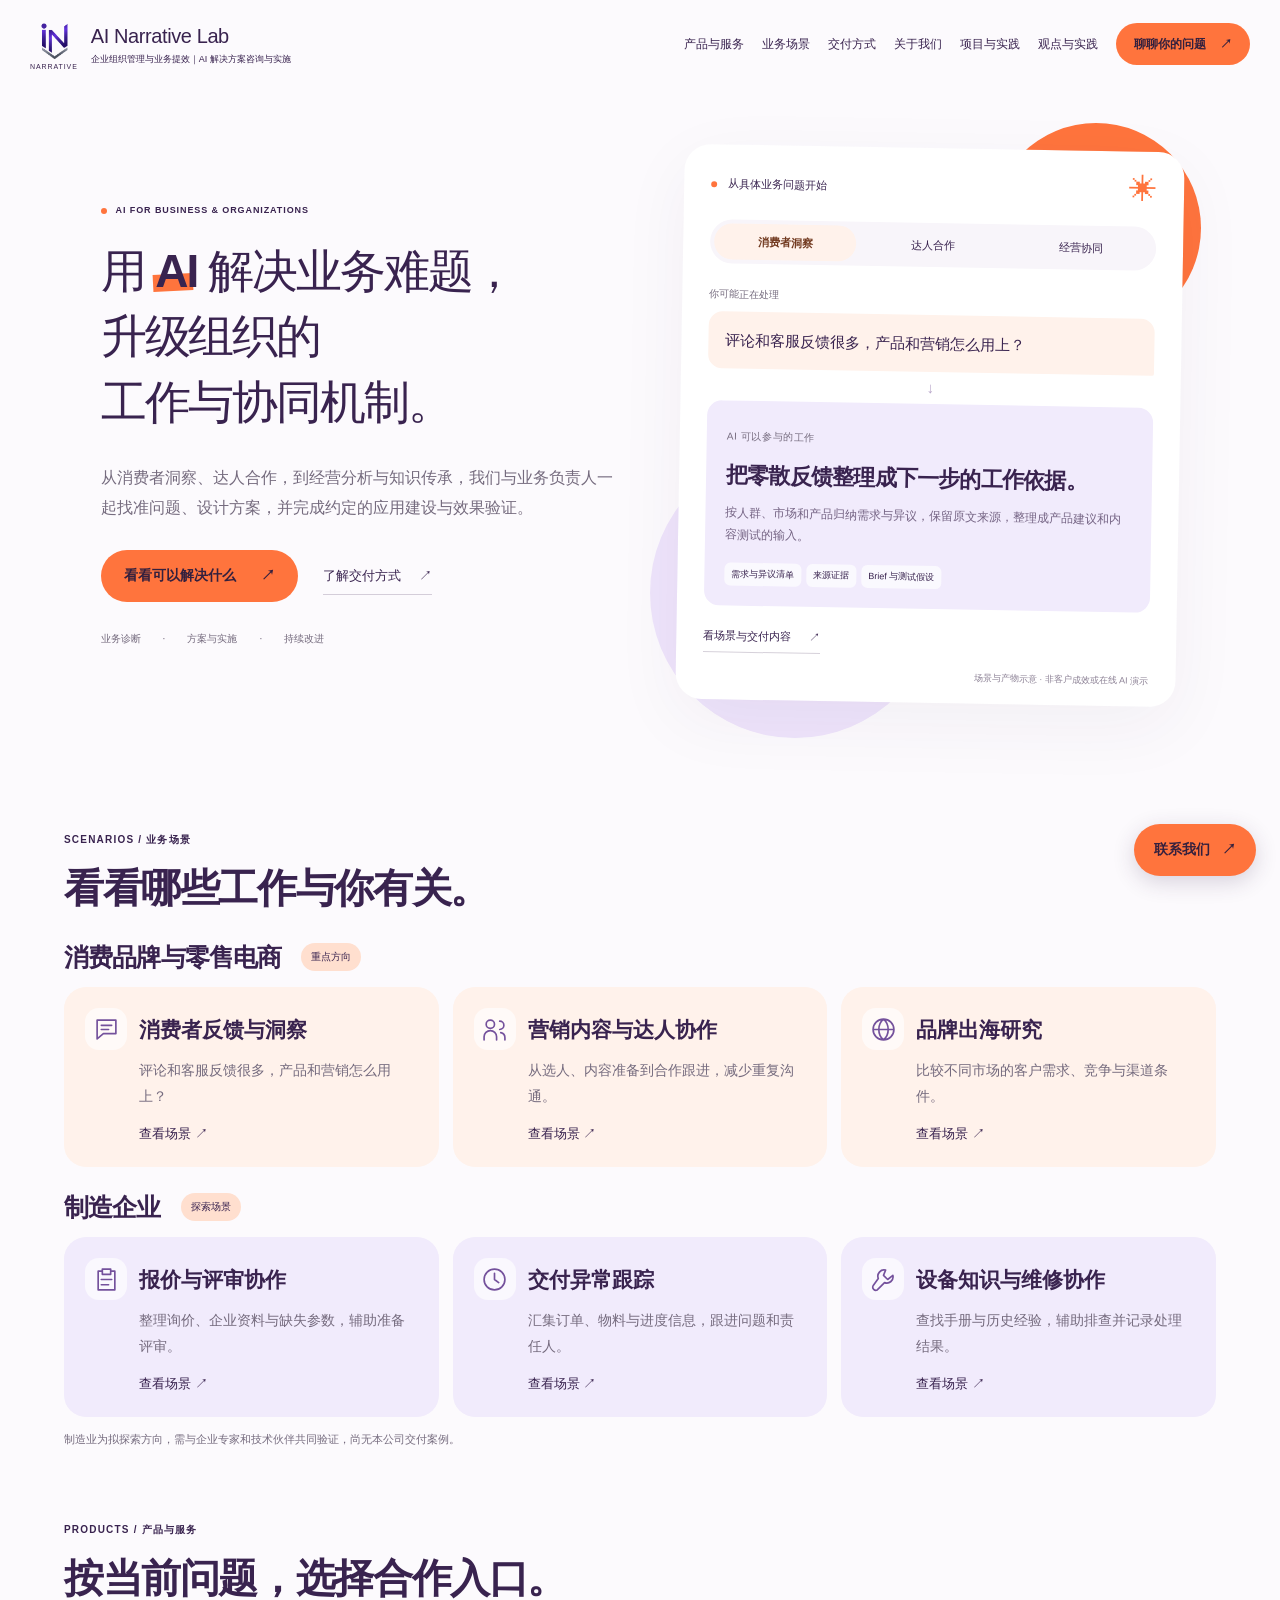
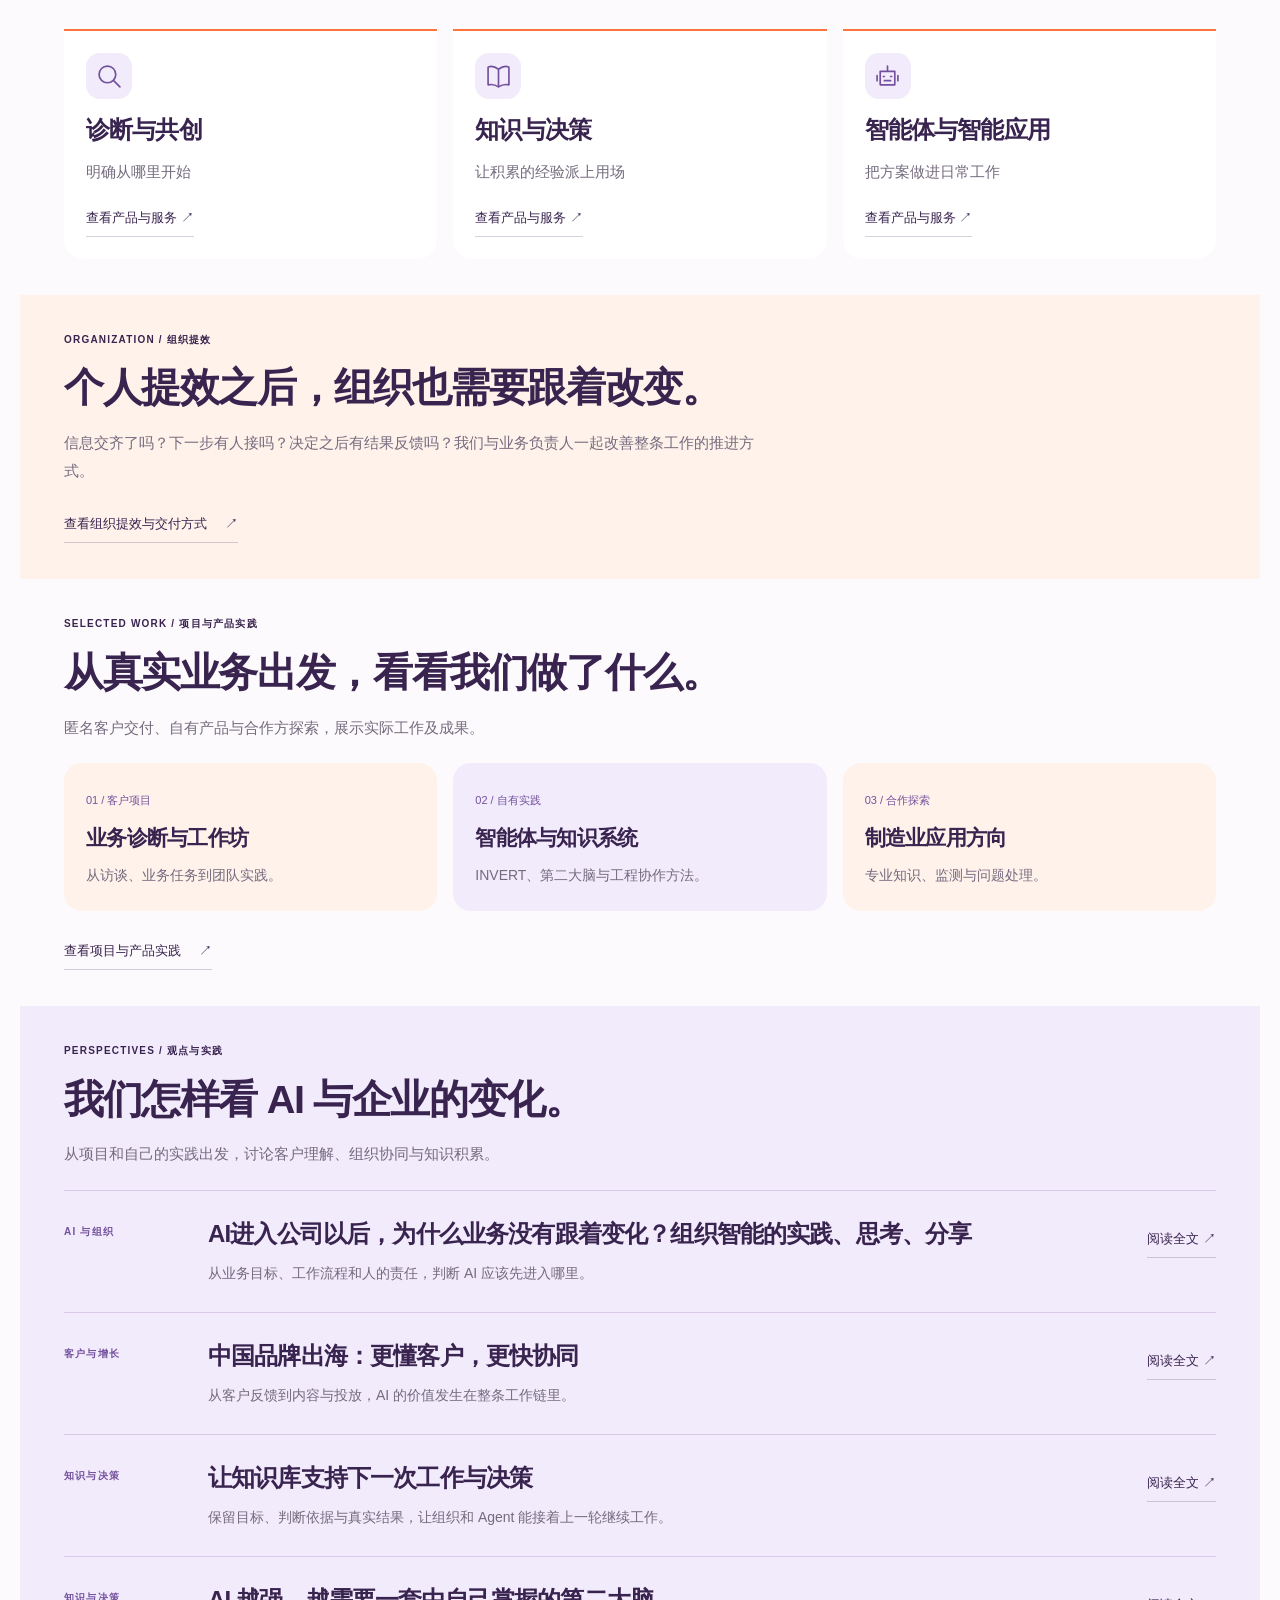
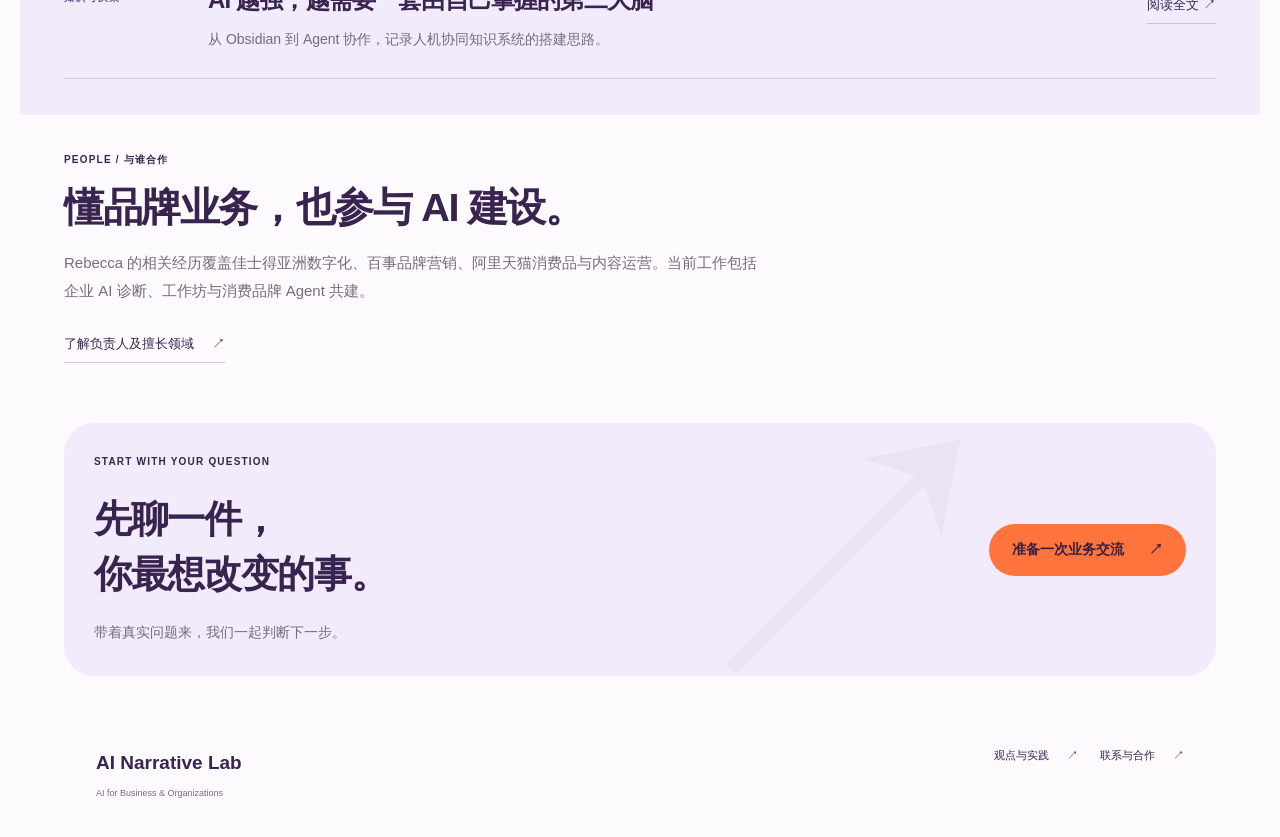
<file: index.html>
<!doctype html><html lang="zh-CN"><head><meta charset="utf-8"><meta name="viewport" content="width=device-width,initial-scale=1"><meta name="description" content="AI Narrative Lab 提供企业 AI 解决方案咨询与实施。我们深入实际工作，把专家怎样判断、团队如何协作弄清楚，再一起做出应用。项目留下的规则、知识和工作方法，可以继续由团队使用和改进。"><meta name="theme-color" content="#FCFAFD"><title>让 AI 进入真实业务 · AI Narrative Lab</title><link rel="stylesheet" href="mockup.css"><script src="site.js" defer></script></head><body data-page="index"><a href="#main" class="skip">跳到正文</a><header class="site-header"><div class="nav-inner"><a class="brand" href="index.html" aria-label="AI Narrative Lab 首页"><span class="logo-lockup"><img src="assets/narrative-symbol-preview.png" alt="" width="44" height="44"><span>NARRATIVE</span></span><span class="brand-name">AI Narrative Lab<small>企业组织管理与业务提效｜AI 解决方案咨询与实施</small></span></a><button class="menu-toggle" aria-label="打开导航" aria-expanded="false" aria-controls="site-nav"><span></span><span></span></button><nav id="site-nav" aria-label="主导航"><a href="services.html">产品与服务</a><a href="practice.html">业务场景</a><a href="approach.html">交付方式</a><a href="about.html">关于我们</a><a href="projects.html">项目与实践</a><a href="insights.html">观点与实践</a><a class="button nav-cta" href="about.html#contact">聊聊你的问题<span aria-hidden="true">↗</span></a></nav></div></header><main id="main"><section class="home-hero"><div class="hero-copy"><p class="eyebrow"><span class="status-dot"></span> AI FOR BUSINESS & ORGANIZATIONS</p><h1>用 <span class="accent-word">AI</span> 解决业务难题，<br>升级组织的<br>工作与协同机制。</h1><p class="lead">从消费者洞察、达人合作，到经营分析与知识传承，我们与业务负责人一起找准问题、设计方案，并完成约定的应用建设与效果验证。</p><div class="hero-actions"><a class="button" href="practice.html">看看可以解决什么<span aria-hidden="true">↗</span></a><a class="text-link" href="approach.html">了解交付方式<span aria-hidden="true">↗</span></a></div><div class="hero-principles"><span>业务诊断</span><span>方案与实施</span><span>持续改进</span></div></div><div class="demo-wrap"><div class="orbit orange" aria-hidden="true"></div><div class="orbit purple" aria-hidden="true"></div><div class="work-demo"><div class="demo-top"><span><i class="status-dot"></i> 从具体业务问题开始</span><span class="demo-icon" aria-hidden="true">✳</span></div><div class="tab-system" data-tabs id="scenarios"><div class="tab-list" role="tablist" aria-label="选择业务场景"><button type="button" role="tab" id="scenarios-tab-0" aria-controls="scenarios-panel-0" aria-selected="true" tabindex="0"><span class="tab-index">01</span>消费者洞察</button><button type="button" role="tab" id="scenarios-tab-1" aria-controls="scenarios-panel-1" aria-selected="false" tabindex="-1"><span class="tab-index">02</span>达人合作</button><button type="button" role="tab" id="scenarios-tab-2" aria-controls="scenarios-panel-2" aria-selected="false" tabindex="-1"><span class="tab-index">03</span>经营协同</button></div><div class="tab-panel" role="tabpanel" id="scenarios-panel-0" aria-labelledby="scenarios-tab-0" tabindex="0"><div class="example-content"><p class="question-label">你可能正在处理</p><p class="question-bubble">评论和客服反馈很多，产品和营销怎么用上？</p><div class="thread-line" aria-hidden="true">↓</div><div class="thinking-card"><span class="tiny-label">AI 可以参与的工作</span><h3>把零散反馈整理成下一步的工作依据。</h3><p>按人群、市场和产品归纳需求与异议，保留原文来源，整理成产品建议和内容测试的输入。</p><div class="chips"><span>需求与异议清单</span><span>来源证据</span><span>Brief 与测试假设</span></div></div><a class="text-link" href="practice.html#research-judgement">看场景与交付内容<span aria-hidden="true">↗</span></a></div></div><div class="tab-panel" role="tabpanel" id="scenarios-panel-1" aria-labelledby="scenarios-tab-1" tabindex="0"><div class="example-content"><p class="question-label">你可能正在处理</p><p class="question-bubble">达人名单很多，谁值得合作，后续怎么跟？</p><div class="thread-line" aria-hidden="true">↓</div><div class="thinking-card"><span class="tiny-label">AI 可以参与的工作</span><h3>把选人、沟通、跟进和复盘接起来。</h3><p>结合产品目标与达人信息解释推荐理由，准备沟通草稿，记录合作进展，用结果校准下一轮筛选。</p><div class="chips"><span>有理由的候选名单</span><span>合作跟进记录</span><span>筛选与复盘规则</span></div></div><a class="text-link" href="practice.html#product-judgement">看场景与交付内容<span aria-hidden="true">↗</span></a></div></div><div class="tab-panel" role="tabpanel" id="scenarios-panel-2" aria-labelledby="scenarios-tab-2" tabindex="0"><div class="example-content"><p class="question-label">你可能正在处理</p><p class="question-bubble">每次复盘，都要重新找数据、问老员工？</p><div class="thread-line" aria-hidden="true">↓</div><div class="thinking-card"><span class="tiny-label">AI 可以参与的工作</span><h3>把经营数据和业务经验放到同一份工作材料里。</h3><p>先对齐商品、客户和时间口径，再整理变化与异常、相关依据和待办，保留决定与后续反馈。</p><div class="chips"><span>经营复盘材料</span><span>异常与行动清单</span><span>规则与决策记录</span></div></div><a class="text-link" href="practice.html#business-judgement">看场景与交付内容<span aria-hidden="true">↗</span></a></div></div></div><p class="demo-caption">场景与产物示意 · 非客户成效或在线 AI 演示</p></div></div></section><section class="section" id="focus"><div class="section-head"><p class="eyebrow">SCENARIOS / 业务场景</p><h2>看看哪些工作与你有关。</h2></div><div class="industry-groups"><div class="industry-group"><div class="industry-title"><h3>消费品牌与零售电商</h3><span class="pill">重点方向</span></div><div class="scenario-tiles"><a class="scenario-tile" href="practice.html#research-judgement"><span class="line-icon" aria-hidden="true"><svg viewBox="0 0 24 24" fill="none" stroke="currentColor" stroke-width="1.6" stroke-linecap="round" stroke-linejoin="round"><path d="M3 3h18v13H9l-6 5V3Zm4 5h10M7 12h7"/></svg></span><h4>消费者反馈与洞察</h4><p>评论和客服反馈很多，产品和营销怎么用上？</p><span class="tile-action">查看场景 ↗</span></a><a class="scenario-tile" href="practice.html#product-judgement"><span class="line-icon" aria-hidden="true"><svg viewBox="0 0 24 24" fill="none" stroke="currentColor" stroke-width="1.6" stroke-linecap="round" stroke-linejoin="round"><path d="M8 11a4 4 0 1 0 0-8 4 4 0 0 0 0 8Zm-6 11v-3a6 6 0 0 1 12 0v3m3-18a4 4 0 0 1 0 8m1 3a5 5 0 0 1 4 5v2"/></svg></span><h4>营销内容与达人协作</h4><p>从选人、内容准备到合作跟进，减少重复沟通。</p><span class="tile-action">查看场景 ↗</span></a><a class="scenario-tile" href="practice.html#overseas"><span class="line-icon" aria-hidden="true"><svg viewBox="0 0 24 24" fill="none" stroke="currentColor" stroke-width="1.6" stroke-linecap="round" stroke-linejoin="round"><path d="M12 22a10 10 0 1 0 0-20 10 10 0 0 0 0 20ZM2 12h20M12 2c-6 5-6 15 0 20 6-5 6-15 0-20Z"/></svg></span><h4>品牌出海研究</h4><p>比较不同市场的客户需求、竞争与渠道条件。</p><span class="tile-action">查看场景 ↗</span></a></div></div><div class="industry-group"><div class="industry-title"><h3>制造企业</h3><span class="pill">探索场景</span></div><div class="scenario-tiles"><a class="scenario-tile" href="practice.html#factory-quote"><span class="line-icon" aria-hidden="true"><svg viewBox="0 0 24 24" fill="none" stroke="currentColor" stroke-width="1.6" stroke-linecap="round" stroke-linejoin="round"><path d="M8 4H4v18h16V4h-4M8 2h8v5H8V2Zm-1 10h10M7 17h7"/></svg></span><h4>报价与评审协作</h4><p>整理询价、企业资料与缺失参数，辅助准备评审。</p><span class="tile-action">查看场景 ↗</span></a><a class="scenario-tile" href="practice.html#factory-delivery"><span class="line-icon" aria-hidden="true"><svg viewBox="0 0 24 24" fill="none" stroke="currentColor" stroke-width="1.6" stroke-linecap="round" stroke-linejoin="round"><path d="M12 22a10 10 0 1 0 0-20 10 10 0 0 0 0 20Zm0-16v6l4 3"/></svg></span><h4>交付异常跟踪</h4><p>汇集订单、物料与进度信息，跟进问题和责任人。</p><span class="tile-action">查看场景 ↗</span></a><a class="scenario-tile" href="practice.html#factory-knowledge"><span class="line-icon" aria-hidden="true"><svg viewBox="0 0 24 24" fill="none" stroke="currentColor" stroke-width="1.6" stroke-linecap="round" stroke-linejoin="round"><path d="M14 3a6 6 0 0 0-7 8L2 18a3 3 0 0 0 4 4l7-7a6 6 0 0 0 8-7l-5 4-4-4 2-5Z"/></svg></span><h4>设备知识与维修协作</h4><p>查找手册与历史经验，辅助排查并记录处理结果。</p><span class="tile-action">查看场景 ↗</span></a></div><p class="section-caption">制造业为拟探索方向，需与企业专家和技术伙伴共同验证，尚无本公司交付案例。</p></div></div></section><section class="section home-products" id="entry"><div class="section-head"><p class="eyebrow">PRODUCTS / 产品与服务</p><h2>按当前问题，选择合作入口。</h2></div><div class="home-product-grid"><a href="services.html#products"><span class="line-icon" aria-hidden="true"><svg viewBox="0 0 24 24" fill="none" stroke="currentColor" stroke-width="1.6" stroke-linecap="round" stroke-linejoin="round"><path d="M10 18a8 8 0 1 0 0-16 8 8 0 0 0 0 16Zm6-2 6 6"/></svg></span><h3>诊断与共创</h3><p>明确从哪里开始</p><span class="text-link">查看产品与服务 ↗</span></a><a href="services.html#products"><span class="line-icon" aria-hidden="true"><svg viewBox="0 0 24 24" fill="none" stroke="currentColor" stroke-width="1.6" stroke-linecap="round" stroke-linejoin="round"><path d="M12 5C8 2 4 2 2 3v17c4-1 7 0 10 2m0-17c4-3 8-3 10-2v17c-4-1-7 0-10 2V5Z"/></svg></span><h3>知识与决策</h3><p>让积累的经验派上用场</p><span class="text-link">查看产品与服务 ↗</span></a><a href="services.html#products"><span class="line-icon" aria-hidden="true"><svg viewBox="0 0 24 24" fill="none" stroke="currentColor" stroke-width="1.6" stroke-linecap="round" stroke-linejoin="round"><path d="M5 7h14v13H5V7Zm7-5v5M2 11v5m20-5v5M8 12h1m6 0h1m-7 4h6"/></svg></span><h3>智能体与智能应用</h3><p>把方案做进日常工作</p><span class="text-link">查看产品与服务 ↗</span></a></div></section><section class="section organization-intro"><div class="section-head"><p class="eyebrow">ORGANIZATION / 组织提效</p><h2>个人提效之后，组织也需要跟着改变。</h2><p>信息交齐了吗？下一步有人接吗？决定之后有结果反馈吗？我们与业务负责人一起改善整条工作的推进方式。</p></div><a class="text-link" href="approach.html">查看组织提效与交付方式<span aria-hidden="true">↗</span></a></section><section class="section project-preview"><div class="section-head"><p class="eyebrow">SELECTED WORK / 项目与产品实践</p><h2>从真实业务出发，看看我们做了什么。</h2><p>匿名客户交付、自有产品与合作方探索，展示实际工作及成果。</p></div><div class="project-entries"><a href="projects.html"><span>01 / 客户项目</span><h3>业务诊断与工作坊</h3><p>从访谈、业务任务到团队实践。</p></a><a href="projects.html"><span>02 / 自有实践</span><h3>智能体与知识系统</h3><p>INVERT、第二大脑与工程协作方法。</p></a><a href="projects.html"><span>03 / 合作探索</span><h3>制造业应用方向</h3><p>专业知识、监测与问题处理。</p></a></div><a class="text-link" href="projects.html">查看项目与产品实践<span aria-hidden="true">↗</span></a></section><section class="section knowledge-preview"><div class="section-head"><p class="eyebrow">PERSPECTIVES / 观点与实践</p><h2>我们怎样看 AI 与企业的变化。</h2><p>从项目和自己的实践出发，讨论客户理解、组织协同与知识积累。</p></div><div class="insight-grid"><a class="insight-card" href="insight-ai-organization.html"><span class="eyebrow">AI 与组织</span><div class="insight-copy"><h3>AI进入公司以后，为什么业务没有跟着变化？组织智能的实践、思考、分享</h3><p>从业务目标、工作流程和人的责任，判断 AI 应该先进入哪里。</p></div><span class="text-link">阅读全文 ↗</span></a><a class="insight-card" href="insight-customer-and-growth.html"><span class="eyebrow">客户与增长</span><div class="insight-copy"><h3>中国品牌出海：更懂客户，更快协同</h3><p>从客户反馈到内容与投放，AI 的价值发生在整条工作链里。</p></div><span class="text-link">阅读全文 ↗</span></a><a class="insight-card" href="insight-organizational-memory.html"><span class="eyebrow">知识与决策</span><div class="insight-copy"><h3>让知识库支持下一次工作与决策</h3><p>保留目标、判断依据与真实结果，让组织和 Agent 能接着上一轮继续工作。</p></div><span class="text-link">阅读全文 ↗</span></a><a class="insight-card" href="insight-second-brain.html"><span class="eyebrow">知识与决策</span><div class="insight-copy"><h3>AI 越强，越需要一套由自己掌握的第二大脑</h3><p>从 Obsidian 到 Agent 协作，记录人机协同知识系统的搭建思路。</p></div><span class="text-link">阅读全文 ↗</span></a></div></section><section class="section founder-short"><div><div class="section-head"><p class="eyebrow">PEOPLE / 与谁合作</p><h2>懂品牌业务，也参与 AI 建设。</h2><p>Rebecca 的相关经历覆盖佳士得亚洲数字化、百事品牌营销、阿里天猫消费品与内容运营。当前工作包括企业 AI 诊断、工作坊与消费品牌 Agent 共建。</p></div><a class="text-link" href="about.html">了解负责人及擅长领域<span aria-hidden="true">↗</span></a></div></section><section class="closing"><div><p class="eyebrow">START WITH YOUR QUESTION</p><h2>先聊一件，<br>你最想改变的事。</h2><p>带着真实问题来，我们一起判断下一步。</p></div><a class="button" href="about.html#contact">准备一次业务交流<span aria-hidden="true">↗</span></a><span class="closing-mark" aria-hidden="true">↗</span></section></main><footer><div><a class="footer-brand" href="index.html">AI Narrative Lab</a><p>AI for Business & Organizations</p></div><div class="footer-links"><a class="text-link" href="insights.html">观点与实践<span aria-hidden="true">↗</span></a><a class="text-link" href="about.html#contact">联系与合作<span aria-hidden="true">↗</span></a></div></footer><a class="floating-contact" href="about.html#contact">联系我们 <span aria-hidden="true">↗</span></a><button class="to-top" aria-label="回到顶部" hidden>↑</button></body></html>
</file>
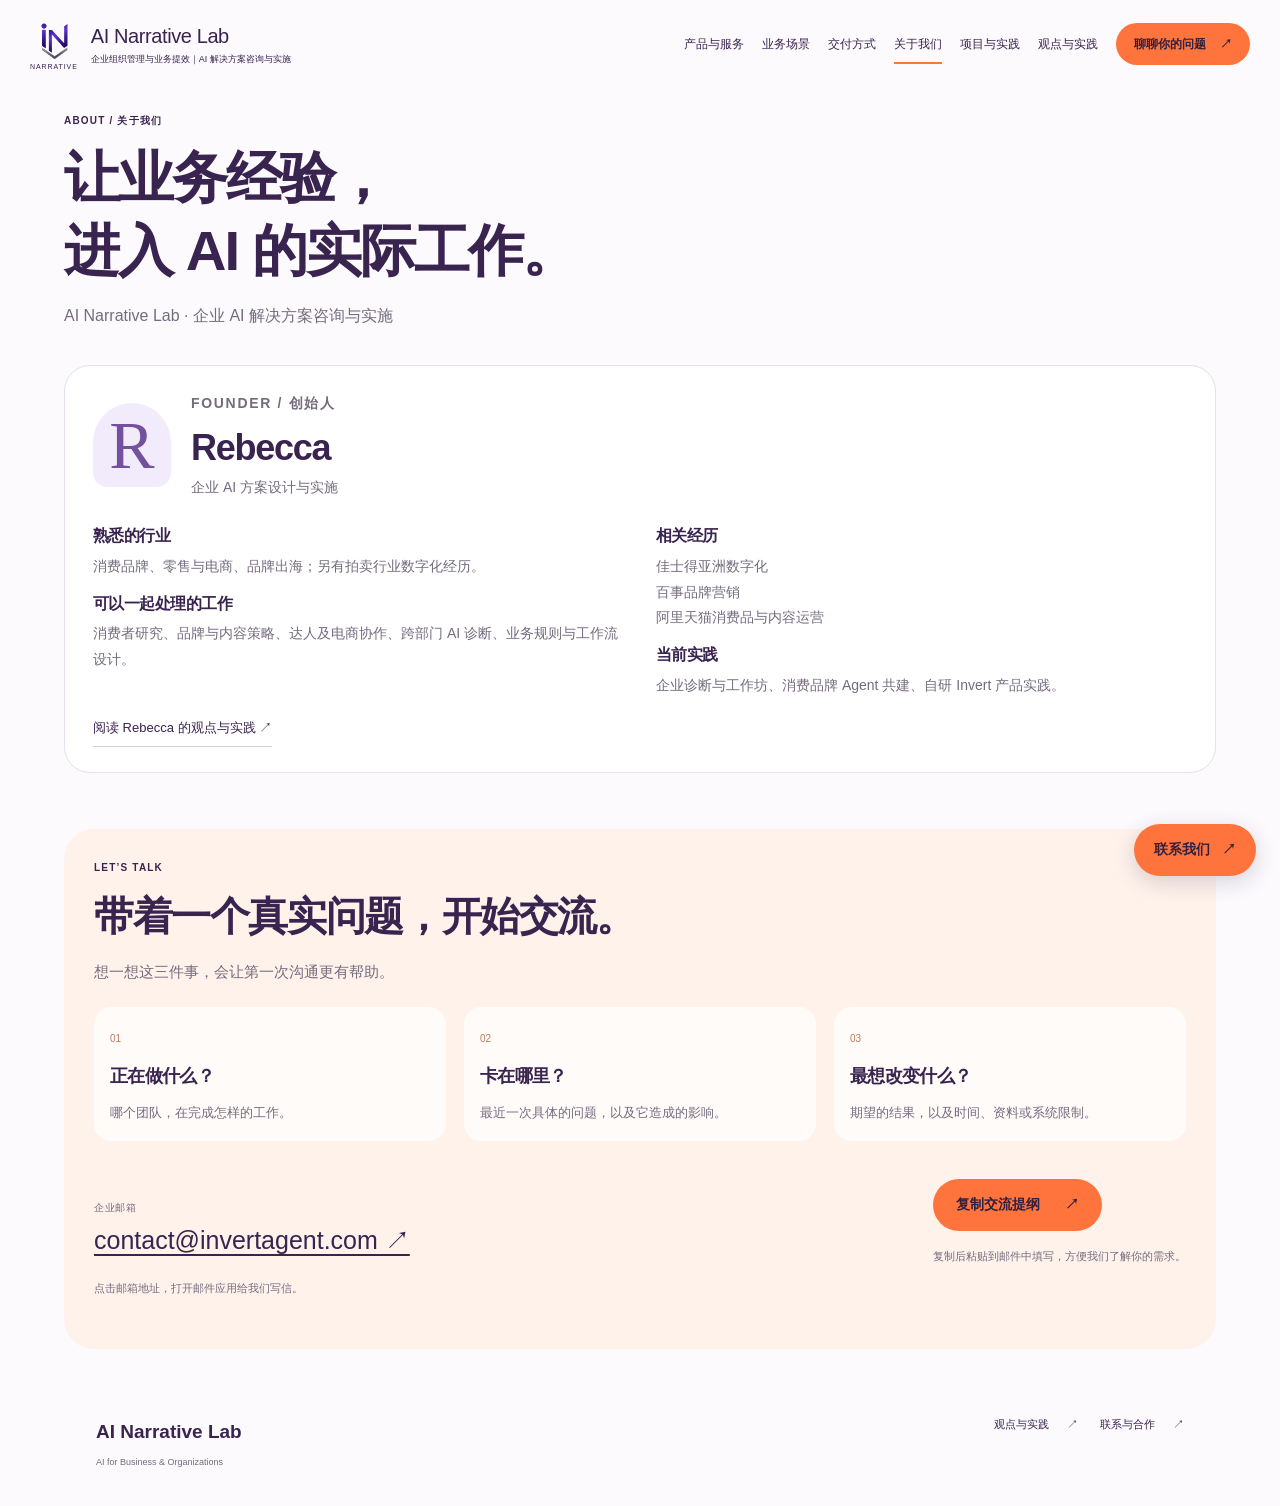
<file: about.html>
<!doctype html><html lang="zh-CN"><head><meta charset="utf-8"><meta name="viewport" content="width=device-width,initial-scale=1"><meta name="description" content="AI Narrative Lab 关注企业如何把 AI 用到真实业务中。我们提供咨询与实施，从问题判断、团队能力和知识资产出发，推进适合当前条件的应用建设。"><meta name="theme-color" content="#FCFAFD"><title>关于 AI Narrative Lab · AI Narrative Lab</title><link rel="stylesheet" href="mockup.css"><script src="site.js" defer></script></head><body data-page="about"><a href="#main" class="skip">跳到正文</a><header class="site-header"><div class="nav-inner"><a class="brand" href="index.html" aria-label="AI Narrative Lab 首页"><span class="logo-lockup"><img src="assets/narrative-symbol-preview.png" alt="" width="44" height="44"><span>NARRATIVE</span></span><span class="brand-name">AI Narrative Lab<small>企业组织管理与业务提效｜AI 解决方案咨询与实施</small></span></a><button class="menu-toggle" aria-label="打开导航" aria-expanded="false" aria-controls="site-nav"><span></span><span></span></button><nav id="site-nav" aria-label="主导航"><a href="services.html">产品与服务</a><a href="practice.html">业务场景</a><a href="approach.html">交付方式</a><a href="about.html" aria-current="page">关于我们</a><a href="projects.html">项目与实践</a><a href="insights.html">观点与实践</a><a class="button nav-cta" href="about.html#contact">聊聊你的问题<span aria-hidden="true">↗</span></a></nav></div></header><main id="main"><section class="inner-hero"><p class="eyebrow">ABOUT / 关于我们</p><h1>让业务经验，<br>进入 AI 的实际工作。</h1><p>AI Narrative Lab · 企业 AI 解决方案咨询与实施</p></section><section class="section people-section"><article class="person-card"><div class="person-heading"><div class="person-initial" aria-hidden="true">R</div><div><p class="eyebrow">FOUNDER / 创始人</p><h2>Rebecca</h2><p>企业 AI 方案设计与实施</p></div></div><div class="person-columns"><div><h3>熟悉的行业</h3><p>消费品牌、零售与电商、品牌出海；另有拍卖行业数字化经历。</p><h3>可以一起处理的工作</h3><p>消费者研究、品牌与内容策略、达人及电商协作、跨部门 AI 诊断、业务规则与工作流设计。</p></div><div><h3>相关经历</h3><p>佳士得亚洲数字化<br>百事品牌营销<br>阿里天猫消费品与内容运营</p><h3>当前实践</h3><p>企业诊断与工作坊、消费品牌 Agent 共建、自研 Invert 产品实践。</p></div></div><a class="text-link" href="insights.html">阅读 Rebecca 的观点与实践 ↗</a></article></section><section class="section contact" id="contact"><div class="section-head"><p class="eyebrow">LET’S TALK</p><h2>带着一个真实问题，开始交流。</h2><p>想一想这三件事，会让第一次沟通更有帮助。</p></div><div class="contact-prompts"><div><span>01</span><h3>正在做什么？</h3><p>哪个团队，在完成怎样的工作。</p></div><div><span>02</span><h3>卡在哪里？</h3><p>最近一次具体的问题，以及它造成的影响。</p></div><div><span>03</span><h3>最想改变什么？</h3><p>期望的结果，以及时间、资料或系统限制。</p></div></div><div class="contact-bottom"><div><p class="tiny-label">企业邮箱</p><a class="contact-email" href="mailto:contact@invertagent.com">contact@invertagent.com ↗</a><p class="footnote">点击邮箱地址，打开邮件应用给我们写信。</p></div><div><button type="button" class="button" data-copy-brief>复制交流提纲 <span aria-hidden="true">↗</span></button><p class="footnote">复制后粘贴到邮件中填写，方便我们了解你的需求。</p><p class="copy-status" role="status" aria-live="polite"></p></div></div></section></main><footer><div><a class="footer-brand" href="index.html">AI Narrative Lab</a><p>AI for Business & Organizations</p></div><div class="footer-links"><a class="text-link" href="insights.html">观点与实践<span aria-hidden="true">↗</span></a><a class="text-link" href="about.html#contact">联系与合作<span aria-hidden="true">↗</span></a></div></footer><a class="floating-contact" href="about.html#contact">联系我们 <span aria-hidden="true">↗</span></a><button class="to-top" aria-label="回到顶部" hidden>↑</button></body></html>
</file>
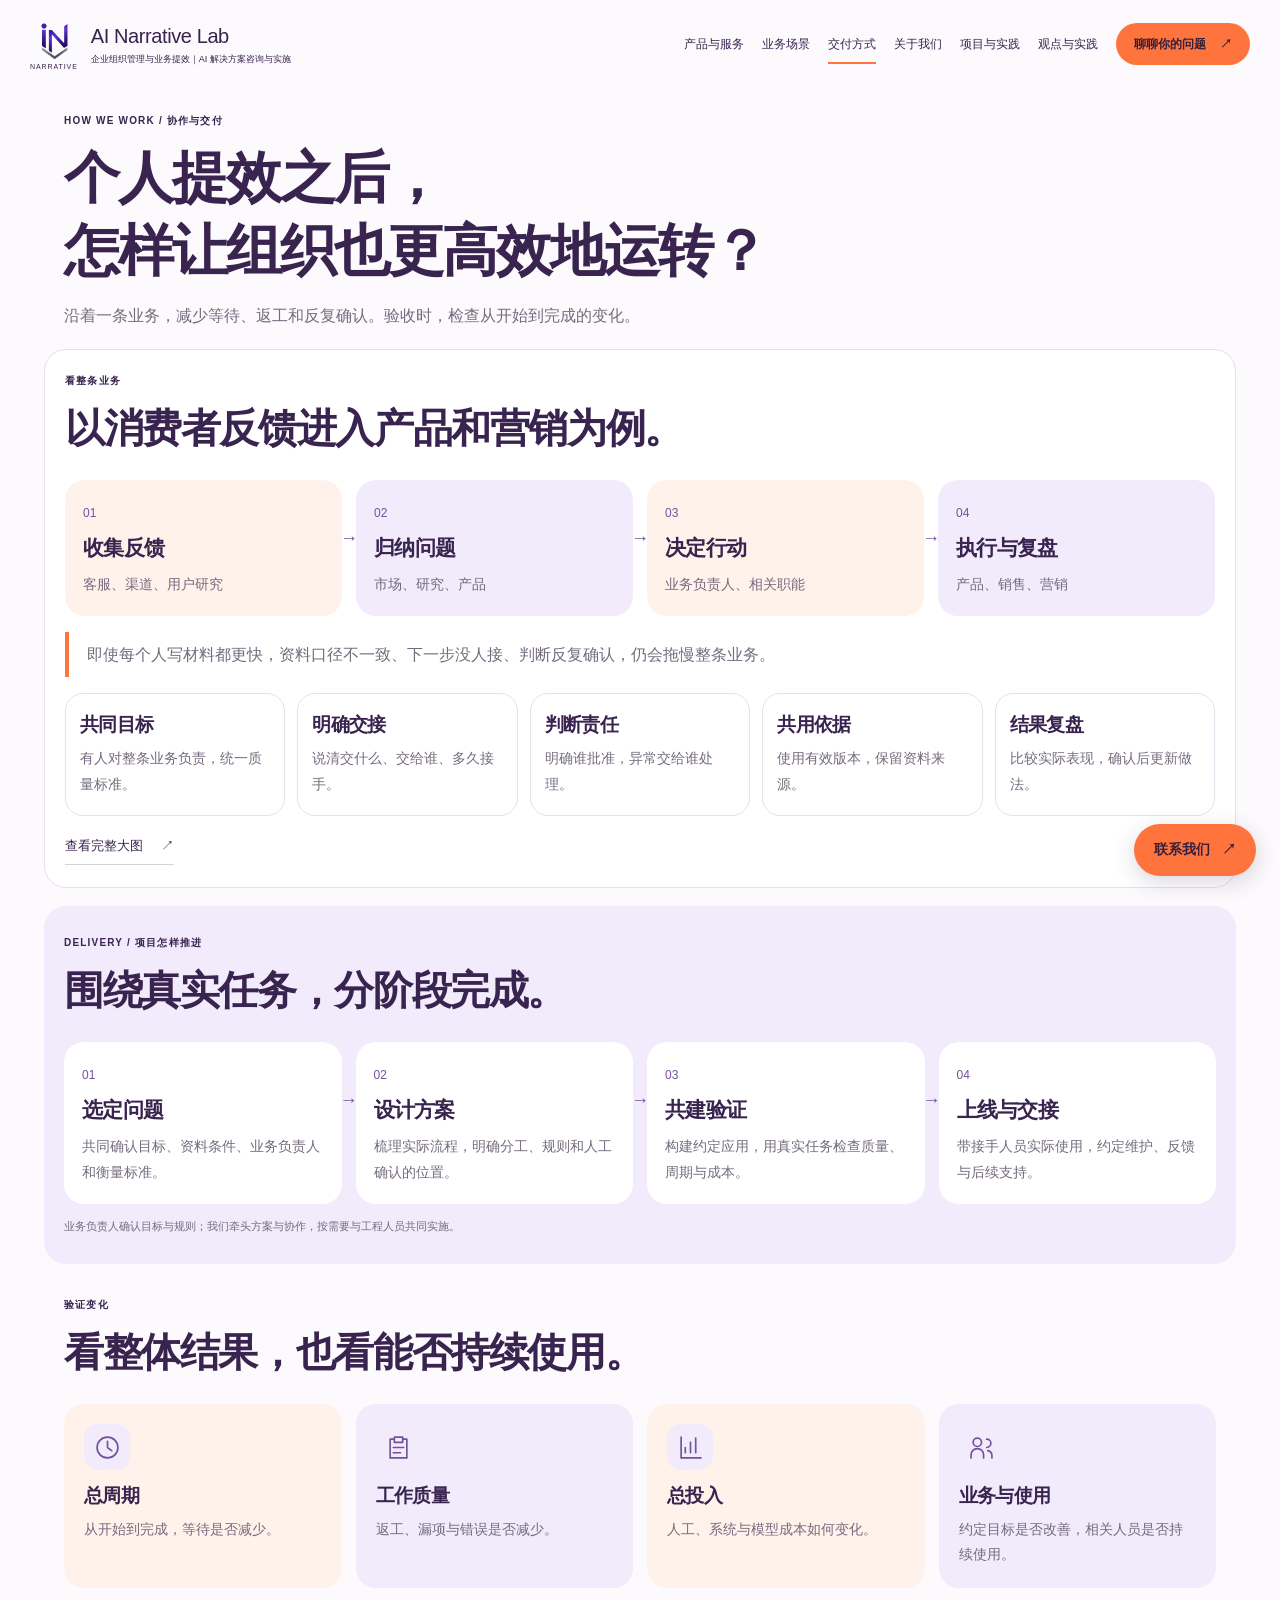
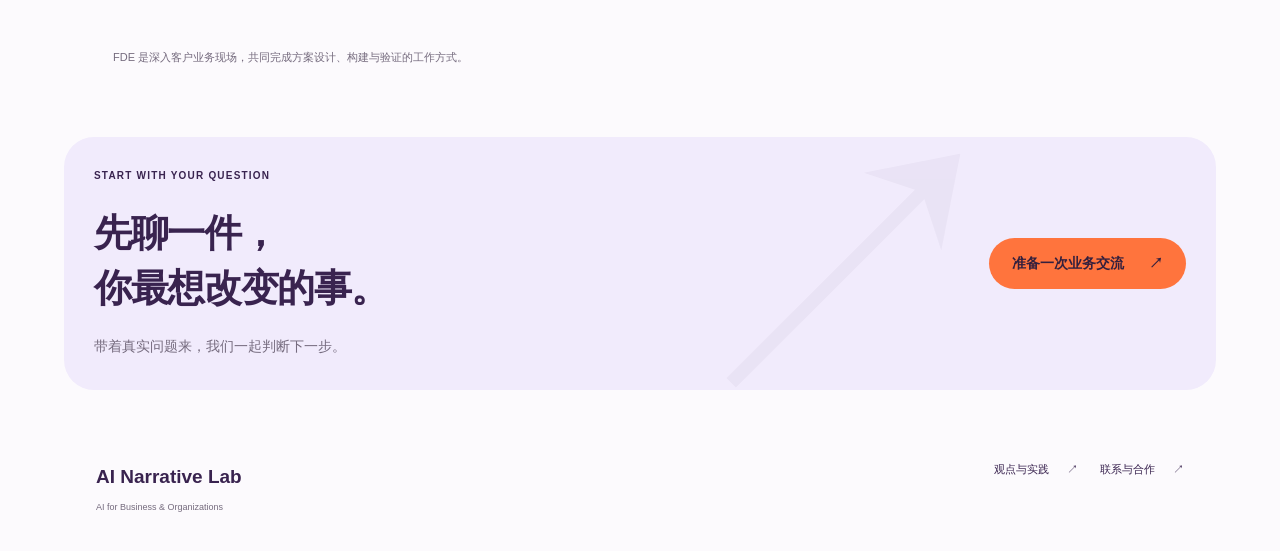
<file: approach.html>
<!doctype html><html lang="zh-CN"><head><meta charset="utf-8"><meta name="viewport" content="width=device-width,initial-scale=1"><meta name="description" content="客户带来真实业务知识，我们主动追问、整理并参与构建。工程工作按任务组织，业务判断、访问授权、验收和长期接手都落实到人。"><meta name="theme-color" content="#FCFAFD"><title>交付方法与责任 · AI Narrative Lab</title><link rel="stylesheet" href="mockup.css"><script src="site.js" defer></script></head><body data-page="approach"><a href="#main" class="skip">跳到正文</a><header class="site-header"><div class="nav-inner"><a class="brand" href="index.html" aria-label="AI Narrative Lab 首页"><span class="logo-lockup"><img src="assets/narrative-symbol-preview.png" alt="" width="44" height="44"><span>NARRATIVE</span></span><span class="brand-name">AI Narrative Lab<small>企业组织管理与业务提效｜AI 解决方案咨询与实施</small></span></a><button class="menu-toggle" aria-label="打开导航" aria-expanded="false" aria-controls="site-nav"><span></span><span></span></button><nav id="site-nav" aria-label="主导航"><a href="services.html">产品与服务</a><a href="practice.html">业务场景</a><a href="approach.html" aria-current="page">交付方式</a><a href="about.html">关于我们</a><a href="projects.html">项目与实践</a><a href="insights.html">观点与实践</a><a class="button nav-cta" href="about.html#contact">聊聊你的问题<span aria-hidden="true">↗</span></a></nav></div></header><main id="main"><section class="inner-hero"><p class="eyebrow">HOW WE WORK / 协作与交付</p><h1>个人提效之后，<br>怎样让组织也更高效地运转？</h1><p>沿着一条业务，减少等待、返工和反复确认。验收时，检查从开始到完成的变化。</p></section><section class="section compact-top structure-panel" id="organization-effectiveness"><div class="section-head"><p class="eyebrow">看整条业务</p><h2>以消费者反馈进入产品和营销为例。</h2></div><ol class="visible-steps "><li><span class="step-no">01</span><h3>收集反馈</h3><p>客服、渠道、用户研究</p></li><li><span class="step-no">02</span><h3>归纳问题</h3><p>市场、研究、产品</p></li><li><span class="step-no">03</span><h3>决定行动</h3><p>业务负责人、相关职能</p></li><li><span class="step-no">04</span><h3>执行与复盘</h3><p>产品、销售、营销</p></li></ol><div class="bottleneck-note">即使每个人写材料都更快，资料口径不一致、下一步没人接、判断反复确认，仍会拖慢整条业务。</div><div class="mechanism-grid"><article><h3>共同目标</h3><p>有人对整条业务负责，统一质量标准。</p></article><article><h3>明确交接</h3><p>说清交什么、交给谁、多久接手。</p></article><article><h3>判断责任</h3><p>明确谁批准，异常交给谁处理。</p></article><article><h3>共用依据</h3><p>使用有效版本，保留资料来源。</p></article><article><h3>结果复盘</h3><p>比较实际表现，确认后更新做法。</p></article></div><div class="map-actions"><a class="text-link" href="assets/organization-map.svg">查看完整大图<span aria-hidden="true">↗</span></a></div></section><section class="section delivery-section" id="delivery-map"><div class="section-head"><p class="eyebrow">DELIVERY / 项目怎样推进</p><h2>围绕真实任务，分阶段完成。</h2></div><ol class="visible-steps "><li><span class="step-no">01</span><h3>选定问题</h3><p>共同确认目标、资料条件、业务负责人和衡量标准。</p></li><li><span class="step-no">02</span><h3>设计方案</h3><p>梳理实际流程，明确分工、规则和人工确认的位置。</p></li><li><span class="step-no">03</span><h3>共建验证</h3><p>构建约定应用，用真实任务检查质量、周期与成本。</p></li><li><span class="step-no">04</span><h3>上线与交接</h3><p>带接手人员实际使用，约定维护、反馈与后续支持。</p></li></ol><p class="section-caption">业务负责人确认目标与规则；我们牵头方案与协作，按需要与工程人员共同实施。</p></section><section class="section compact-top"><div class="section-head"><p class="eyebrow">验证变化</p><h2>看整体结果，也看能否持续使用。</h2></div><div class="support-grid"><article><span class="line-icon" aria-hidden="true"><svg viewBox="0 0 24 24" fill="none" stroke="currentColor" stroke-width="1.6" stroke-linecap="round" stroke-linejoin="round"><path d="M12 22a10 10 0 1 0 0-20 10 10 0 0 0 0 20Zm0-16v6l4 3"/></svg></span><h3>总周期</h3><p>从开始到完成，等待是否减少。</p></article><article><span class="line-icon" aria-hidden="true"><svg viewBox="0 0 24 24" fill="none" stroke="currentColor" stroke-width="1.6" stroke-linecap="round" stroke-linejoin="round"><path d="M8 4H4v18h16V4h-4M8 2h8v5H8V2Zm-1 10h10M7 17h7"/></svg></span><h3>工作质量</h3><p>返工、漏项与错误是否减少。</p></article><article><span class="line-icon" aria-hidden="true"><svg viewBox="0 0 24 24" fill="none" stroke="currentColor" stroke-width="1.6" stroke-linecap="round" stroke-linejoin="round"><path d="M3 2v20h19M7 17v-5m5 5V7m5 10V3"/></svg></span><h3>总投入</h3><p>人工、系统与模型成本如何变化。</p></article><article><span class="line-icon" aria-hidden="true"><svg viewBox="0 0 24 24" fill="none" stroke="currentColor" stroke-width="1.6" stroke-linecap="round" stroke-linejoin="round"><path d="M8 11a4 4 0 1 0 0-8 4 4 0 0 0 0 8Zm-6 11v-3a6 6 0 0 1 12 0v3m3-18a4 4 0 0 1 0 8m1 3a5 5 0 0 1 4 5v2"/></svg></span><h3>业务与使用</h3><p>约定目标是否改善，相关人员是否持续使用。</p></article></div></section><aside class="fde-note">FDE 是深入客户业务现场，共同完成方案设计、构建与验证的工作方式。</aside><section class="closing"><div><p class="eyebrow">START WITH YOUR QUESTION</p><h2>先聊一件，<br>你最想改变的事。</h2><p>带着真实问题来，我们一起判断下一步。</p></div><a class="button" href="about.html#contact">准备一次业务交流<span aria-hidden="true">↗</span></a><span class="closing-mark" aria-hidden="true">↗</span></section></main><footer><div><a class="footer-brand" href="index.html">AI Narrative Lab</a><p>AI for Business & Organizations</p></div><div class="footer-links"><a class="text-link" href="insights.html">观点与实践<span aria-hidden="true">↗</span></a><a class="text-link" href="about.html#contact">联系与合作<span aria-hidden="true">↗</span></a></div></footer><a class="floating-contact" href="about.html#contact">联系我们 <span aria-hidden="true">↗</span></a><button class="to-top" aria-label="回到顶部" hidden>↑</button></body></html>
</file>
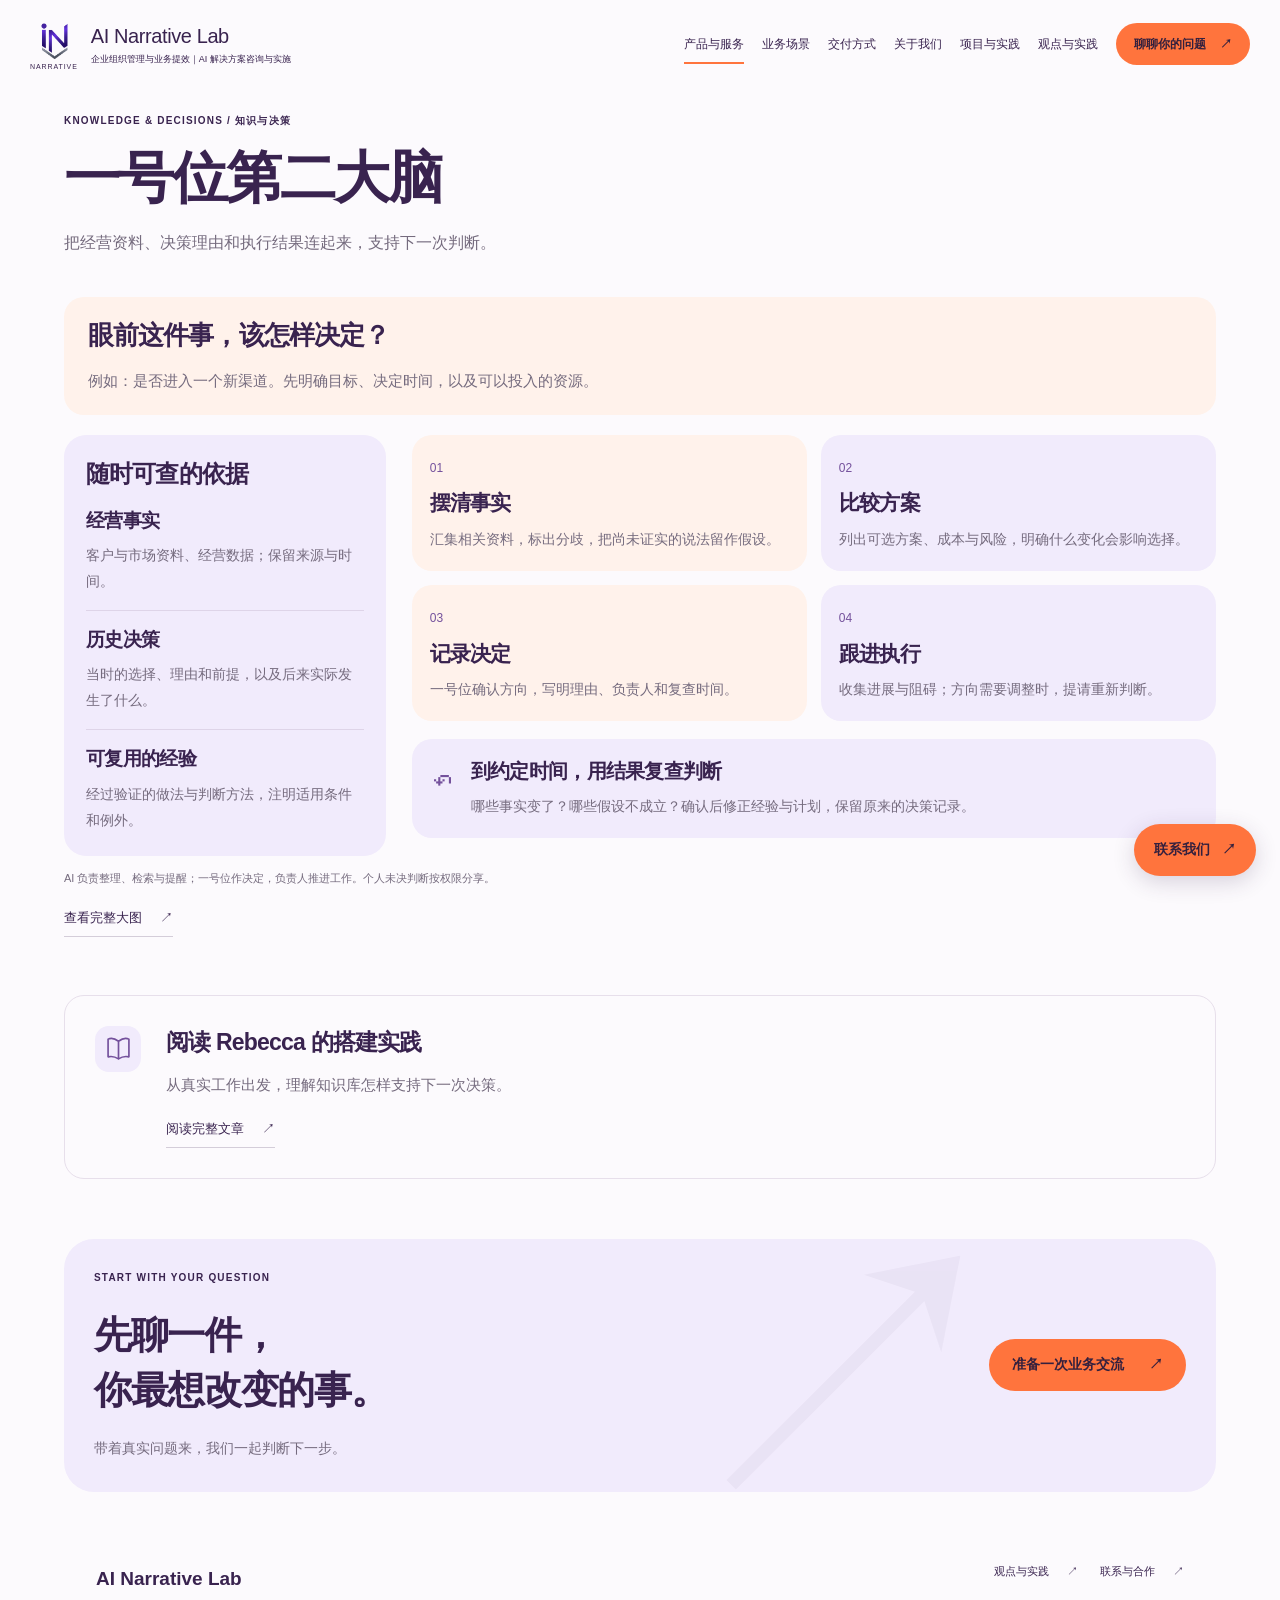
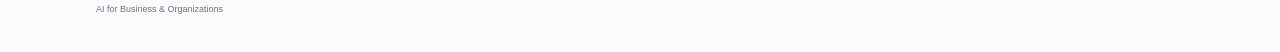
<file: executive.html>
<!doctype html><html lang="zh-CN"><head><meta charset="utf-8"><meta name="viewport" content="width=device-width,initial-scale=1"><title>一号位第二大脑 · AI Narrative Lab</title><link rel="stylesheet" href="mockup.css"><script src="site.js" defer></script></head><body><a href="#main" class="skip">跳到正文</a><header class="site-header"><div class="nav-inner"><a class="brand" href="index.html" aria-label="AI Narrative Lab 首页"><span class="logo-lockup"><img src="assets/narrative-symbol-preview.png" alt="" width="44" height="44"><span>NARRATIVE</span></span><span class="brand-name">AI Narrative Lab<small>企业组织管理与业务提效｜AI 解决方案咨询与实施</small></span></a><button class="menu-toggle" aria-label="打开导航" aria-expanded="false" aria-controls="site-nav"><span></span><span></span></button><nav id="site-nav" aria-label="主导航"><a href="services.html" aria-current="page">产品与服务</a><a href="practice.html">业务场景</a><a href="approach.html">交付方式</a><a href="about.html">关于我们</a><a href="projects.html">项目与实践</a><a href="insights.html">观点与实践</a><a class="button nav-cta" href="about.html#contact">聊聊你的问题<span aria-hidden="true">↗</span></a></nav></div></header><main id="main"><section class="inner-hero"><p class="eyebrow">KNOWLEDGE &amp; DECISIONS / 知识与决策</p><h1>一号位第二大脑</h1><p>把经营资料、决策理由和执行结果连起来，支持下一次判断。</p></section><section class="section compact-top"><div class="question-banner"><h2>眼前这件事，该怎样决定？</h2><p>例如：是否进入一个新渠道。先明确目标、决定时间，以及可以投入的资源。</p></div><div class="decision-layout"><aside class="memory-bank"><h2>随时可查的依据</h2><div><h3>经营事实</h3><p>客户与市场资料、经营数据；保留来源与时间。</p></div><div><h3>历史决策</h3><p>当时的选择、理由和前提，以及后来实际发生了什么。</p></div><div><h3>可复用的经验</h3><p>经过验证的做法与判断方法，注明适用条件和例外。</p></div></aside><div><ol class="visible-steps decision-steps"><li><span class="step-no">01</span><h3>摆清事实</h3><p>汇集相关资料，标出分歧，把尚未证实的说法留作假设。</p></li><li><span class="step-no">02</span><h3>比较方案</h3><p>列出可选方案、成本与风险，明确什么变化会影响选择。</p></li><li><span class="step-no">03</span><h3>记录决定</h3><p>一号位确认方向，写明理由、负责人和复查时间。</p></li><li><span class="step-no">04</span><h3>跟进执行</h3><p>收集进展与阻碍；方向需要调整时，提请重新判断。</p></li></ol><div class="feedback-loop"><span aria-hidden="true">↶</span><div><h3>到约定时间，用结果复查判断</h3><p>哪些事实变了？哪些假设不成立？确认后修正经验与计划，保留原来的决策记录。</p></div></div></div></div><p class="section-caption">AI 负责整理、检索与提醒；一号位作决定，负责人推进工作。个人未决判断按权限分享。</p><div class="map-actions"><a class="text-link" href="assets/executive-map.svg">查看完整大图<span aria-hidden="true">↗</span></a></div></section><section class="section compact-top"><div class="related-reading"><span class="line-icon" aria-hidden="true"><svg viewBox="0 0 24 24" fill="none" stroke="currentColor" stroke-width="1.6" stroke-linecap="round" stroke-linejoin="round"><path d="M12 5C8 2 4 2 2 3v17c4-1 7 0 10 2m0-17c4-3 8-3 10-2v17c-4-1-7 0-10 2V5Z"/></svg></span><div><h2>阅读 Rebecca 的搭建实践</h2><p>从真实工作出发，理解知识库怎样支持下一次决策。</p><a class="text-link" href="insight-organizational-memory.html">阅读完整文章<span aria-hidden="true">↗</span></a></div></div></section><section class="closing"><div><p class="eyebrow">START WITH YOUR QUESTION</p><h2>先聊一件，<br>你最想改变的事。</h2><p>带着真实问题来，我们一起判断下一步。</p></div><a class="button" href="about.html#contact">准备一次业务交流<span aria-hidden="true">↗</span></a><span class="closing-mark" aria-hidden="true">↗</span></section></main><footer><div><a class="footer-brand" href="index.html">AI Narrative Lab</a><p>AI for Business & Organizations</p></div><div class="footer-links"><a class="text-link" href="insights.html">观点与实践<span aria-hidden="true">↗</span></a><a class="text-link" href="about.html#contact">联系与合作<span aria-hidden="true">↗</span></a></div></footer><a class="floating-contact" href="about.html#contact">联系我们 <span aria-hidden="true">↗</span></a><button class="to-top" aria-label="回到顶部" hidden>↑</button></body></html>
</file>
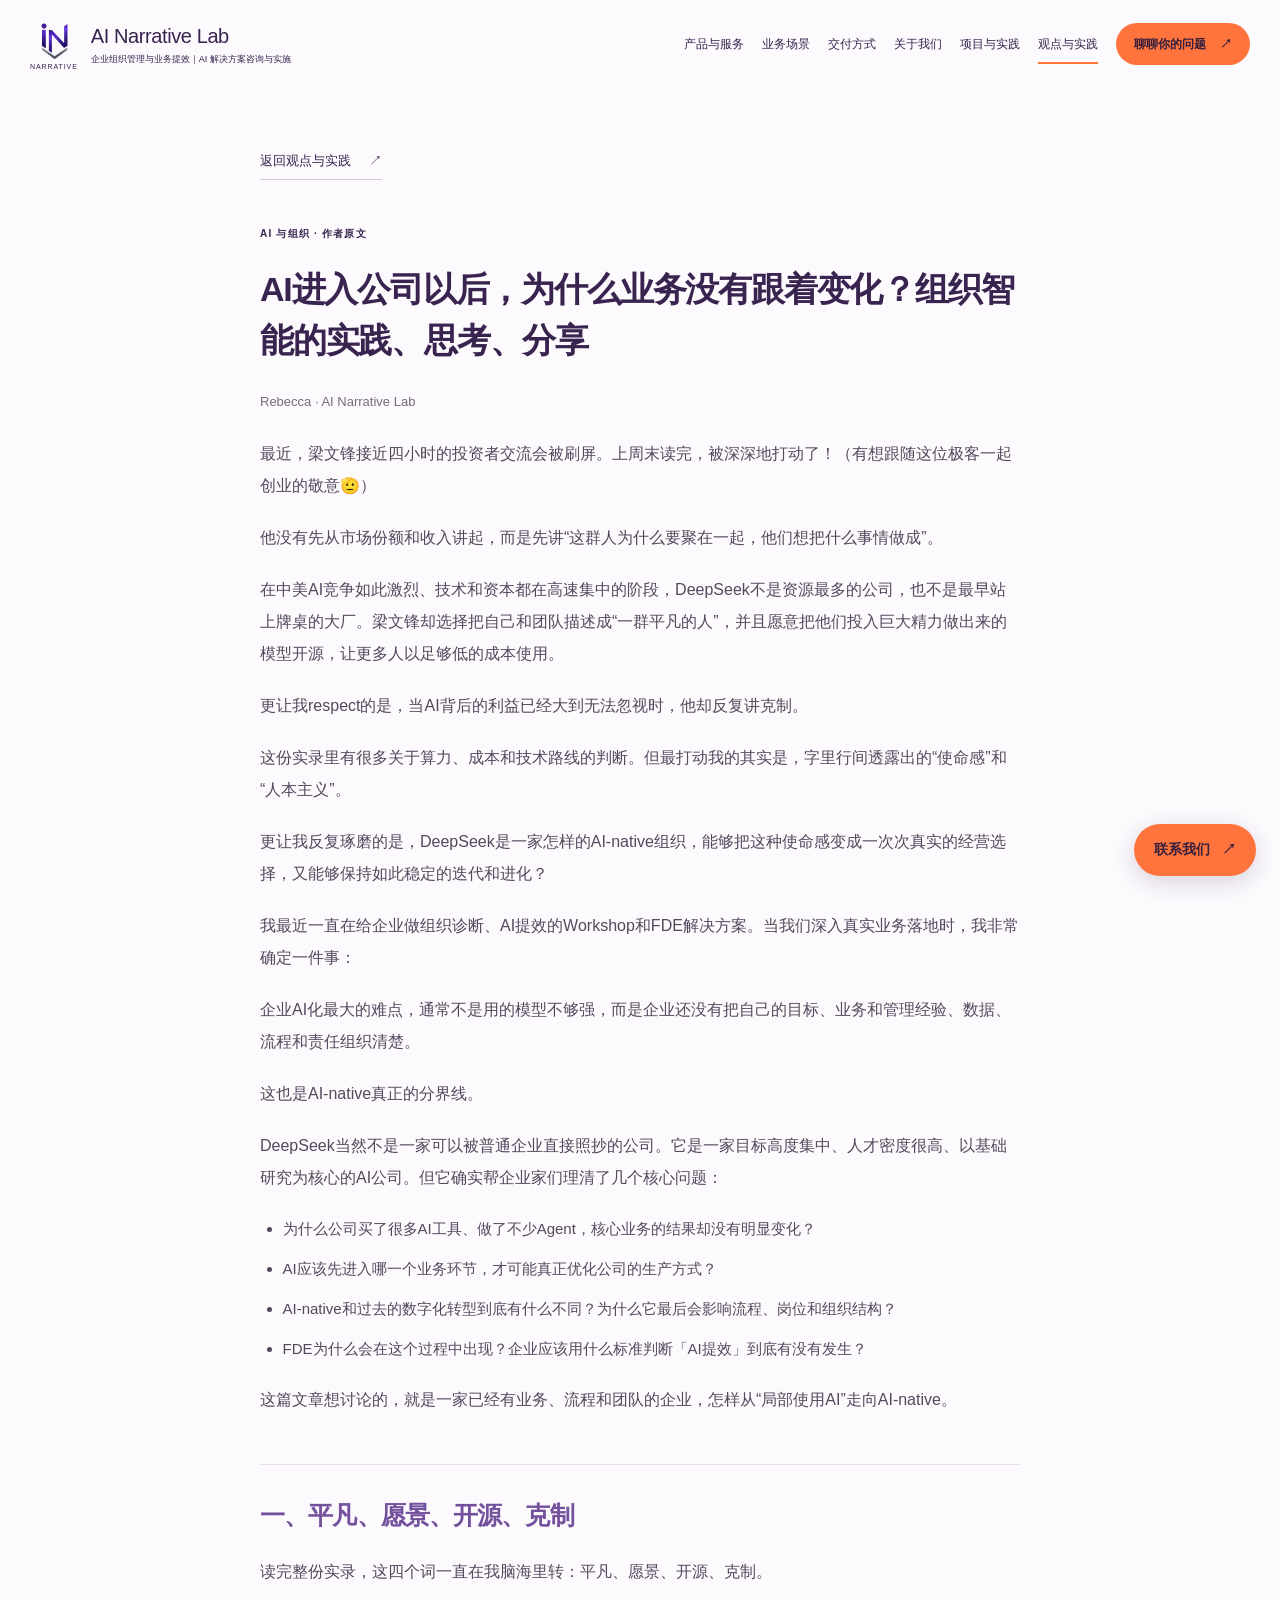
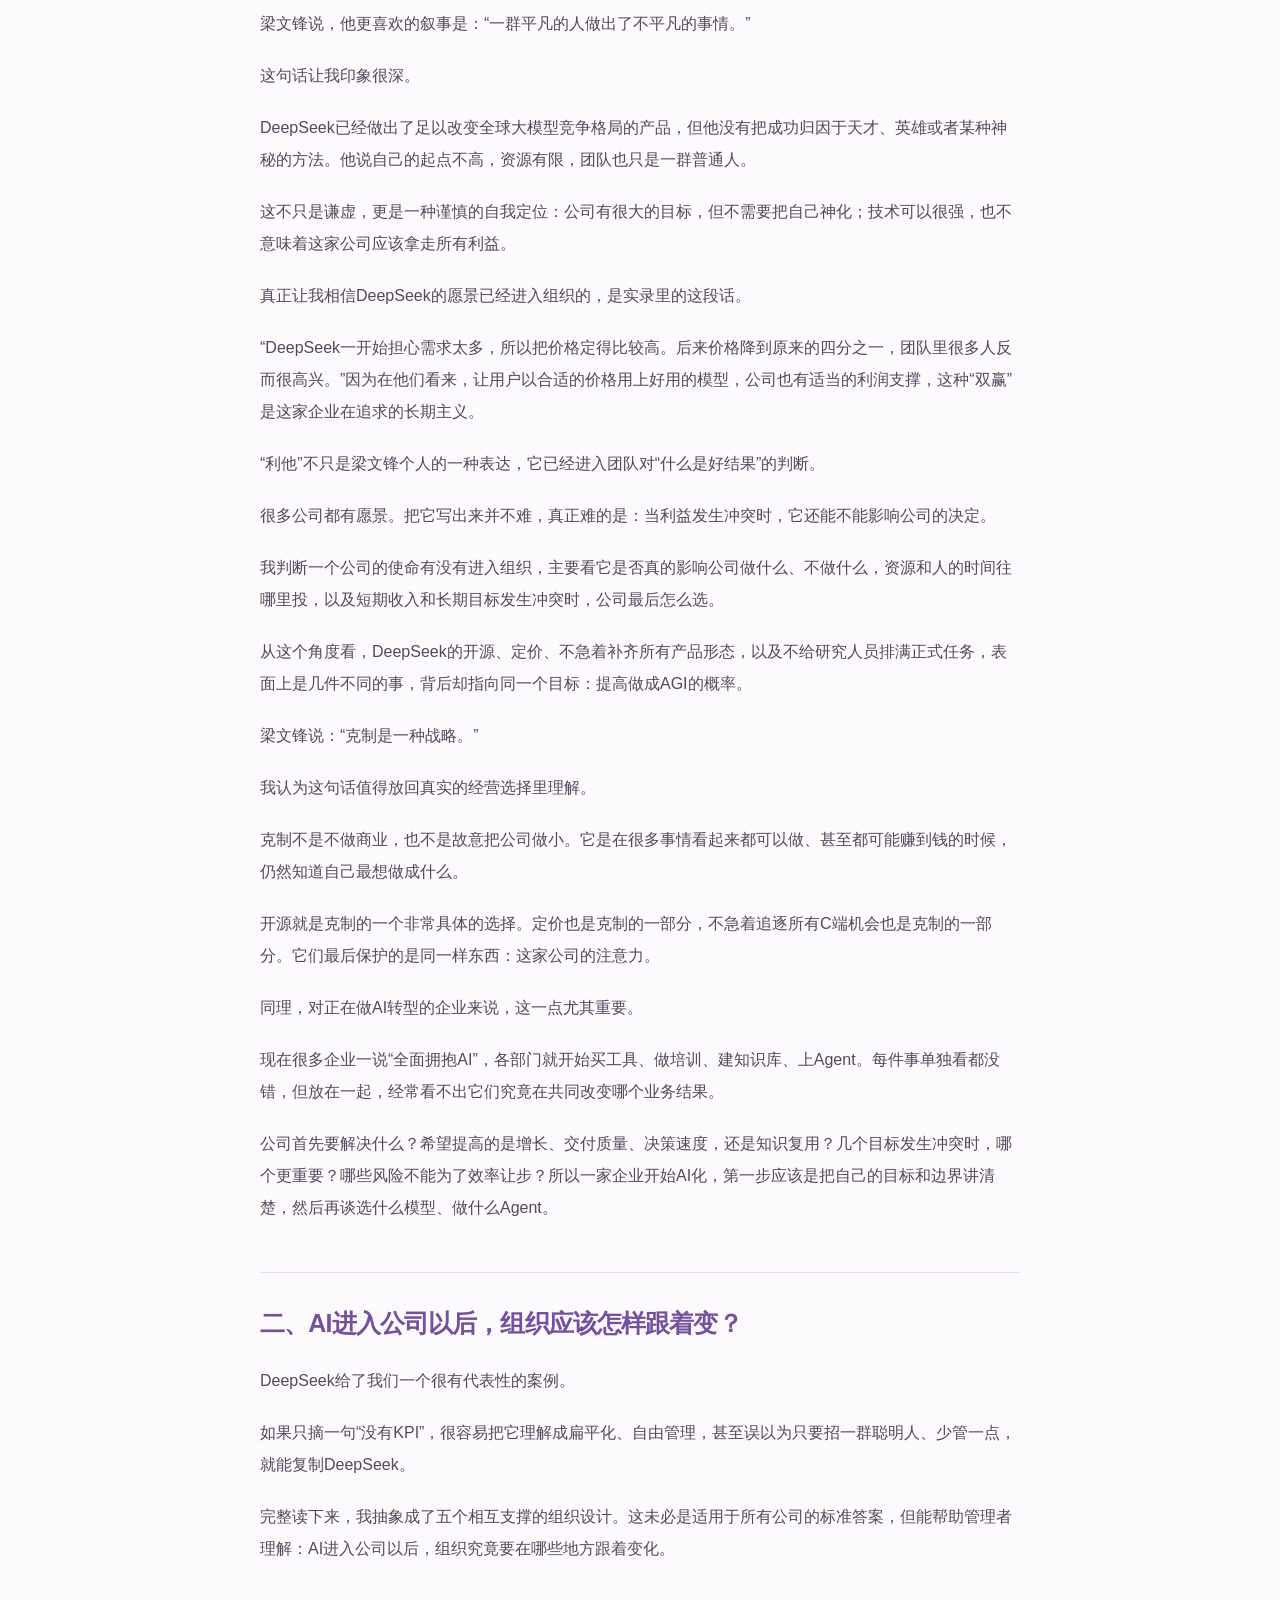
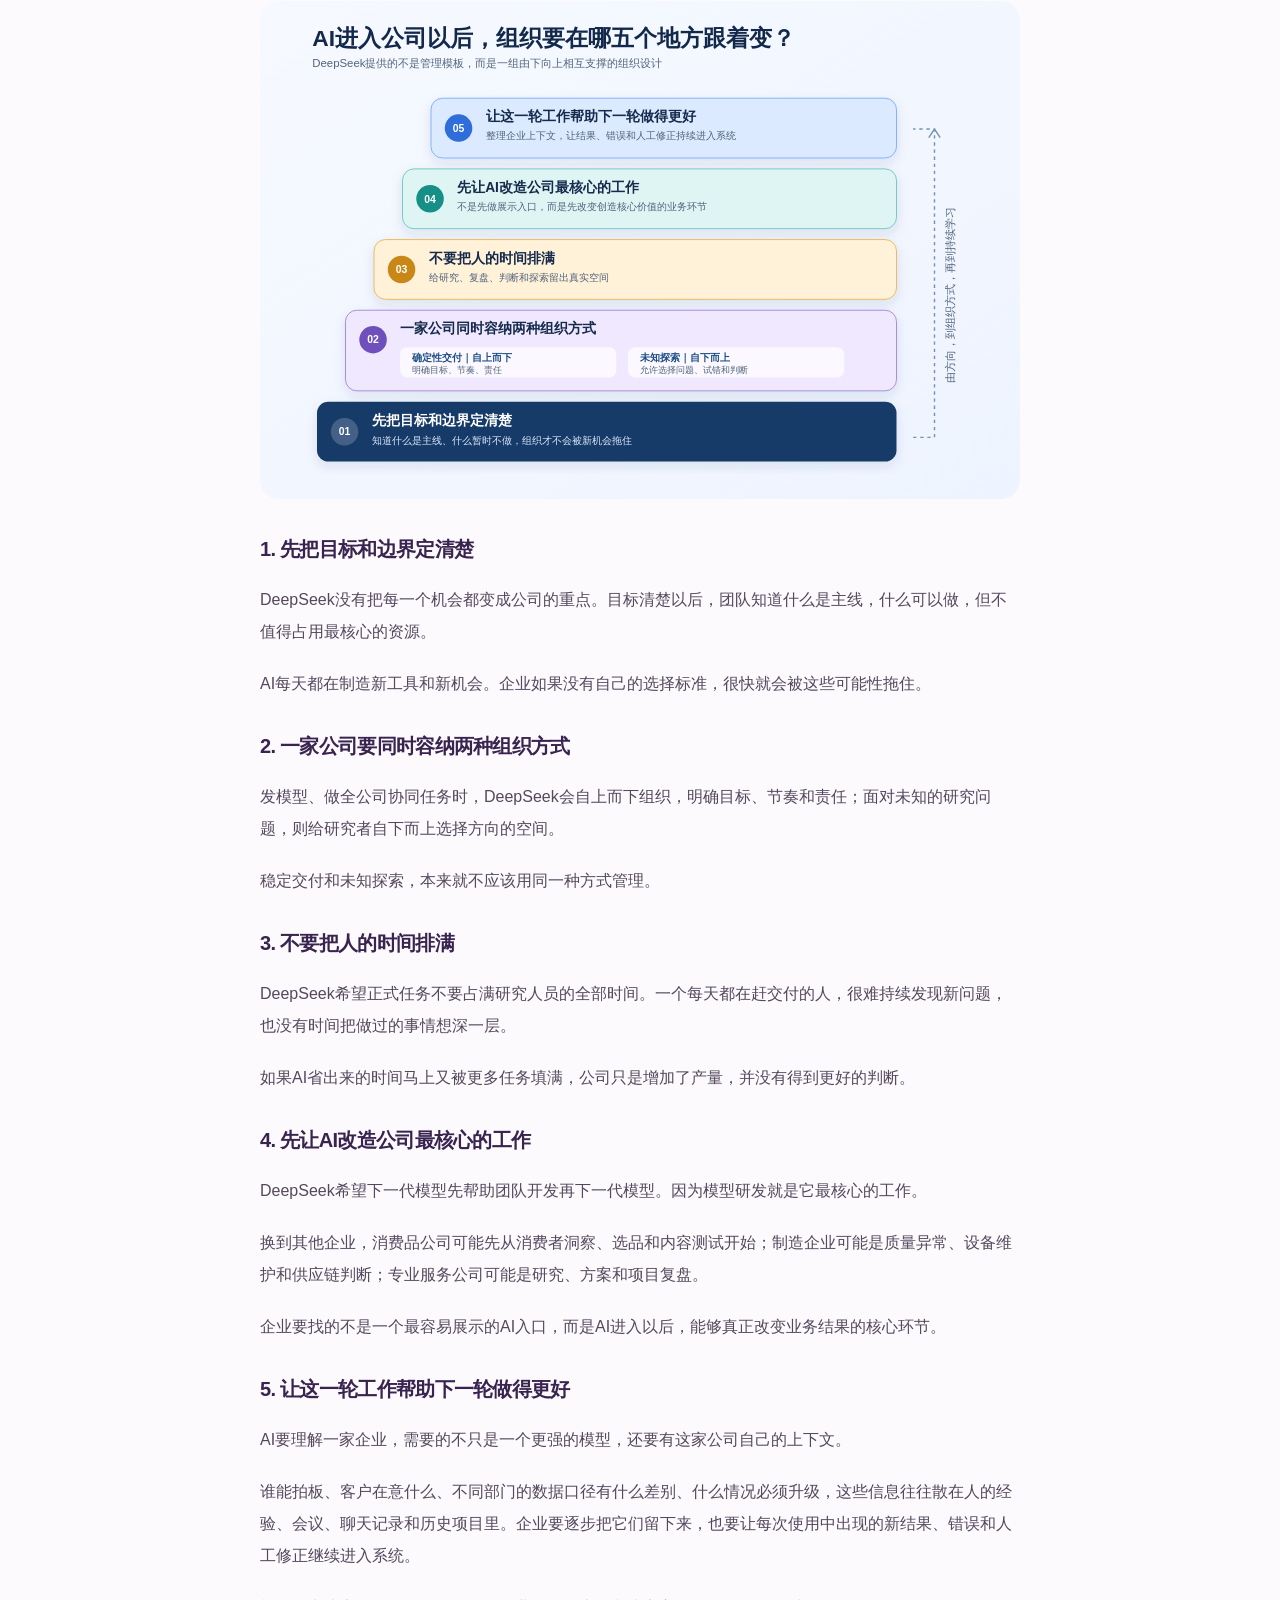
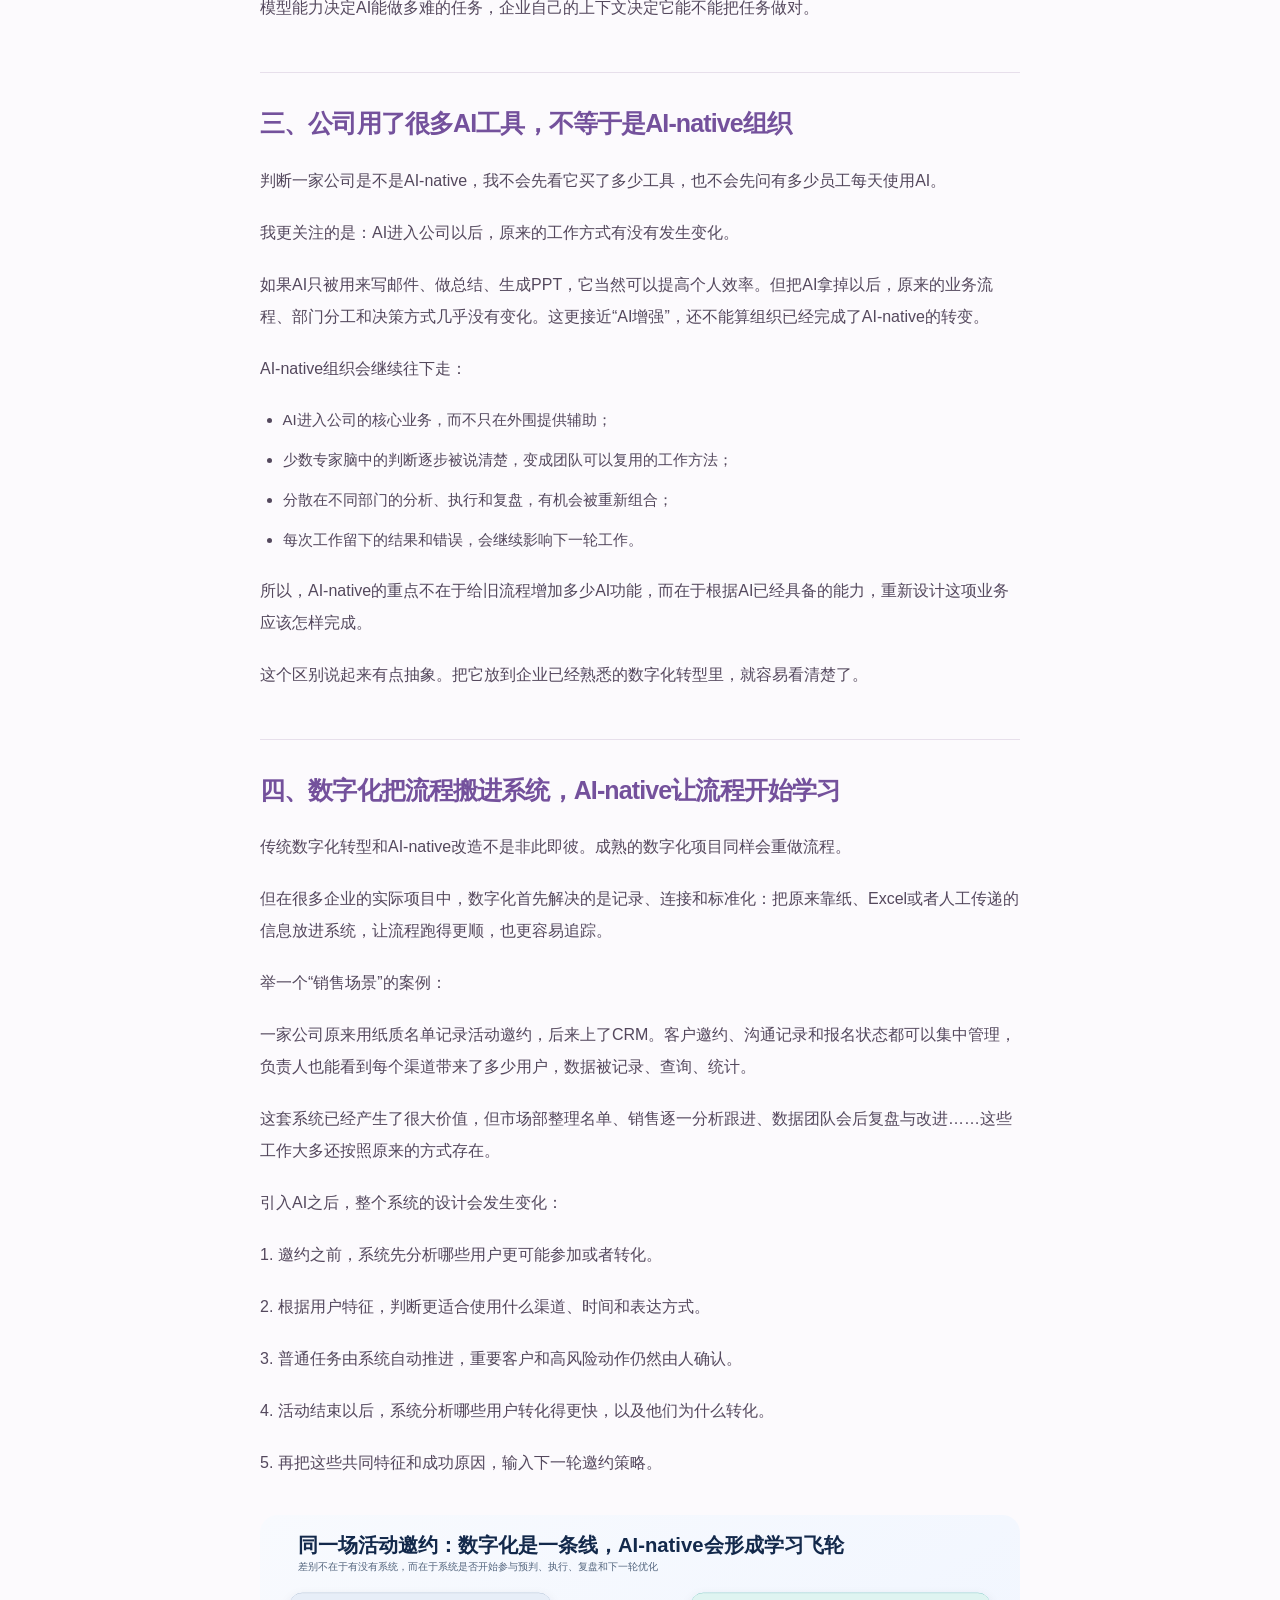
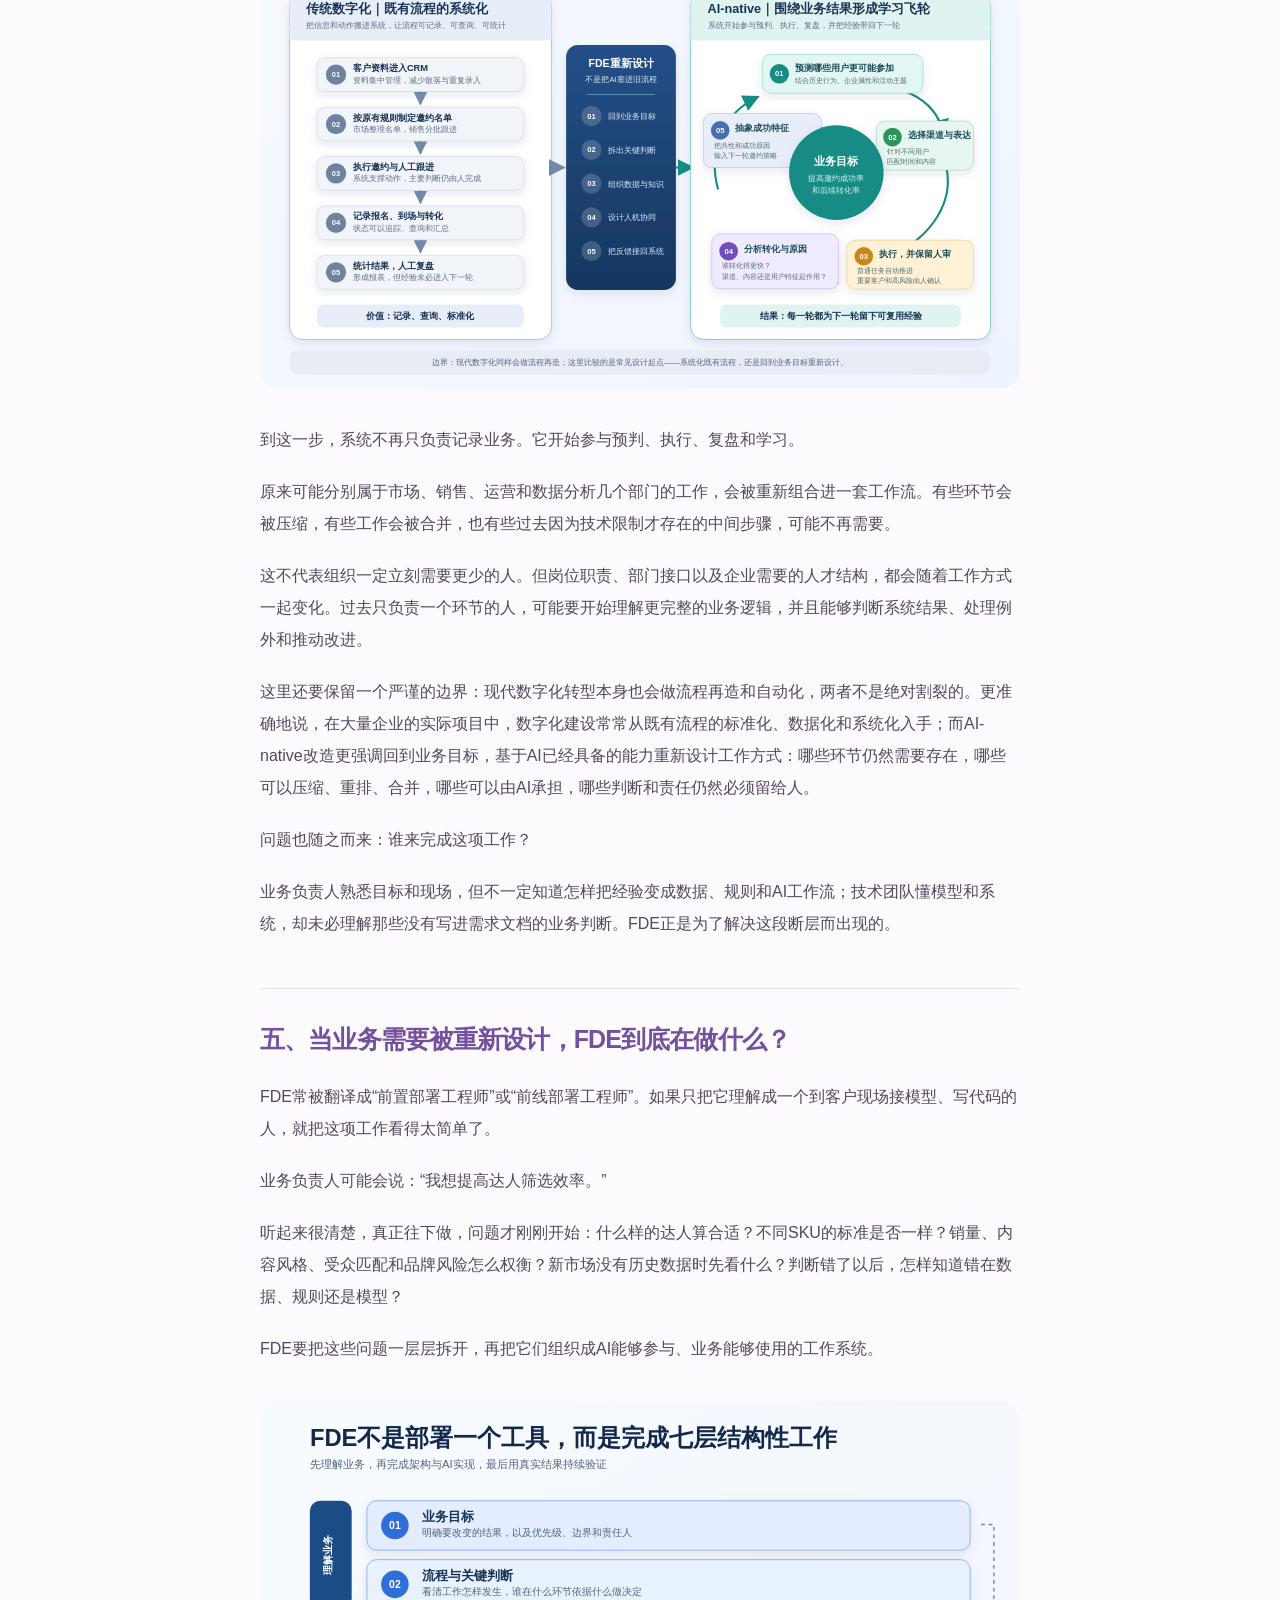
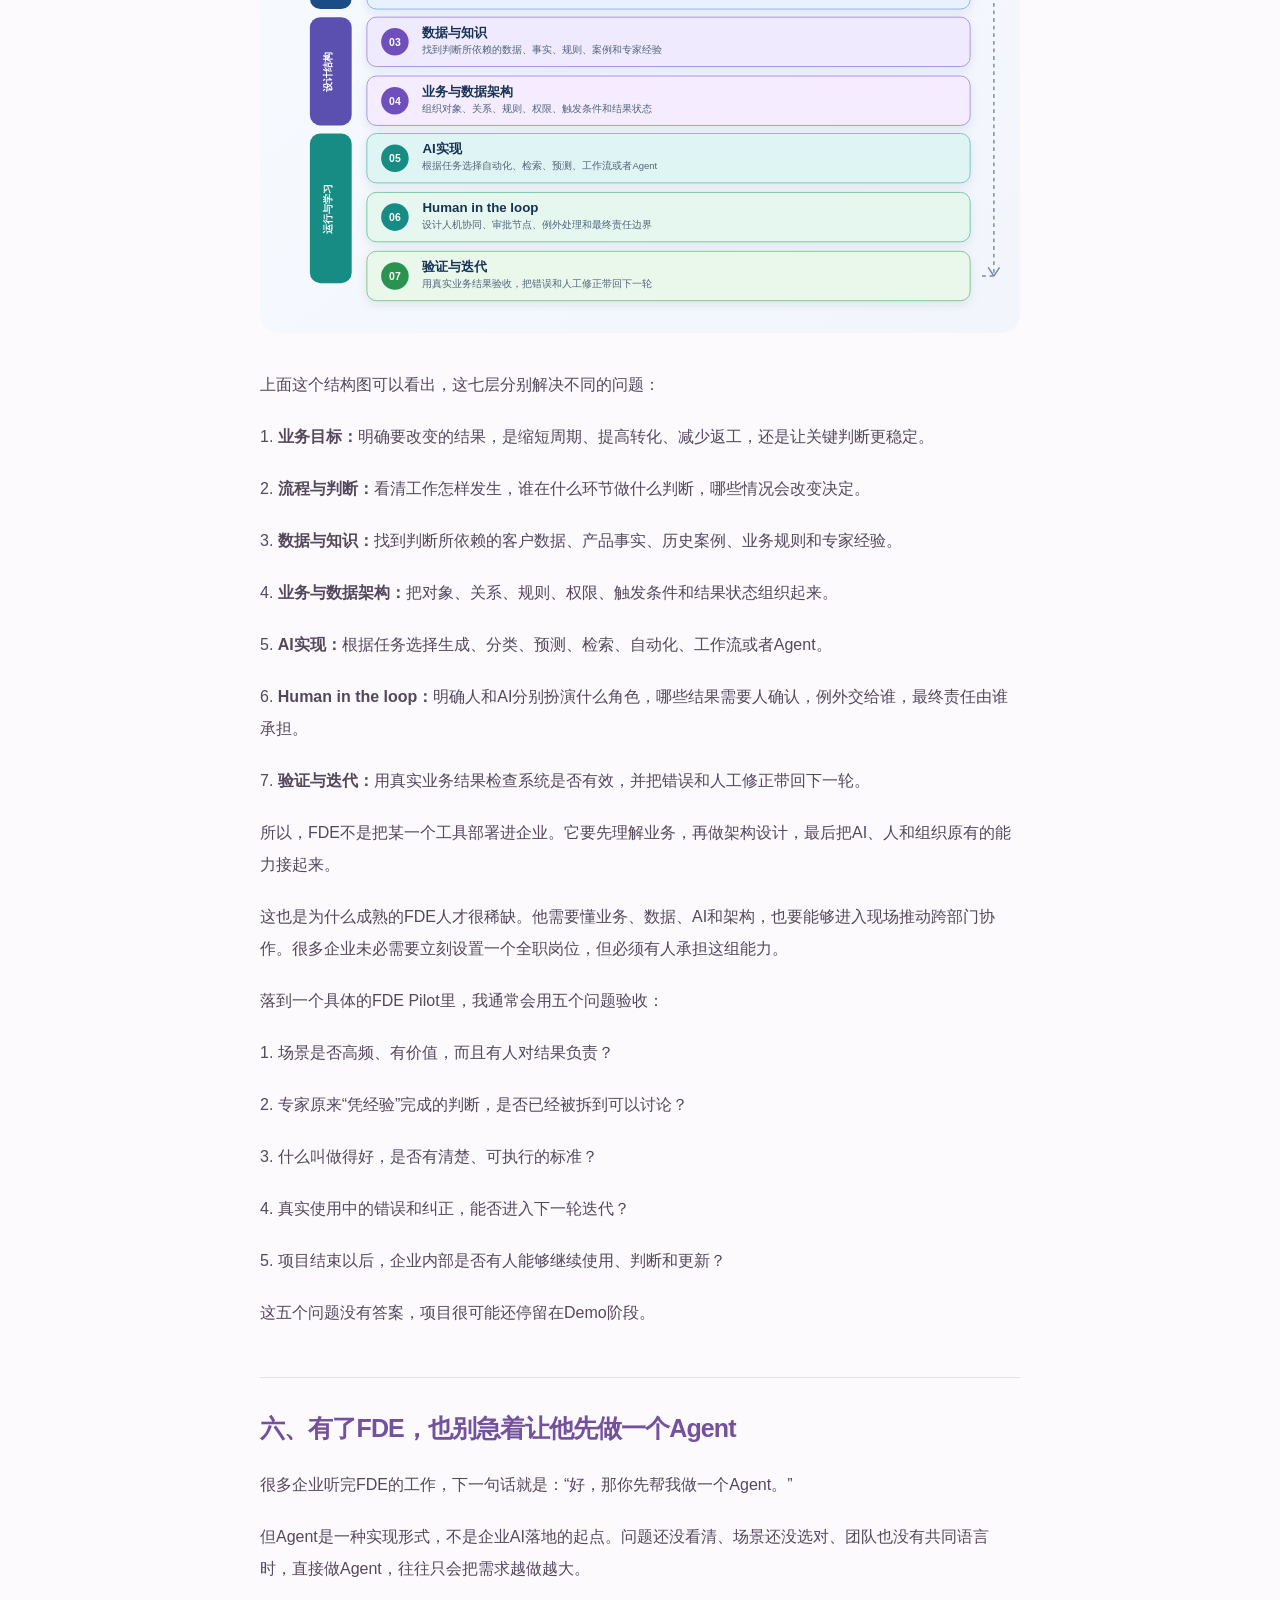
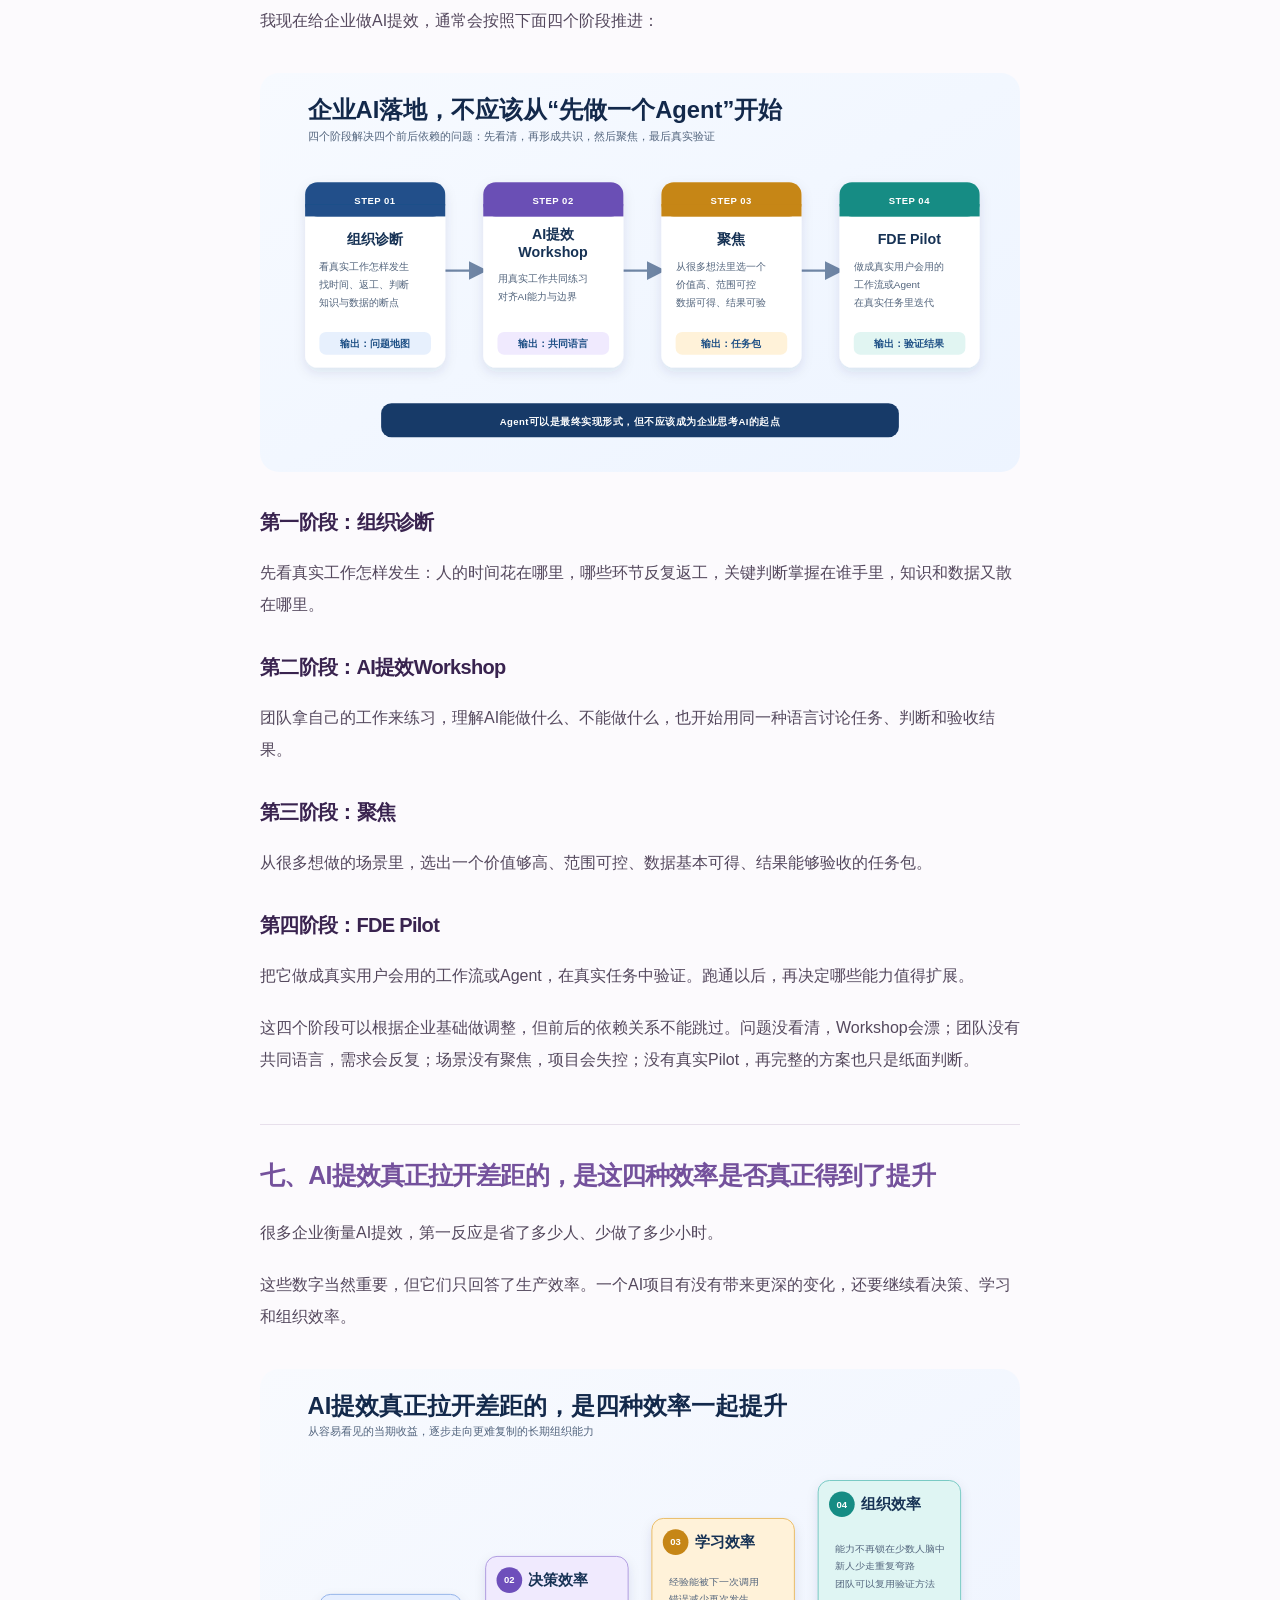
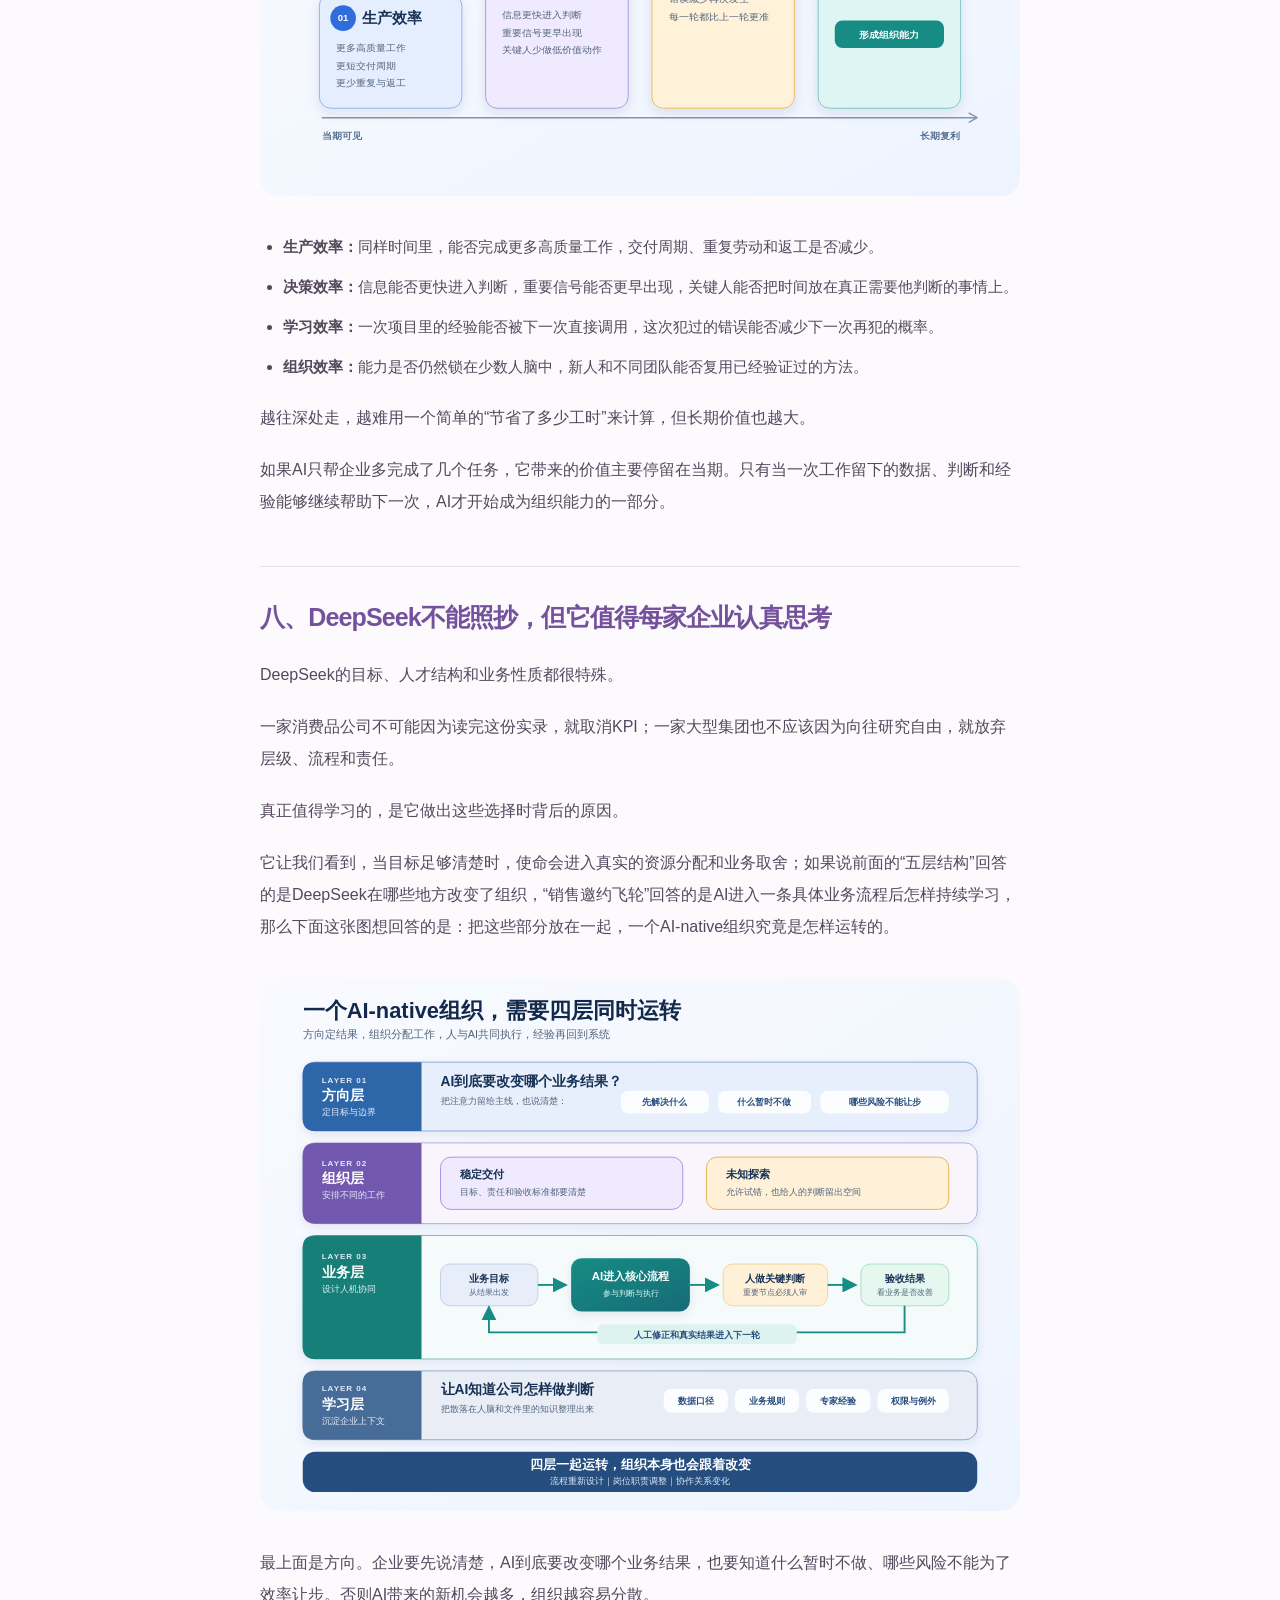
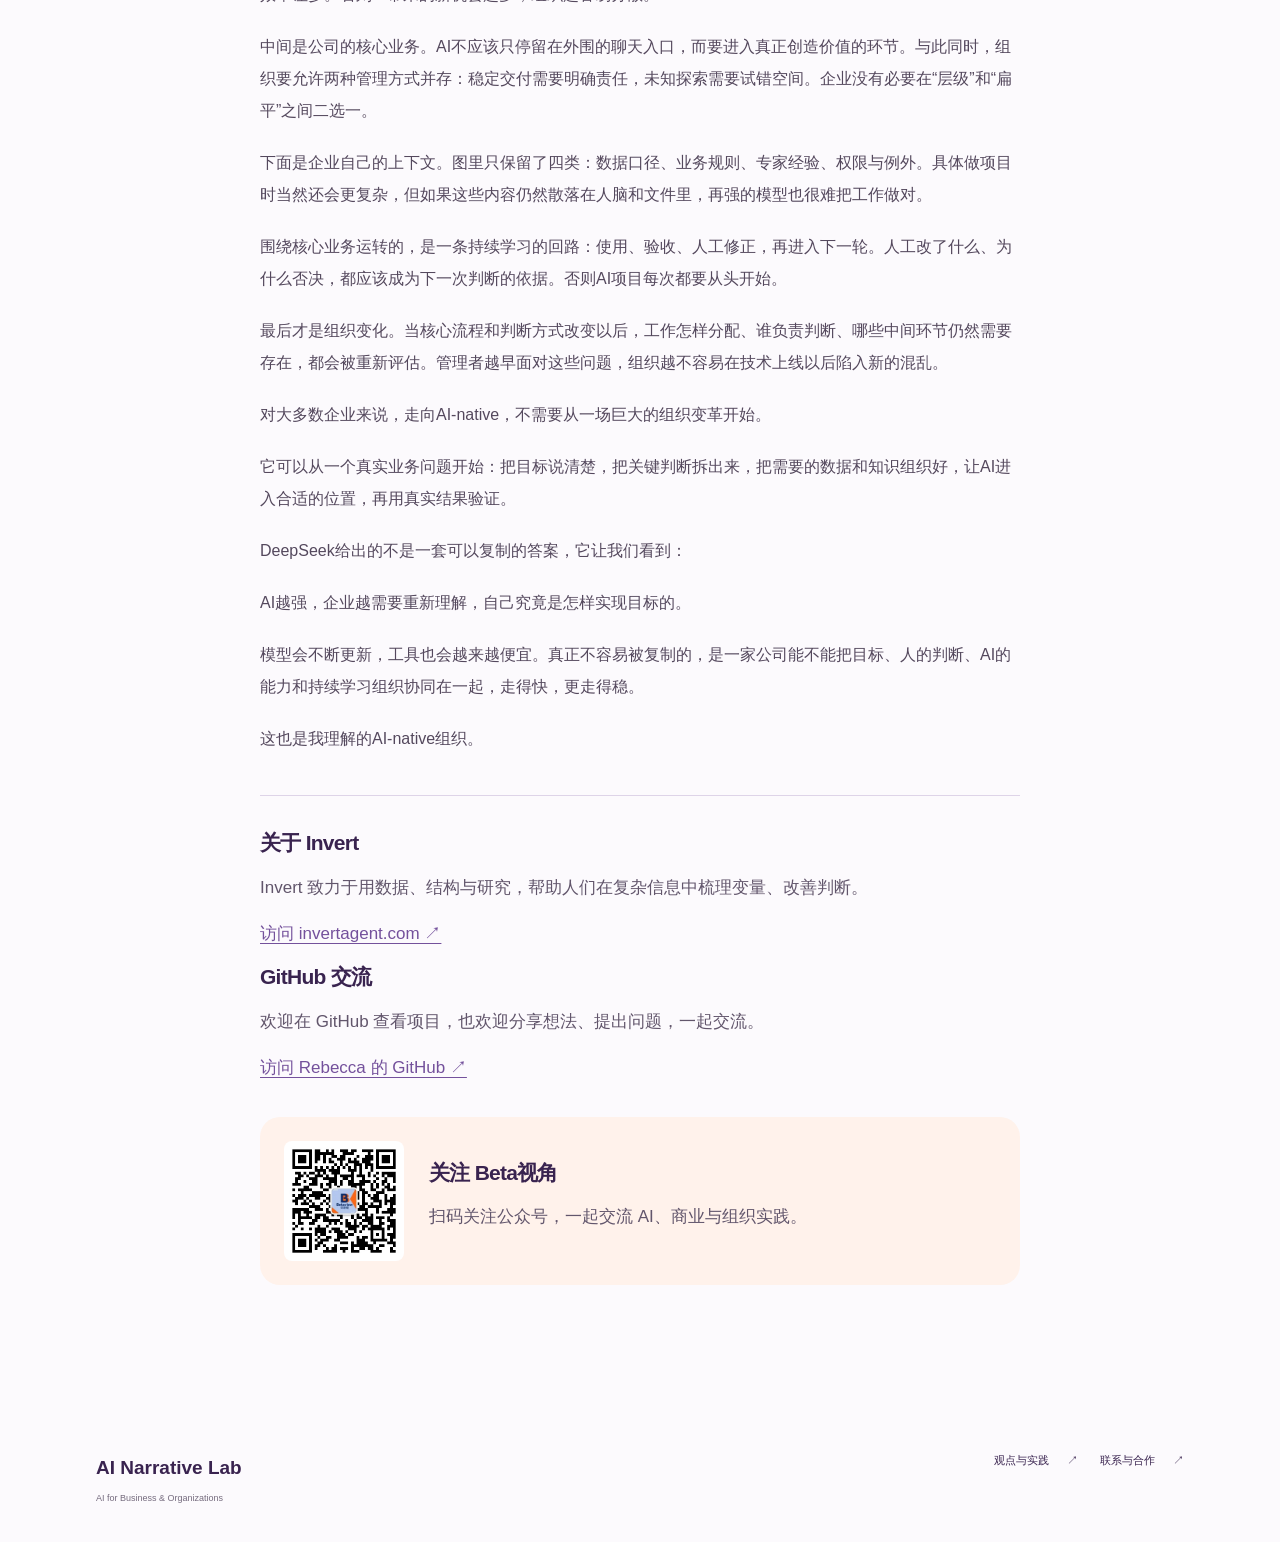
<file: insight-ai-organization.html>
<!doctype html><html lang="zh-CN"><head><meta charset="utf-8"><meta name="viewport" content="width=device-width,initial-scale=1"><title>AI进入公司以后，为什么业务没有跟着变化？组织智能的实践、思考、分享 · AI Narrative Lab</title><link rel="stylesheet" href="mockup.css"><script src="site.js" defer></script></head><body><a href="#main" class="skip">跳到正文</a><header class="site-header"><div class="nav-inner"><a class="brand" href="index.html" aria-label="AI Narrative Lab 首页"><span class="logo-lockup"><img src="assets/narrative-symbol-preview.png" alt="" width="44" height="44"><span>NARRATIVE</span></span><span class="brand-name">AI Narrative Lab<small>企业组织管理与业务提效｜AI 解决方案咨询与实施</small></span></a><button class="menu-toggle" aria-label="打开导航" aria-expanded="false" aria-controls="site-nav"><span></span><span></span></button><nav id="site-nav" aria-label="主导航"><a href="services.html">产品与服务</a><a href="practice.html">业务场景</a><a href="approach.html">交付方式</a><a href="about.html">关于我们</a><a href="projects.html">项目与实践</a><a href="insights.html" aria-current="page">观点与实践</a><a class="button nav-cta" href="about.html#contact">聊聊你的问题<span aria-hidden="true">↗</span></a></nav></div></header><main id="main"><article class="reading full-article"><a class="text-link" href="insights.html">返回观点与实践<span aria-hidden="true">↗</span></a><p class="eyebrow">AI 与组织 · 作者原文</p><h1>AI进入公司以后，为什么业务没有跟着变化？组织智能的实践、思考、分享</h1><p class="byline">Rebecca · AI Narrative Lab</p><div class="article-prose"><p>最近，梁文锋接近四小时的投资者交流会被刷屏。上周末读完，被深深地打动了！（有想跟随这位极客一起创业的敬意🫡）</p><p>他没有先从市场份额和收入讲起，而是先讲“这群人为什么要聚在一起，他们想把什么事情做成”。</p><p>在中美AI竞争如此激烈、技术和资本都在高速集中的阶段，DeepSeek不是资源最多的公司，也不是最早站上牌桌的大厂。梁文锋却选择把自己和团队描述成“一群平凡的人”，并且愿意把他们投入巨大精力做出来的模型开源，让更多人以足够低的成本使用。</p><p>更让我respect的是，当AI背后的利益已经大到无法忽视时，他却反复讲克制。</p><p>这份实录里有很多关于算力、成本和技术路线的判断。但最打动我的其实是，字里行间透露出的“使命感”和“人本主义”。</p><p>更让我反复琢磨的是，DeepSeek是一家怎样的AI-native组织，能够把这种使命感变成一次次真实的经营选择，又能够保持如此稳定的迭代和进化？</p><p>我最近一直在给企业做组织诊断、AI提效的Workshop和FDE解决方案。当我们深入真实业务落地时，我非常确定一件事：</p><p>企业AI化最大的难点，通常不是用的模型不够强，而是企业还没有把自己的目标、业务和管理经验、数据、流程和责任组织清楚。</p><p>这也是AI-native真正的分界线。</p><p>DeepSeek当然不是一家可以被普通企业直接照抄的公司。它是一家目标高度集中、人才密度很高、以基础研究为核心的AI公司。但它确实帮企业家们理清了几个核心问题：</p><ul><li>为什么公司买了很多AI工具、做了不少Agent，核心业务的结果却没有明显变化？</li><li>AI应该先进入哪一个业务环节，才可能真正优化公司的生产方式？</li><li>AI-native和过去的数字化转型到底有什么不同？为什么它最后会影响流程、岗位和组织结构？</li><li>FDE为什么会在这个过程中出现？企业应该用什么标准判断「AI提效」到底有没有发生？</li></ul><p>这篇文章想讨论的，就是一家已经有业务、流程和团队的企业，怎样从“局部使用AI”走向AI-native。</p><h2>一、平凡、愿景、开源、克制</h2><p>读完整份实录，这四个词一直在我脑海里转：平凡、愿景、开源、克制。</p><p>梁文锋说，他更喜欢的叙事是：“一群平凡的人做出了不平凡的事情。”</p><p>这句话让我印象很深。</p><p>DeepSeek已经做出了足以改变全球大模型竞争格局的产品，但他没有把成功归因于天才、英雄或者某种神秘的方法。他说自己的起点不高，资源有限，团队也只是一群普通人。</p><p>这不只是谦虚，更是一种谨慎的自我定位：公司有很大的目标，但不需要把自己神化；技术可以很强，也不意味着这家公司应该拿走所有利益。</p><p>真正让我相信DeepSeek的愿景已经进入组织的，是实录里的这段话。</p><p>“DeepSeek一开始担心需求太多，所以把价格定得比较高。后来价格降到原来的四分之一，团队里很多人反而很高兴。”因为在他们看来，让用户以合适的价格用上好用的模型，公司也有适当的利润支撑，这种“双赢”是这家企业在追求的长期主义。</p><p>“利他”不只是梁文锋个人的一种表达，它已经进入团队对“什么是好结果”的判断。</p><p>很多公司都有愿景。把它写出来并不难，真正难的是：当利益发生冲突时，它还能不能影响公司的决定。</p><p>我判断一个公司的使命有没有进入组织，主要看它是否真的影响公司做什么、不做什么，资源和人的时间往哪里投，以及短期收入和长期目标发生冲突时，公司最后怎么选。</p><p>从这个角度看，DeepSeek的开源、定价、不急着补齐所有产品形态，以及不给研究人员排满正式任务，表面上是几件不同的事，背后却指向同一个目标：提高做成AGI的概率。</p><p>梁文锋说：“克制是一种战略。”</p><p>我认为这句话值得放回真实的经营选择里理解。</p><p>克制不是不做商业，也不是故意把公司做小。它是在很多事情看起来都可以做、甚至都可能赚到钱的时候，仍然知道自己最想做成什么。</p><p>开源就是克制的一个非常具体的选择。定价也是克制的一部分，不急着追逐所有C端机会也是克制的一部分。它们最后保护的是同一样东西：这家公司的注意力。</p><p>同理，对正在做AI转型的企业来说，这一点尤其重要。</p><p>现在很多企业一说“全面拥抱AI”，各部门就开始买工具、做培训、建知识库、上Agent。每件事单独看都没错，但放在一起，经常看不出它们究竟在共同改变哪个业务结果。</p><p>公司首先要解决什么？希望提高的是增长、交付质量、决策速度，还是知识复用？几个目标发生冲突时，哪个更重要？哪些风险不能为了效率让步？所以一家企业开始AI化，第一步应该是把自己的目标和边界讲清楚，然后再谈选什么模型、做什么Agent。</p><h2>二、AI进入公司以后，组织应该怎样跟着变？</h2><p>DeepSeek给了我们一个很有代表性的案例。</p><p>如果只摘一句“没有KPI”，很容易把它理解成扁平化、自由管理，甚至误以为只要招一群聪明人、少管一点，就能复制DeepSeek。</p><p>完整读下来，我抽象成了五个相互支撑的组织设计。这未必是适用于所有公司的标准答案，但能帮助管理者理解：AI进入公司以后，组织究竟要在哪些地方跟着变化。</p><figure><img loading="lazy" src="assets/articles/ai-organization-01-DeepSeek%E7%BB%84%E7%BB%87%E8%BF%9B%E5%8C%96%E4%BA%94%E5%B1%82%E7%BB%93%E6%9E%84.svg" alt="01-DeepSeek组织进化五层结构"></figure><h3>1. 先把目标和边界定清楚</h3><p>DeepSeek没有把每一个机会都变成公司的重点。目标清楚以后，团队知道什么是主线，什么可以做，但不值得占用最核心的资源。</p><p>AI每天都在制造新工具和新机会。企业如果没有自己的选择标准，很快就会被这些可能性拖住。</p><h3>2. 一家公司要同时容纳两种组织方式</h3><p>发模型、做全公司协同任务时，DeepSeek会自上而下组织，明确目标、节奏和责任；面对未知的研究问题，则给研究者自下而上选择方向的空间。</p><p>稳定交付和未知探索，本来就不应该用同一种方式管理。</p><h3>3. 不要把人的时间排满</h3><p>DeepSeek希望正式任务不要占满研究人员的全部时间。一个每天都在赶交付的人，很难持续发现新问题，也没有时间把做过的事情想深一层。</p><p>如果AI省出来的时间马上又被更多任务填满，公司只是增加了产量，并没有得到更好的判断。</p><h3>4. 先让AI改造公司最核心的工作</h3><p>DeepSeek希望下一代模型先帮助团队开发再下一代模型。因为模型研发就是它最核心的工作。</p><p>换到其他企业，消费品公司可能先从消费者洞察、选品和内容测试开始；制造企业可能是质量异常、设备维护和供应链判断；专业服务公司可能是研究、方案和项目复盘。</p><p>企业要找的不是一个最容易展示的AI入口，而是AI进入以后，能够真正改变业务结果的核心环节。</p><h3>5. 让这一轮工作帮助下一轮做得更好</h3><p>AI要理解一家企业，需要的不只是一个更强的模型，还要有这家公司自己的上下文。</p><p>谁能拍板、客户在意什么、不同部门的数据口径有什么差别、什么情况必须升级，这些信息往往散在人的经验、会议、聊天记录和历史项目里。企业要逐步把它们留下来，也要让每次使用中出现的新结果、错误和人工修正继续进入系统。</p><p>模型能力决定AI能做多难的任务，企业自己的上下文决定它能不能把任务做对。</p><h2>三、公司用了很多AI工具，不等于是AI-native组织</h2><p>判断一家公司是不是AI-native，我不会先看它买了多少工具，也不会先问有多少员工每天使用AI。</p><p>我更关注的是：AI进入公司以后，原来的工作方式有没有发生变化。</p><p>如果AI只被用来写邮件、做总结、生成PPT，它当然可以提高个人效率。但把AI拿掉以后，原来的业务流程、部门分工和决策方式几乎没有变化。这更接近“AI增强”，还不能算组织已经完成了AI-native的转变。</p><p>AI-native组织会继续往下走：</p><ul><li>AI进入公司的核心业务，而不只在外围提供辅助；</li><li>少数专家脑中的判断逐步被说清楚，变成团队可以复用的工作方法；</li><li>分散在不同部门的分析、执行和复盘，有机会被重新组合；</li><li>每次工作留下的结果和错误，会继续影响下一轮工作。</li></ul><p>所以，AI-native的重点不在于给旧流程增加多少AI功能，而在于根据AI已经具备的能力，重新设计这项业务应该怎样完成。</p><p>这个区别说起来有点抽象。把它放到企业已经熟悉的数字化转型里，就容易看清楚了。</p><h2>四、数字化把流程搬进系统，AI-native让流程开始学习</h2><p>传统数字化转型和AI-native改造不是非此即彼。成熟的数字化项目同样会重做流程。</p><p>但在很多企业的实际项目中，数字化首先解决的是记录、连接和标准化：把原来靠纸、Excel或者人工传递的信息放进系统，让流程跑得更顺，也更容易追踪。</p><p>举一个“销售场景”的案例：</p><p>一家公司原来用纸质名单记录活动邀约，后来上了CRM。客户邀约、沟通记录和报名状态都可以集中管理，负责人也能看到每个渠道带来了多少用户，数据被记录、查询、统计。</p><p>这套系统已经产生了很大价值，但市场部整理名单、销售逐一分析跟进、数据团队会后复盘与改进……这些工作大多还按照原来的方式存在。</p><p>引入AI之后，整个系统的设计会发生变化：</p><p>1. 邀约之前，系统先分析哪些用户更可能参加或者转化。</p><p>2. 根据用户特征，判断更适合使用什么渠道、时间和表达方式。</p><p>3. 普通任务由系统自动推进，重要客户和高风险动作仍然由人确认。</p><p>4. 活动结束以后，系统分析哪些用户转化得更快，以及他们为什么转化。</p><p>5. 再把这些共同特征和成功原因，输入下一轮邀约策略。</p><figure><img loading="lazy" src="assets/articles/ai-organization-05-%E4%BB%8E%E6%95%B0%E5%AD%97%E5%8C%96%E6%B5%81%E7%A8%8B%E5%88%B0AI%E5%AD%A6%E4%B9%A0%E9%A3%9E%E8%BD%AE.svg" alt="05-从数字化流程到AI学习飞轮"></figure><p>到这一步，系统不再只负责记录业务。它开始参与预判、执行、复盘和学习。</p><p>原来可能分别属于市场、销售、运营和数据分析几个部门的工作，会被重新组合进一套工作流。有些环节会被压缩，有些工作会被合并，也有些过去因为技术限制才存在的中间步骤，可能不再需要。</p><p>这不代表组织一定立刻需要更少的人。但岗位职责、部门接口以及企业需要的人才结构，都会随着工作方式一起变化。过去只负责一个环节的人，可能要开始理解更完整的业务逻辑，并且能够判断系统结果、处理例外和推动改进。</p><p>这里还要保留一个严谨的边界：现代数字化转型本身也会做流程再造和自动化，两者不是绝对割裂的。更准确地说，在大量企业的实际项目中，数字化建设常常从既有流程的标准化、数据化和系统化入手；而AI-native改造更强调回到业务目标，基于AI已经具备的能力重新设计工作方式：哪些环节仍然需要存在，哪些可以压缩、重排、合并，哪些可以由AI承担，哪些判断和责任仍然必须留给人。</p><p>问题也随之而来：谁来完成这项工作？</p><p>业务负责人熟悉目标和现场，但不一定知道怎样把经验变成数据、规则和AI工作流；技术团队懂模型和系统，却未必理解那些没有写进需求文档的业务判断。FDE正是为了解决这段断层而出现的。</p><h2>五、当业务需要被重新设计，FDE到底在做什么？</h2><p>FDE常被翻译成“前置部署工程师”或“前线部署工程师”。如果只把它理解成一个到客户现场接模型、写代码的人，就把这项工作看得太简单了。</p><p>业务负责人可能会说：“我想提高达人筛选效率。”</p><p>听起来很清楚，真正往下做，问题才刚刚开始：什么样的达人算合适？不同SKU的标准是否一样？销量、内容风格、受众匹配和品牌风险怎么权衡？新市场没有历史数据时先看什么？判断错了以后，怎样知道错在数据、规则还是模型？</p><p>FDE要把这些问题一层层拆开，再把它们组织成AI能够参与、业务能够使用的工作系统。</p><figure><img loading="lazy" src="assets/articles/ai-organization-02-FDE%E4%B8%83%E5%B1%82%E5%B7%A5%E4%BD%9C%E7%BB%93%E6%9E%84.svg" alt="02-FDE七层工作结构"></figure><p>上面这个结构图可以看出，这七层分别解决不同的问题：</p><p>1. <strong>业务目标：</strong>明确要改变的结果，是缩短周期、提高转化、减少返工，还是让关键判断更稳定。</p><p>2. <strong>流程与判断：</strong>看清工作怎样发生，谁在什么环节做什么判断，哪些情况会改变决定。</p><p>3. <strong>数据与知识：</strong>找到判断所依赖的客户数据、产品事实、历史案例、业务规则和专家经验。</p><p>4. <strong>业务与数据架构：</strong>把对象、关系、规则、权限、触发条件和结果状态组织起来。</p><p>5. <strong>AI实现：</strong>根据任务选择生成、分类、预测、检索、自动化、工作流或者Agent。</p><p>6. <strong>Human in the loop：</strong>明确人和AI分别扮演什么角色，哪些结果需要人确认，例外交给谁，最终责任由谁承担。</p><p>7. <strong>验证与迭代：</strong>用真实业务结果检查系统是否有效，并把错误和人工修正带回下一轮。</p><p>所以，FDE不是把某一个工具部署进企业。它要先理解业务，再做架构设计，最后把AI、人和组织原有的能力接起来。</p><p>这也是为什么成熟的FDE人才很稀缺。他需要懂业务、数据、AI和架构，也要能够进入现场推动跨部门协作。很多企业未必需要立刻设置一个全职岗位，但必须有人承担这组能力。</p><p>落到一个具体的FDE Pilot里，我通常会用五个问题验收：</p><p>1. 场景是否高频、有价值，而且有人对结果负责？</p><p>2. 专家原来“凭经验”完成的判断，是否已经被拆到可以讨论？</p><p>3. 什么叫做得好，是否有清楚、可执行的标准？</p><p>4. 真实使用中的错误和纠正，能否进入下一轮迭代？</p><p>5. 项目结束以后，企业内部是否有人能够继续使用、判断和更新？</p><p>这五个问题没有答案，项目很可能还停留在Demo阶段。</p><h2>六、有了FDE，也别急着让他先做一个Agent</h2><p>很多企业听完FDE的工作，下一句话就是：“好，那你先帮我做一个Agent。”</p><p>但Agent是一种实现形式，不是企业AI落地的起点。问题还没看清、场景还没选对、团队也没有共同语言时，直接做Agent，往往只会把需求越做越大。</p><p>我现在给企业做AI提效，通常会按照下面四个阶段推进：</p><figure><img loading="lazy" src="assets/articles/ai-organization-03-%E4%BC%81%E4%B8%9AAI%E8%90%BD%E5%9C%B0%E5%9B%9B%E9%98%B6%E6%AE%B5.svg" alt="03-企业AI落地四阶段"></figure><h3>第一阶段：组织诊断</h3><p>先看真实工作怎样发生：人的时间花在哪里，哪些环节反复返工，关键判断掌握在谁手里，知识和数据又散在哪里。</p><h3>第二阶段：AI提效Workshop</h3><p>团队拿自己的工作来练习，理解AI能做什么、不能做什么，也开始用同一种语言讨论任务、判断和验收结果。</p><h3>第三阶段：聚焦</h3><p>从很多想做的场景里，选出一个价值够高、范围可控、数据基本可得、结果能够验收的任务包。</p><h3>第四阶段：FDE Pilot</h3><p>把它做成真实用户会用的工作流或Agent，在真实任务中验证。跑通以后，再决定哪些能力值得扩展。</p><p>这四个阶段可以根据企业基础做调整，但前后的依赖关系不能跳过。问题没看清，Workshop会漂；团队没有共同语言，需求会反复；场景没有聚焦，项目会失控；没有真实Pilot，再完整的方案也只是纸面判断。</p><h2>七、AI提效真正拉开差距的，是这四种效率是否真正得到了提升</h2><p>很多企业衡量AI提效，第一反应是省了多少人、少做了多少小时。</p><p>这些数字当然重要，但它们只回答了生产效率。一个AI项目有没有带来更深的变化，还要继续看决策、学习和组织效率。</p><figure><img loading="lazy" src="assets/articles/ai-organization-04-AI%E6%8F%90%E6%95%88%E5%9B%9B%E7%A7%8D%E6%95%88%E7%8E%87.svg" alt="04-AI提效四种效率"></figure><ul><li><strong>生产效率：</strong>同样时间里，能否完成更多高质量工作，交付周期、重复劳动和返工是否减少。</li><li><strong>决策效率：</strong>信息能否更快进入判断，重要信号能否更早出现，关键人能否把时间放在真正需要他判断的事情上。</li><li><strong>学习效率：</strong>一次项目里的经验能否被下一次直接调用，这次犯过的错误能否减少下一次再犯的概率。</li><li><strong>组织效率：</strong>能力是否仍然锁在少数人脑中，新人和不同团队能否复用已经验证过的方法。</li></ul><p>越往深处走，越难用一个简单的“节省了多少工时”来计算，但长期价值也越大。</p><p>如果AI只帮企业多完成了几个任务，它带来的价值主要停留在当期。只有当一次工作留下的数据、判断和经验能够继续帮助下一次，AI才开始成为组织能力的一部分。</p><h2>八、DeepSeek不能照抄，但它值得每家企业认真思考</h2><p>DeepSeek的目标、人才结构和业务性质都很特殊。</p><p>一家消费品公司不可能因为读完这份实录，就取消KPI；一家大型集团也不应该因为向往研究自由，就放弃层级、流程和责任。</p><p>真正值得学习的，是它做出这些选择时背后的原因。</p><p>它让我们看到，当目标足够清楚时，使命会进入真实的资源分配和业务取舍；如果说前面的“五层结构”回答的是DeepSeek在哪些地方改变了组织，“销售邀约飞轮”回答的是AI进入一条具体业务流程后怎样持续学习，那么下面这张图想回答的是：把这些部分放在一起，一个AI-native组织究竟是怎样运转的。</p><figure><img loading="lazy" src="assets/articles/ai-organization-06-DeepSeek%E7%BB%99%E4%BC%81%E4%B8%9A%E7%9A%84AI-native%E7%BB%84%E7%BB%87%E7%B3%BB%E7%BB%9F%E5%9B%BE.svg" alt="06-DeepSeek给企业的AI-native组织系统图"></figure><p>最上面是方向。企业要先说清楚，AI到底要改变哪个业务结果，也要知道什么暂时不做、哪些风险不能为了效率让步。否则AI带来的新机会越多，组织越容易分散。</p><p>中间是公司的核心业务。AI不应该只停留在外围的聊天入口，而要进入真正创造价值的环节。与此同时，组织要允许两种管理方式并存：稳定交付需要明确责任，未知探索需要试错空间。企业没有必要在“层级”和“扁平”之间二选一。</p><p>下面是企业自己的上下文。图里只保留了四类：数据口径、业务规则、专家经验、权限与例外。具体做项目时当然还会更复杂，但如果这些内容仍然散落在人脑和文件里，再强的模型也很难把工作做对。</p><p>围绕核心业务运转的，是一条持续学习的回路：使用、验收、人工修正，再进入下一轮。人工改了什么、为什么否决，都应该成为下一次判断的依据。否则AI项目每次都要从头开始。</p><p>最后才是组织变化。当核心流程和判断方式改变以后，工作怎样分配、谁负责判断、哪些中间环节仍然需要存在，都会被重新评估。管理者越早面对这些问题，组织越不容易在技术上线以后陷入新的混乱。</p><p>对大多数企业来说，走向AI-native，不需要从一场巨大的组织变革开始。</p><p>它可以从一个真实业务问题开始：把目标说清楚，把关键判断拆出来，把需要的数据和知识组织好，让AI进入合适的位置，再用真实结果验证。</p><p>DeepSeek给出的不是一套可以复制的答案，它让我们看到：</p><p>AI越强，企业越需要重新理解，自己究竟是怎样实现目标的。</p><p>模型会不断更新，工具也会越来越便宜。真正不容易被复制的，是一家公司能不能把目标、人的判断、AI的能力和持续学习组织协同在一起，走得快，更走得稳。</p><p>这也是我理解的AI-native组织。</p></div><section class="article-end"><h2>关于 Invert</h2><p>Invert 致力于用数据、结构与研究，帮助人们在复杂信息中梳理变量、改善判断。</p><p><a href="https://invertagent.com" target="_blank" rel="noopener noreferrer">访问 invertagent.com ↗</a></p><h2>GitHub 交流</h2><p>欢迎在 GitHub 查看项目，也欢迎分享想法、提出问题，一起交流。</p><p><a href="https://github.com/dreamybecca-coder" target="_blank" rel="noopener noreferrer">访问 Rebecca 的 GitHub ↗</a></p><div class="wechat-follow"><img src="assets/wechat-qrcode.jpg" alt="Beta视角公众号二维码"><div><h2>关注 Beta视角</h2><p>扫码关注公众号，一起交流 AI、商业与组织实践。</p></div></div></section></article></main><footer><div><a class="footer-brand" href="index.html">AI Narrative Lab</a><p>AI for Business & Organizations</p></div><div class="footer-links"><a class="text-link" href="insights.html">观点与实践<span aria-hidden="true">↗</span></a><a class="text-link" href="about.html#contact">联系与合作<span aria-hidden="true">↗</span></a></div></footer><a class="floating-contact" href="about.html#contact">联系我们 <span aria-hidden="true">↗</span></a><button class="to-top" aria-label="回到顶部" hidden>↑</button></body></html>
</file>
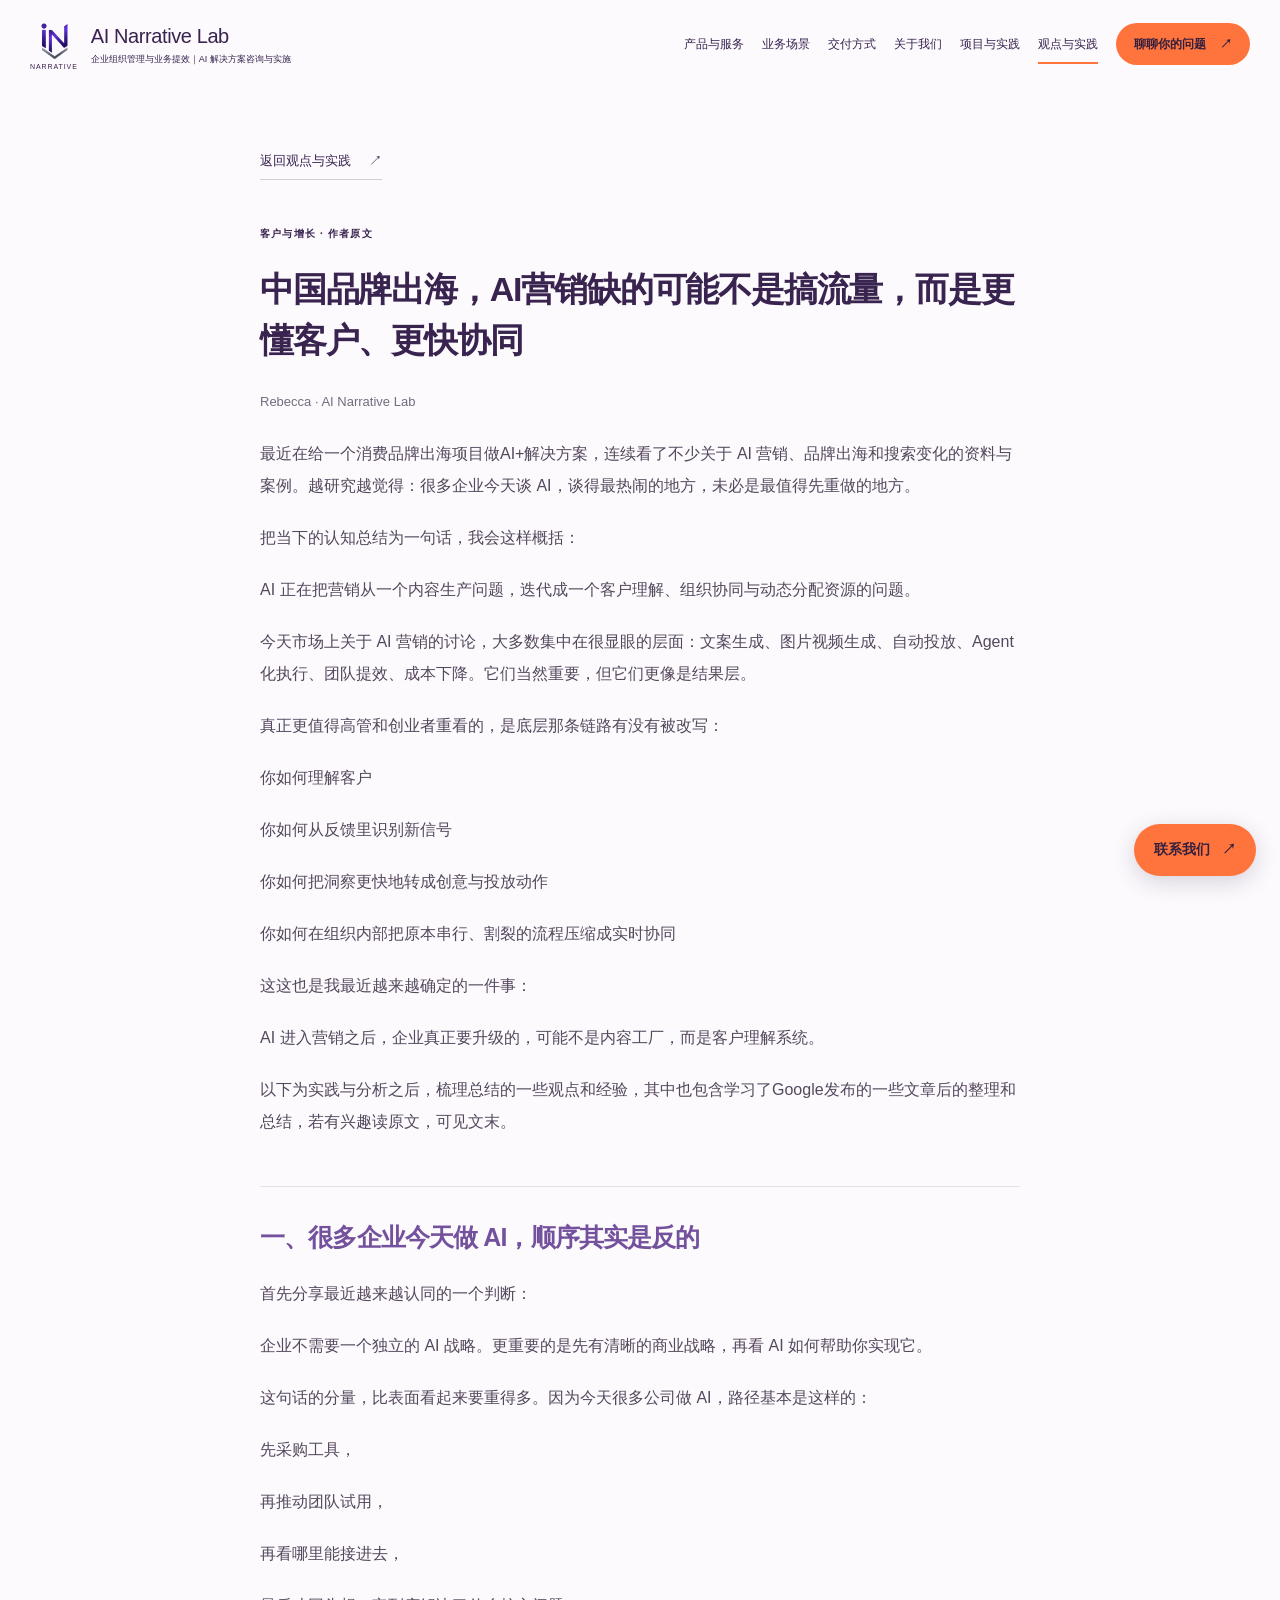
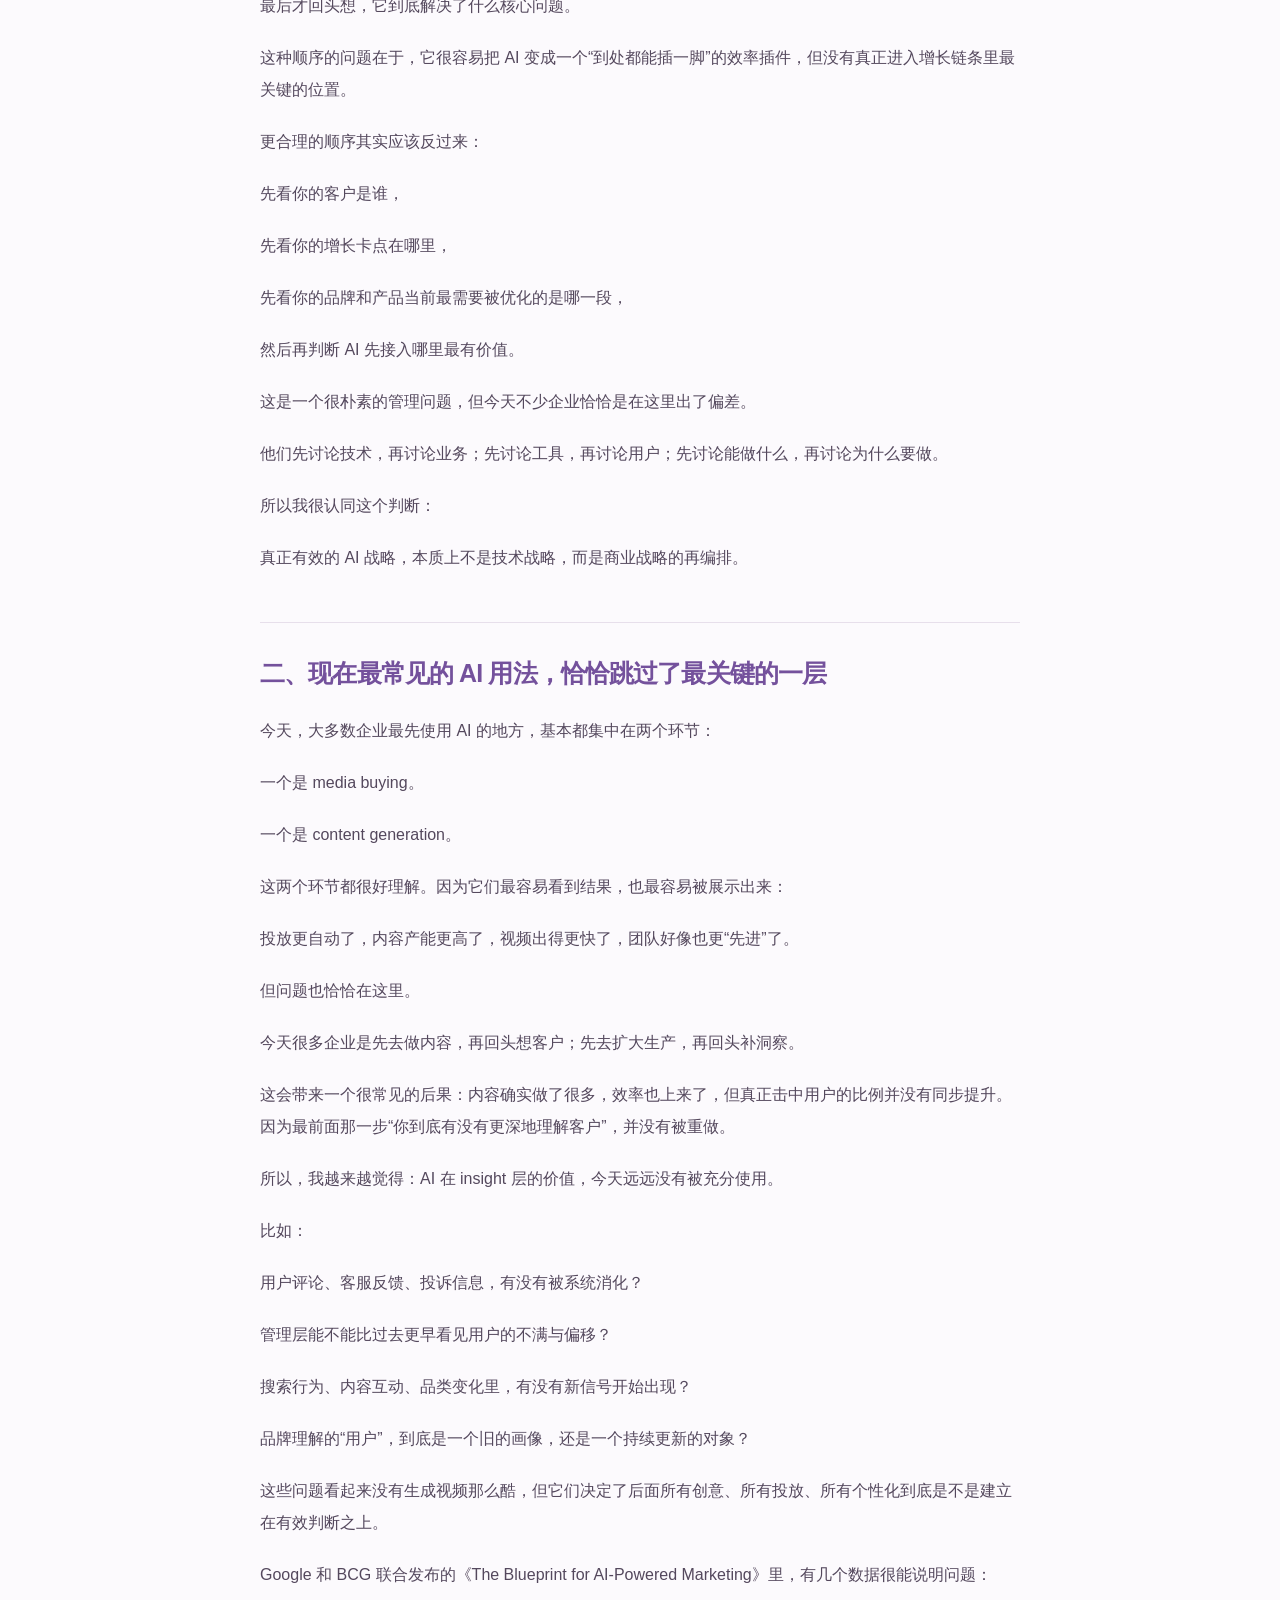
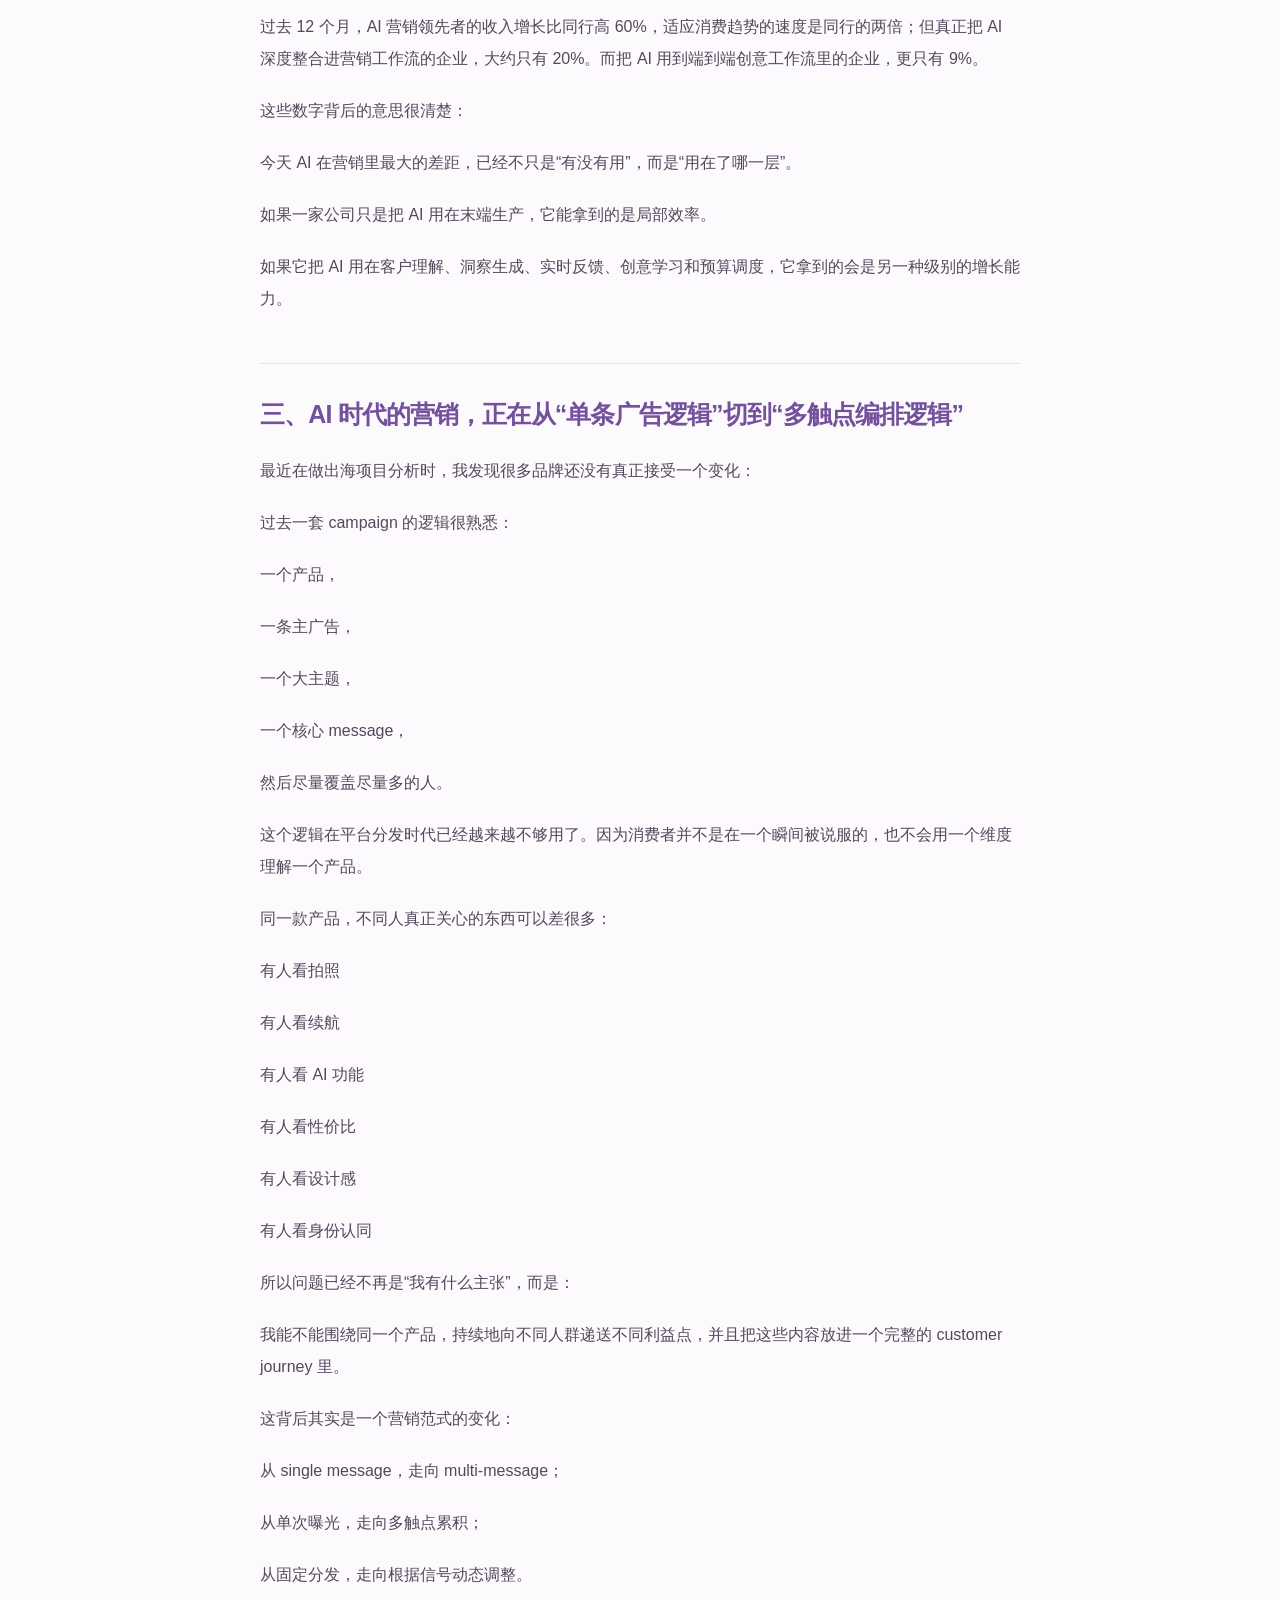
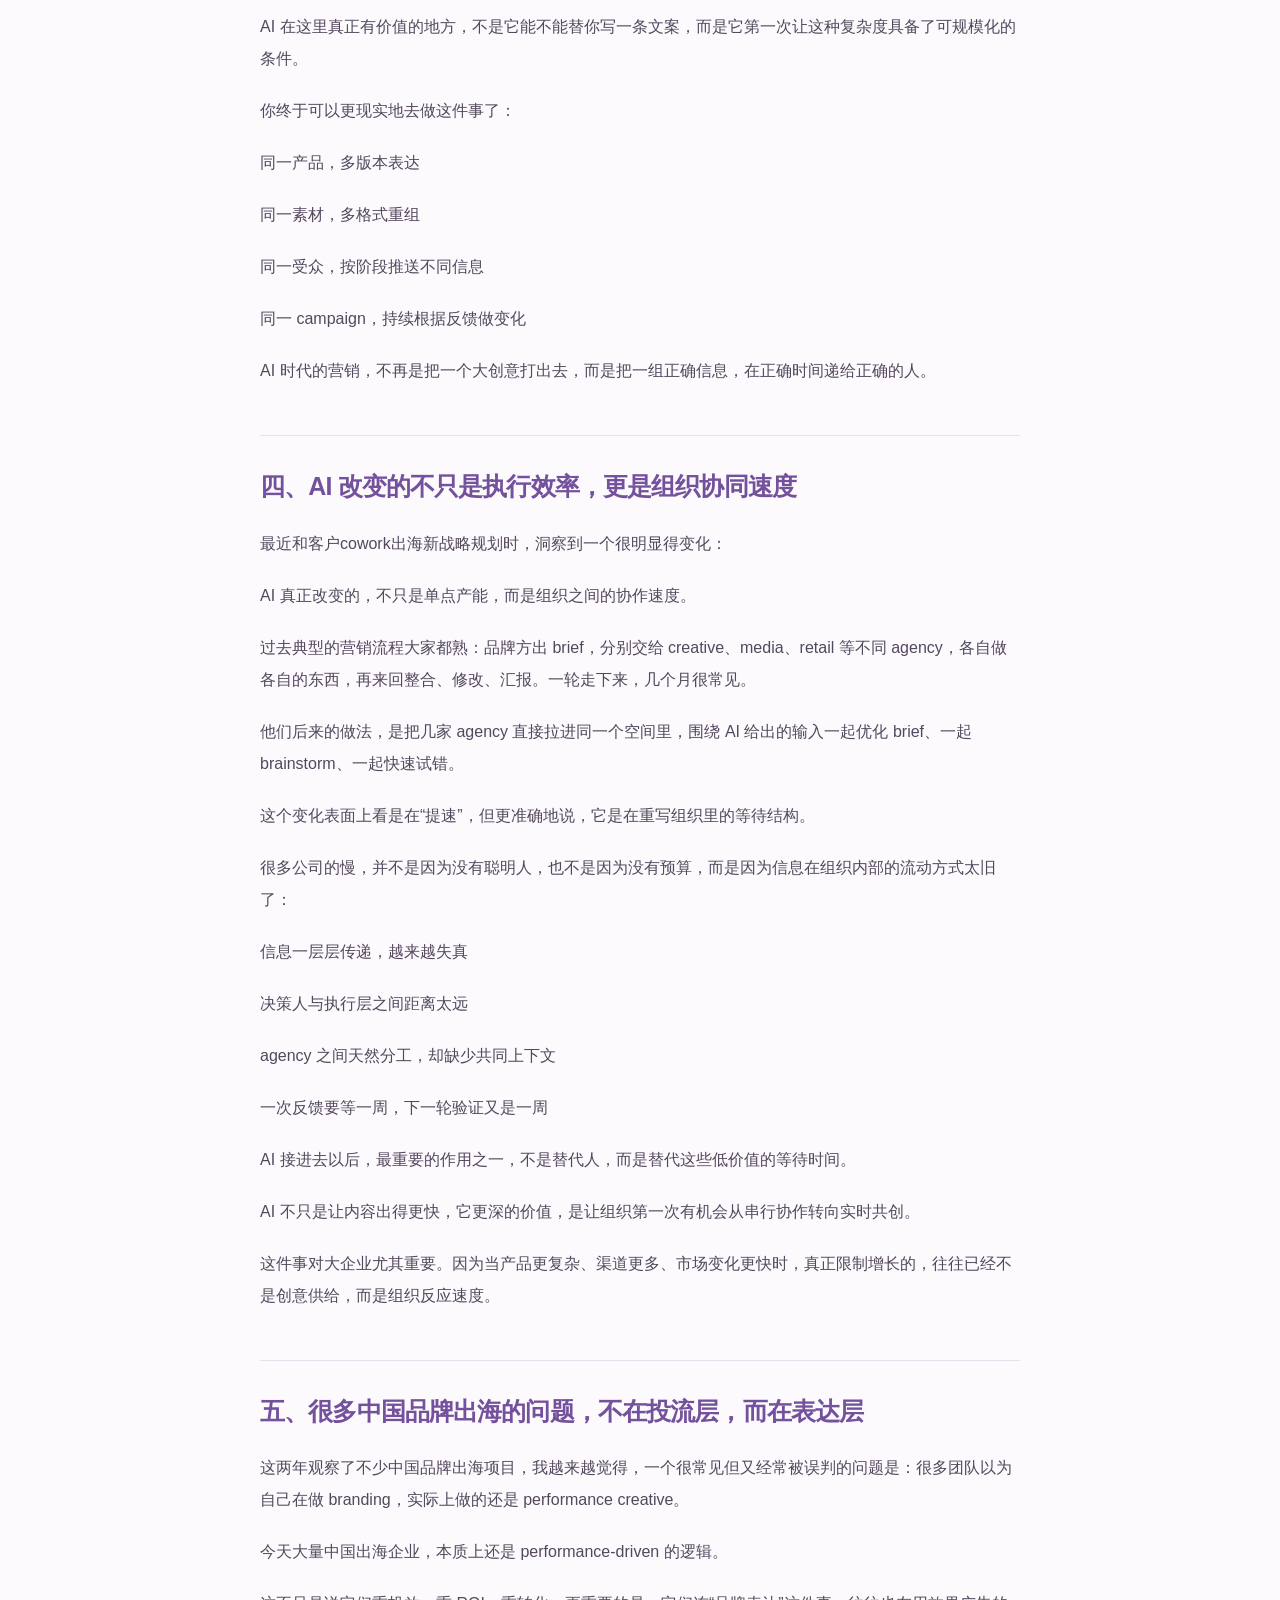
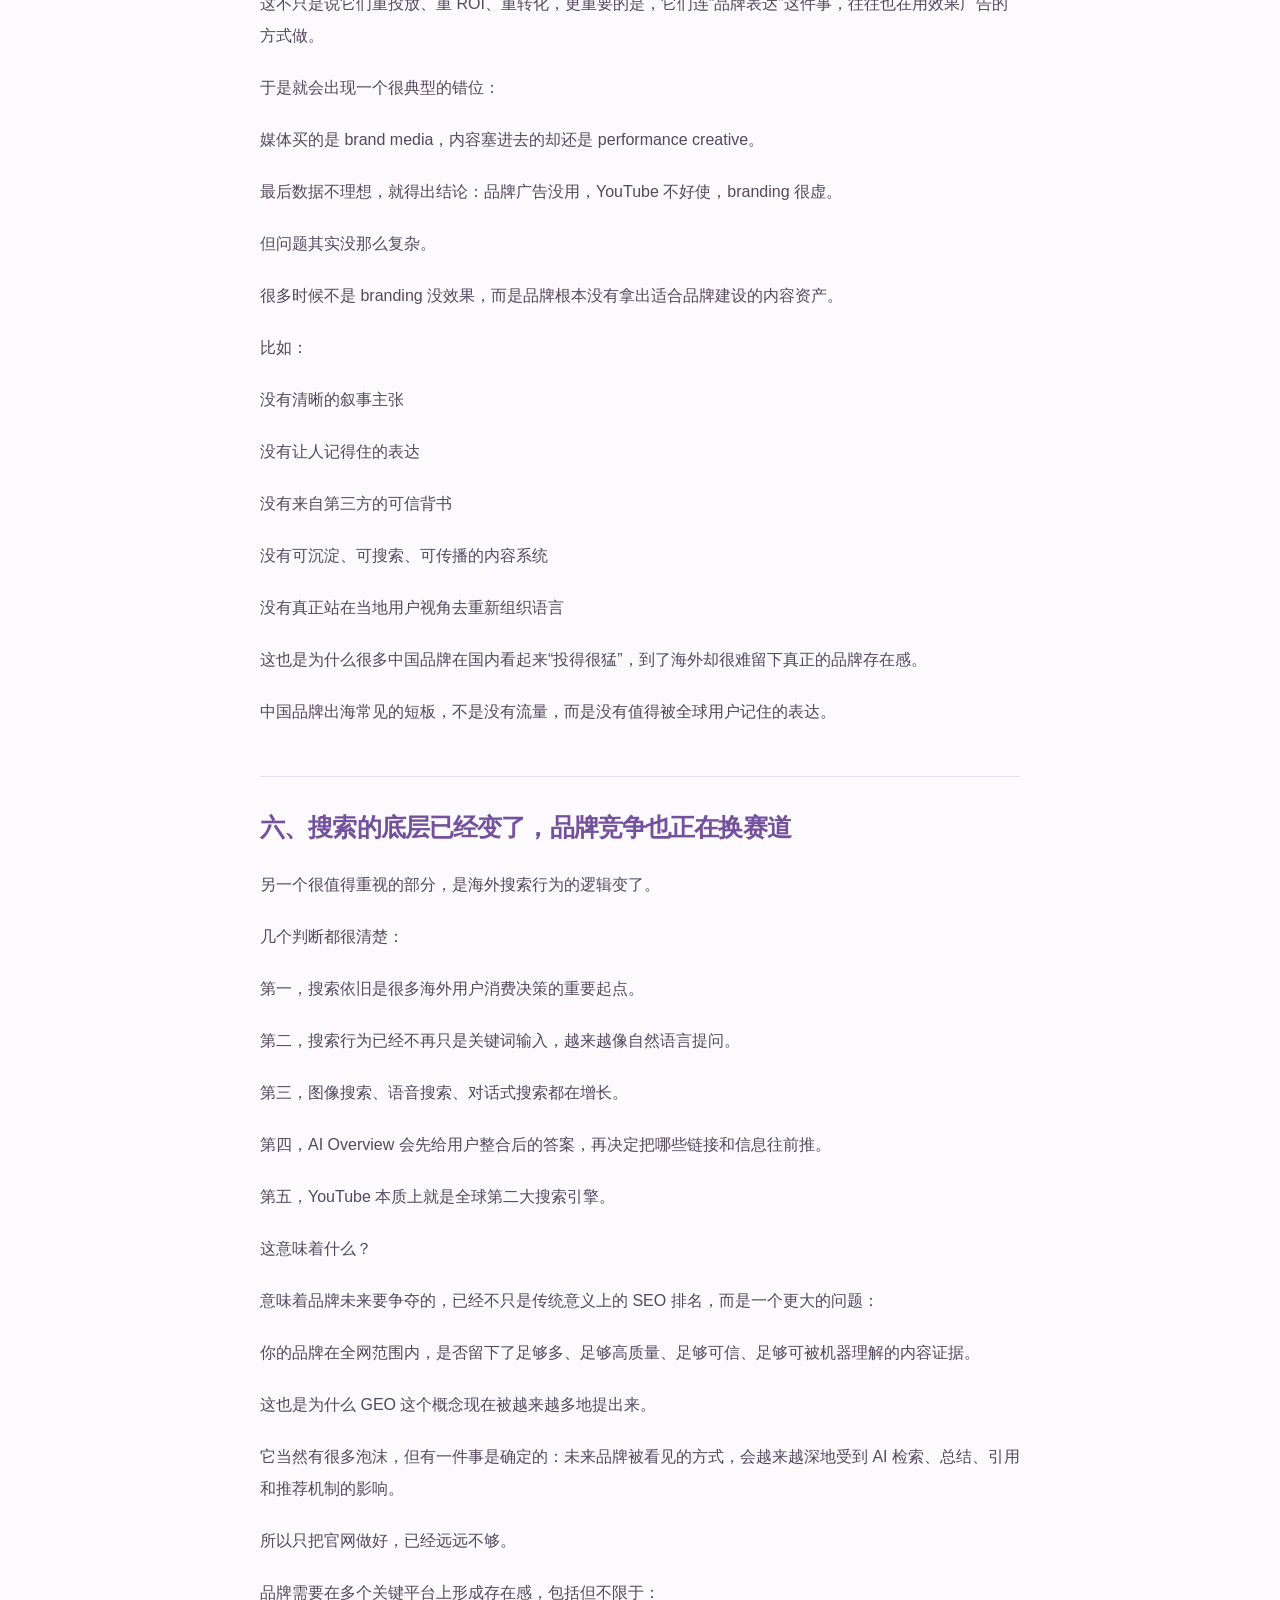
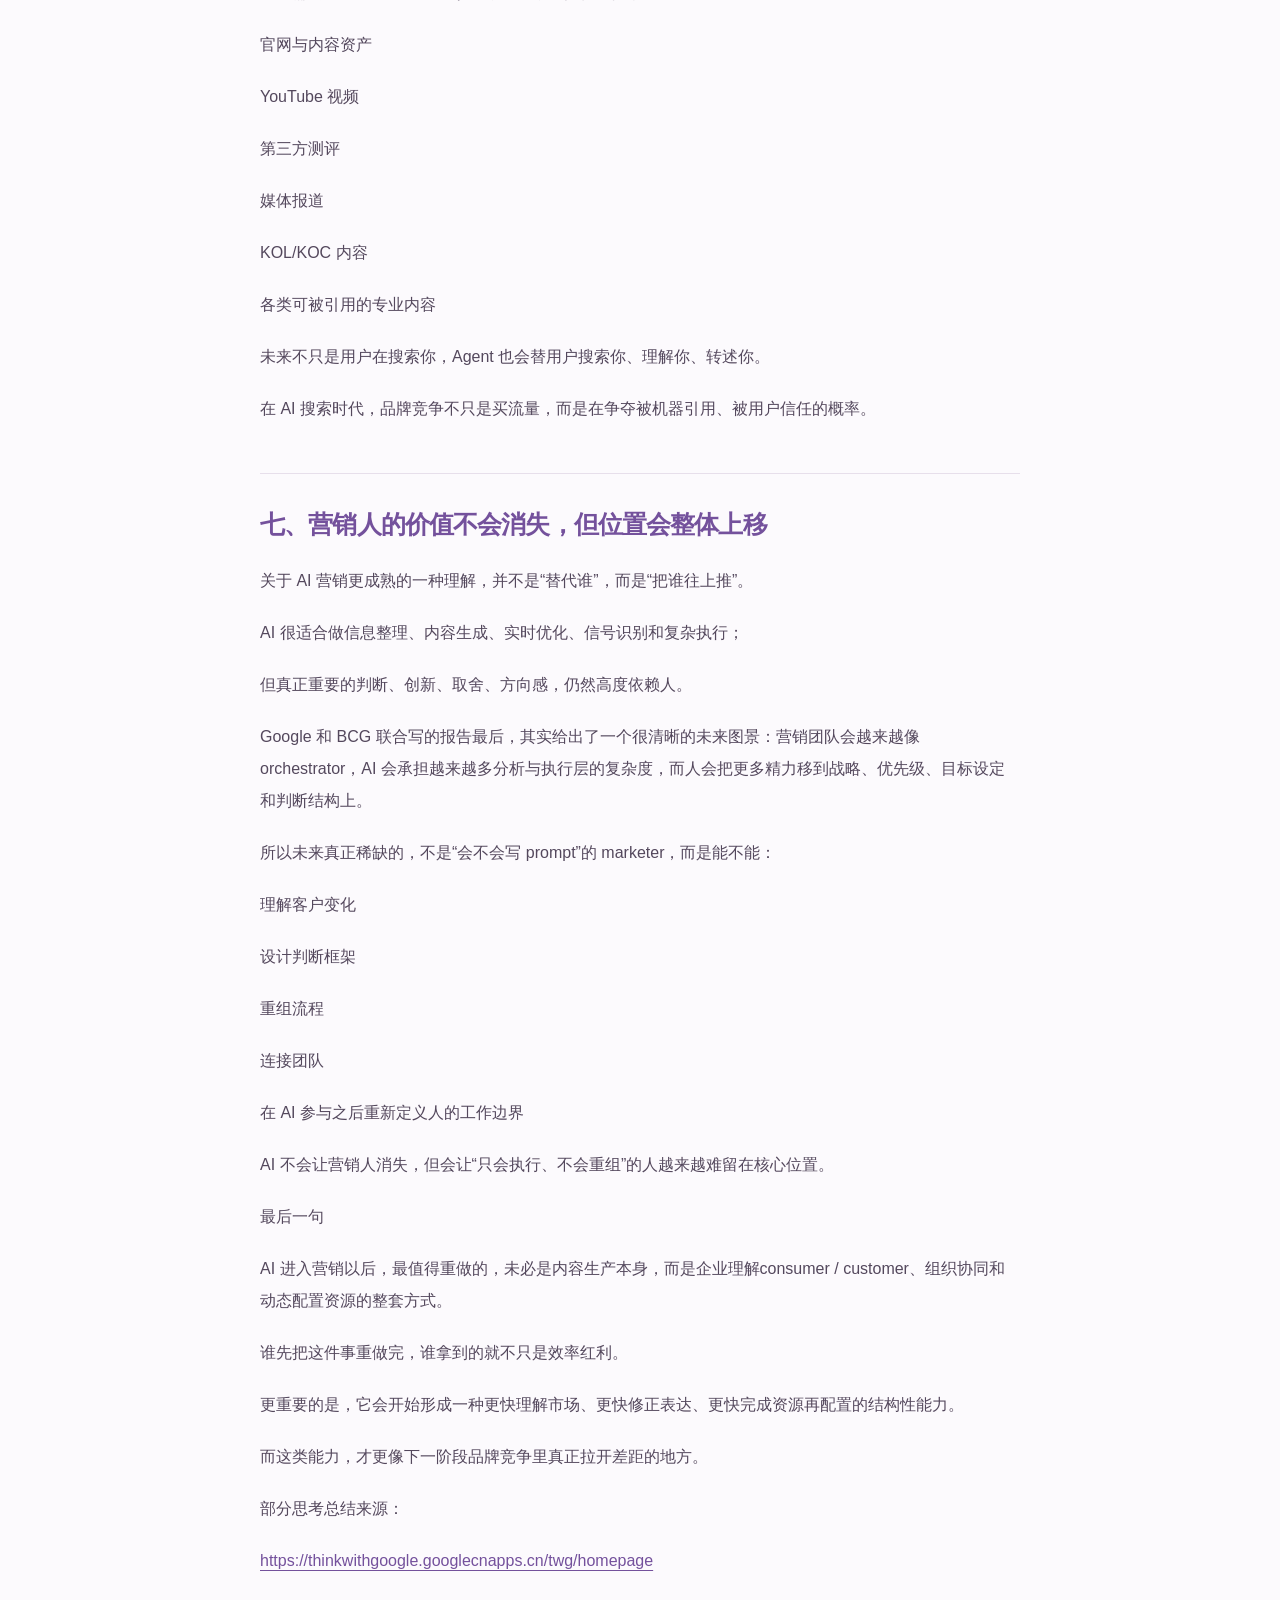
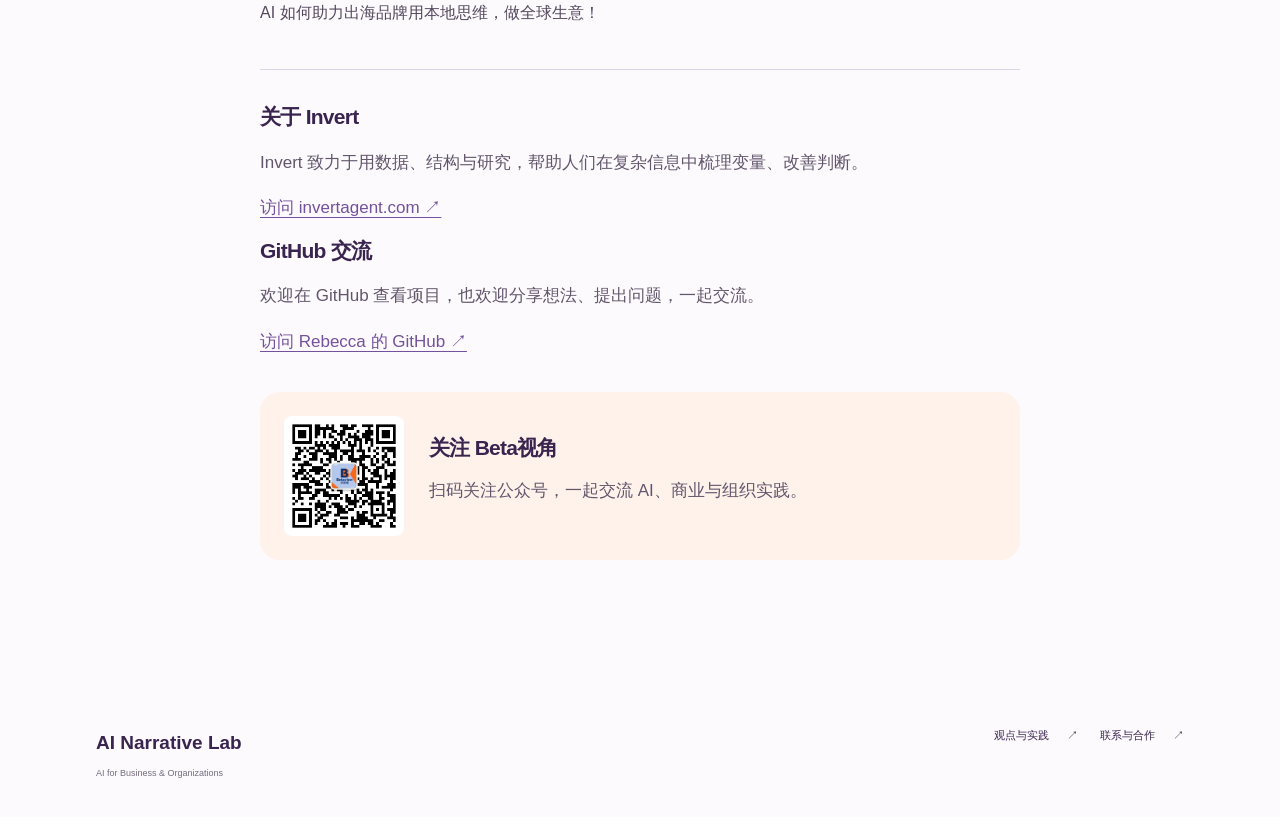
<file: insight-customer-and-growth.html>
<!doctype html><html lang="zh-CN"><head><meta charset="utf-8"><meta name="viewport" content="width=device-width,initial-scale=1"><title>中国品牌出海，AI营销缺的可能不是搞流量，而是更懂客户、更快协同 · AI Narrative Lab</title><link rel="stylesheet" href="mockup.css"><script src="site.js" defer></script></head><body><a href="#main" class="skip">跳到正文</a><header class="site-header"><div class="nav-inner"><a class="brand" href="index.html" aria-label="AI Narrative Lab 首页"><span class="logo-lockup"><img src="assets/narrative-symbol-preview.png" alt="" width="44" height="44"><span>NARRATIVE</span></span><span class="brand-name">AI Narrative Lab<small>企业组织管理与业务提效｜AI 解决方案咨询与实施</small></span></a><button class="menu-toggle" aria-label="打开导航" aria-expanded="false" aria-controls="site-nav"><span></span><span></span></button><nav id="site-nav" aria-label="主导航"><a href="services.html">产品与服务</a><a href="practice.html">业务场景</a><a href="approach.html">交付方式</a><a href="about.html">关于我们</a><a href="projects.html">项目与实践</a><a href="insights.html" aria-current="page">观点与实践</a><a class="button nav-cta" href="about.html#contact">聊聊你的问题<span aria-hidden="true">↗</span></a></nav></div></header><main id="main"><article class="reading full-article"><a class="text-link" href="insights.html">返回观点与实践<span aria-hidden="true">↗</span></a><p class="eyebrow">客户与增长 · 作者原文</p><h1>中国品牌出海，AI营销缺的可能不是搞流量，而是更懂客户、更快协同</h1><p class="byline">Rebecca · AI Narrative Lab</p><div class="article-prose"><p>最近在给一个消费品牌出海项目做AI+解决方案，连续看了不少关于 AI 营销、品牌出海和搜索变化的资料与案例。越研究越觉得：很多企业今天谈 AI，谈得最热闹的地方，未必是最值得先重做的地方。</p><p>把当下的认知总结为一句话，我会这样概括：</p><p>AI 正在把营销从一个内容生产问题，迭代成一个客户理解、组织协同与动态分配资源的问题。</p><p>今天市场上关于 AI 营销的讨论，大多数集中在很显眼的层面：文案生成、图片视频生成、自动投放、Agent 化执行、团队提效、成本下降。它们当然重要，但它们更像是结果层。</p><p>真正更值得高管和创业者重看的，是底层那条链路有没有被改写：</p><p>你如何理解客户</p><p>你如何从反馈里识别新信号</p><p>你如何把洞察更快地转成创意与投放动作</p><p>你如何在组织内部把原本串行、割裂的流程压缩成实时协同</p><p>这这也是我最近越来越确定的一件事：</p><p>AI 进入营销之后，企业真正要升级的，可能不是内容工厂，而是客户理解系统。</p><p>以下为实践与分析之后，梳理总结的一些观点和经验，其中也包含学习了Google发布的一些文章后的整理和总结，若有兴趣读原文，可见文末。</p><h2>一、很多企业今天做 AI，顺序其实是反的</h2><p>首先分享最近越来越认同的一个判断：</p><p>企业不需要一个独立的 AI 战略。更重要的是先有清晰的商业战略，再看 AI 如何帮助你实现它。</p><p>这句话的分量，比表面看起来要重得多。因为今天很多公司做 AI，路径基本是这样的：</p><p>先采购工具，</p><p>再推动团队试用，</p><p>再看哪里能接进去，</p><p>最后才回头想，它到底解决了什么核心问题。</p><p>这种顺序的问题在于，它很容易把 AI 变成一个“到处都能插一脚”的效率插件，但没有真正进入增长链条里最关键的位置。</p><p>更合理的顺序其实应该反过来：</p><p>先看你的客户是谁，</p><p>先看你的增长卡点在哪里，</p><p>先看你的品牌和产品当前最需要被优化的是哪一段，</p><p>然后再判断 AI 先接入哪里最有价值。</p><p>这是一个很朴素的管理问题，但今天不少企业恰恰是在这里出了偏差。</p><p>他们先讨论技术，再讨论业务；先讨论工具，再讨论用户；先讨论能做什么，再讨论为什么要做。</p><p>所以我很认同这个判断：</p><p>真正有效的 AI 战略，本质上不是技术战略，而是商业战略的再编排。</p><h2>二、现在最常见的 AI 用法，恰恰跳过了最关键的一层</h2><p>今天，大多数企业最先使用 AI 的地方，基本都集中在两个环节：</p><p>一个是 media buying。</p><p>一个是 content generation。</p><p>这两个环节都很好理解。因为它们最容易看到结果，也最容易被展示出来：</p><p>投放更自动了，内容产能更高了，视频出得更快了，团队好像也更“先进”了。</p><p>但问题也恰恰在这里。</p><p>今天很多企业是先去做内容，再回头想客户；先去扩大生产，再回头补洞察。</p><p>这会带来一个很常见的后果：内容确实做了很多，效率也上来了，但真正击中用户的比例并没有同步提升。因为最前面那一步“你到底有没有更深地理解客户”，并没有被重做。</p><p>所以，我越来越觉得：AI 在 insight 层的价值，今天远远没有被充分使用。</p><p>比如：</p><p>用户评论、客服反馈、投诉信息，有没有被系统消化？</p><p>管理层能不能比过去更早看见用户的不满与偏移？</p><p>搜索行为、内容互动、品类变化里，有没有新信号开始出现？</p><p>品牌理解的“用户”，到底是一个旧的画像，还是一个持续更新的对象？</p><p>这些问题看起来没有生成视频那么酷，但它们决定了后面所有创意、所有投放、所有个性化到底是不是建立在有效判断之上。</p><p>Google 和 BCG 联合发布的《The Blueprint for AI-Powered Marketing》里，有几个数据很能说明问题：</p><p>过去 12 个月，AI 营销领先者的收入增长比同行高 60%，适应消费趋势的速度是同行的两倍；但真正把 AI 深度整合进营销工作流的企业，大约只有 20%。而把 AI 用到端到端创意工作流里的企业，更只有 9%。</p><p>这些数字背后的意思很清楚：</p><p>今天 AI 在营销里最大的差距，已经不只是“有没有用”，而是“用在了哪一层”。</p><p>如果一家公司只是把 AI 用在末端生产，它能拿到的是局部效率。</p><p>如果它把 AI 用在客户理解、洞察生成、实时反馈、创意学习和预算调度，它拿到的会是另一种级别的增长能力。</p><h2>三、AI 时代的营销，正在从“单条广告逻辑”切到“多触点编排逻辑”</h2><p>最近在做出海项目分析时，我发现很多品牌还没有真正接受一个变化：</p><p>过去一套 campaign 的逻辑很熟悉：</p><p>一个产品，</p><p>一条主广告，</p><p>一个大主题，</p><p>一个核心 message，</p><p>然后尽量覆盖尽量多的人。</p><p>这个逻辑在平台分发时代已经越来越不够用了。因为消费者并不是在一个瞬间被说服的，也不会用一个维度理解一个产品。</p><p>同一款产品，不同人真正关心的东西可以差很多：</p><p>有人看拍照</p><p>有人看续航</p><p>有人看 AI 功能</p><p>有人看性价比</p><p>有人看设计感</p><p>有人看身份认同</p><p>所以问题已经不再是“我有什么主张”，而是：</p><p>我能不能围绕同一个产品，持续地向不同人群递送不同利益点，并且把这些内容放进一个完整的 customer journey 里。</p><p>这背后其实是一个营销范式的变化：</p><p>从 single message，走向 multi-message；</p><p>从单次曝光，走向多触点累积；</p><p>从固定分发，走向根据信号动态调整。</p><p>AI 在这里真正有价值的地方，不是它能不能替你写一条文案，而是它第一次让这种复杂度具备了可规模化的条件。</p><p>你终于可以更现实地去做这件事了：</p><p>同一产品，多版本表达</p><p>同一素材，多格式重组</p><p>同一受众，按阶段推送不同信息</p><p>同一 campaign，持续根据反馈做变化</p><p>AI 时代的营销，不再是把一个大创意打出去，而是把一组正确信息，在正确时间递给正确的人。</p><h2>四、AI 改变的不只是执行效率，更是组织协同速度</h2><p>最近和客户cowork出海新战略规划时，洞察到一个很明显得变化：</p><p>AI 真正改变的，不只是单点产能，而是组织之间的协作速度。</p><p>过去典型的营销流程大家都熟：品牌方出 brief，分别交给 creative、media、retail 等不同 agency，各自做各自的东西，再来回整合、修改、汇报。一轮走下来，几个月很常见。</p><p>他们后来的做法，是把几家 agency 直接拉进同一个空间里，围绕 AI 给出的输入一起优化 brief、一起 brainstorm、一起快速试错。</p><p>这个变化表面上看是在“提速”，但更准确地说，它是在重写组织里的等待结构。</p><p>很多公司的慢，并不是因为没有聪明人，也不是因为没有预算，而是因为信息在组织内部的流动方式太旧了：</p><p>信息一层层传递，越来越失真</p><p>决策人与执行层之间距离太远</p><p>agency 之间天然分工，却缺少共同上下文</p><p>一次反馈要等一周，下一轮验证又是一周</p><p>AI 接进去以后，最重要的作用之一，不是替代人，而是替代这些低价值的等待时间。</p><p>AI 不只是让内容出得更快，它更深的价值，是让组织第一次有机会从串行协作转向实时共创。</p><p>这件事对大企业尤其重要。因为当产品更复杂、渠道更多、市场变化更快时，真正限制增长的，往往已经不是创意供给，而是组织反应速度。</p><h2>五、很多中国品牌出海的问题，不在投流层，而在表达层</h2><p>这两年观察了不少中国品牌出海项目，我越来越觉得，一个很常见但又经常被误判的问题是：很多团队以为自己在做 branding，实际上做的还是 performance creative。</p><p>今天大量中国出海企业，本质上还是 performance-driven 的逻辑。</p><p>这不只是说它们重投放、重 ROI、重转化，更重要的是，它们连“品牌表达”这件事，往往也在用效果广告的方式做。</p><p>于是就会出现一个很典型的错位：</p><p>媒体买的是 brand media，内容塞进去的却还是 performance creative。</p><p>最后数据不理想，就得出结论：品牌广告没用，YouTube 不好使，branding 很虚。</p><p>但问题其实没那么复杂。</p><p>很多时候不是 branding 没效果，而是品牌根本没有拿出适合品牌建设的内容资产。</p><p>比如：</p><p>没有清晰的叙事主张</p><p>没有让人记得住的表达</p><p>没有来自第三方的可信背书</p><p>没有可沉淀、可搜索、可传播的内容系统</p><p>没有真正站在当地用户视角去重新组织语言</p><p>这也是为什么很多中国品牌在国内看起来“投得很猛”，到了海外却很难留下真正的品牌存在感。</p><p>中国品牌出海常见的短板，不是没有流量，而是没有值得被全球用户记住的表达。</p><h2>六、搜索的底层已经变了，品牌竞争也正在换赛道</h2><p>另一个很值得重视的部分，是海外搜索行为的逻辑变了。</p><p>几个判断都很清楚：</p><p>第一，搜索依旧是很多海外用户消费决策的重要起点。</p><p>第二，搜索行为已经不再只是关键词输入，越来越像自然语言提问。</p><p>第三，图像搜索、语音搜索、对话式搜索都在增长。</p><p>第四，AI Overview 会先给用户整合后的答案，再决定把哪些链接和信息往前推。</p><p>第五，YouTube 本质上就是全球第二大搜索引擎。</p><p>这意味着什么？</p><p>意味着品牌未来要争夺的，已经不只是传统意义上的 SEO 排名，而是一个更大的问题：</p><p>你的品牌在全网范围内，是否留下了足够多、足够高质量、足够可信、足够可被机器理解的内容证据。</p><p>这也是为什么 GEO 这个概念现在被越来越多地提出来。</p><p>它当然有很多泡沫，但有一件事是确定的：未来品牌被看见的方式，会越来越深地受到 AI 检索、总结、引用和推荐机制的影响。</p><p>所以只把官网做好，已经远远不够。</p><p>品牌需要在多个关键平台上形成存在感，包括但不限于：</p><p>官网与内容资产</p><p>YouTube 视频</p><p>第三方测评</p><p>媒体报道</p><p>KOL/KOC 内容</p><p>各类可被引用的专业内容</p><p>未来不只是用户在搜索你，Agent 也会替用户搜索你、理解你、转述你。</p><p>在 AI 搜索时代，品牌竞争不只是买流量，而是在争夺被机器引用、被用户信任的概率。</p><h2>七、营销人的价值不会消失，但位置会整体上移</h2><p>关于 AI 营销更成熟的一种理解，并不是“替代谁”，而是“把谁往上推”。</p><p>AI 很适合做信息整理、内容生成、实时优化、信号识别和复杂执行；</p><p>但真正重要的判断、创新、取舍、方向感，仍然高度依赖人。</p><p>Google 和 BCG 联合写的报告最后，其实给出了一个很清晰的未来图景：营销团队会越来越像 orchestrator，AI 会承担越来越多分析与执行层的复杂度，而人会把更多精力移到战略、优先级、目标设定和判断结构上。</p><p>所以未来真正稀缺的，不是“会不会写 prompt”的 marketer，而是能不能：</p><p>理解客户变化</p><p>设计判断框架</p><p>重组流程</p><p>连接团队</p><p>在 AI 参与之后重新定义人的工作边界</p><p>AI 不会让营销人消失，但会让“只会执行、不会重组”的人越来越难留在核心位置。</p><p>最后一句</p><p>AI 进入营销以后，最值得重做的，未必是内容生产本身，而是企业理解consumer / customer、组织协同和动态配置资源的整套方式。</p><p>谁先把这件事重做完，谁拿到的就不只是效率红利。</p><p>更重要的是，它会开始形成一种更快理解市场、更快修正表达、更快完成资源再配置的结构性能力。</p><p>而这类能力，才更像下一阶段品牌竞争里真正拉开差距的地方。</p><p>部分思考总结来源：</p><p><a href="https://thinkwithgoogle.googlecnapps.cn/twg/homepage" target="_blank" rel="noopener noreferrer">https://thinkwithgoogle.googlecnapps.cn/twg/homepage</a></p><p>AI 如何助力出海品牌用本地思维，做全球生意！</p></div><section class="article-end"><h2>关于 Invert</h2><p>Invert 致力于用数据、结构与研究，帮助人们在复杂信息中梳理变量、改善判断。</p><p><a href="https://invertagent.com" target="_blank" rel="noopener noreferrer">访问 invertagent.com ↗</a></p><h2>GitHub 交流</h2><p>欢迎在 GitHub 查看项目，也欢迎分享想法、提出问题，一起交流。</p><p><a href="https://github.com/dreamybecca-coder" target="_blank" rel="noopener noreferrer">访问 Rebecca 的 GitHub ↗</a></p><div class="wechat-follow"><img src="assets/wechat-qrcode.jpg" alt="Beta视角公众号二维码"><div><h2>关注 Beta视角</h2><p>扫码关注公众号，一起交流 AI、商业与组织实践。</p></div></div></section></article></main><footer><div><a class="footer-brand" href="index.html">AI Narrative Lab</a><p>AI for Business & Organizations</p></div><div class="footer-links"><a class="text-link" href="insights.html">观点与实践<span aria-hidden="true">↗</span></a><a class="text-link" href="about.html#contact">联系与合作<span aria-hidden="true">↗</span></a></div></footer><a class="floating-contact" href="about.html#contact">联系我们 <span aria-hidden="true">↗</span></a><button class="to-top" aria-label="回到顶部" hidden>↑</button></body></html>
</file>
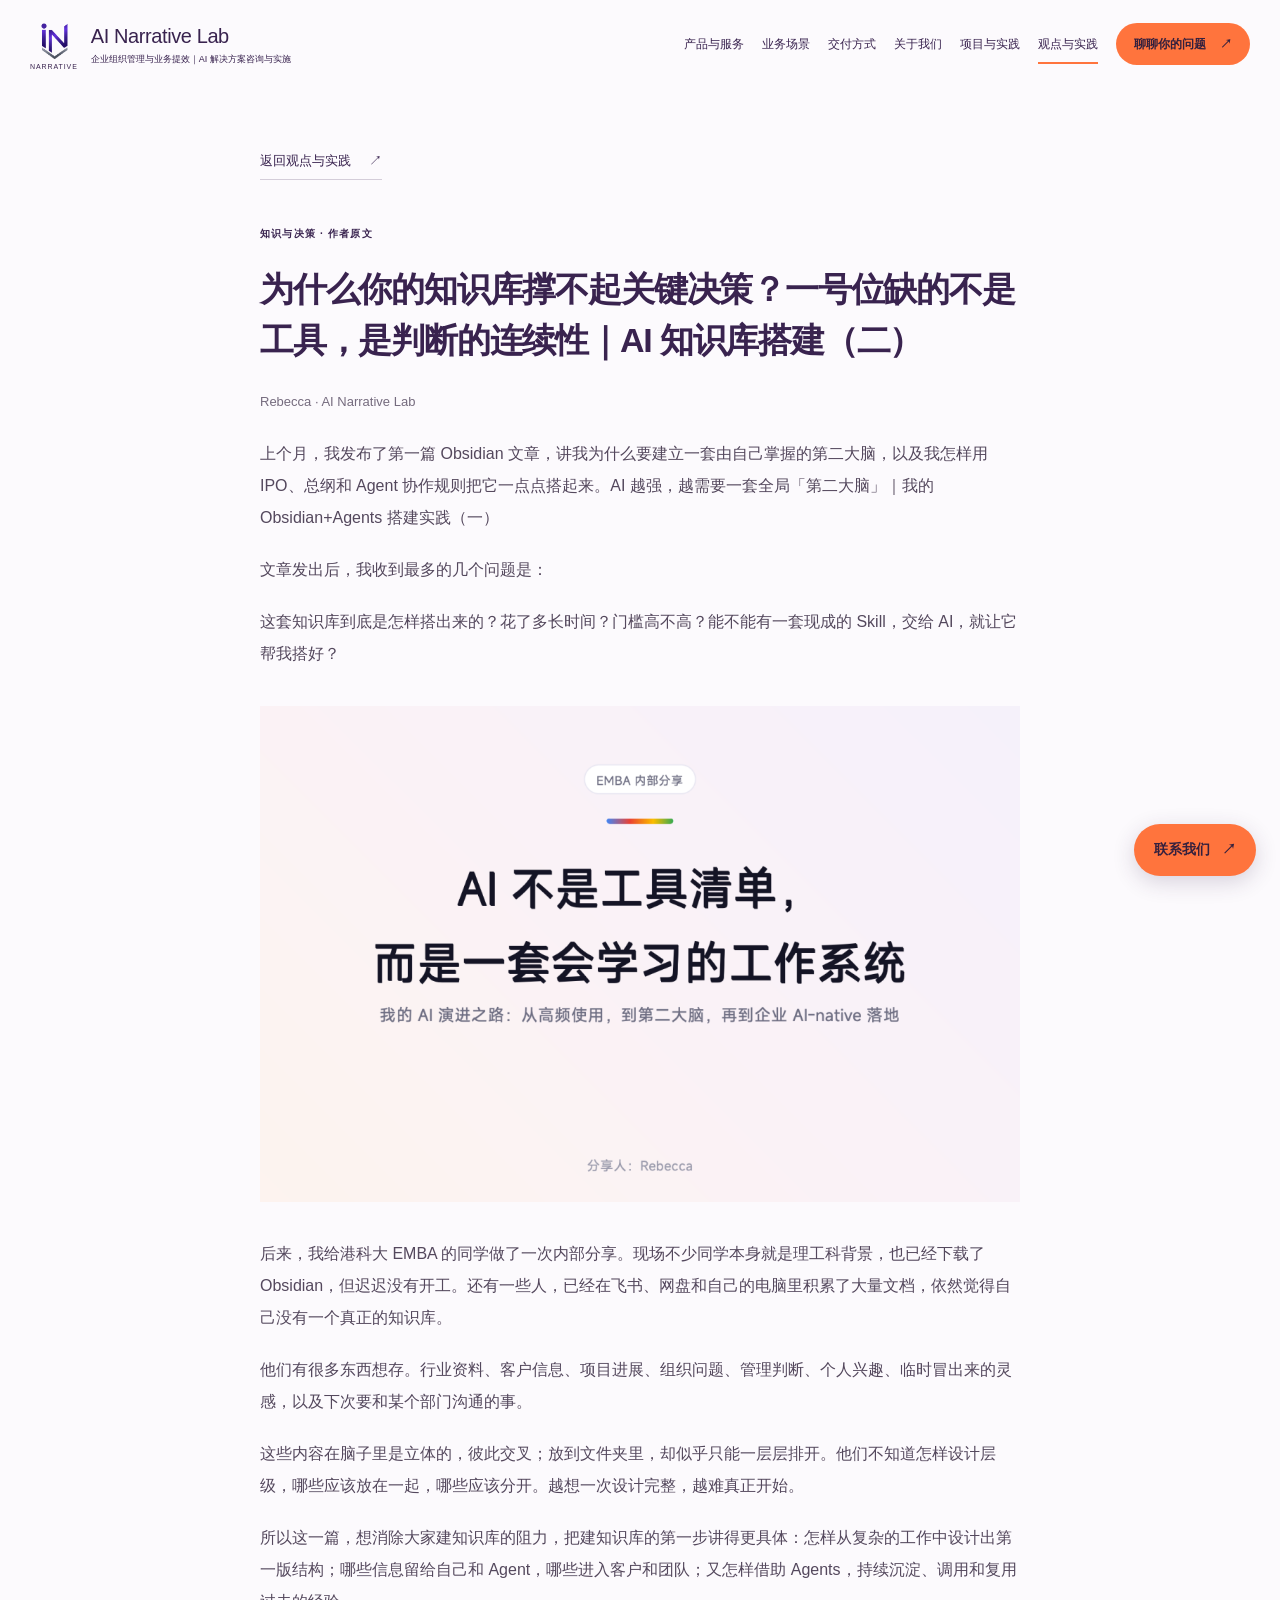
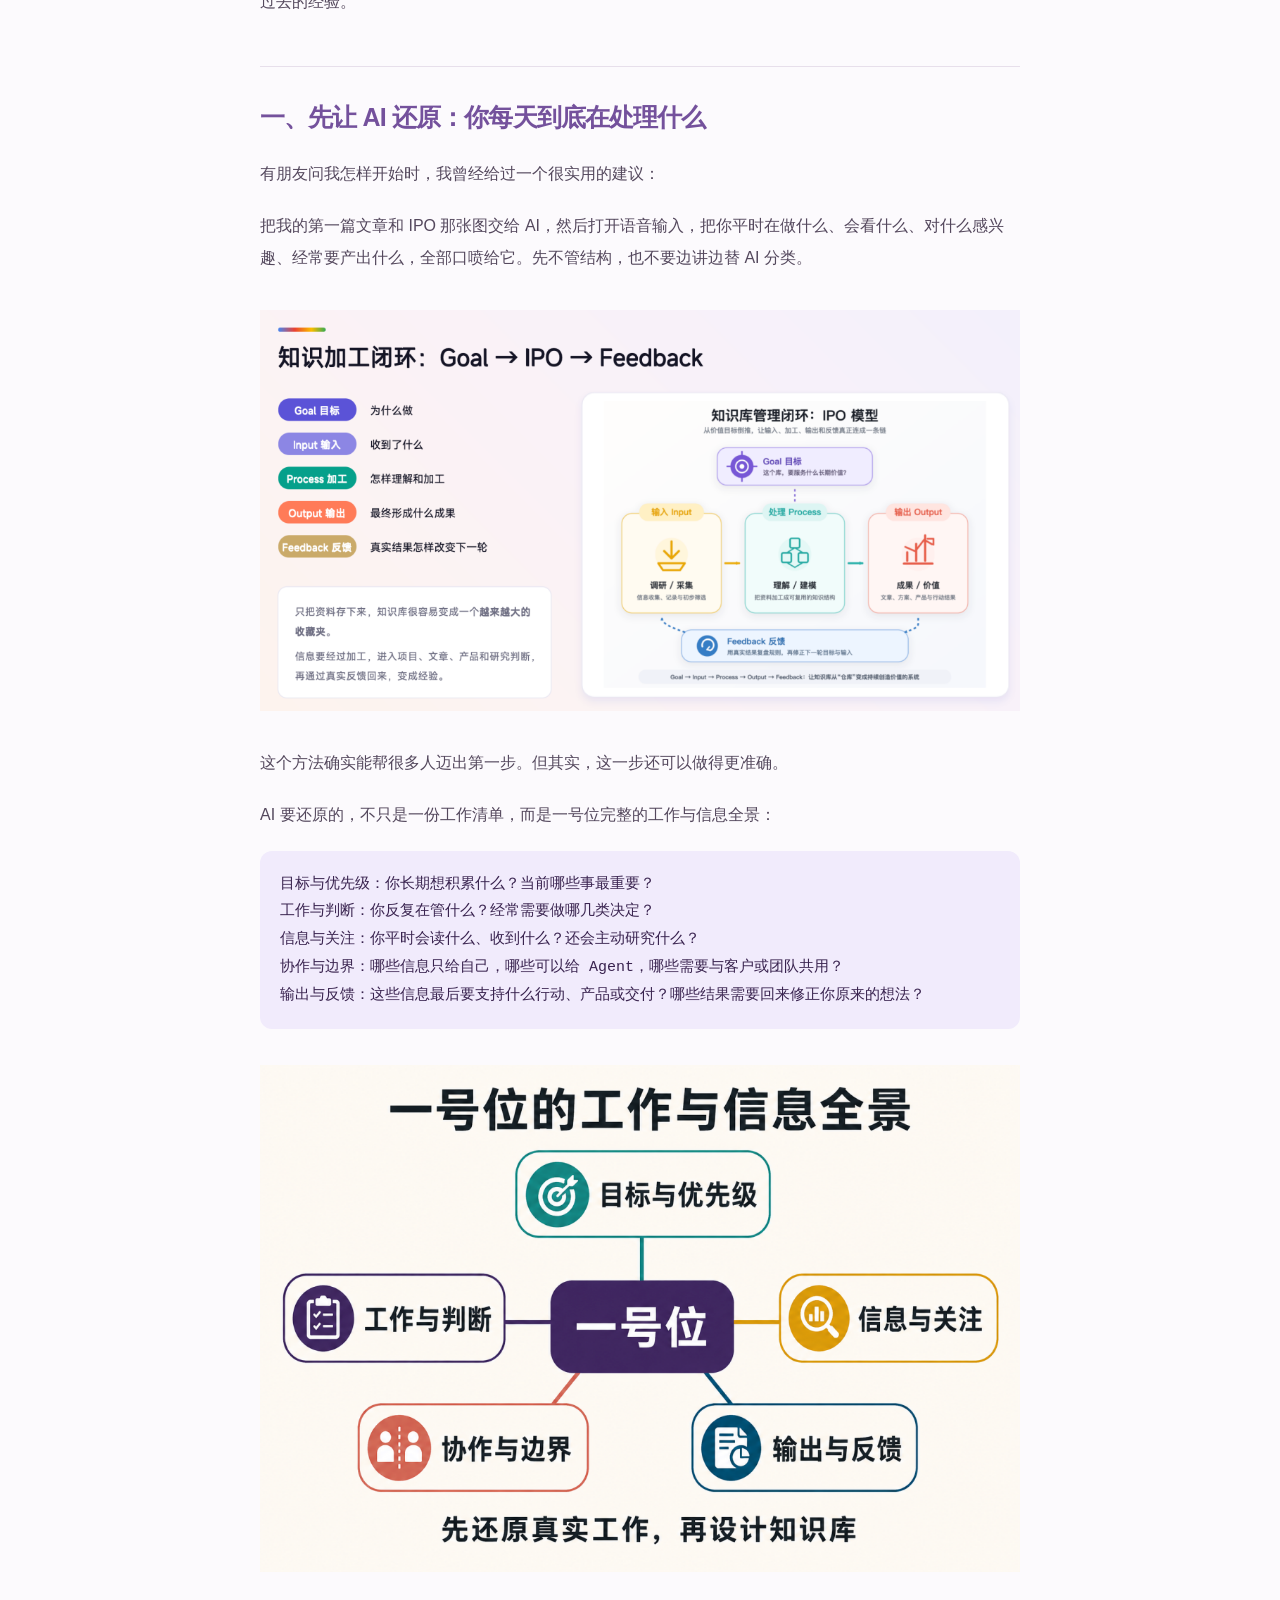
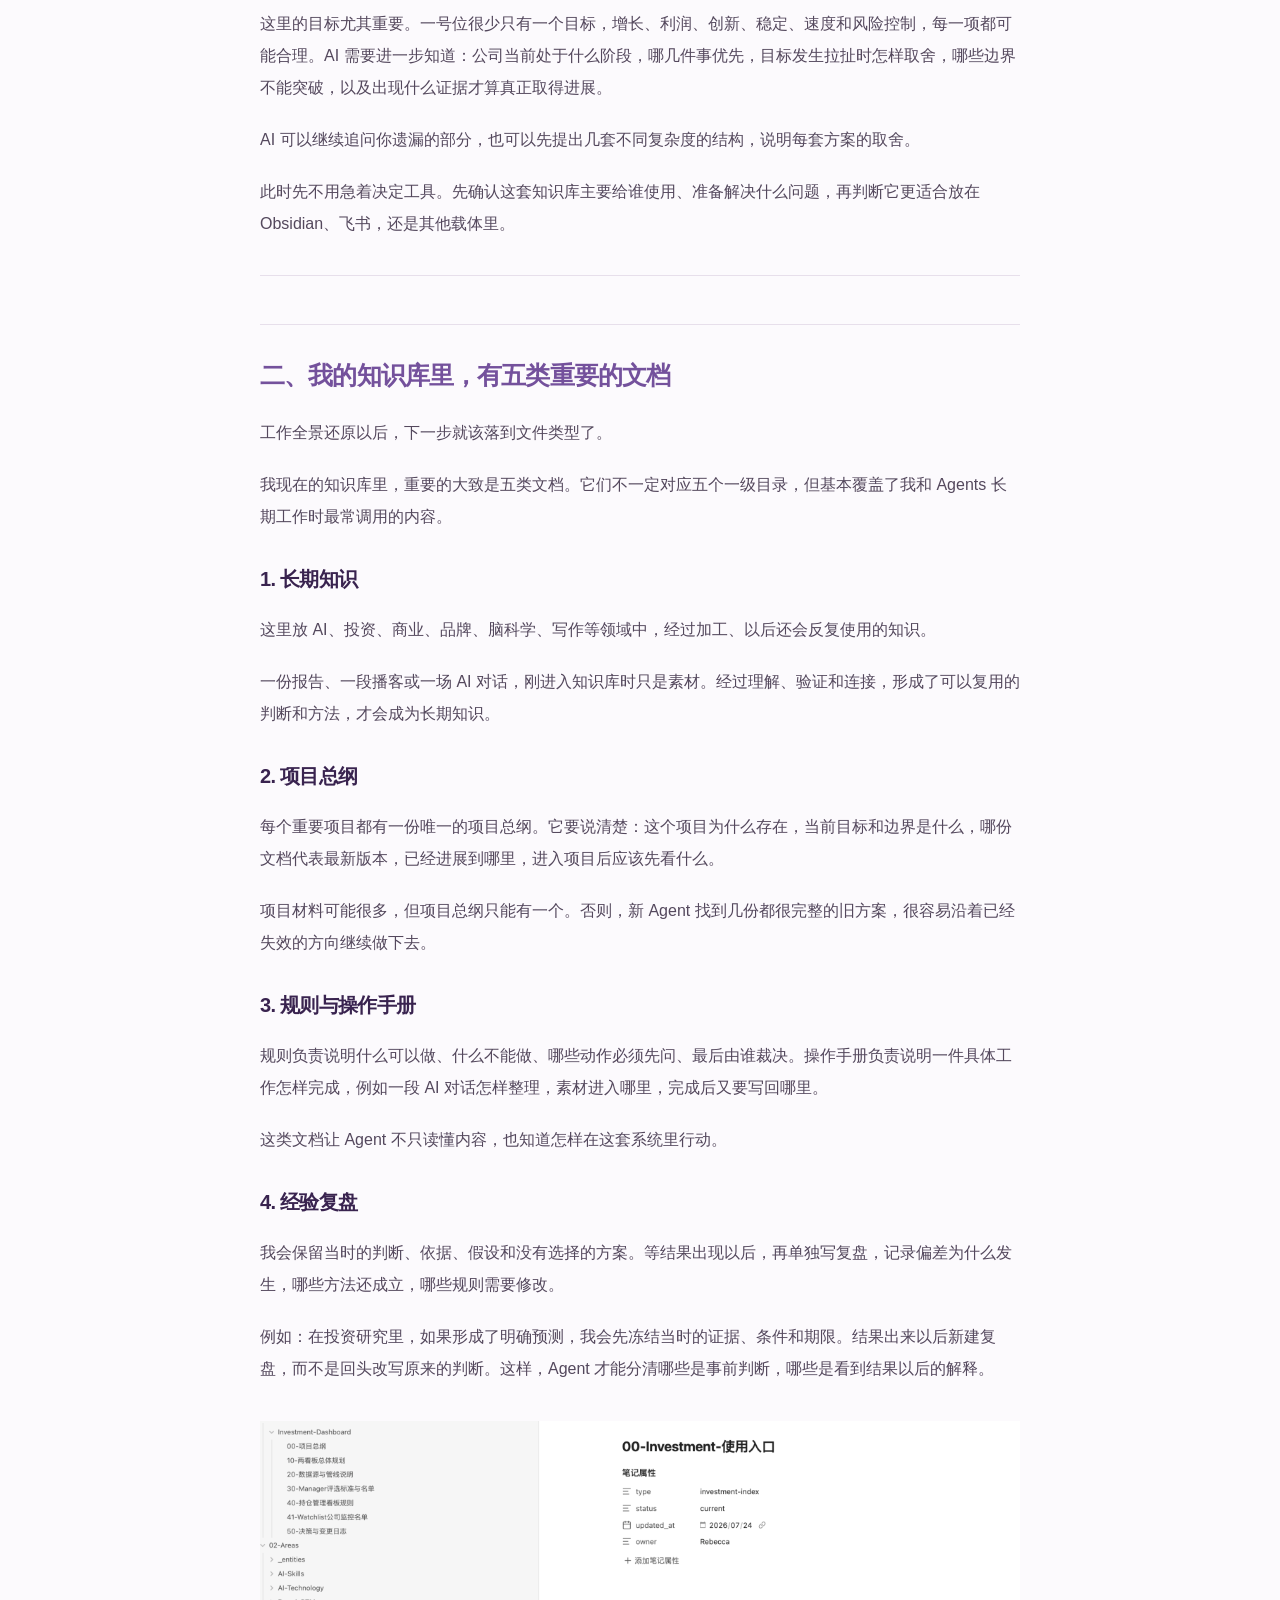
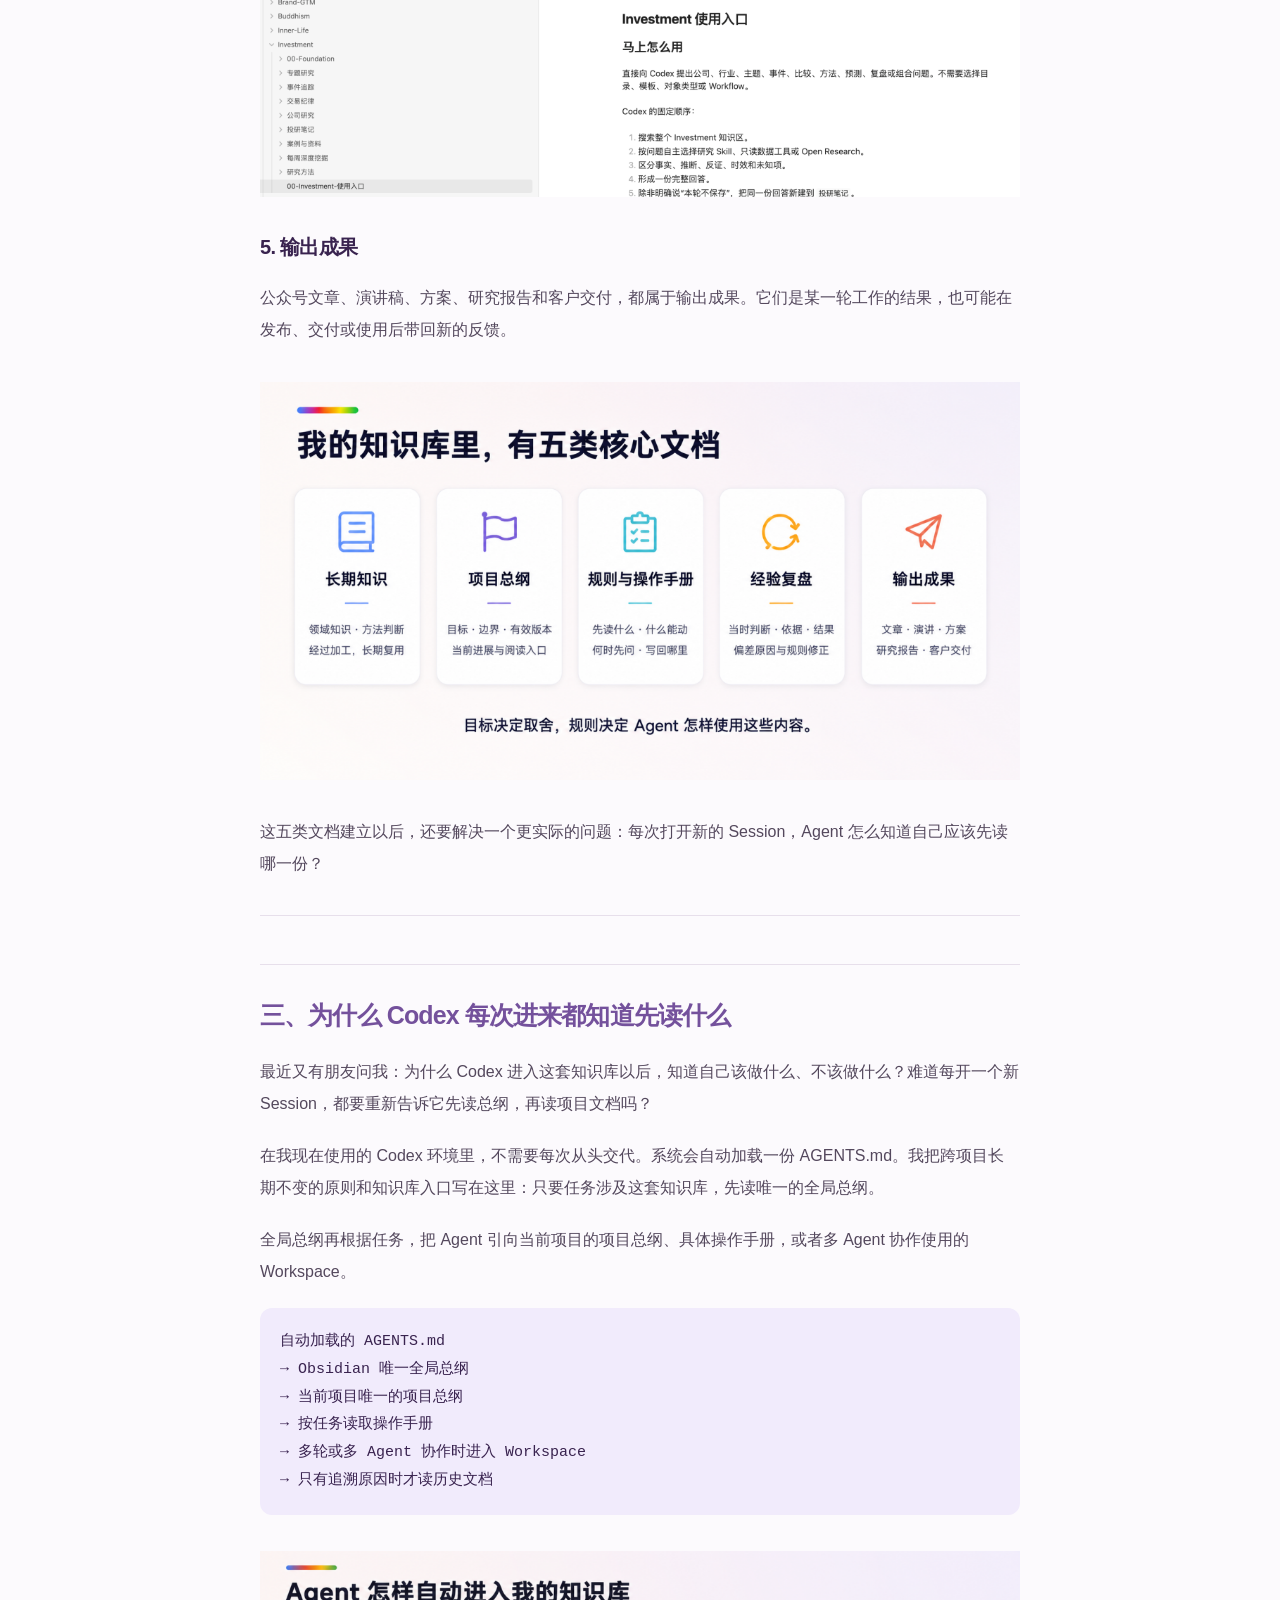
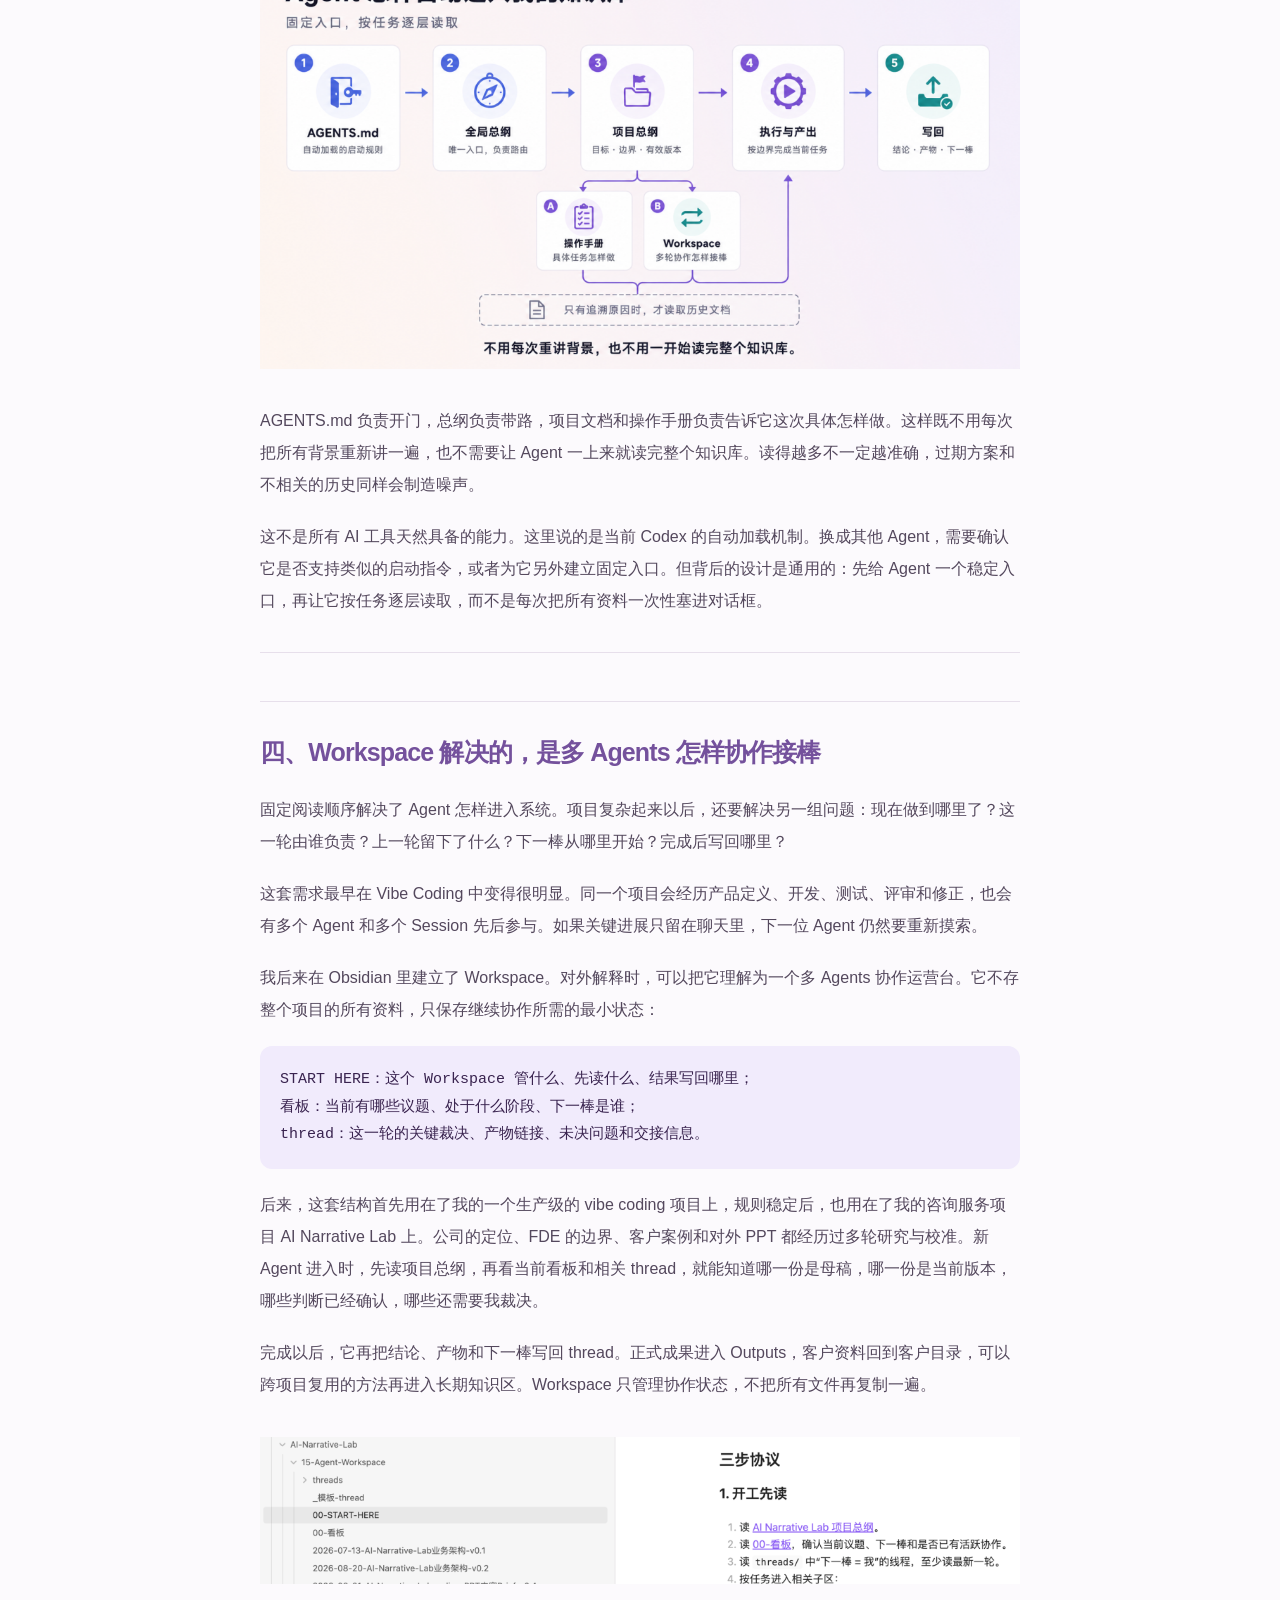
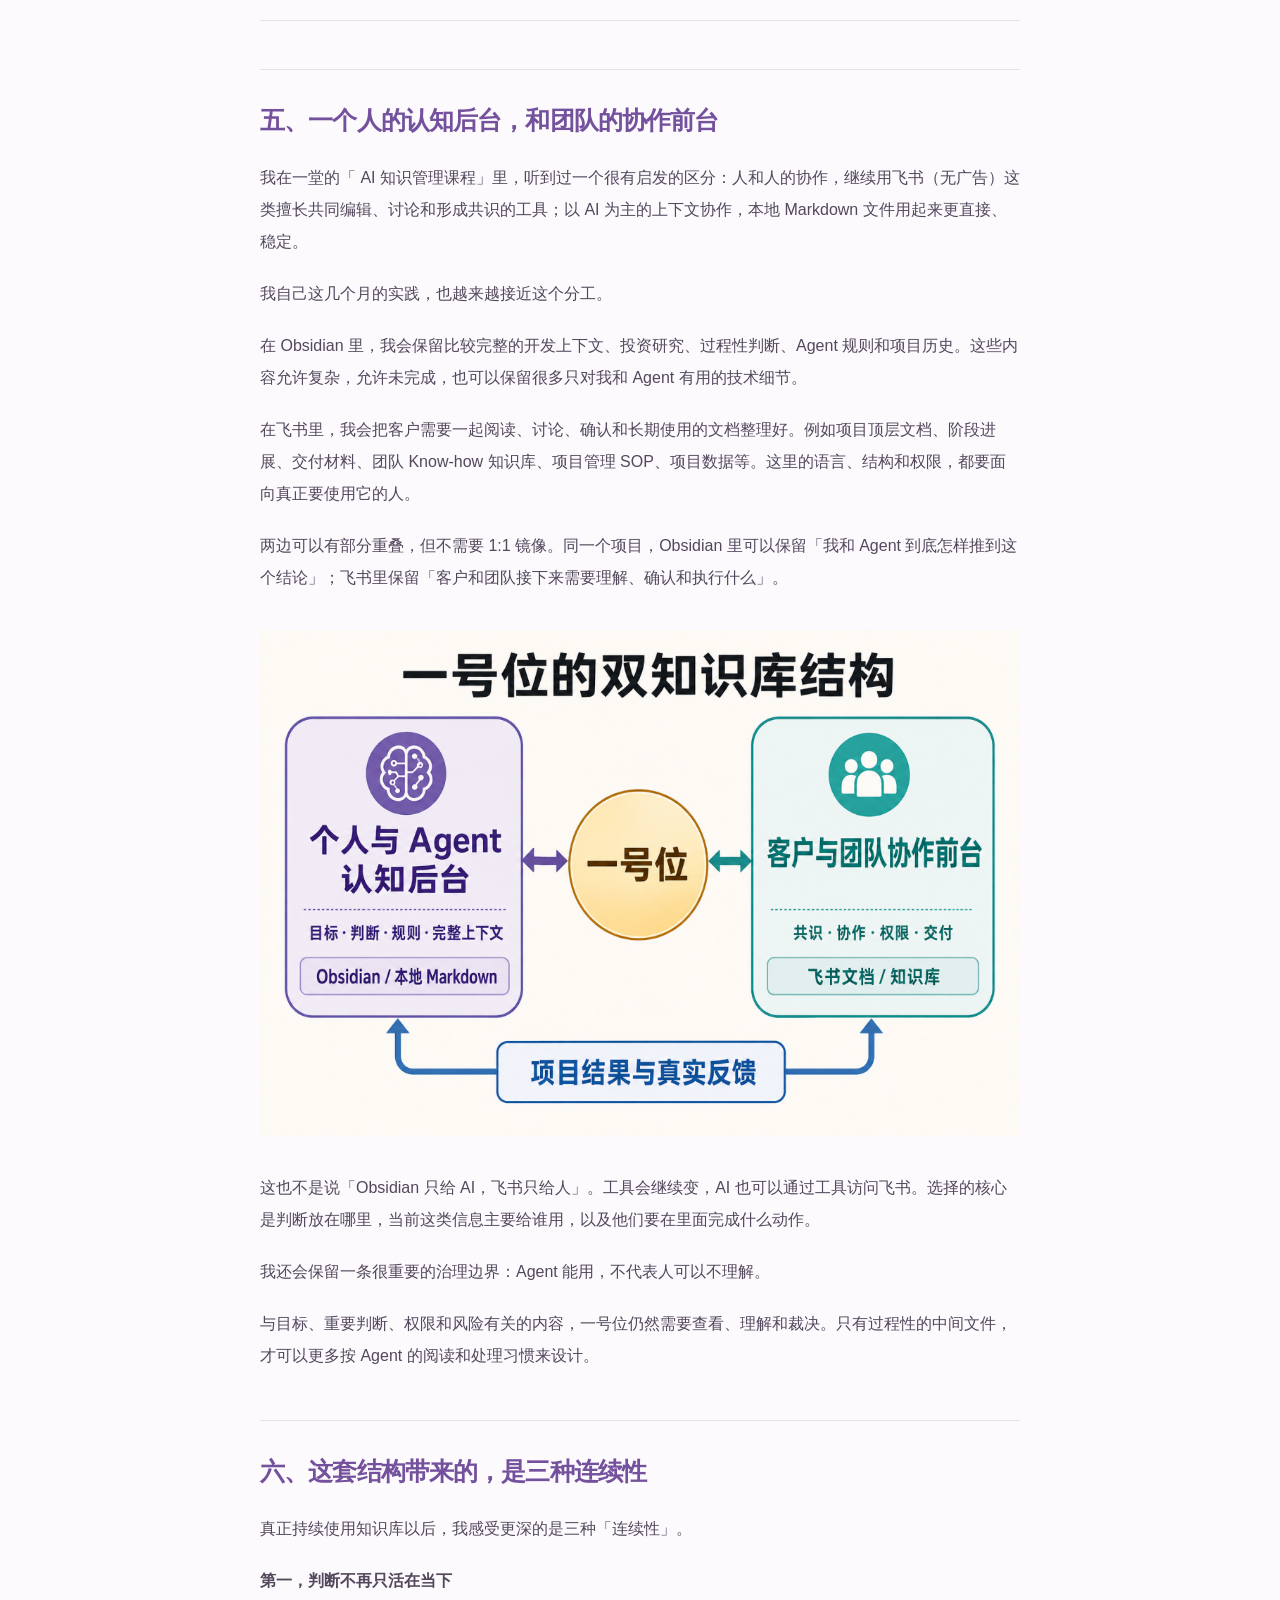
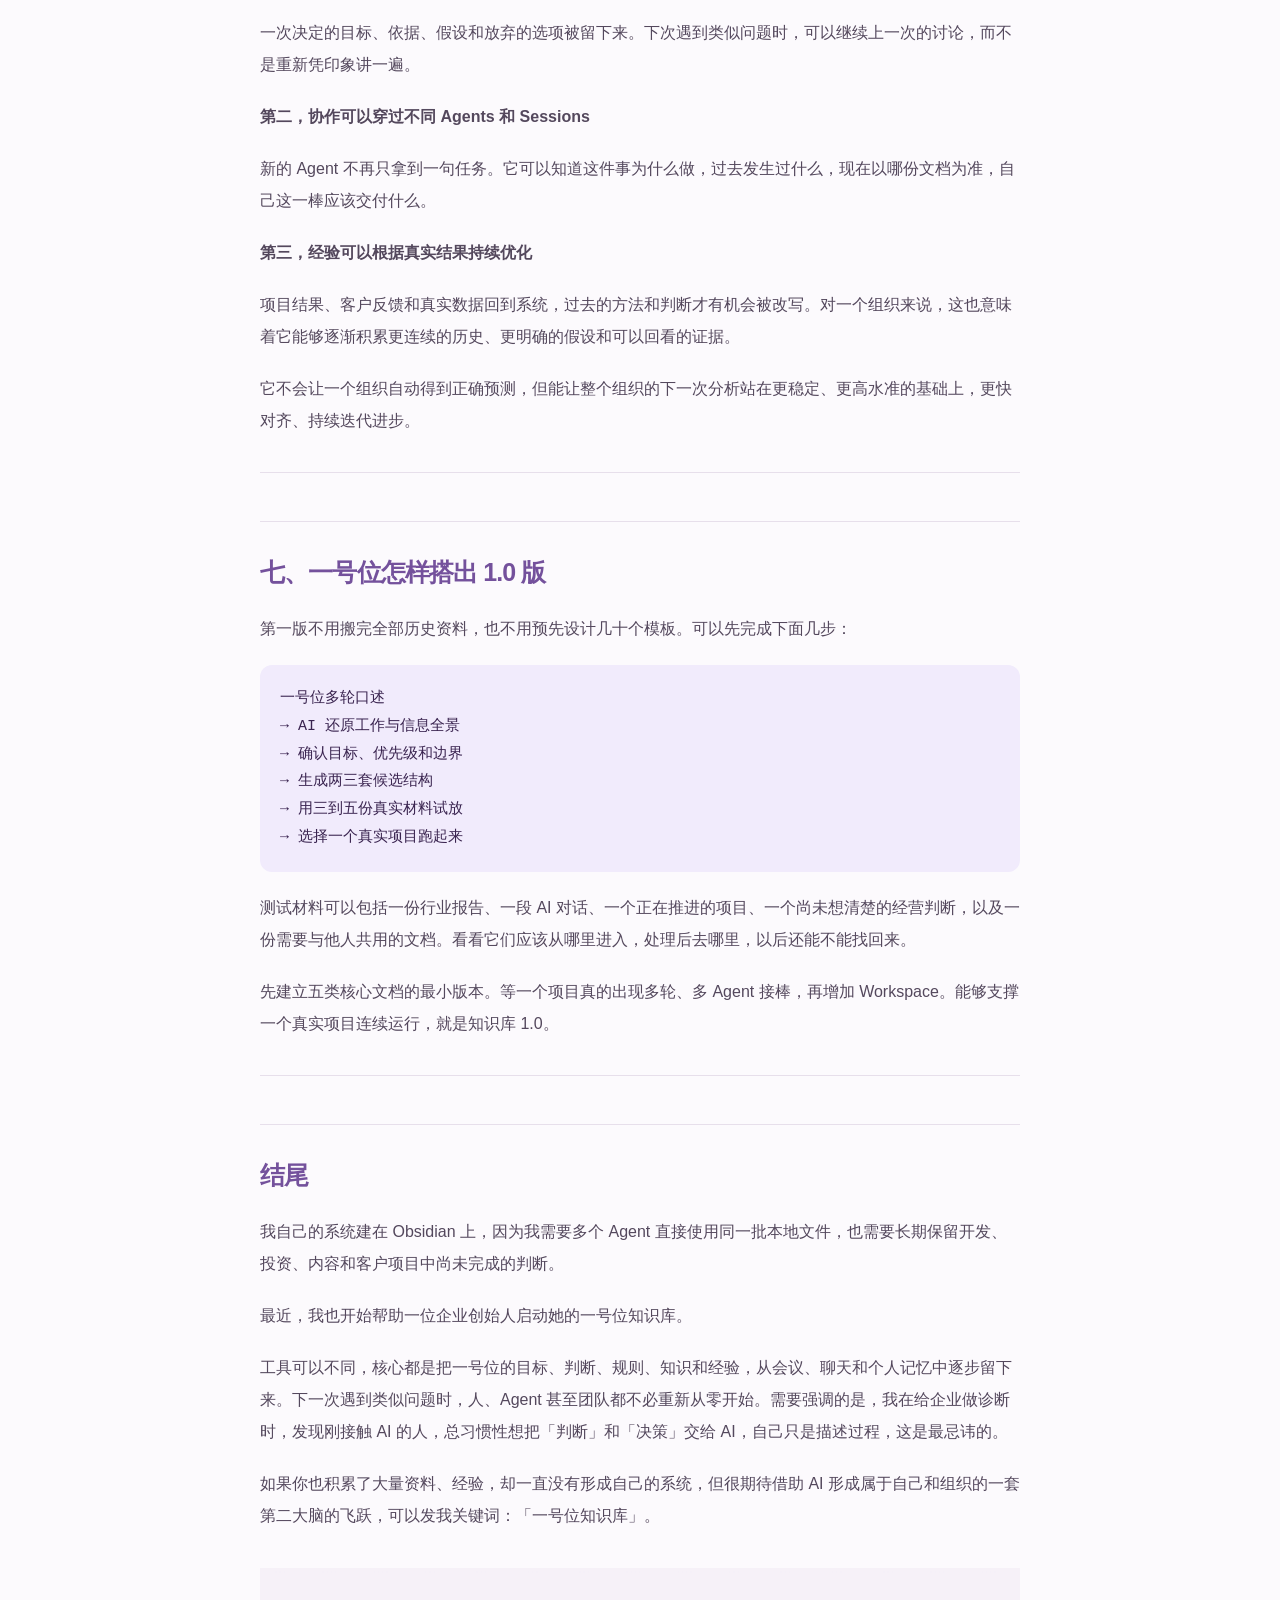
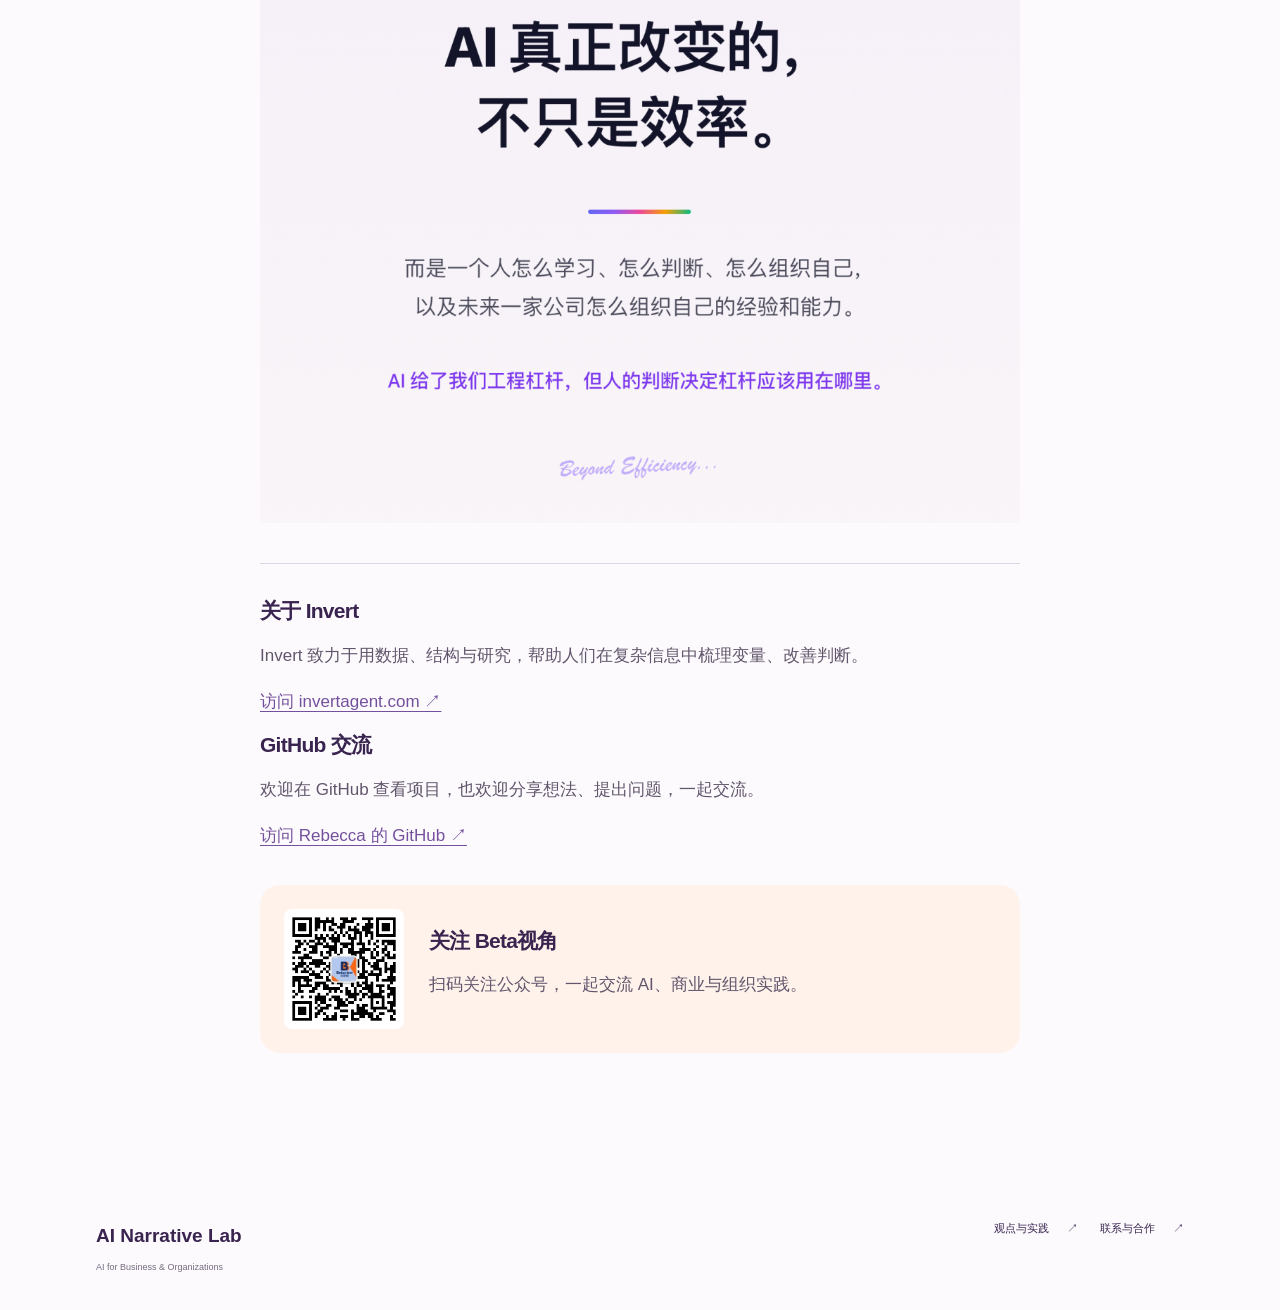
<file: insight-organizational-memory.html>
<!doctype html><html lang="zh-CN"><head><meta charset="utf-8"><meta name="viewport" content="width=device-width,initial-scale=1"><title>为什么你的知识库撑不起关键决策？一号位缺的不是工具，是判断的连续性｜AI 知识库搭建（二） · AI Narrative Lab</title><link rel="stylesheet" href="mockup.css"><script src="site.js" defer></script></head><body><a href="#main" class="skip">跳到正文</a><header class="site-header"><div class="nav-inner"><a class="brand" href="index.html" aria-label="AI Narrative Lab 首页"><span class="logo-lockup"><img src="assets/narrative-symbol-preview.png" alt="" width="44" height="44"><span>NARRATIVE</span></span><span class="brand-name">AI Narrative Lab<small>企业组织管理与业务提效｜AI 解决方案咨询与实施</small></span></a><button class="menu-toggle" aria-label="打开导航" aria-expanded="false" aria-controls="site-nav"><span></span><span></span></button><nav id="site-nav" aria-label="主导航"><a href="services.html">产品与服务</a><a href="practice.html">业务场景</a><a href="approach.html">交付方式</a><a href="about.html">关于我们</a><a href="projects.html">项目与实践</a><a href="insights.html" aria-current="page">观点与实践</a><a class="button nav-cta" href="about.html#contact">聊聊你的问题<span aria-hidden="true">↗</span></a></nav></div></header><main id="main"><article class="reading full-article"><a class="text-link" href="insights.html">返回观点与实践<span aria-hidden="true">↗</span></a><p class="eyebrow">知识与决策 · 作者原文</p><h1>为什么你的知识库撑不起关键决策？一号位缺的不是工具，是判断的连续性｜AI 知识库搭建（二）</h1><p class="byline">Rebecca · AI Narrative Lab</p><div class="article-prose"><p>上个月，我发布了第一篇 Obsidian 文章，讲我为什么要建立一套由自己掌握的第二大脑，以及我怎样用 IPO、总纲和 Agent 协作规则把它一点点搭起来。AI 越强，越需要一套全局「第二大脑」｜我的 Obsidian+Agents 搭建实践（一）</p><p>文章发出后，我收到最多的几个问题是：</p><p>这套知识库到底是怎样搭出来的？花了多长时间？门槛高不高？能不能有一套现成的 Skill，交给 AI，就让它帮我搭好？</p><figure><img loading="lazy" src="assets/articles/organizational-memory-01-EMBA%E5%88%86%E4%BA%AB%E5%B0%81%E9%9D%A2-AI%E6%98%AF%E4%B8%80%E5%A5%97%E4%BC%9A%E5%AD%A6%E4%B9%A0%E7%9A%84%E5%B7%A5%E4%BD%9C%E7%B3%BB%E7%BB%9F.png" alt="01-EMBA分享封面-AI是一套会学习的工作系统"></figure><p>后来，我给港科大 EMBA 的同学做了一次内部分享。现场不少同学本身就是理工科背景，也已经下载了 Obsidian，但迟迟没有开工。还有一些人，已经在飞书、网盘和自己的电脑里积累了大量文档，依然觉得自己没有一个真正的知识库。</p><p>他们有很多东西想存。行业资料、客户信息、项目进展、组织问题、管理判断、个人兴趣、临时冒出来的灵感，以及下次要和某个部门沟通的事。</p><p>这些内容在脑子里是立体的，彼此交叉；放到文件夹里，却似乎只能一层层排开。他们不知道怎样设计层级，哪些应该放在一起，哪些应该分开。越想一次设计完整，越难真正开始。</p><p>所以这一篇，想消除大家建知识库的阻力，把建知识库的第一步讲得更具体：怎样从复杂的工作中设计出第一版结构；哪些信息留给自己和 Agent，哪些进入客户和团队；又怎样借助 Agents，持续沉淀、调用和复用过去的经验。</p><h2>一、先让 AI 还原：你每天到底在处理什么</h2><p>有朋友问我怎样开始时，我曾经给过一个很实用的建议：</p><p>把我的第一篇文章和 IPO 那张图交给 AI，然后打开语音输入，把你平时在做什么、会看什么、对什么感兴趣、经常要产出什么，全部口喷给它。先不管结构，也不要边讲边替 AI 分类。</p><figure><img loading="lazy" src="assets/articles/organizational-memory-02-%E7%9F%A5%E8%AF%86%E5%8A%A0%E5%B7%A5%E9%97%AD%E7%8E%AF-Goal-IPO-Feedback.png" alt="02-知识加工闭环-Goal-IPO-Feedback"></figure><p>这个方法确实能帮很多人迈出第一步。但其实，这一步还可以做得更准确。</p><p>AI 要还原的，不只是一份工作清单，而是一号位完整的工作与信息全景：</p><pre><code>目标与优先级：你长期想积累什么？当前哪些事最重要？
工作与判断：你反复在管什么？经常需要做哪几类决定？
信息与关注：你平时会读什么、收到什么？还会主动研究什么？
协作与边界：哪些信息只给自己，哪些可以给 Agent，哪些需要与客户或团队共用？
输出与反馈：这些信息最后要支持什么行动、产品或交付？哪些结果需要回来修正你原来的想法？</code></pre><figure><img loading="lazy" src="assets/articles/organizational-memory-03-%E4%B8%80%E5%8F%B7%E4%BD%8D%E7%9A%84%E5%B7%A5%E4%BD%9C%E4%B8%8E%E4%BF%A1%E6%81%AF%E5%85%A8%E6%99%AF.png" alt="03-一号位的工作与信息全景"></figure><p>这里的目标尤其重要。一号位很少只有一个目标，增长、利润、创新、稳定、速度和风险控制，每一项都可能合理。AI 需要进一步知道：公司当前处于什么阶段，哪几件事优先，目标发生拉扯时怎样取舍，哪些边界不能突破，以及出现什么证据才算真正取得进展。</p><p>AI 可以继续追问你遗漏的部分，也可以先提出几套不同复杂度的结构，说明每套方案的取舍。</p><p>此时先不用急着决定工具。先确认这套知识库主要给谁使用、准备解决什么问题，再判断它更适合放在 Obsidian、飞书，还是其他载体里。</p><hr><h2>二、我的知识库里，有五类重要的文档</h2><p>工作全景还原以后，下一步就该落到文件类型了。</p><p>我现在的知识库里，重要的大致是五类文档。它们不一定对应五个一级目录，但基本覆盖了我和 Agents 长期工作时最常调用的内容。</p><h3>1. 长期知识</h3><p>这里放 AI、投资、商业、品牌、脑科学、写作等领域中，经过加工、以后还会反复使用的知识。</p><p>一份报告、一段播客或一场 AI 对话，刚进入知识库时只是素材。经过理解、验证和连接，形成了可以复用的判断和方法，才会成为长期知识。</p><h3>2. 项目总纲</h3><p>每个重要项目都有一份唯一的项目总纲。它要说清楚：这个项目为什么存在，当前目标和边界是什么，哪份文档代表最新版本，已经进展到哪里，进入项目后应该先看什么。</p><p>项目材料可能很多，但项目总纲只能有一个。否则，新 Agent 找到几份都很完整的旧方案，很容易沿着已经失效的方向继续做下去。</p><h3>3. 规则与操作手册</h3><p>规则负责说明什么可以做、什么不能做、哪些动作必须先问、最后由谁裁决。操作手册负责说明一件具体工作怎样完成，例如一段 AI 对话怎样整理，素材进入哪里，完成后又要写回哪里。</p><p>这类文档让 Agent 不只读懂内容，也知道怎样在这套系统里行动。</p><h3>4. 经验复盘</h3><p>我会保留当时的判断、依据、假设和没有选择的方案。等结果出现以后，再单独写复盘，记录偏差为什么发生，哪些方法还成立，哪些规则需要修改。</p><p>例如：在投资研究里，如果形成了明确预测，我会先冻结当时的证据、条件和期限。结果出来以后新建复盘，而不是回头改写原来的判断。这样，Agent 才能分清哪些是事前判断，哪些是看到结果以后的解释。</p><figure><img loading="lazy" src="assets/articles/organizational-memory-04-Investment%E7%9F%A5%E8%AF%86%E5%8C%BA%E4%BD%BF%E7%94%A8%E5%85%A5%E5%8F%A3.png" alt="04-Investment知识区使用入口"></figure><h3>5. 输出成果</h3><p>公众号文章、演讲稿、方案、研究报告和客户交付，都属于输出成果。它们是某一轮工作的结果，也可能在发布、交付或使用后带回新的反馈。</p><figure><img loading="lazy" src="assets/articles/organizational-memory-05-%E4%BA%94%E7%B1%BB%E6%A0%B8%E5%BF%83%E6%96%87%E6%A1%A3.png" alt="05-五类核心文档"></figure><p>这五类文档建立以后，还要解决一个更实际的问题：每次打开新的 Session，Agent 怎么知道自己应该先读哪一份？</p><hr><h2>三、为什么 Codex 每次进来都知道先读什么</h2><p>最近又有朋友问我：为什么 Codex 进入这套知识库以后，知道自己该做什么、不该做什么？难道每开一个新 Session，都要重新告诉它先读总纲，再读项目文档吗？</p><p>在我现在使用的 Codex 环境里，不需要每次从头交代。系统会自动加载一份 AGENTS.md。我把跨项目长期不变的原则和知识库入口写在这里：只要任务涉及这套知识库，先读唯一的全局总纲。</p><p>全局总纲再根据任务，把 Agent 引向当前项目的项目总纲、具体操作手册，或者多 Agent 协作使用的 Workspace。</p><pre><code>自动加载的 AGENTS.md
→ Obsidian 唯一全局总纲
→ 当前项目唯一的项目总纲
→ 按任务读取操作手册
→ 多轮或多 Agent 协作时进入 Workspace
→ 只有追溯原因时才读历史文档</code></pre><figure><img loading="lazy" src="assets/articles/organizational-memory-06-Agent%E8%87%AA%E5%8A%A8%E8%BF%9B%E5%85%A5%E7%9F%A5%E8%AF%86%E5%BA%93%E4%BA%94%E6%AD%A5%E9%98%85%E8%AF%BB%E9%A1%BA%E5%BA%8F.png" alt="06-Agent自动进入知识库五步阅读顺序"></figure><p>AGENTS.md 负责开门，总纲负责带路，项目文档和操作手册负责告诉它这次具体怎样做。这样既不用每次把所有背景重新讲一遍，也不需要让 Agent 一上来就读完整个知识库。读得越多不一定越准确，过期方案和不相关的历史同样会制造噪声。</p><p>这不是所有 AI 工具天然具备的能力。这里说的是当前 Codex 的自动加载机制。换成其他 Agent，需要确认它是否支持类似的启动指令，或者为它另外建立固定入口。但背后的设计是通用的：先给 Agent 一个稳定入口，再让它按任务逐层读取，而不是每次把所有资料一次性塞进对话框。</p><hr><h2>四、Workspace 解决的，是多 Agents 怎样协作接棒</h2><p>固定阅读顺序解决了 Agent 怎样进入系统。项目复杂起来以后，还要解决另一组问题：现在做到哪里了？这一轮由谁负责？上一轮留下了什么？下一棒从哪里开始？完成后写回哪里？</p><p>这套需求最早在 Vibe Coding 中变得很明显。同一个项目会经历产品定义、开发、测试、评审和修正，也会有多个 Agent 和多个 Session 先后参与。如果关键进展只留在聊天里，下一位 Agent 仍然要重新摸索。</p><p>我后来在 Obsidian 里建立了 Workspace。对外解释时，可以把它理解为一个多 Agents 协作运营台。它不存整个项目的所有资料，只保存继续协作所需的最小状态：</p><pre><code>START HERE：这个 Workspace 管什么、先读什么、结果写回哪里；
看板：当前有哪些议题、处于什么阶段、下一棒是谁；
thread：这一轮的关键裁决、产物链接、未决问题和交接信息。</code></pre><p>后来，这套结构首先用在了我的一个生产级的 vibe coding 项目上，规则稳定后，也用在了我的咨询服务项目 AI Narrative Lab 上。公司的定位、FDE 的边界、客户案例和对外 PPT 都经历过多轮研究与校准。新 Agent 进入时，先读项目总纲，再看当前看板和相关 thread，就能知道哪一份是母稿，哪一份是当前版本，哪些判断已经确认，哪些还需要我裁决。</p><p>完成以后，它再把结论、产物和下一棒写回 thread。正式成果进入 Outputs，客户资料回到客户目录，可以跨项目复用的方法再进入长期知识区。Workspace 只管理协作状态，不把所有文件再复制一遍。</p><figure><img loading="lazy" src="assets/articles/organizational-memory-07-AI-Narrative-Lab-Workspace%E4%B8%89%E6%AD%A5%E5%8D%8F%E8%AE%AE.png" alt="07-AI-Narrative-Lab-Workspace三步协议"></figure><hr><h2>五、一个人的认知后台，和团队的协作前台</h2><p>我在一堂的「 AI 知识管理课程」里，听到过一个很有启发的区分：人和人的协作，继续用飞书（无广告）这类擅长共同编辑、讨论和形成共识的工具；以 AI 为主的上下文协作，本地 Markdown 文件用起来更直接、稳定。</p><p>我自己这几个月的实践，也越来越接近这个分工。</p><p>在 Obsidian 里，我会保留比较完整的开发上下文、投资研究、过程性判断、Agent 规则和项目历史。这些内容允许复杂，允许未完成，也可以保留很多只对我和 Agent 有用的技术细节。</p><p>在飞书里，我会把客户需要一起阅读、讨论、确认和长期使用的文档整理好。例如项目顶层文档、阶段进展、交付材料、团队 Know-how 知识库、项目管理 SOP、项目数据等。这里的语言、结构和权限，都要面向真正要使用它的人。</p><p>两边可以有部分重叠，但不需要 1:1 镜像。同一个项目，Obsidian 里可以保留「我和 Agent 到底怎样推到这个结论」；飞书里保留「客户和团队接下来需要理解、确认和执行什么」。</p><figure><img loading="lazy" src="assets/articles/organizational-memory-08-%E4%B8%80%E5%8F%B7%E4%BD%8D%E7%9A%84%E5%8F%8C%E7%9F%A5%E8%AF%86%E5%BA%93%E7%BB%93%E6%9E%84.png" alt="08-一号位的双知识库结构"></figure><p>这也不是说「Obsidian 只给 AI，飞书只给人」。工具会继续变，AI 也可以通过工具访问飞书。选择的核心是判断放在哪里，当前这类信息主要给谁用，以及他们要在里面完成什么动作。</p><p>我还会保留一条很重要的治理边界：Agent 能用，不代表人可以不理解。</p><p>与目标、重要判断、权限和风险有关的内容，一号位仍然需要查看、理解和裁决。只有过程性的中间文件，才可以更多按 Agent 的阅读和处理习惯来设计。</p><h2>六、这套结构带来的，是三种连续性</h2><p>真正持续使用知识库以后，我感受更深的是三种「连续性」。</p><p><strong>第一，判断不再只活在当下</strong></p><p>一次决定的目标、依据、假设和放弃的选项被留下来。下次遇到类似问题时，可以继续上一次的讨论，而不是重新凭印象讲一遍。</p><p><strong>第二，协作可以穿过不同 Agents 和 Sessions</strong></p><p>新的 Agent 不再只拿到一句任务。它可以知道这件事为什么做，过去发生过什么，现在以哪份文档为准，自己这一棒应该交付什么。</p><p><strong>第三，经验可以根据真实结果持续优化</strong></p><p>项目结果、客户反馈和真实数据回到系统，过去的方法和判断才有机会被改写。对一个组织来说，这也意味着它能够逐渐积累更连续的历史、更明确的假设和可以回看的证据。</p><p>它不会让一个组织自动得到正确预测，但能让整个组织的下一次分析站在更稳定、更高水准的基础上，更快对齐、持续迭代进步。</p><hr><h2>七、一号位怎样搭出 1.0 版</h2><p>第一版不用搬完全部历史资料，也不用预先设计几十个模板。可以先完成下面几步：</p><pre><code>一号位多轮口述
→ AI 还原工作与信息全景
→ 确认目标、优先级和边界
→ 生成两三套候选结构
→ 用三到五份真实材料试放
→ 选择一个真实项目跑起来</code></pre><p>测试材料可以包括一份行业报告、一段 AI 对话、一个正在推进的项目、一个尚未想清楚的经营判断，以及一份需要与他人共用的文档。看看它们应该从哪里进入，处理后去哪里，以后还能不能找回来。</p><p>先建立五类核心文档的最小版本。等一个项目真的出现多轮、多 Agent 接棒，再增加 Workspace。能够支撑一个真实项目连续运行，就是知识库 1.0。</p><hr><h2>结尾</h2><p>我自己的系统建在 Obsidian 上，因为我需要多个 Agent 直接使用同一批本地文件，也需要长期保留开发、投资、内容和客户项目中尚未完成的判断。</p><p>最近，我也开始帮助一位企业创始人启动她的一号位知识库。</p><p>工具可以不同，核心都是把一号位的目标、判断、规则、知识和经验，从会议、聊天和个人记忆中逐步留下来。下一次遇到类似问题时，人、Agent 甚至团队都不必重新从零开始。需要强调的是，我在给企业做诊断时，发现刚接触 AI 的人，总习惯性想把「判断」和「决策」交给 AI，自己只是描述过程，这是最忌讳的。</p><p>如果你也积累了大量资料、经验，却一直没有形成自己的系统，但很期待借助 AI 形成属于自己和组织的一套第二大脑的飞跃，可以发我关键词：「一号位知识库」。</p><figure><img loading="lazy" src="assets/articles/organizational-memory-09-AI%E7%9C%9F%E6%AD%A3%E6%94%B9%E5%8F%98%E7%9A%84%E4%B8%8D%E5%8F%AA%E6%98%AF%E6%95%88%E7%8E%87%E9%87%91%E5%8F%A5.png" alt="09-AI真正改变的不只是效率金句"></figure></div><section class="article-end"><h2>关于 Invert</h2><p>Invert 致力于用数据、结构与研究，帮助人们在复杂信息中梳理变量、改善判断。</p><p><a href="https://invertagent.com" target="_blank" rel="noopener noreferrer">访问 invertagent.com ↗</a></p><h2>GitHub 交流</h2><p>欢迎在 GitHub 查看项目，也欢迎分享想法、提出问题，一起交流。</p><p><a href="https://github.com/dreamybecca-coder" target="_blank" rel="noopener noreferrer">访问 Rebecca 的 GitHub ↗</a></p><div class="wechat-follow"><img src="assets/wechat-qrcode.jpg" alt="Beta视角公众号二维码"><div><h2>关注 Beta视角</h2><p>扫码关注公众号，一起交流 AI、商业与组织实践。</p></div></div></section></article></main><footer><div><a class="footer-brand" href="index.html">AI Narrative Lab</a><p>AI for Business & Organizations</p></div><div class="footer-links"><a class="text-link" href="insights.html">观点与实践<span aria-hidden="true">↗</span></a><a class="text-link" href="about.html#contact">联系与合作<span aria-hidden="true">↗</span></a></div></footer><a class="floating-contact" href="about.html#contact">联系我们 <span aria-hidden="true">↗</span></a><button class="to-top" aria-label="回到顶部" hidden>↑</button></body></html>
</file>
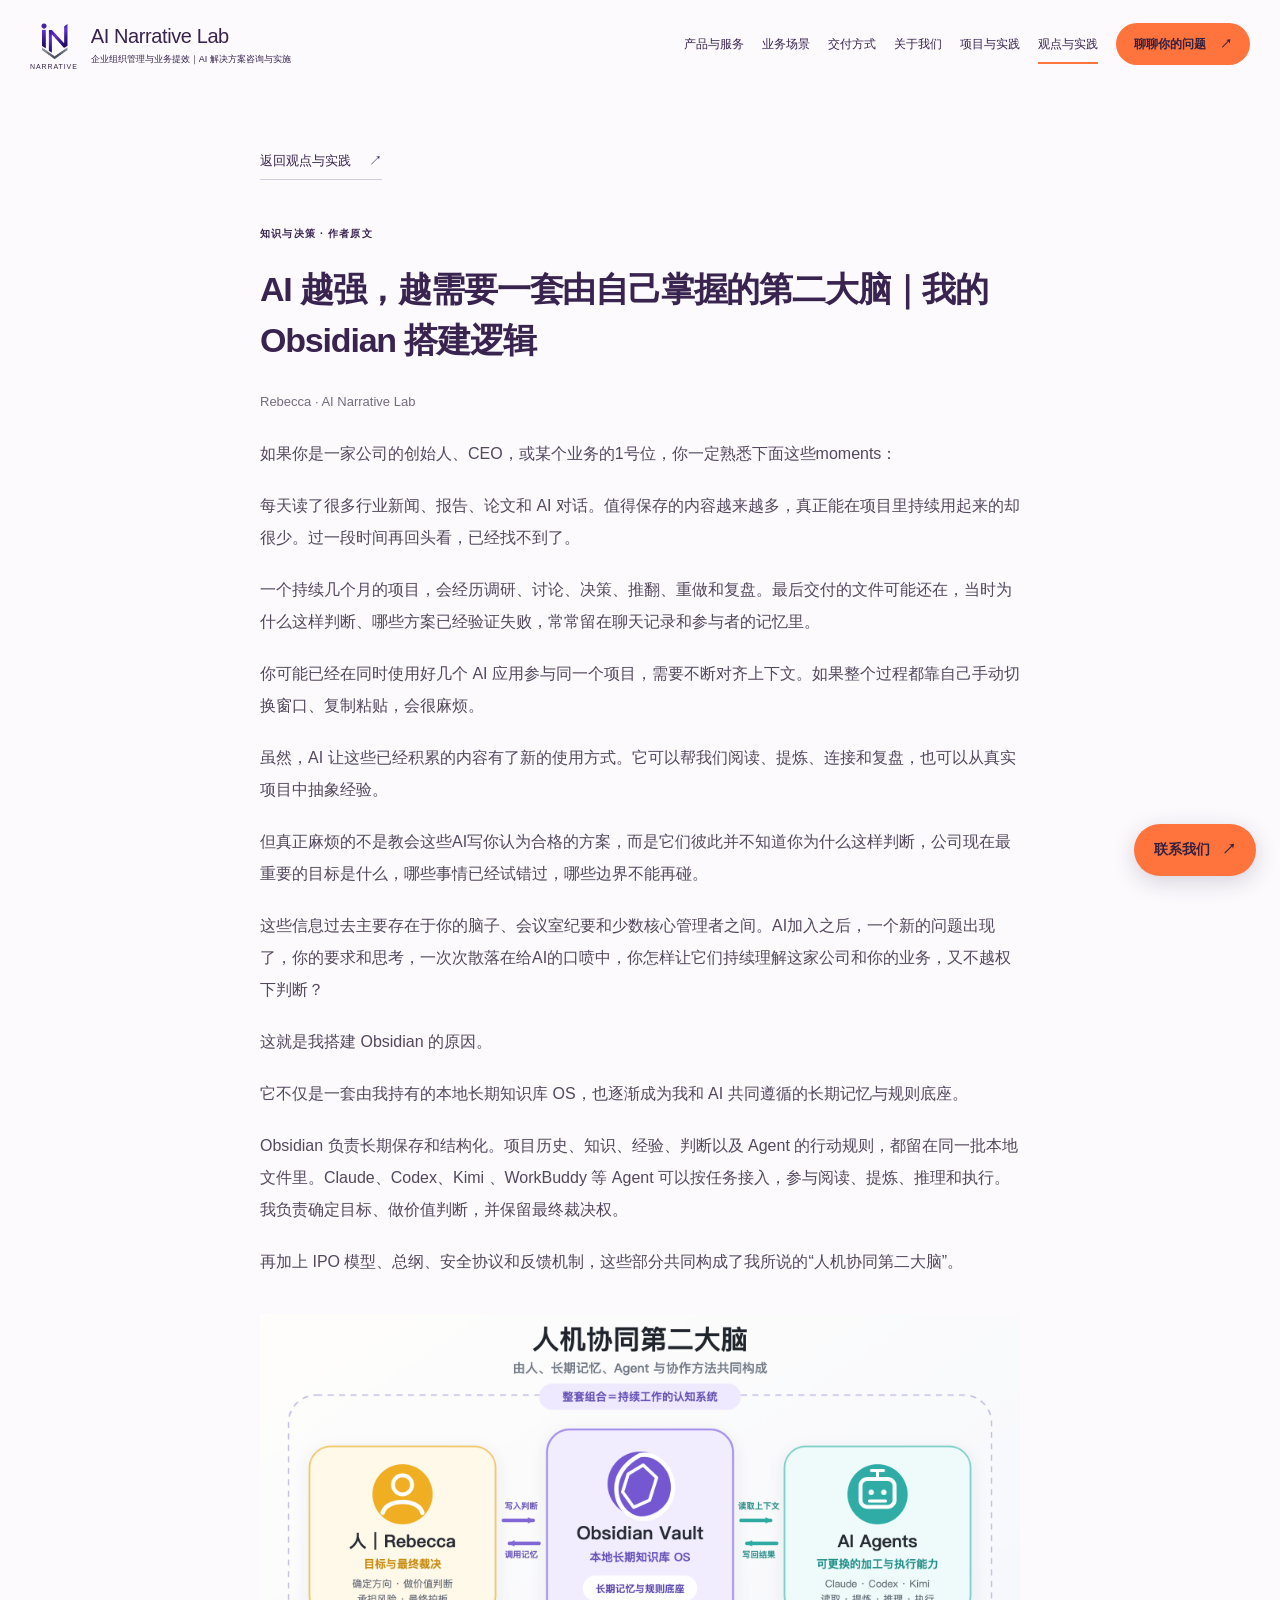
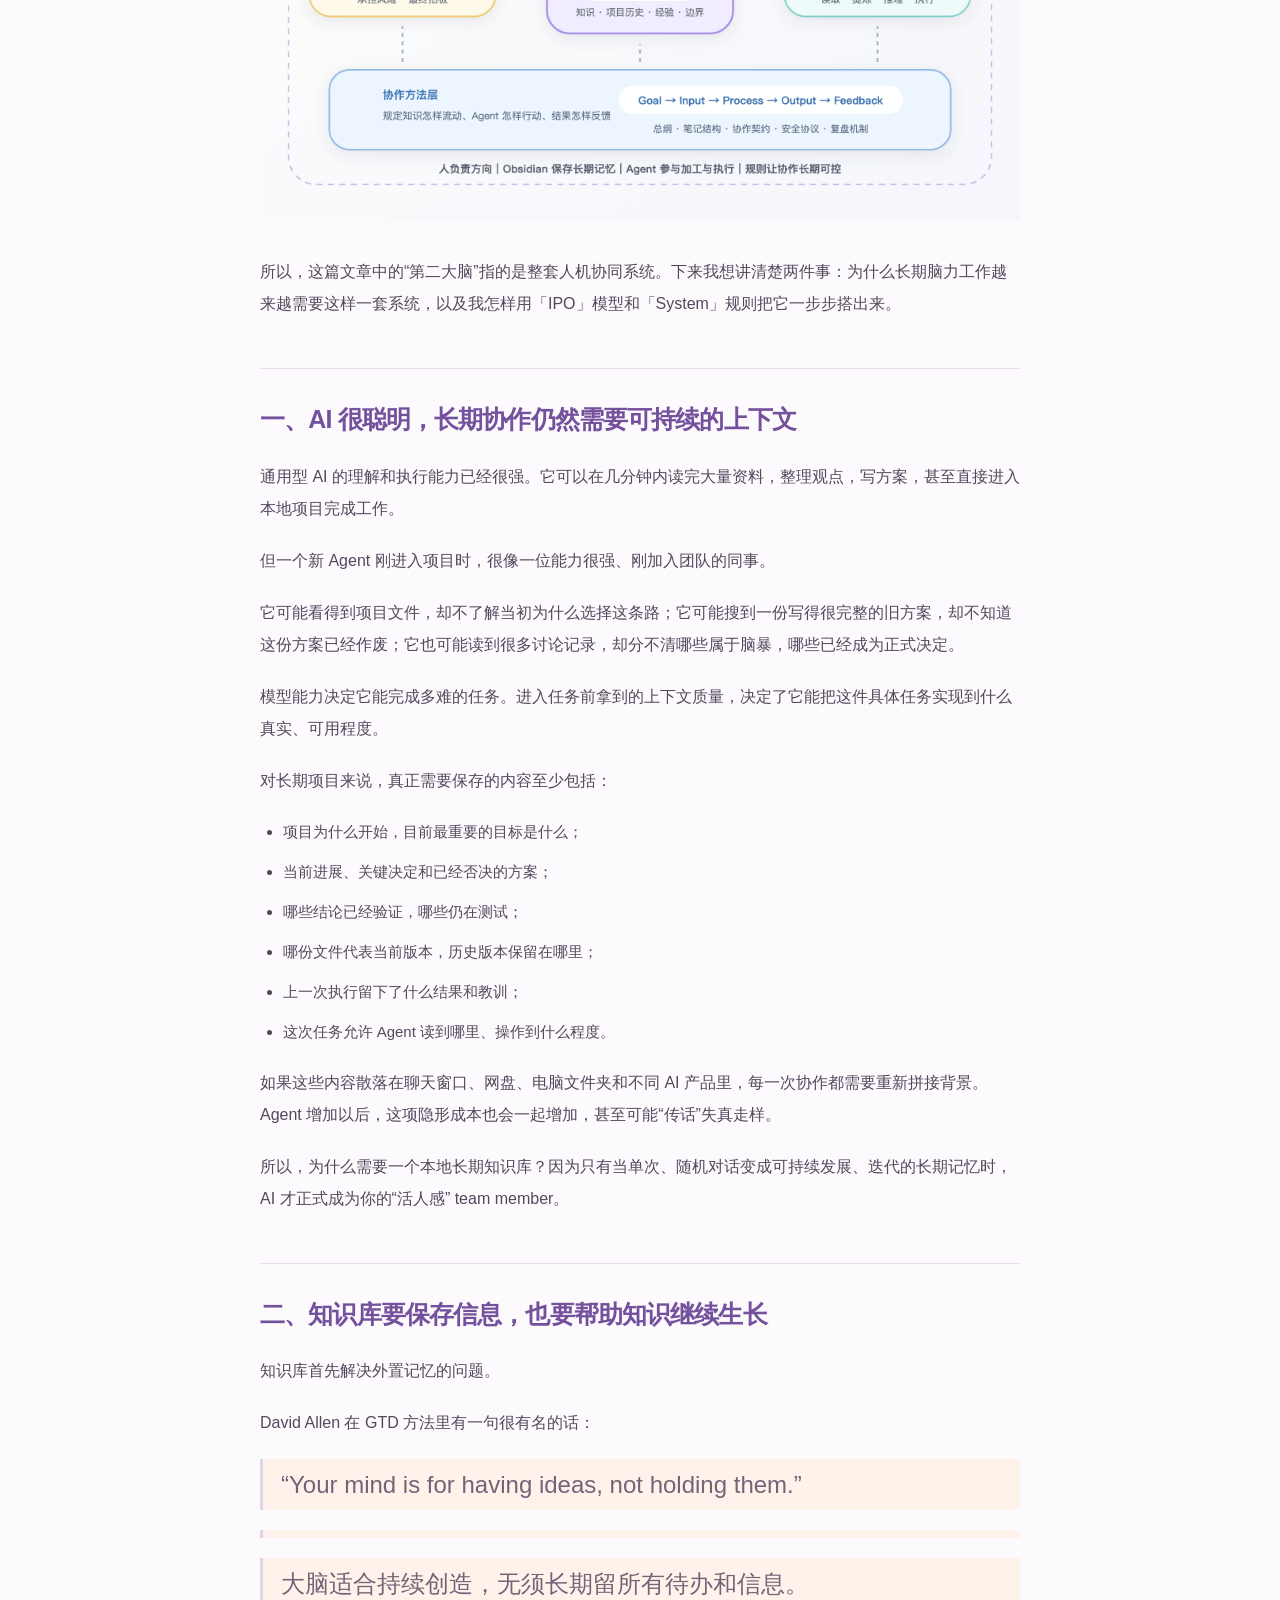
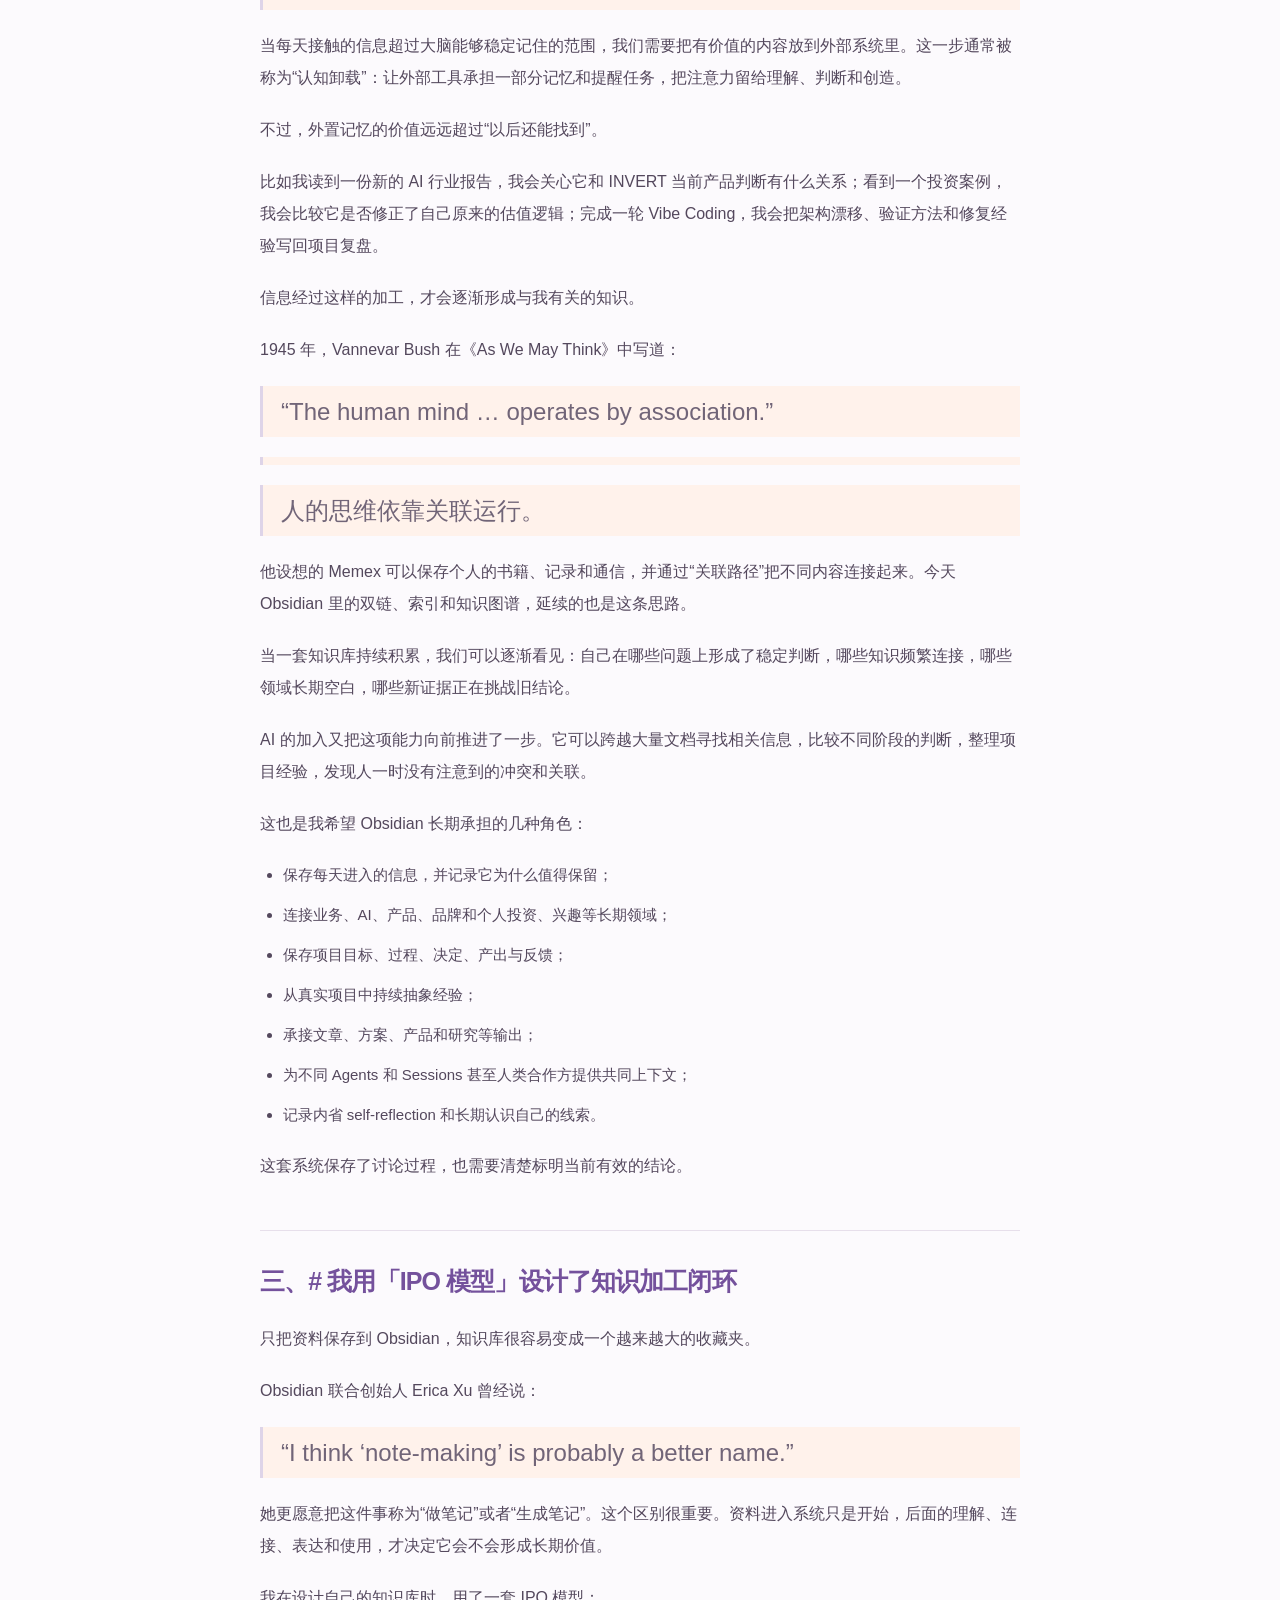
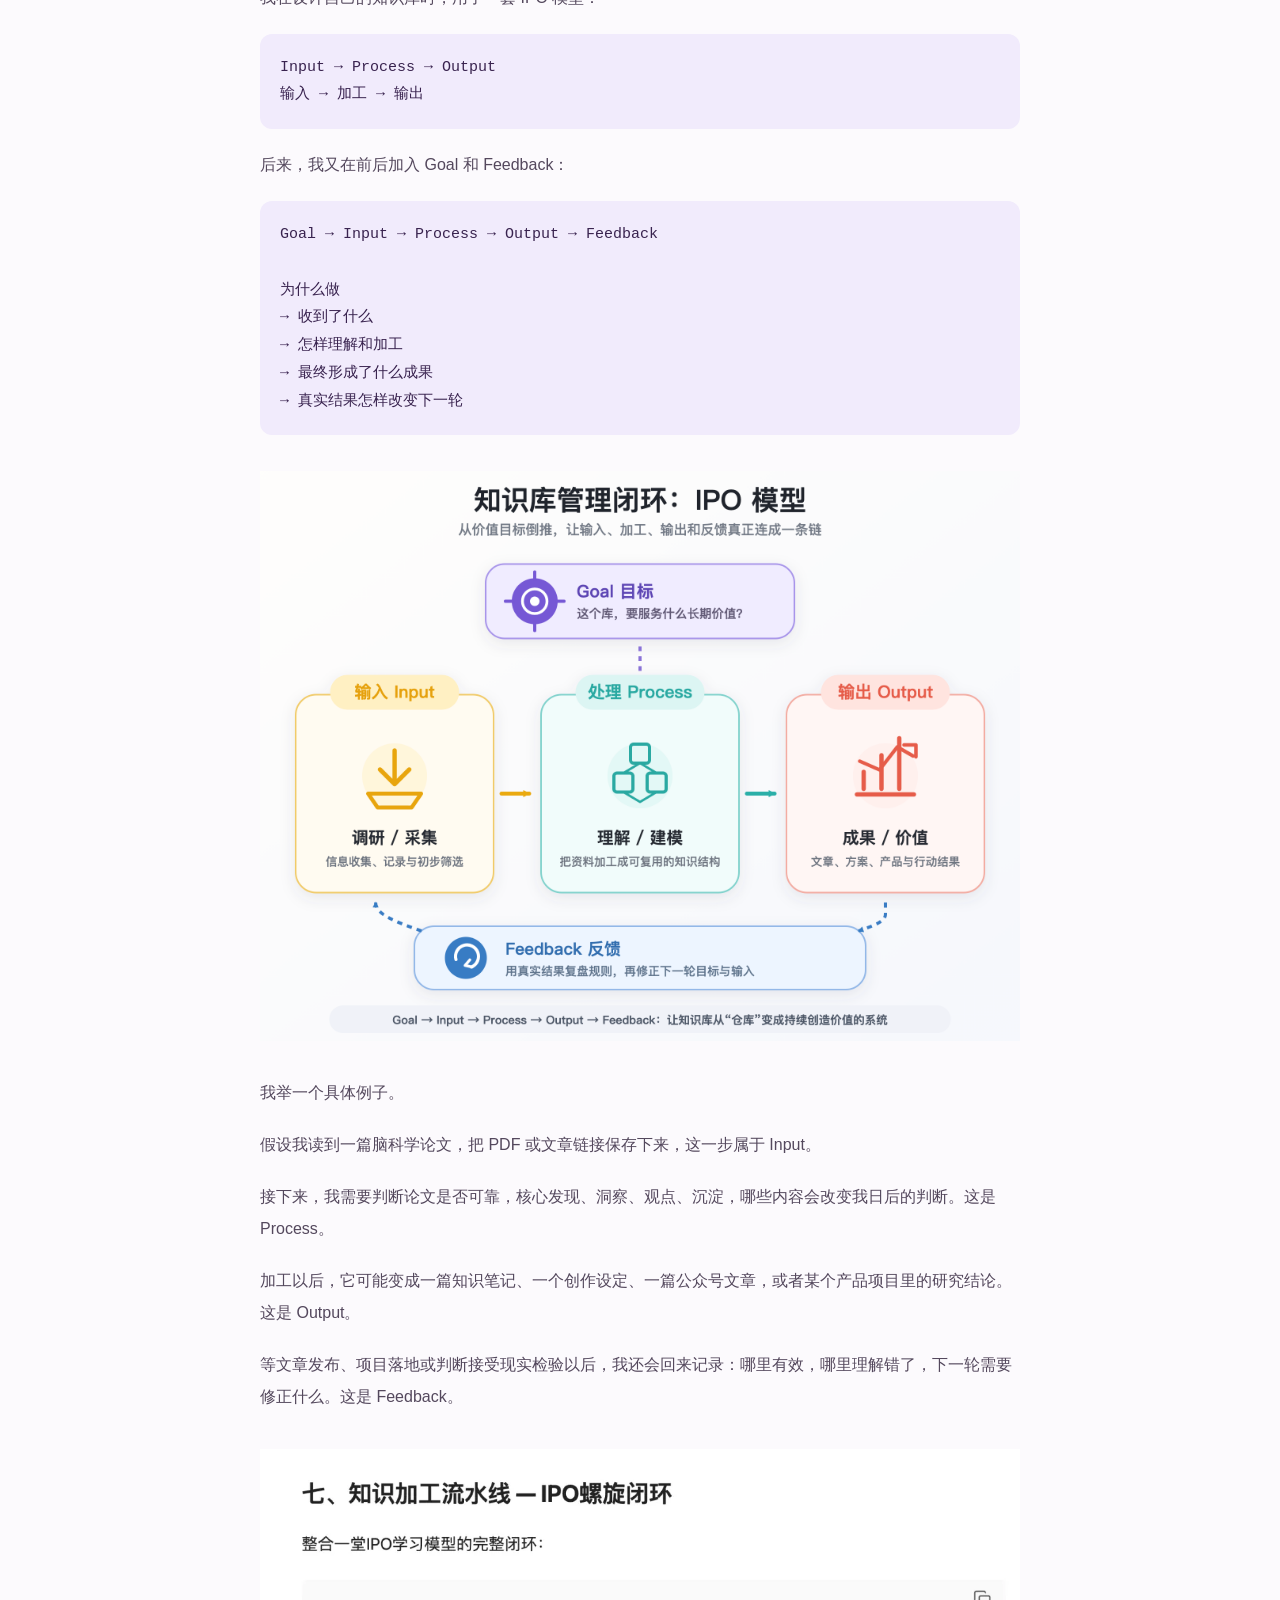
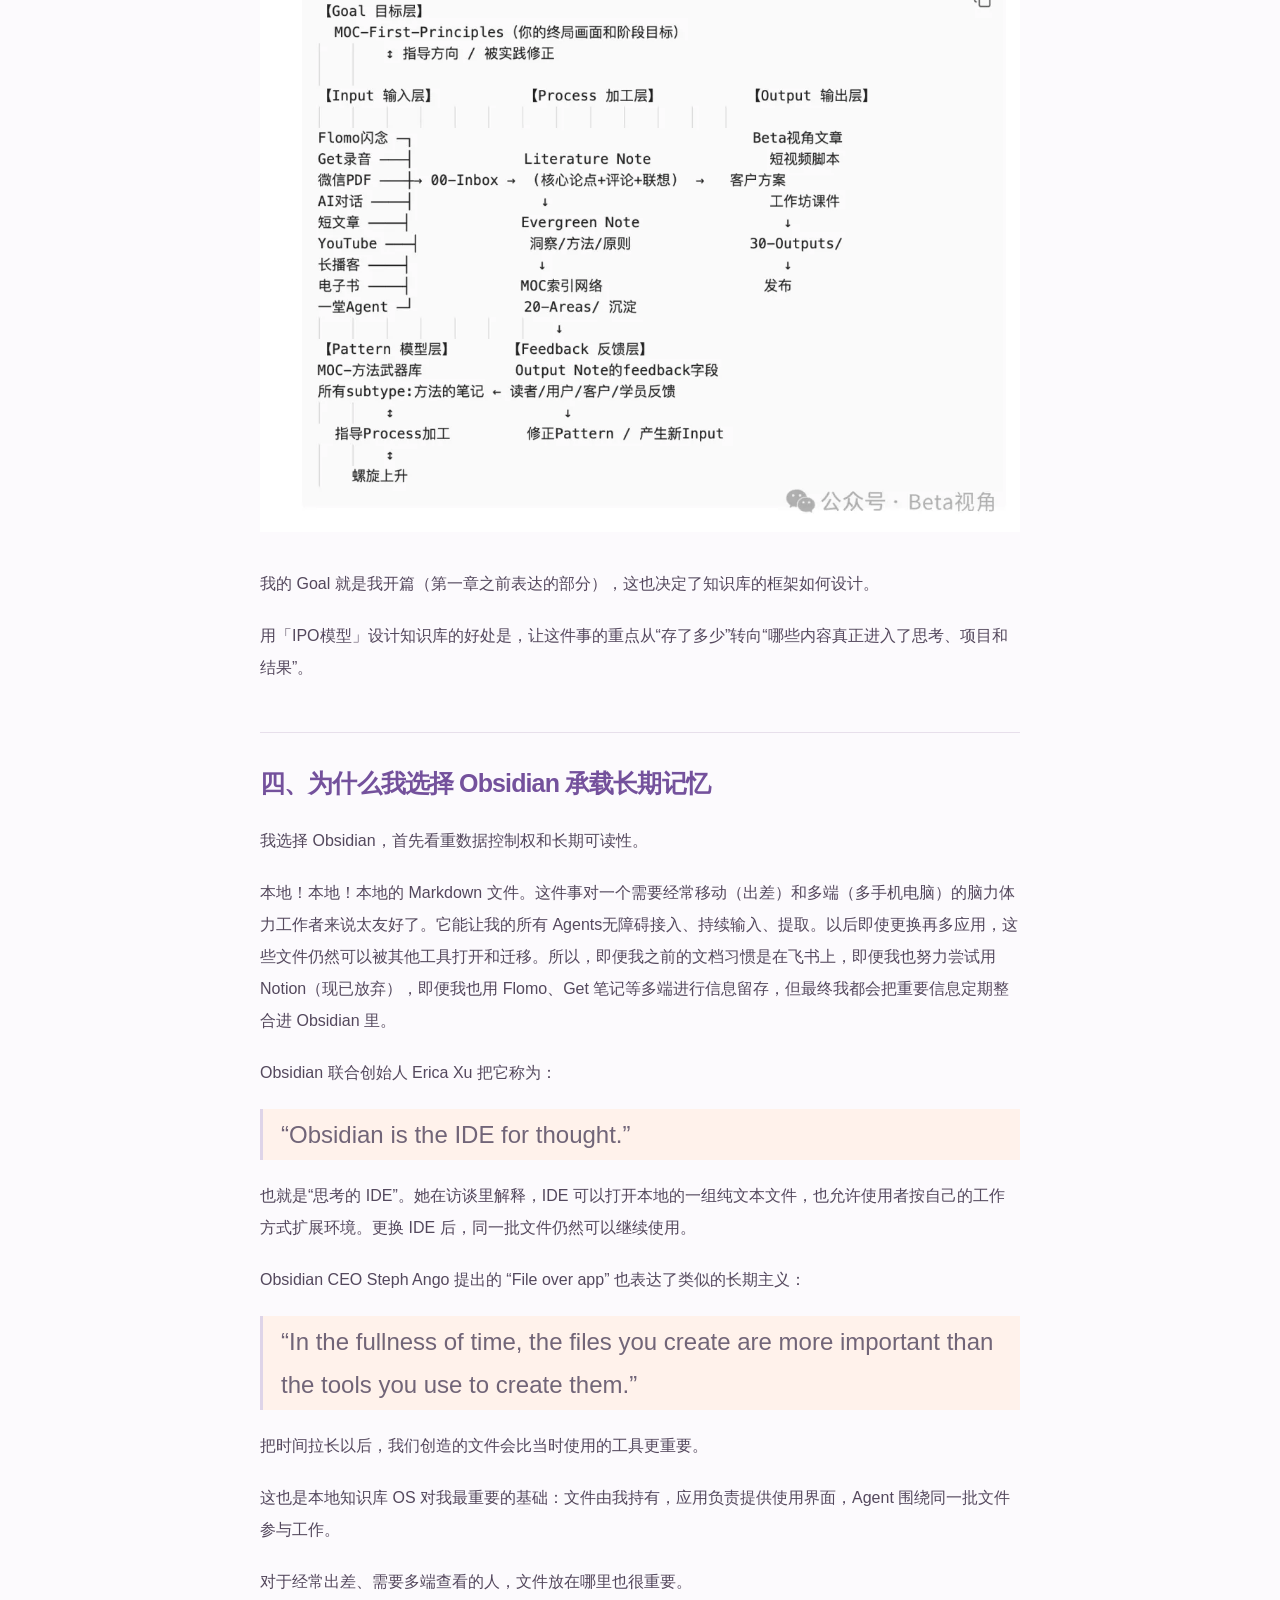
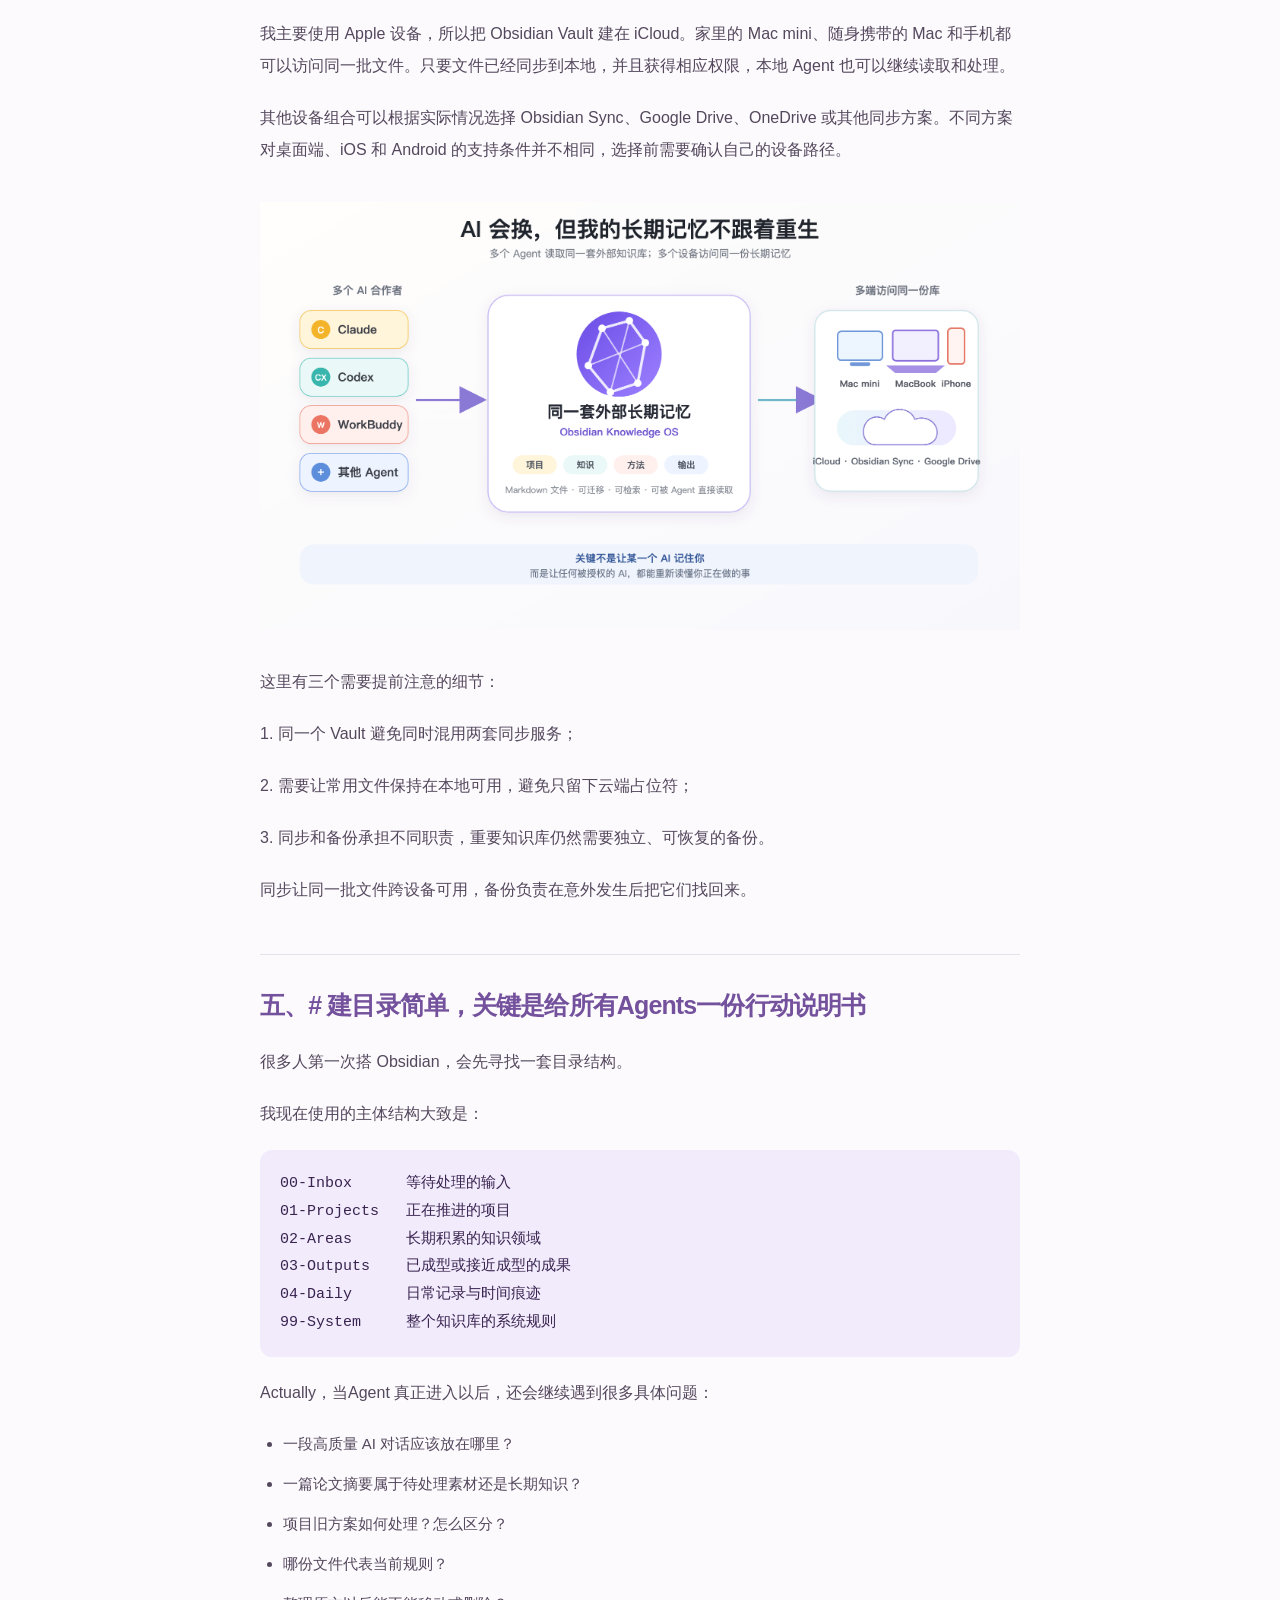
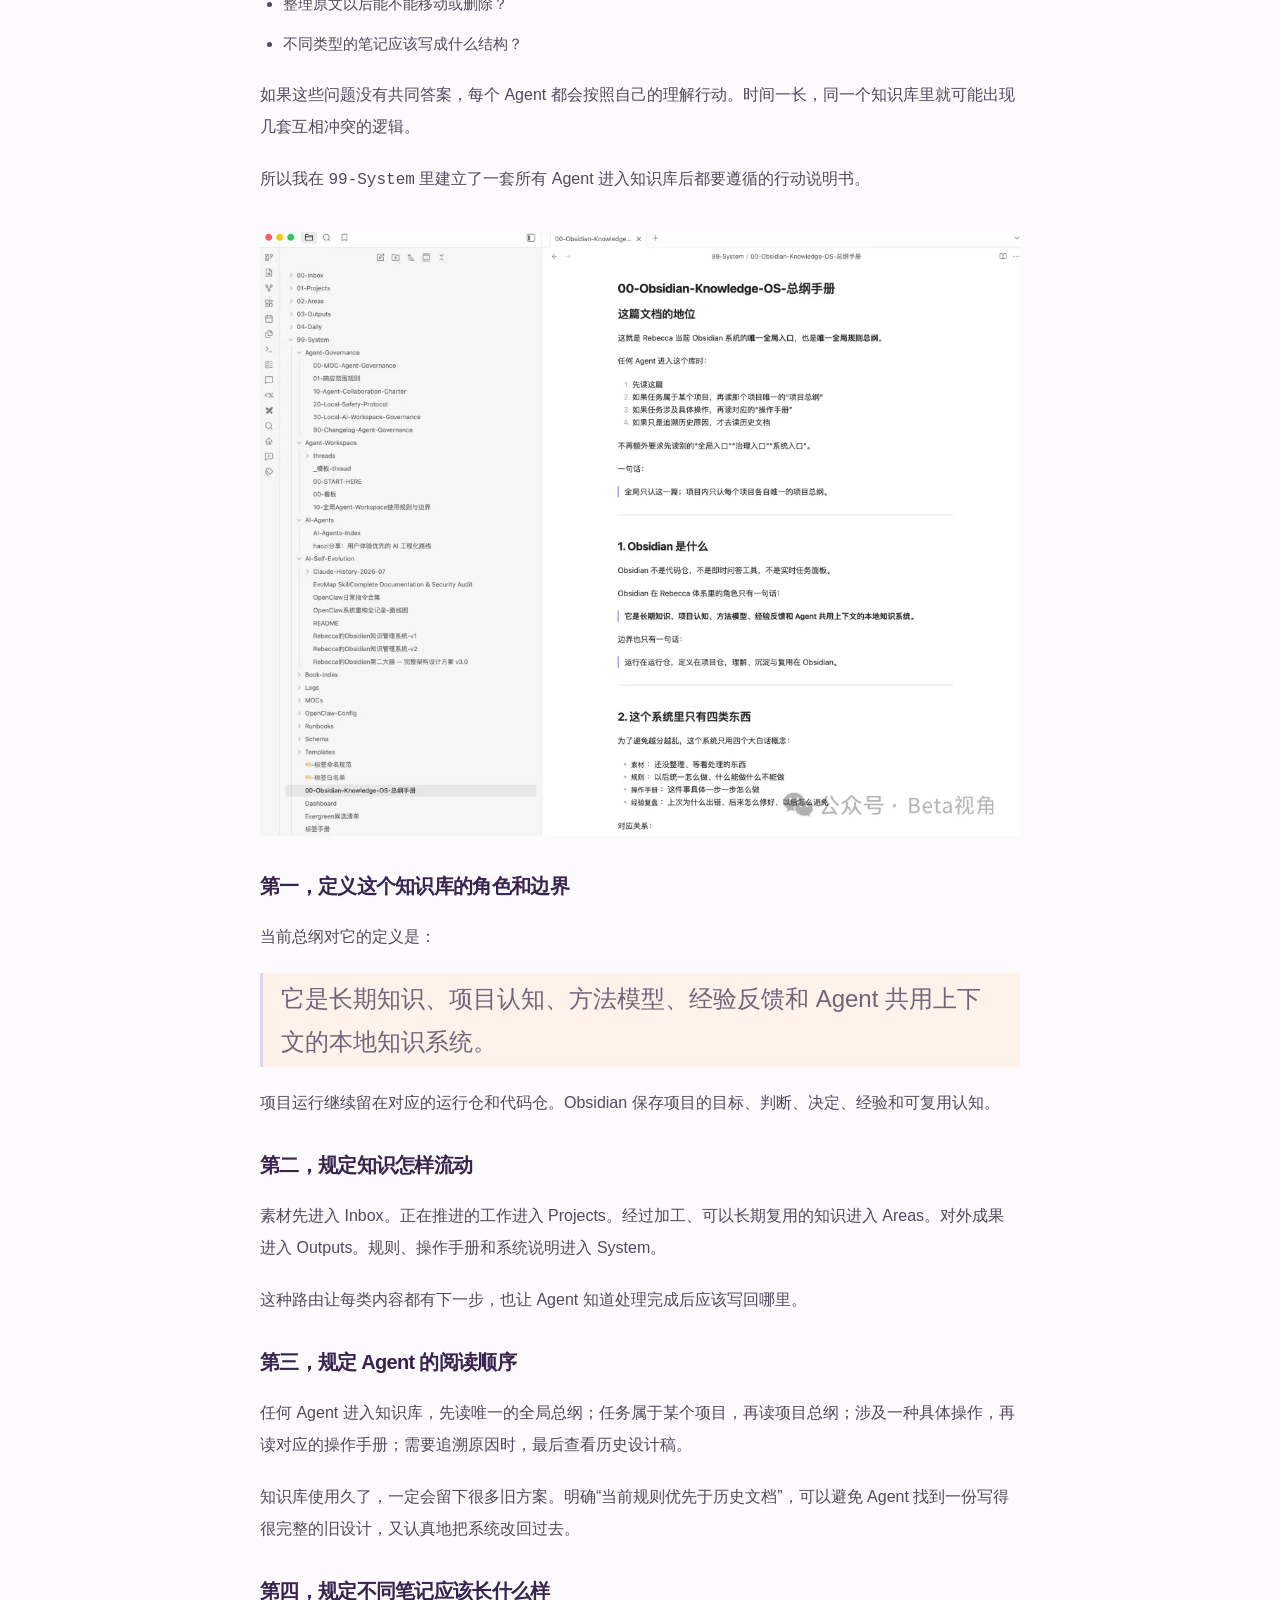
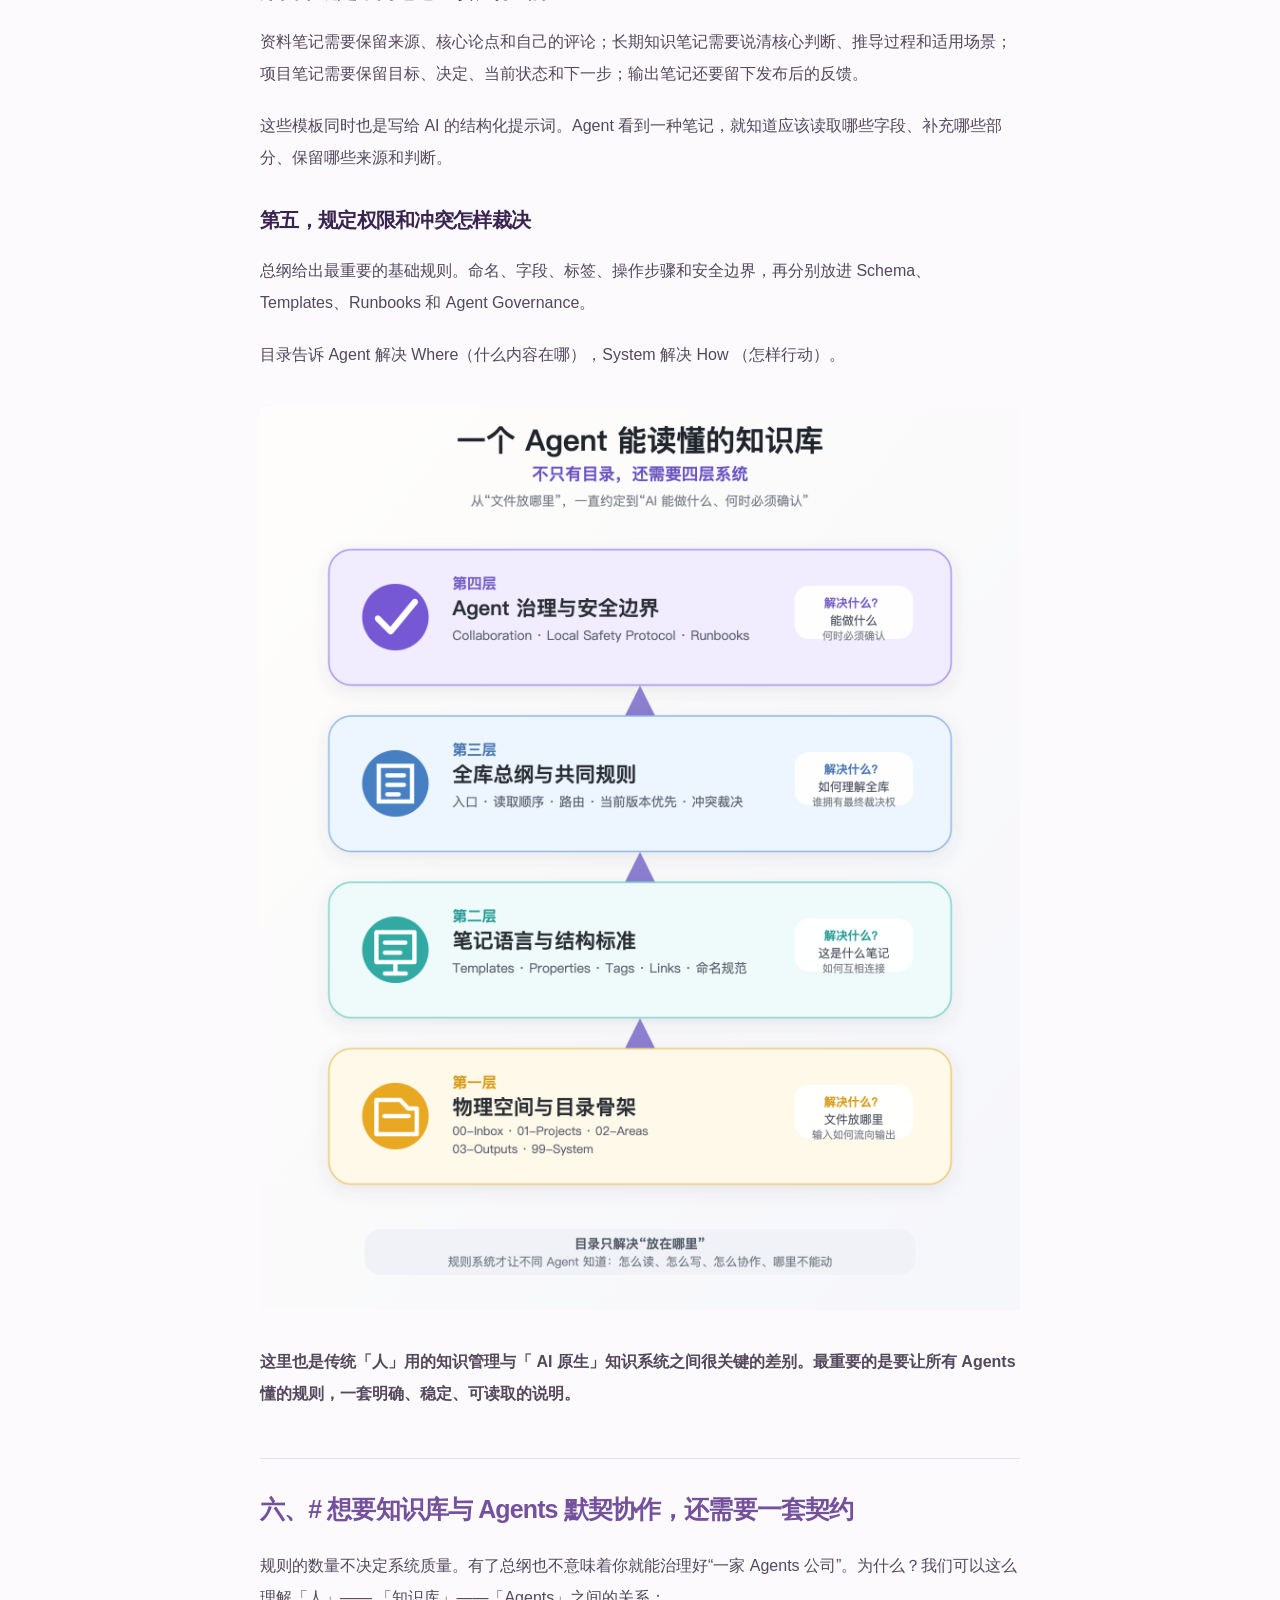
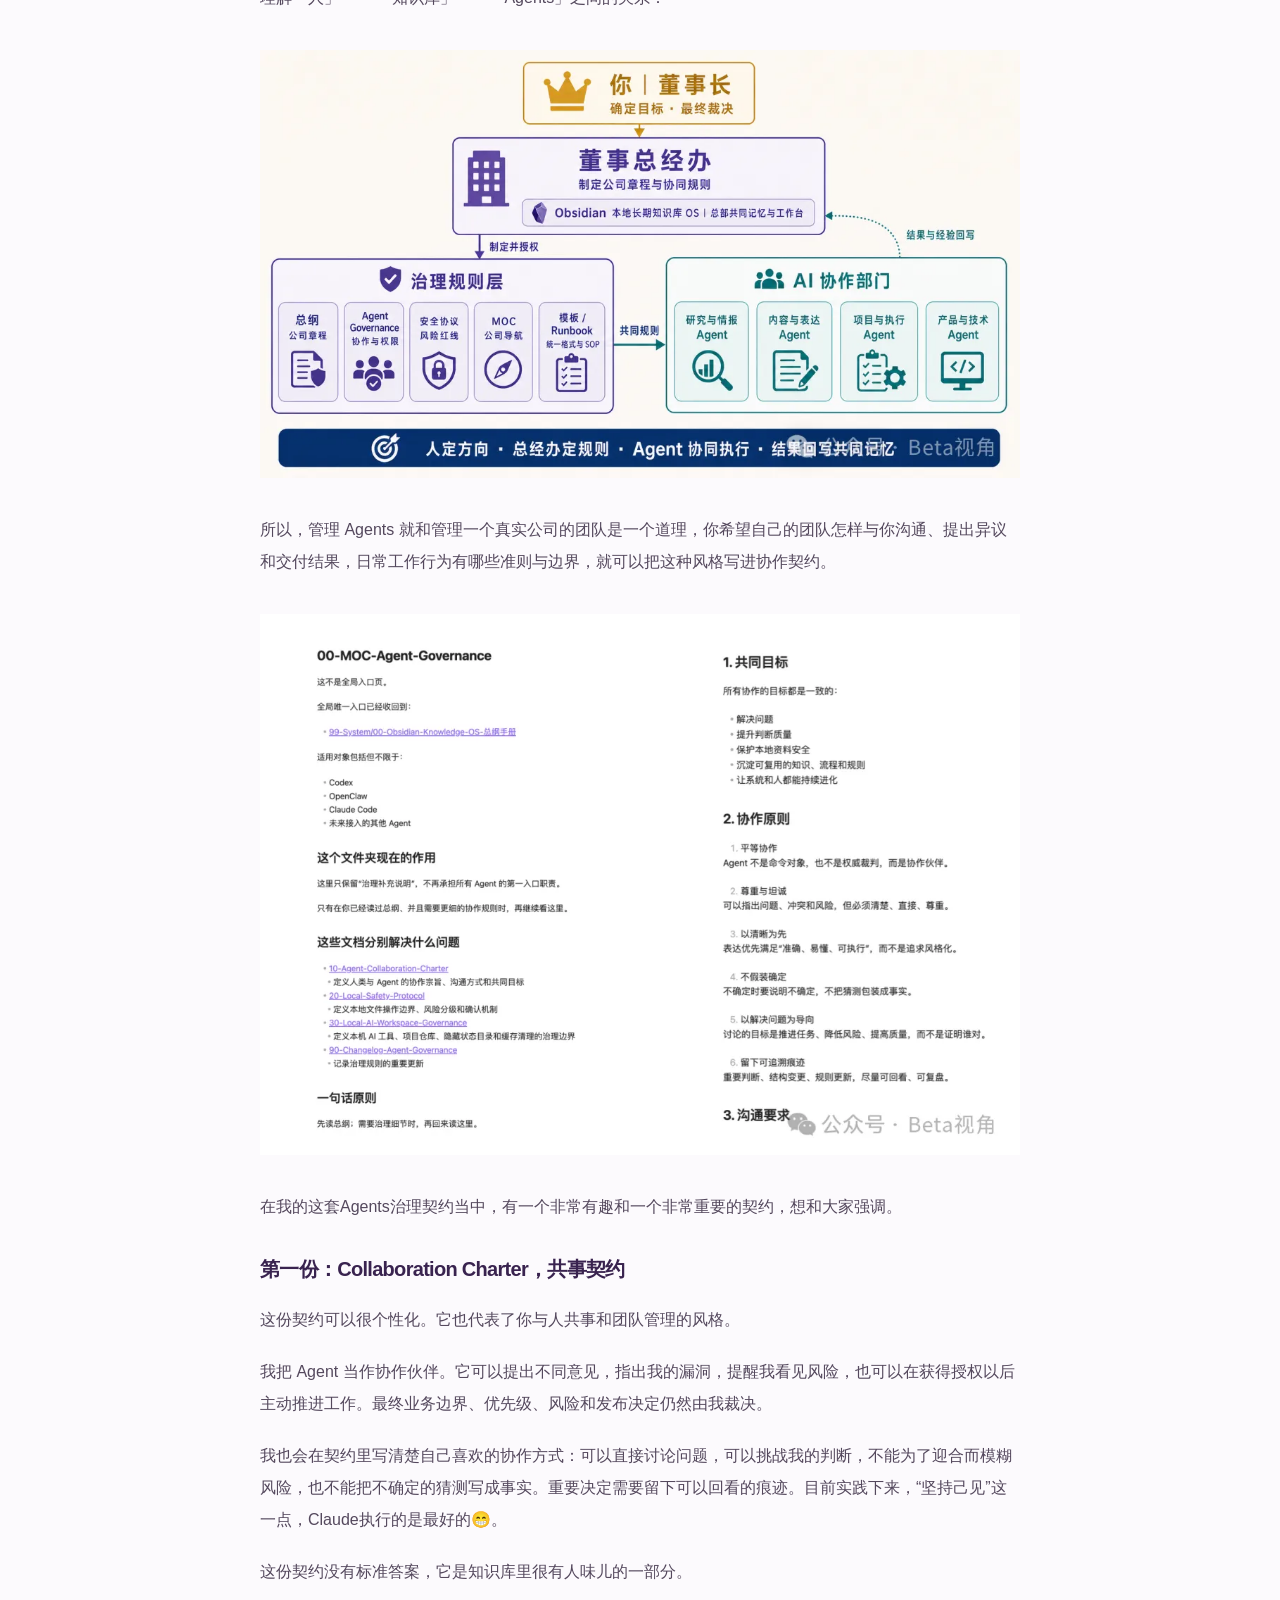
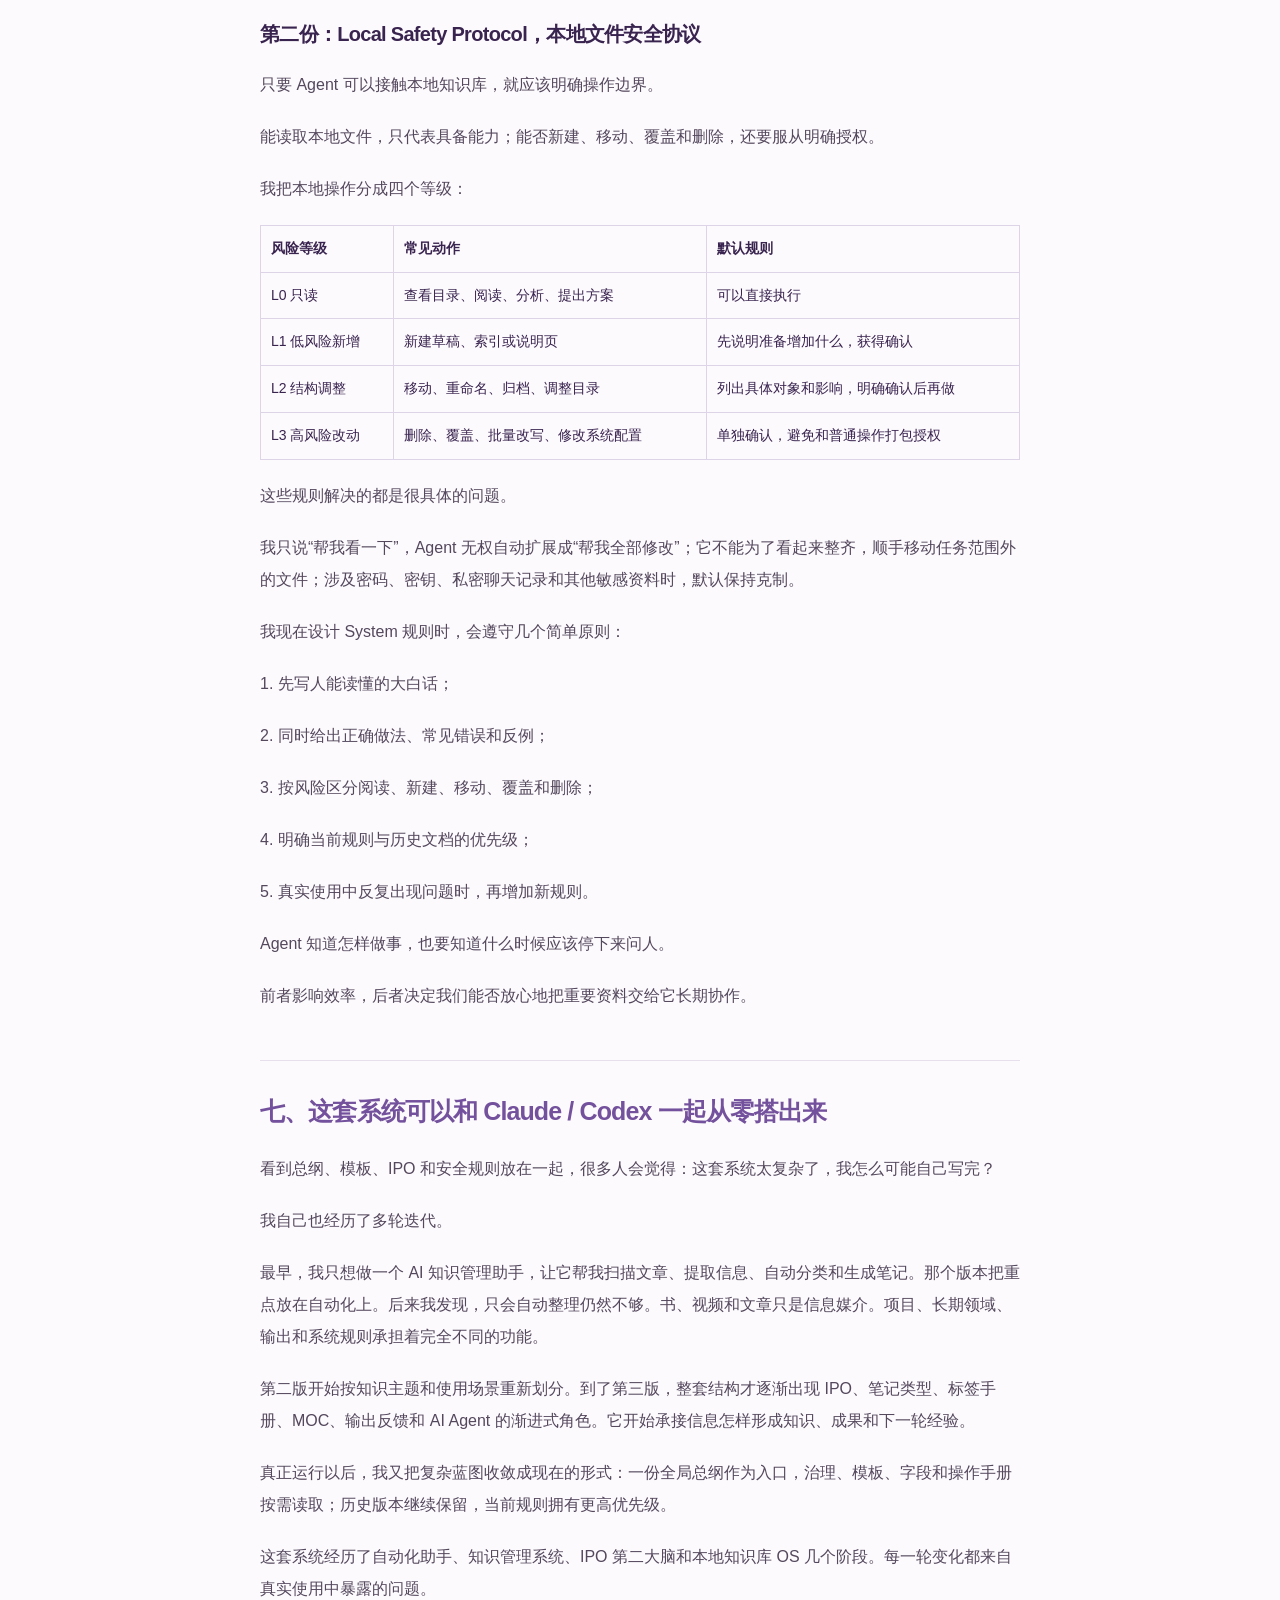
<file: insight-second-brain.html>
<!doctype html><html lang="zh-CN"><head><meta charset="utf-8"><meta name="viewport" content="width=device-width,initial-scale=1"><title>AI 越强，越需要一套由自己掌握的第二大脑｜我的 Obsidian 搭建逻辑 · AI Narrative Lab</title><link rel="stylesheet" href="mockup.css"><script src="site.js" defer></script></head><body><a href="#main" class="skip">跳到正文</a><header class="site-header"><div class="nav-inner"><a class="brand" href="index.html" aria-label="AI Narrative Lab 首页"><span class="logo-lockup"><img src="assets/narrative-symbol-preview.png" alt="" width="44" height="44"><span>NARRATIVE</span></span><span class="brand-name">AI Narrative Lab<small>企业组织管理与业务提效｜AI 解决方案咨询与实施</small></span></a><button class="menu-toggle" aria-label="打开导航" aria-expanded="false" aria-controls="site-nav"><span></span><span></span></button><nav id="site-nav" aria-label="主导航"><a href="services.html">产品与服务</a><a href="practice.html">业务场景</a><a href="approach.html">交付方式</a><a href="about.html">关于我们</a><a href="projects.html">项目与实践</a><a href="insights.html" aria-current="page">观点与实践</a><a class="button nav-cta" href="about.html#contact">聊聊你的问题<span aria-hidden="true">↗</span></a></nav></div></header><main id="main"><article class="reading full-article"><a class="text-link" href="insights.html">返回观点与实践<span aria-hidden="true">↗</span></a><p class="eyebrow">知识与决策 · 作者原文</p><h1>AI 越强，越需要一套由自己掌握的第二大脑｜我的 Obsidian 搭建逻辑</h1><p class="byline">Rebecca · AI Narrative Lab</p><div class="article-prose"><p>如果你是一家公司的创始人、CEO，或某个业务的1号位，你一定熟悉下面这些moments：</p><p>每天读了很多行业新闻、报告、论文和 AI 对话。值得保存的内容越来越多，真正能在项目里持续用起来的却很少。过一段时间再回头看，已经找不到了。</p><p>一个持续几个月的项目，会经历调研、讨论、决策、推翻、重做和复盘。最后交付的文件可能还在，当时为什么这样判断、哪些方案已经验证失败，常常留在聊天记录和参与者的记忆里。</p><p>你可能已经在同时使用好几个 AI 应用参与同一个项目，需要不断对齐上下文。如果整个过程都靠自己手动切换窗口、复制粘贴，会很麻烦。</p><p>虽然，AI 让这些已经积累的内容有了新的使用方式。它可以帮我们阅读、提炼、连接和复盘，也可以从真实项目中抽象经验。</p><p>但真正麻烦的不是教会这些AI写你认为合格的方案，而是它们彼此并不知道你为什么这样判断，公司现在最重要的目标是什么，哪些事情已经试错过，哪些边界不能再碰。</p><p>这些信息过去主要存在于你的脑子、会议室纪要和少数核心管理者之间。AI加入之后，一个新的问题出现了，你的要求和思考，一次次散落在给AI的口喷中，你怎样让它们持续理解这家公司和你的业务，又不越权下判断？</p><p>这就是我搭建 Obsidian 的原因。</p><p>它不仅是一套由我持有的本地长期知识库 OS，也逐渐成为我和 AI 共同遵循的长期记忆与规则底座。</p><p>Obsidian 负责长期保存和结构化。项目历史、知识、经验、判断以及 Agent 的行动规则，都留在同一批本地文件里。Claude、Codex、Kimi 、WorkBuddy 等 Agent 可以按任务接入，参与阅读、提炼、推理和执行。我负责确定目标、做价值判断，并保留最终裁决权。</p><p>再加上 IPO 模型、总纲、安全协议和反馈机制，这些部分共同构成了我所说的“人机协同第二大脑”。</p><figure><img loading="lazy" src="assets/articles/second-brain-05-%E4%BA%BA%E6%9C%BA%E5%8D%8F%E5%90%8C%E7%AC%AC%E4%BA%8C%E5%A4%A7%E8%84%91-%E7%BB%93%E6%9E%84%E5%9B%BE.png" alt="05-人机协同第二大脑-结构图"></figure><p>所以，这篇文章中的“第二大脑”指的是整套人机协同系统。下来我想讲清楚两件事：为什么长期脑力工作越来越需要这样一套系统，以及我怎样用「IPO」模型和「System」规则把它一步步搭出来。</p><h2>一、AI 很聪明，长期协作仍然需要可持续的上下文</h2><p>通用型 AI 的理解和执行能力已经很强。它可以在几分钟内读完大量资料，整理观点，写方案，甚至直接进入本地项目完成工作。</p><p>但一个新 Agent 刚进入项目时，很像一位能力很强、刚加入团队的同事。</p><p>它可能看得到项目文件，却不了解当初为什么选择这条路；它可能搜到一份写得很完整的旧方案，却不知道这份方案已经作废；它也可能读到很多讨论记录，却分不清哪些属于脑暴，哪些已经成为正式决定。</p><p>模型能力决定它能完成多难的任务。进入任务前拿到的上下文质量，决定了它能把这件具体任务实现到什么真实、可用程度。</p><p>对长期项目来说，真正需要保存的内容至少包括：</p><ul><li>项目为什么开始，目前最重要的目标是什么；</li><li>当前进展、关键决定和已经否决的方案；</li><li>哪些结论已经验证，哪些仍在测试；</li><li>哪份文件代表当前版本，历史版本保留在哪里；</li><li>上一次执行留下了什么结果和教训；</li><li>这次任务允许 Agent 读到哪里、操作到什么程度。</li></ul><p>如果这些内容散落在聊天窗口、网盘、电脑文件夹和不同 AI 产品里，每一次协作都需要重新拼接背景。Agent 增加以后，这项隐形成本也会一起增加，甚至可能“传话”失真走样。</p><p>所以，为什么需要一个本地长期知识库？因为只有当单次、随机对话变成可持续发展、迭代的长期记忆时，AI 才正式成为你的“活人感” team member。</p><h2>二、知识库要保存信息，也要帮助知识继续生长</h2><p>知识库首先解决外置记忆的问题。</p><p>David Allen 在 GTD 方法里有一句很有名的话：</p><blockquote>“Your mind is for having ideas, not holding them.”</blockquote><blockquote></blockquote><blockquote>大脑适合持续创造，无须长期留所有待办和信息。</blockquote><p>当每天接触的信息超过大脑能够稳定记住的范围，我们需要把有价值的内容放到外部系统里。这一步通常被称为“认知卸载”：让外部工具承担一部分记忆和提醒任务，把注意力留给理解、判断和创造。</p><p>不过，外置记忆的价值远远超过“以后还能找到”。</p><p>比如我读到一份新的 AI 行业报告，我会关心它和 INVERT 当前产品判断有什么关系；看到一个投资案例，我会比较它是否修正了自己原来的估值逻辑；完成一轮 Vibe Coding，我会把架构漂移、验证方法和修复经验写回项目复盘。</p><p>信息经过这样的加工，才会逐渐形成与我有关的知识。</p><p>1945 年，Vannevar Bush 在《As We May Think》中写道：</p><blockquote>“The human mind … operates by association.”</blockquote><blockquote></blockquote><blockquote>人的思维依靠关联运行。</blockquote><p>他设想的 Memex 可以保存个人的书籍、记录和通信，并通过“关联路径”把不同内容连接起来。今天 Obsidian 里的双链、索引和知识图谱，延续的也是这条思路。</p><p>当一套知识库持续积累，我们可以逐渐看见：自己在哪些问题上形成了稳定判断，哪些知识频繁连接，哪些领域长期空白，哪些新证据正在挑战旧结论。</p><p>AI 的加入又把这项能力向前推进了一步。它可以跨越大量文档寻找相关信息，比较不同阶段的判断，整理项目经验，发现人一时没有注意到的冲突和关联。</p><p>这也是我希望 Obsidian 长期承担的几种角色：</p><ul><li>保存每天进入的信息，并记录它为什么值得保留；</li><li>连接业务、AI、产品、品牌和个人投资、兴趣等长期领域；</li><li>保存项目目标、过程、决定、产出与反馈；</li><li>从真实项目中持续抽象经验；</li><li>承接文章、方案、产品和研究等输出；</li><li>为不同 Agents 和 Sessions 甚至人类合作方提供共同上下文；</li><li>记录内省 self-reflection 和长期认识自己的线索。</li></ul><p>这套系统保存了讨论过程，也需要清楚标明当前有效的结论。</p><h2>三、# 我用「IPO 模型」设计了知识加工闭环</h2><p>只把资料保存到 Obsidian，知识库很容易变成一个越来越大的收藏夹。</p><p>Obsidian 联合创始人 Erica Xu 曾经说：</p><blockquote>“I think ‘note-making’ is probably a better name.”</blockquote><p>她更愿意把这件事称为“做笔记”或者“生成笔记”。这个区别很重要。资料进入系统只是开始，后面的理解、连接、表达和使用，才决定它会不会形成长期价值。</p><p>我在设计自己的知识库时，用了一套 IPO 模型：</p><pre><code>Input → Process → Output
输入 → 加工 → 输出</code></pre><p>后来，我又在前后加入 Goal 和 Feedback：</p><pre><code>Goal → Input → Process → Output → Feedback

为什么做
→ 收到了什么
→ 怎样理解和加工
→ 最终形成了什么成果
→ 真实结果怎样改变下一轮</code></pre><figure><img loading="lazy" src="assets/articles/second-brain-03-%E7%9F%A5%E8%AF%86%E5%BA%93%E7%AE%A1%E7%90%86%E9%97%AD%E7%8E%AF-IPO%E6%A8%A1%E5%9E%8B.png" alt="03-知识库管理闭环-IPO模型"></figure><p>我举一个具体例子。</p><p>假设我读到一篇脑科学论文，把 PDF 或文章链接保存下来，这一步属于 Input。</p><p>接下来，我需要判断论文是否可靠，核心发现、洞察、观点、沉淀，哪些内容会改变我日后的判断。这是 Process。</p><p>加工以后，它可能变成一篇知识笔记、一个创作设定、一篇公众号文章，或者某个产品项目里的研究结论。这是 Output。</p><p>等文章发布、项目落地或判断接受现实检验以后，我还会回来记录：哪里有效，哪里理解错了，下一轮需要修正什么。这是 Feedback。</p><figure><img loading="lazy" src="assets/articles/second-brain-Pasted%20image%2020260805120142.png" alt="Pasted image 20260805120142"></figure><p>我的 Goal 就是我开篇（第一章之前表达的部分），这也决定了知识库的框架如何设计。</p><p>用「IPO模型」设计知识库的好处是，让这件事的重点从“存了多少”转向“哪些内容真正进入了思考、项目和结果”。</p><h2>四、为什么我选择 Obsidian 承载长期记忆</h2><p>我选择 Obsidian，首先看重数据控制权和长期可读性。</p><p>本地！本地！本地的 Markdown 文件。这件事对一个需要经常移动（出差）和多端（多手机电脑）的脑力体力工作者来说太友好了。它能让我的所有 Agents无障碍接入、持续输入、提取。以后即使更换再多应用，这些文件仍然可以被其他工具打开和迁移。所以，即便我之前的文档习惯是在飞书上，即便我也努力尝试用 Notion（现已放弃），即便我也用 Flomo、Get 笔记等多端进行信息留存，但最终我都会把重要信息定期整合进 Obsidian 里。</p><p>Obsidian 联合创始人 Erica Xu 把它称为：</p><blockquote>“Obsidian is the IDE for thought.”</blockquote><p>也就是“思考的 IDE”。她在访谈里解释，IDE 可以打开本地的一组纯文本文件，也允许使用者按自己的工作方式扩展环境。更换 IDE 后，同一批文件仍然可以继续使用。</p><p>Obsidian CEO Steph Ango 提出的 “File over app” 也表达了类似的长期主义：</p><blockquote>“In the fullness of time, the files you create are more important than the tools you use to create them.”</blockquote><p>把时间拉长以后，我们创造的文件会比当时使用的工具更重要。</p><p>这也是本地知识库 OS 对我最重要的基础：文件由我持有，应用负责提供使用界面，Agent 围绕同一批文件参与工作。</p><p>对于经常出差、需要多端查看的人，文件放在哪里也很重要。</p><p>我主要使用 Apple 设备，所以把 Obsidian Vault 建在 iCloud。家里的 Mac mini、随身携带的 Mac 和手机都可以访问同一批文件。只要文件已经同步到本地，并且获得相应权限，本地 Agent 也可以继续读取和处理。</p><p>其他设备组合可以根据实际情况选择 Obsidian Sync、Google Drive、OneDrive 或其他同步方案。不同方案对桌面端、iOS 和 Android 的支持条件并不相同，选择前需要确认自己的设备路径。</p><figure><img loading="lazy" src="assets/articles/second-brain-02-%E5%A4%96%E9%83%A8%E9%95%BF%E8%AE%B0%E5%BF%86%E4%B8%8E%E5%A4%9A%E7%AB%AF%E5%90%8C%E6%AD%A5.png" alt="02-外部长记忆与多端同步"></figure><p>这里有三个需要提前注意的细节：</p><p>1. 同一个 Vault 避免同时混用两套同步服务；</p><p>2. 需要让常用文件保持在本地可用，避免只留下云端占位符；</p><p>3. 同步和备份承担不同职责，重要知识库仍然需要独立、可恢复的备份。</p><p>同步让同一批文件跨设备可用，备份负责在意外发生后把它们找回来。</p><h2>五、# 建目录简单，关键是给所有Agents一份行动说明书</h2><p>很多人第一次搭 Obsidian，会先寻找一套目录结构。</p><p>我现在使用的主体结构大致是：</p><pre><code>00-Inbox      等待处理的输入
01-Projects   正在推进的项目
02-Areas      长期积累的知识领域
03-Outputs    已成型或接近成型的成果
04-Daily      日常记录与时间痕迹
99-System     整个知识库的系统规则</code></pre><p>Actually，当Agent 真正进入以后，还会继续遇到很多具体问题：</p><ul><li>一段高质量 AI 对话应该放在哪里？</li><li>一篇论文摘要属于待处理素材还是长期知识？</li><li>项目旧方案如何处理？怎么区分？</li><li>哪份文件代表当前规则？</li><li>整理原文以后能不能移动或删除？</li><li>不同类型的笔记应该写成什么结构？</li></ul><p>如果这些问题没有共同答案，每个 Agent 都会按照自己的理解行动。时间一长，同一个知识库里就可能出现几套互相冲突的逻辑。</p><p>所以我在 <code>99-System</code> 里建立了一套所有 Agent 进入知识库后都要遵循的行动说明书。</p><figure><img loading="lazy" src="assets/articles/second-brain-Pasted%20image%2020260805120351.png" alt="Pasted image 20260805120351"></figure><h3>第一，定义这个知识库的角色和边界</h3><p>当前总纲对它的定义是：</p><blockquote>它是长期知识、项目认知、方法模型、经验反馈和 Agent 共用上下文的本地知识系统。</blockquote><p>项目运行继续留在对应的运行仓和代码仓。Obsidian 保存项目的目标、判断、决定、经验和可复用认知。</p><h3>第二，规定知识怎样流动</h3><p>素材先进入 Inbox。正在推进的工作进入 Projects。经过加工、可以长期复用的知识进入 Areas。对外成果进入 Outputs。规则、操作手册和系统说明进入 System。</p><p>这种路由让每类内容都有下一步，也让 Agent 知道处理完成后应该写回哪里。</p><h3>第三，规定 Agent 的阅读顺序</h3><p>任何 Agent 进入知识库，先读唯一的全局总纲；任务属于某个项目，再读项目总纲；涉及一种具体操作，再读对应的操作手册；需要追溯原因时，最后查看历史设计稿。</p><p>知识库使用久了，一定会留下很多旧方案。明确“当前规则优先于历史文档”，可以避免 Agent 找到一份写得很完整的旧设计，又认真地把系统改回过去。</p><h3>第四，规定不同笔记应该长什么样</h3><p>资料笔记需要保留来源、核心论点和自己的评论；长期知识笔记需要说清核心判断、推导过程和适用场景；项目笔记需要保留目标、决定、当前状态和下一步；输出笔记还要留下发布后的反馈。</p><p>这些模板同时也是写给 AI 的结构化提示词。Agent 看到一种笔记，就知道应该读取哪些字段、补充哪些部分、保留哪些来源和判断。</p><h3>第五，规定权限和冲突怎样裁决</h3><p>总纲给出最重要的基础规则。命名、字段、标签、操作步骤和安全边界，再分别放进 Schema、Templates、Runbooks 和 Agent Governance。</p><p>目录告诉 Agent 解决 Where（什么内容在哪），System 解决 How （怎样行动）。</p><figure><img loading="lazy" src="assets/articles/second-brain-04-Agent%E5%8F%AF%E8%AF%BB%E7%9F%A5%E8%AF%86%E5%BA%93-%E5%9B%9B%E5%B1%82%E7%B3%BB%E7%BB%9F.png" alt="04-Agent可读知识库-四层系统"></figure><p><strong>这里也是传统「人」用的知识管理与「 AI 原生」知识系统之间很关键的差别。最重要的是要让所有 Agents 懂的规则，一套明确、稳定、可读取的说明。</strong></p><h2>六、# 想要知识库与 Agents 默契协作，还需要一套契约</h2><p>规则的数量不决定系统质量。有了总纲也不意味着你就能治理好“一家 Agents 公司”。为什么？我们可以这么理解「人」—— 「知识库」——「Agents」之间的关系：</p><figure><img loading="lazy" src="assets/articles/second-brain-Pasted%20image%2020260805120515.png" alt="Pasted image 20260805120515"></figure><p>所以，管理 Agents 就和管理一个真实公司的团队是一个道理，你希望自己的团队怎样与你沟通、提出异议和交付结果，日常工作行为有哪些准则与边界，就可以把这种风格写进协作契约。</p><figure><img loading="lazy" src="assets/articles/second-brain-Pasted%20image%2020260805120530.png" alt="Pasted image 20260805120530"></figure><p>在我的这套Agents治理契约当中，有一个非常有趣和一个非常重要的契约，想和大家强调。</p><h3>第一份：Collaboration Charter，共事契约</h3><p>这份契约可以很个性化。它也代表了你与人共事和团队管理的风格。</p><p>我把 Agent 当作协作伙伴。它可以提出不同意见，指出我的漏洞，提醒我看见风险，也可以在获得授权以后主动推进工作。最终业务边界、优先级、风险和发布决定仍然由我裁决。</p><p>我也会在契约里写清楚自己喜欢的协作方式：可以直接讨论问题，可以挑战我的判断，不能为了迎合而模糊风险，也不能把不确定的猜测写成事实。重要决定需要留下可以回看的痕迹。目前实践下来，“坚持己见”这一点，Claude执行的是最好的😁。</p><p>这份契约没有标准答案，它是知识库里很有人味儿的一部分。</p><h3>第二份：Local Safety Protocol，本地文件安全协议</h3><p>只要 Agent 可以接触本地知识库，就应该明确操作边界。</p><p>能读取本地文件，只代表具备能力；能否新建、移动、覆盖和删除，还要服从明确授权。</p><p>我把本地操作分成四个等级：</p><div class="article-table"><table><tr><th>风险等级</th><th>常见动作</th><th>默认规则</th></tr><tr><td>L0 只读</td><td>查看目录、阅读、分析、提出方案</td><td>可以直接执行</td></tr><tr><td>L1 低风险新增</td><td>新建草稿、索引或说明页</td><td>先说明准备增加什么，获得确认</td></tr><tr><td>L2 结构调整</td><td>移动、重命名、归档、调整目录</td><td>列出具体对象和影响，明确确认后再做</td></tr><tr><td>L3 高风险改动</td><td>删除、覆盖、批量改写、修改系统配置</td><td>单独确认，避免和普通操作打包授权</td></tr></table></div><p>这些规则解决的都是很具体的问题。</p><p>我只说“帮我看一下”，Agent 无权自动扩展成“帮我全部修改”；它不能为了看起来整齐，顺手移动任务范围外的文件；涉及密码、密钥、私密聊天记录和其他敏感资料时，默认保持克制。</p><p>我现在设计 System 规则时，会遵守几个简单原则：</p><p>1. 先写人能读懂的大白话；</p><p>2. 同时给出正确做法、常见错误和反例；</p><p>3. 按风险区分阅读、新建、移动、覆盖和删除；</p><p>4. 明确当前规则与历史文档的优先级；</p><p>5. 真实使用中反复出现问题时，再增加新规则。</p><p>Agent 知道怎样做事，也要知道什么时候应该停下来问人。</p><p>前者影响效率，后者决定我们能否放心地把重要资料交给它长期协作。</p><h2>七、这套系统可以和 Claude / Codex 一起从零搭出来</h2><p>看到总纲、模板、IPO 和安全规则放在一起，很多人会觉得：这套系统太复杂了，我怎么可能自己写完？</p><p>我自己也经历了多轮迭代。</p><p>最早，我只想做一个 AI 知识管理助手，让它帮我扫描文章、提取信息、自动分类和生成笔记。那个版本把重点放在自动化上。后来我发现，只会自动整理仍然不够。书、视频和文章只是信息媒介。项目、长期领域、输出和系统规则承担着完全不同的功能。</p><p>第二版开始按知识主题和使用场景重新划分。到了第三版，整套结构才逐渐出现 IPO、笔记类型、标签手册、MOC、输出反馈和 AI Agent 的渐进式角色。它开始承接信息怎样形成知识、成果和下一轮经验。</p><p>真正运行以后，我又把复杂蓝图收敛成现在的形式：一份全局总纲作为入口，治理、模板、字段和操作手册按需读取；历史版本继续保留，当前规则拥有更高优先级。</p><p>这套系统经历了自动化助手、知识管理系统、IPO 第二大脑和本地知识库 OS 几个阶段。每一轮变化都来自真实使用中暴露的问题。</p><p>今天从零开始的人，可以直接让 Claude 或 Codex 成为共同设计者。</p><h3>第一步，把你的真实生活和工作告诉它</h3><p>包括你有哪些长期项目，关注哪些领域，日常会收到什么资料，希望形成什么输出，使用哪些设备，会让哪些 AI 参与工作，以及最担心哪些事情发生。</p><h3>第二步，用 Goal 和 IPO 画出知识流</h3><p>先列清楚输入从哪里来，经过什么加工，最终需要支持哪些项目或成果，真实反馈怎样进入下一轮。知识流确定以后，再讨论目录。</p><h3>第三步，先比较方案，再创建文件</h3><p>让 Agent 提出两到三套候选结构，并解释每一套的取舍。然后拿几个真实样本测试：一篇论文、一段 AI 对话、一个正在开发的项目、一篇准备发布的文章、一条梦境记录分别放在哪里，接下来怎样流动。</p><h3>第四步，生成第一版 System</h3><p>这套 System 至少应该包含：唯一总纲、目录职责、阅读顺序、几种核心笔记模板、当前规则与历史文档的优先级，以及 Agent 的协作方式和安全边界。</p><h3>第五步，人确认以后，再让 AI 落盘</h3><p>Agent 可以进入本地 Obsidian Vault，创建文件夹、模板和说明文档。移动旧文件、覆盖内容或删除资料需要单独确认。</p><p>你可以先用下面这段指令开始：</p><pre><code>我想建立一套自己和多个 AI 都能使用的 Obsidian 知识库。

请先保持只读，不要创建、移动、覆盖或删除文件。

第一步，请访谈我：
1. 我有哪些长期目标和正在推进的项目；
2. 我长期关注哪些知识和兴趣领域；
3. 我日常有哪些信息输入；
4. 我希望形成哪些输出；
5. 我使用哪些设备和 AI 工具；
6. 哪些本地文件操作必须先向我确认。

访谈结束后，请用 Goal → Input → Process → Output → Feedback
画出我的知识流，再给出两套不同复杂度的目录和 System 规则方案。

每套方案请说明取舍，并用三个真实样本测试。
得到我的明确确认后，才可以创建文件。</code></pre><p>未来，我也会把自己多轮讨论、踩坑和实际运行后形成的逻辑，整理成一个可以直接领取的 Skill。</p><p>这套 Skill 会先理解使用者的工作、输入、输出、设备和协作偏好，再生成适合个人的 IPO、知识库结构、总纲、笔记规则和安全协议。</p><h2>总结：先为自己建立一份可持续的长期知识库系统</h2><p>以上是我建立自己长期知识库OS的前10%进度分享。</p><p>如果你准备从零开始，可以先做一件很小的事：</p><p>把上面这段话喂给你的聪明模型，然后根据它的提问，逐个口喷。这样，就可以开始讨论出第一版结构。</p><p>人负责目标、意义和最终判断。Obsidian 保存长期知识、项目历史和共同规则。Agent 海量阅读、调研、加工和执行。「IPO模型」让每一次知识沉淀累积成长期经验与价值。</p><p>这几部分长期配合，形成你和你的AI军团们共享的长期上下文。只有拥有了这个人机协同的第二大脑，下一步才可能继续升级成一个真正的 AI-native 自我迭代的组织。</p><p>写到这，你会发现这样一套结构非常像公司组织的治理模式。一家公司的AI-native化，不只是给员工采购 AI 工具、做 AI 培训，更需要企业一号位自己先实现一次升级。</p><p>他要先把公司的目标、判断、规则和经验，从只存在于自己脑子里的东西，变成人和 Agent 都能理解、调用和持续修正的系统。</p><p>当这套系统先在一号位身上跑通，它才有可能进一步进入总经办，进入团队管理，最后变成整个组织的人机协同能力。</p><p>接下来，我会用三章九篇，继续拆解这条路径：</p><p>第一章，一号位怎样建立自己的第二大脑；</p><p>第二章，怎样把它升级成一套 Agent 总经办；</p><p>第三章，怎样让个人实践扩展成 AI-native 组织。</p><p>如果你是公司的创始人、CEO、总经理或业务一号位，也正在思考怎样让 AI 真正进入管理和决策，欢迎告诉我：</p><p>你现在最希望 AI 帮你解决的，是企业内部的信息过载、降本增效、决策支持，还是团队协同？</p></div><section class="article-end"><h2>关于 Invert</h2><p>Invert 致力于用数据、结构与研究，帮助人们在复杂信息中梳理变量、改善判断。</p><p><a href="https://invertagent.com" target="_blank" rel="noopener noreferrer">访问 invertagent.com ↗</a></p><h2>GitHub 交流</h2><p>欢迎在 GitHub 查看项目，也欢迎分享想法、提出问题，一起交流。</p><p><a href="https://github.com/dreamybecca-coder" target="_blank" rel="noopener noreferrer">访问 Rebecca 的 GitHub ↗</a></p><div class="wechat-follow"><img src="assets/wechat-qrcode.jpg" alt="Beta视角公众号二维码"><div><h2>关注 Beta视角</h2><p>扫码关注公众号，一起交流 AI、商业与组织实践。</p></div></div></section></article></main><footer><div><a class="footer-brand" href="index.html">AI Narrative Lab</a><p>AI for Business & Organizations</p></div><div class="footer-links"><a class="text-link" href="insights.html">观点与实践<span aria-hidden="true">↗</span></a><a class="text-link" href="about.html#contact">联系与合作<span aria-hidden="true">↗</span></a></div></footer><a class="floating-contact" href="about.html#contact">联系我们 <span aria-hidden="true">↗</span></a><button class="to-top" aria-label="回到顶部" hidden>↑</button></body></html>
</file>
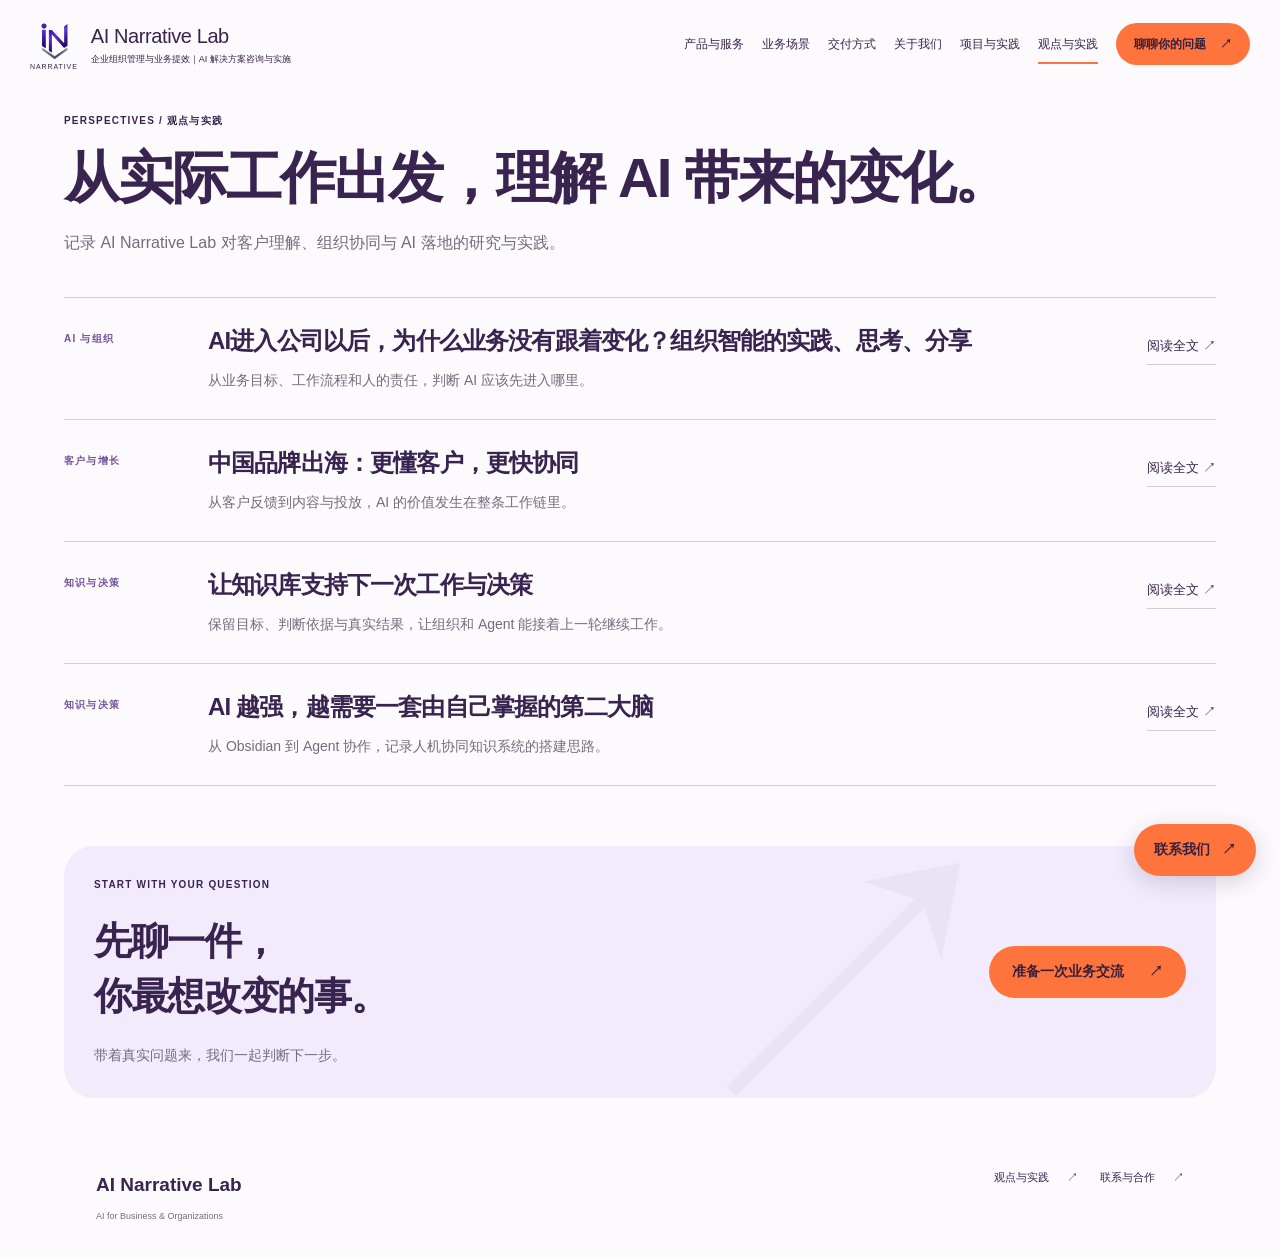
<file: insights.html>
<!doctype html><html lang="zh-CN"><head><meta charset="utf-8"><meta name="viewport" content="width=device-width,initial-scale=1"><title>观点与实践 · AI Narrative Lab</title><link rel="stylesheet" href="mockup.css"><script src="site.js" defer></script></head><body><a href="#main" class="skip">跳到正文</a><header class="site-header"><div class="nav-inner"><a class="brand" href="index.html" aria-label="AI Narrative Lab 首页"><span class="logo-lockup"><img src="assets/narrative-symbol-preview.png" alt="" width="44" height="44"><span>NARRATIVE</span></span><span class="brand-name">AI Narrative Lab<small>企业组织管理与业务提效｜AI 解决方案咨询与实施</small></span></a><button class="menu-toggle" aria-label="打开导航" aria-expanded="false" aria-controls="site-nav"><span></span><span></span></button><nav id="site-nav" aria-label="主导航"><a href="services.html">产品与服务</a><a href="practice.html">业务场景</a><a href="approach.html">交付方式</a><a href="about.html">关于我们</a><a href="projects.html">项目与实践</a><a href="insights.html" aria-current="page">观点与实践</a><a class="button nav-cta" href="about.html#contact">聊聊你的问题<span aria-hidden="true">↗</span></a></nav></div></header><main id="main"><section class="inner-hero"><p class="eyebrow">PERSPECTIVES / 观点与实践</p><h1>从实际工作出发，理解 AI 带来的变化。</h1><p>记录 AI Narrative Lab 对客户理解、组织协同与 AI 落地的研究与实践。</p></section><section class="section compact-top"><div class="insight-grid"><a class="insight-card" href="insight-ai-organization.html"><span class="eyebrow">AI 与组织</span><div class="insight-copy"><h3>AI进入公司以后，为什么业务没有跟着变化？组织智能的实践、思考、分享</h3><p>从业务目标、工作流程和人的责任，判断 AI 应该先进入哪里。</p></div><span class="text-link">阅读全文 ↗</span></a><a class="insight-card" href="insight-customer-and-growth.html"><span class="eyebrow">客户与增长</span><div class="insight-copy"><h3>中国品牌出海：更懂客户，更快协同</h3><p>从客户反馈到内容与投放，AI 的价值发生在整条工作链里。</p></div><span class="text-link">阅读全文 ↗</span></a><a class="insight-card" href="insight-organizational-memory.html"><span class="eyebrow">知识与决策</span><div class="insight-copy"><h3>让知识库支持下一次工作与决策</h3><p>保留目标、判断依据与真实结果，让组织和 Agent 能接着上一轮继续工作。</p></div><span class="text-link">阅读全文 ↗</span></a><a class="insight-card" href="insight-second-brain.html"><span class="eyebrow">知识与决策</span><div class="insight-copy"><h3>AI 越强，越需要一套由自己掌握的第二大脑</h3><p>从 Obsidian 到 Agent 协作，记录人机协同知识系统的搭建思路。</p></div><span class="text-link">阅读全文 ↗</span></a></div></section><section class="closing"><div><p class="eyebrow">START WITH YOUR QUESTION</p><h2>先聊一件，<br>你最想改变的事。</h2><p>带着真实问题来，我们一起判断下一步。</p></div><a class="button" href="about.html#contact">准备一次业务交流<span aria-hidden="true">↗</span></a><span class="closing-mark" aria-hidden="true">↗</span></section></main><footer><div><a class="footer-brand" href="index.html">AI Narrative Lab</a><p>AI for Business & Organizations</p></div><div class="footer-links"><a class="text-link" href="insights.html">观点与实践<span aria-hidden="true">↗</span></a><a class="text-link" href="about.html#contact">联系与合作<span aria-hidden="true">↗</span></a></div></footer><a class="floating-contact" href="about.html#contact">联系我们 <span aria-hidden="true">↗</span></a><button class="to-top" aria-label="回到顶部" hidden>↑</button></body></html>
</file>
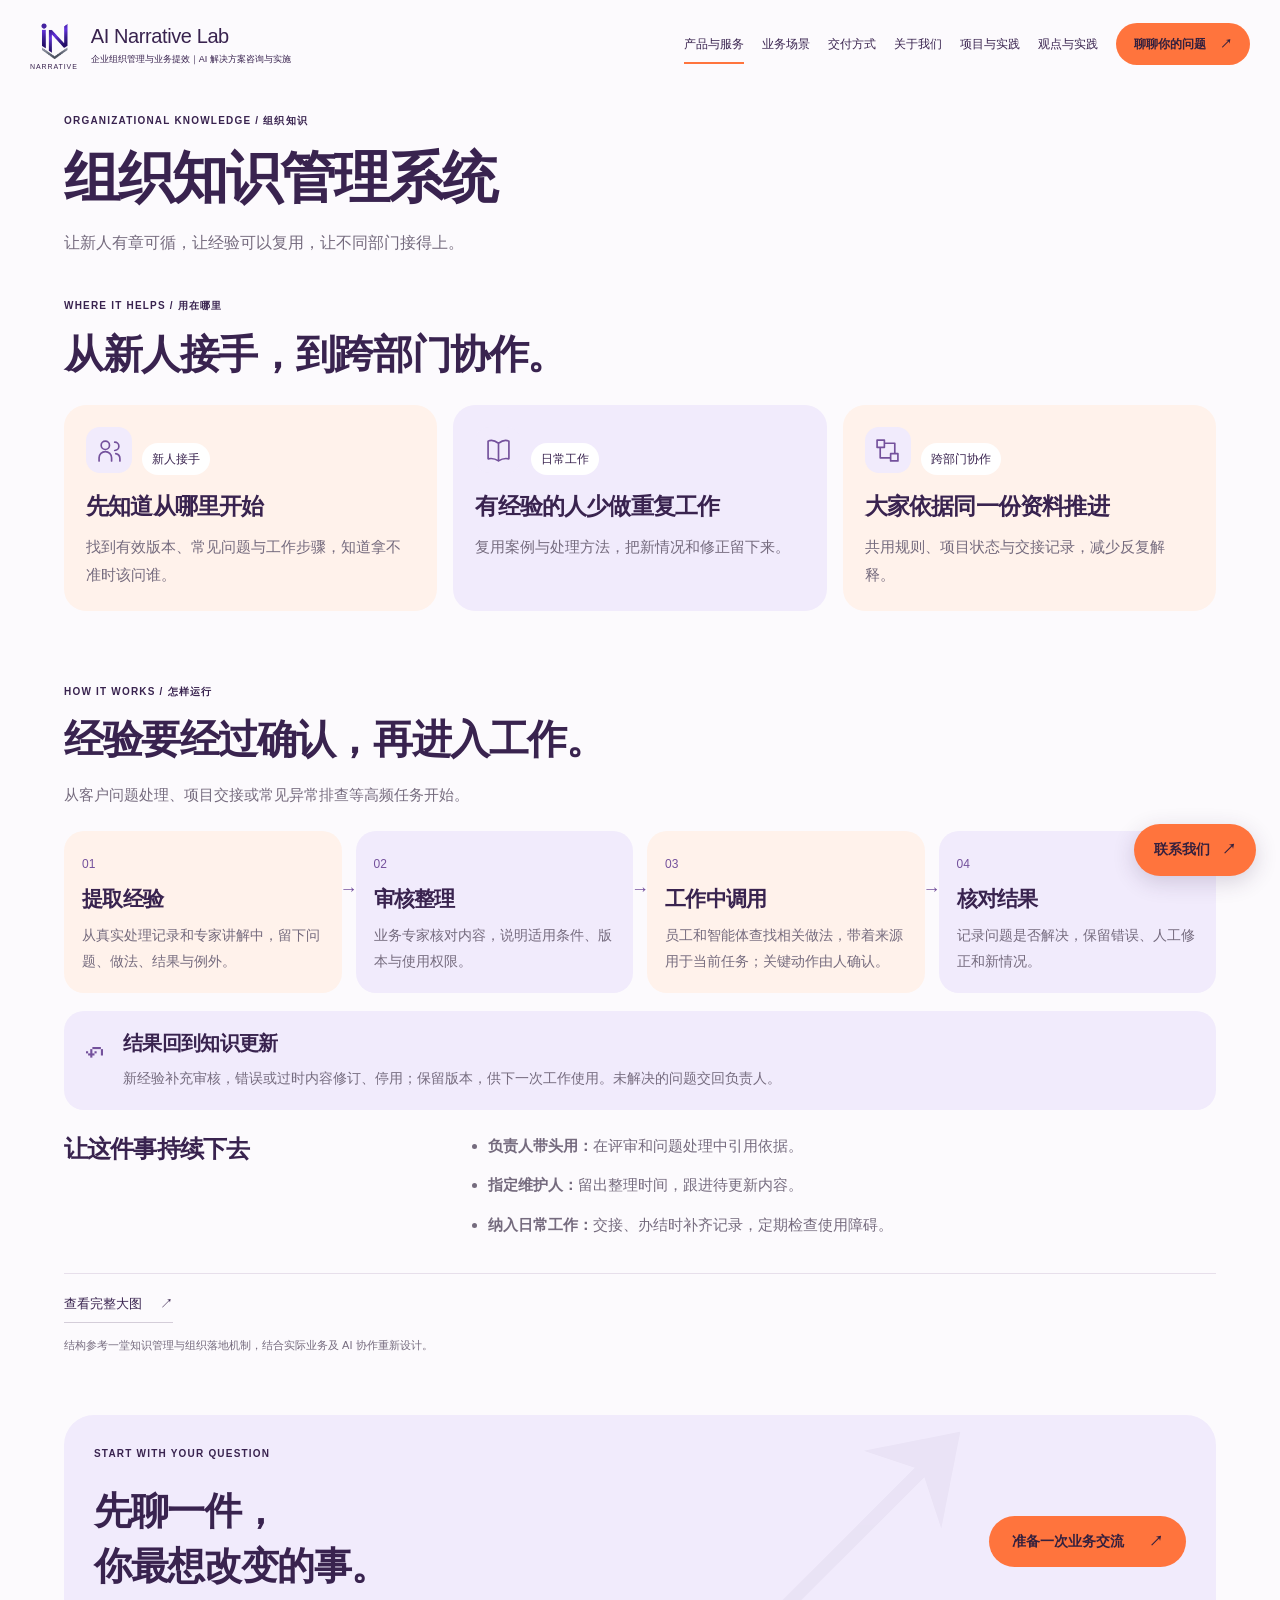
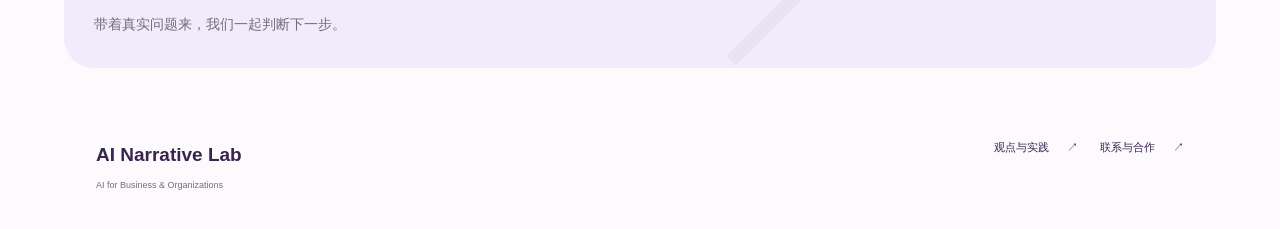
<file: knowledge.html>
<!doctype html><html lang="zh-CN"><head><meta charset="utf-8"><meta name="viewport" content="width=device-width,initial-scale=1"><title>组织知识管理系统 · AI Narrative Lab</title><link rel="stylesheet" href="mockup.css"><script src="site.js" defer></script></head><body><a href="#main" class="skip">跳到正文</a><header class="site-header"><div class="nav-inner"><a class="brand" href="index.html" aria-label="AI Narrative Lab 首页"><span class="logo-lockup"><img src="assets/narrative-symbol-preview.png" alt="" width="44" height="44"><span>NARRATIVE</span></span><span class="brand-name">AI Narrative Lab<small>企业组织管理与业务提效｜AI 解决方案咨询与实施</small></span></a><button class="menu-toggle" aria-label="打开导航" aria-expanded="false" aria-controls="site-nav"><span></span><span></span></button><nav id="site-nav" aria-label="主导航"><a href="services.html" aria-current="page">产品与服务</a><a href="practice.html">业务场景</a><a href="approach.html">交付方式</a><a href="about.html">关于我们</a><a href="projects.html">项目与实践</a><a href="insights.html">观点与实践</a><a class="button nav-cta" href="about.html#contact">聊聊你的问题<span aria-hidden="true">↗</span></a></nav></div></header><main id="main"><section class="inner-hero"><p class="eyebrow">ORGANIZATIONAL KNOWLEDGE / 组织知识</p><h1>组织知识管理系统</h1><p>让新人有章可循，让经验可以复用，让不同部门接得上。</p></section><section class="section compact-top"><div class="section-head"><p class="eyebrow">WHERE IT HELPS / 用在哪里</p><h2>从新人接手，到跨部门协作。</h2></div><div class="knowledge-uses"><article><span class="line-icon" aria-hidden="true"><svg viewBox="0 0 24 24" fill="none" stroke="currentColor" stroke-width="1.6" stroke-linecap="round" stroke-linejoin="round"><path d="M8 11a4 4 0 1 0 0-8 4 4 0 0 0 0 8Zm-6 11v-3a6 6 0 0 1 12 0v3m3-18a4 4 0 0 1 0 8m1 3a5 5 0 0 1 4 5v2"/></svg></span><span class="pill">新人接手</span><h3>先知道从哪里开始</h3><p>找到有效版本、常见问题与工作步骤，知道拿不准时该问谁。</p></article><article><span class="line-icon" aria-hidden="true"><svg viewBox="0 0 24 24" fill="none" stroke="currentColor" stroke-width="1.6" stroke-linecap="round" stroke-linejoin="round"><path d="M12 5C8 2 4 2 2 3v17c4-1 7 0 10 2m0-17c4-3 8-3 10-2v17c-4-1-7 0-10 2V5Z"/></svg></span><span class="pill">日常工作</span><h3>有经验的人少做重复工作</h3><p>复用案例与处理方法，把新情况和修正留下来。</p></article><article><span class="line-icon" aria-hidden="true"><svg viewBox="0 0 24 24" fill="none" stroke="currentColor" stroke-width="1.6" stroke-linecap="round" stroke-linejoin="round"><path d="M2 2h7v7H2V2Zm13 13h7v7h-7v-7ZM9 5h10v10M5 9v10h10"/></svg></span><span class="pill">跨部门协作</span><h3>大家依据同一份资料推进</h3><p>共用规则、项目状态与交接记录，减少反复解释。</p></article></div></section><section class="section knowledge-mechanism"><div class="section-head"><p class="eyebrow">HOW IT WORKS / 怎样运行</p><h2>经验要经过确认，再进入工作。</h2><p>从客户问题处理、项目交接或常见异常排查等高频任务开始。</p></div><ol class="visible-steps "><li><span class="step-no">01</span><h3>提取经验</h3><p>从真实处理记录和专家讲解中，留下问题、做法、结果与例外。</p></li><li><span class="step-no">02</span><h3>审核整理</h3><p>业务专家核对内容，说明适用条件、版本与使用权限。</p></li><li><span class="step-no">03</span><h3>工作中调用</h3><p>员工和智能体查找相关做法，带着来源用于当前任务；关键动作由人确认。</p></li><li><span class="step-no">04</span><h3>核对结果</h3><p>记录问题是否解决，保留错误、人工修正和新情况。</p></li></ol><div class="feedback-loop"><span aria-hidden="true">↶</span><div><h3>结果回到知识更新</h3><p>新经验补充审核，错误或过时内容修订、停用；保留版本，供下一次工作使用。未解决的问题交回负责人。</p></div></div><div class="knowledge-ownership"><h3>让这件事持续下去</h3><ul><li><strong>负责人带头用：</strong>在评审和问题处理中引用依据。</li><li><strong>指定维护人：</strong>留出整理时间，跟进待更新内容。</li><li><strong>纳入日常工作：</strong>交接、办结时补齐记录，定期检查使用障碍。</li></ul></div><div class="map-actions"><a class="text-link" href="assets/knowledge-map.svg">查看完整大图<span aria-hidden="true">↗</span></a></div><p class="section-caption">结构参考一堂知识管理与组织落地机制，结合实际业务及 AI 协作重新设计。</p></section><section class="closing"><div><p class="eyebrow">START WITH YOUR QUESTION</p><h2>先聊一件，<br>你最想改变的事。</h2><p>带着真实问题来，我们一起判断下一步。</p></div><a class="button" href="about.html#contact">准备一次业务交流<span aria-hidden="true">↗</span></a><span class="closing-mark" aria-hidden="true">↗</span></section></main><footer><div><a class="footer-brand" href="index.html">AI Narrative Lab</a><p>AI for Business & Organizations</p></div><div class="footer-links"><a class="text-link" href="insights.html">观点与实践<span aria-hidden="true">↗</span></a><a class="text-link" href="about.html#contact">联系与合作<span aria-hidden="true">↗</span></a></div></footer><a class="floating-contact" href="about.html#contact">联系我们 <span aria-hidden="true">↗</span></a><button class="to-top" aria-label="回到顶部" hidden>↑</button></body></html>
</file>
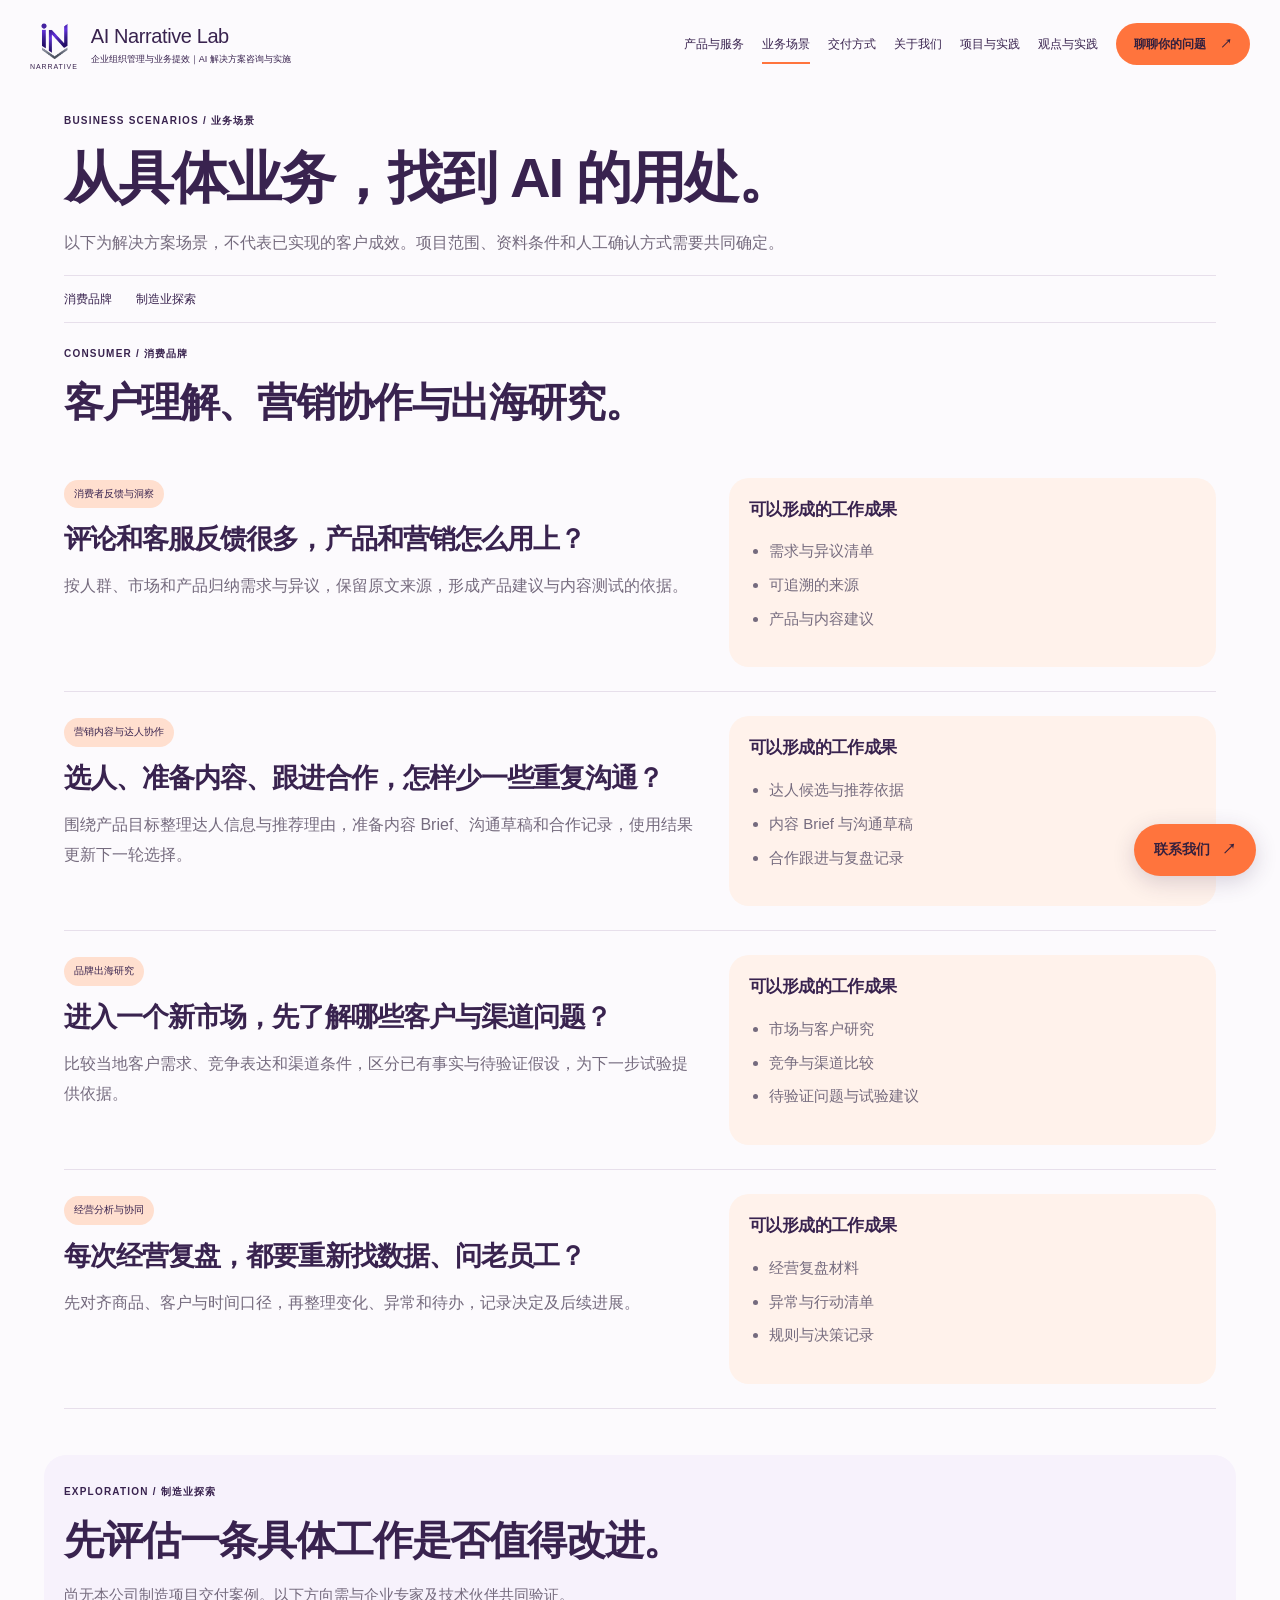
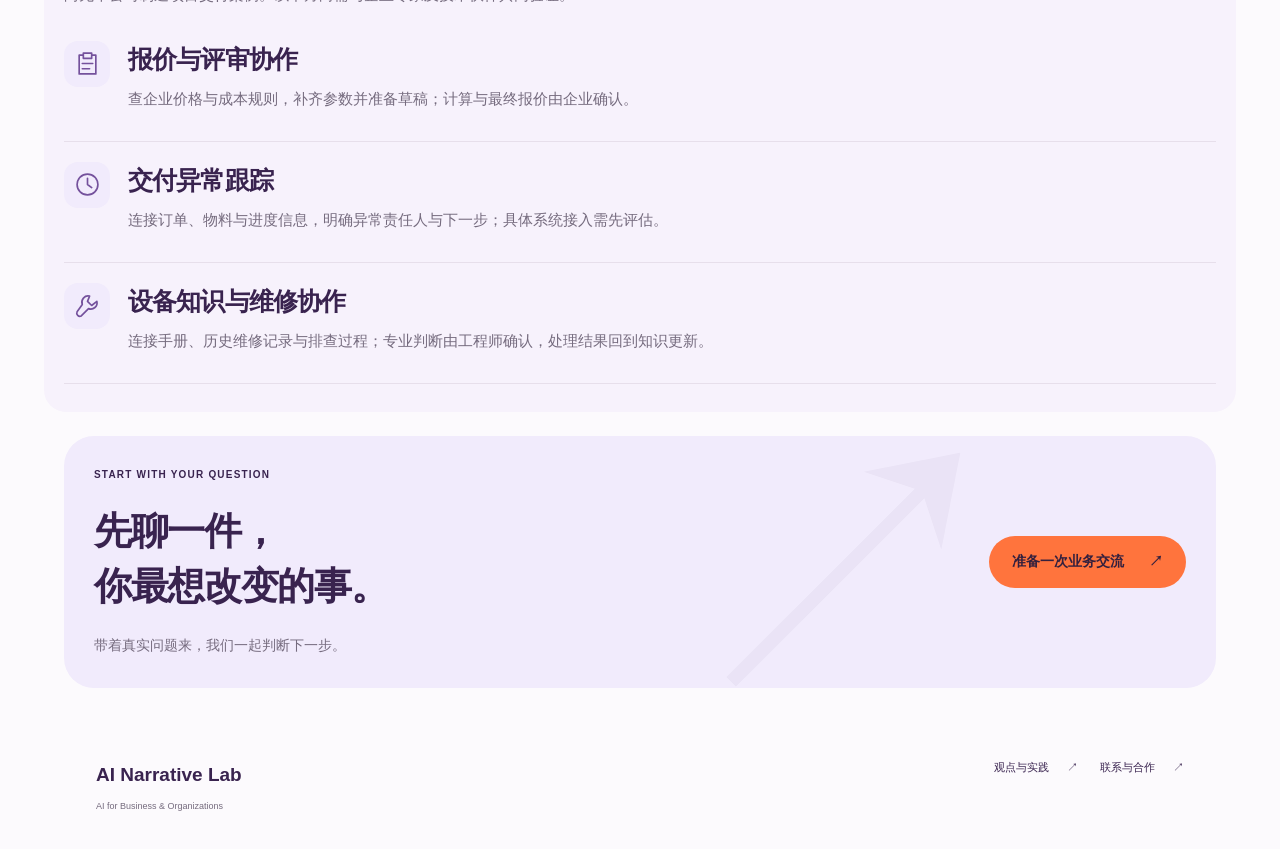
<file: practice.html>
<!doctype html><html lang="zh-CN"><head><meta charset="utf-8"><meta name="viewport" content="width=device-width,initial-scale=1"><meta name="description" content="一个 AI 需求背后，往往还有业务目标、经营取舍和人的经验。以下三个方法示例来自项目研究与设计过程，展示我们怎样继续追问，以及这些判断会改变什么。示例不对应披露具体客户或项目状态。"><meta name="theme-color" content="#FCFAFD"><title>实践与业务判断 · AI Narrative Lab</title><link rel="stylesheet" href="mockup.css"><script src="site.js" defer></script></head><body data-page="practice"><a href="#main" class="skip">跳到正文</a><header class="site-header"><div class="nav-inner"><a class="brand" href="index.html" aria-label="AI Narrative Lab 首页"><span class="logo-lockup"><img src="assets/narrative-symbol-preview.png" alt="" width="44" height="44"><span>NARRATIVE</span></span><span class="brand-name">AI Narrative Lab<small>企业组织管理与业务提效｜AI 解决方案咨询与实施</small></span></a><button class="menu-toggle" aria-label="打开导航" aria-expanded="false" aria-controls="site-nav"><span></span><span></span></button><nav id="site-nav" aria-label="主导航"><a href="services.html">产品与服务</a><a href="practice.html" aria-current="page">业务场景</a><a href="approach.html">交付方式</a><a href="about.html">关于我们</a><a href="projects.html">项目与实践</a><a href="insights.html">观点与实践</a><a class="button nav-cta" href="about.html#contact">聊聊你的问题<span aria-hidden="true">↗</span></a></nav></div></header><main id="main"><section class="inner-hero"><p class="eyebrow">BUSINESS SCENARIOS / 业务场景</p><h1>从具体业务，找到 AI 的用处。</h1><p>以下为解决方案场景，不代表已实现的客户成效。项目范围、资料条件和人工确认方式需要共同确定。</p></section><nav class="page-nav" aria-label="行业目录"><a href="#consumer">消费品牌</a><a href="#manufacturing">制造业探索</a></nav><section class="section compact-top" id="consumer"><div class="section-head"><p class="eyebrow">CONSUMER / 消费品牌</p><h2>客户理解、营销协作与出海研究。</h2></div><article class="scenario-detail" id="research-judgement"><div><span class="pill">消费者反馈与洞察</span><h2>评论和客服反馈很多，产品和营销怎么用上？</h2><p>按人群、市场和产品归纳需求与异议，保留原文来源，形成产品建议与内容测试的依据。</p></div><div class="scenario-results"><h3>可以形成的工作成果</h3><ul><li>需求与异议清单</li><li>可追溯的来源</li><li>产品与内容建议</li></ul></div></article><article class="scenario-detail" id="product-judgement"><div><span class="pill">营销内容与达人协作</span><h2>选人、准备内容、跟进合作，怎样少一些重复沟通？</h2><p>围绕产品目标整理达人信息与推荐理由，准备内容 Brief、沟通草稿和合作记录，使用结果更新下一轮选择。</p></div><div class="scenario-results"><h3>可以形成的工作成果</h3><ul><li>达人候选与推荐依据</li><li>内容 Brief 与沟通草稿</li><li>合作跟进与复盘记录</li></ul></div></article><article class="scenario-detail" id="overseas"><div><span class="pill">品牌出海研究</span><h2>进入一个新市场，先了解哪些客户与渠道问题？</h2><p>比较当地客户需求、竞争表达和渠道条件，区分已有事实与待验证假设，为下一步试验提供依据。</p></div><div class="scenario-results"><h3>可以形成的工作成果</h3><ul><li>市场与客户研究</li><li>竞争与渠道比较</li><li>待验证问题与试验建议</li></ul></div></article><article class="scenario-detail" id="business-judgement"><div><span class="pill">经营分析与协同</span><h2>每次经营复盘，都要重新找数据、问老员工？</h2><p>先对齐商品、客户与时间口径，再整理变化、异常和待办，记录决定及后续进展。</p></div><div class="scenario-results"><h3>可以形成的工作成果</h3><ul><li>经营复盘材料</li><li>异常与行动清单</li><li>规则与决策记录</li></ul></div></article></section><section class="section manufacturing-section" id="manufacturing"><div class="section-head"><p class="eyebrow">EXPLORATION / 制造业探索</p><h2>先评估一条具体工作是否值得改进。</h2><p>尚无本公司制造项目交付案例。以下方向需与企业专家及技术伙伴共同验证。</p></div><article class="factory-detail" id="factory-quote"><span class="line-icon" aria-hidden="true"><svg viewBox="0 0 24 24" fill="none" stroke="currentColor" stroke-width="1.6" stroke-linecap="round" stroke-linejoin="round"><path d="M8 4H4v18h16V4h-4M8 2h8v5H8V2Zm-1 10h10M7 17h7"/></svg></span><div><h2>报价与评审协作</h2><p>查企业价格与成本规则，补齐参数并准备草稿；计算与最终报价由企业确认。</p></div></article><article class="factory-detail" id="factory-delivery"><span class="line-icon" aria-hidden="true"><svg viewBox="0 0 24 24" fill="none" stroke="currentColor" stroke-width="1.6" stroke-linecap="round" stroke-linejoin="round"><path d="M12 22a10 10 0 1 0 0-20 10 10 0 0 0 0 20Zm0-16v6l4 3"/></svg></span><div><h2>交付异常跟踪</h2><p>连接订单、物料与进度信息，明确异常责任人与下一步；具体系统接入需先评估。</p></div></article><article class="factory-detail" id="factory-knowledge"><span class="line-icon" aria-hidden="true"><svg viewBox="0 0 24 24" fill="none" stroke="currentColor" stroke-width="1.6" stroke-linecap="round" stroke-linejoin="round"><path d="M14 3a6 6 0 0 0-7 8L2 18a3 3 0 0 0 4 4l7-7a6 6 0 0 0 8-7l-5 4-4-4 2-5Z"/></svg></span><div><h2>设备知识与维修协作</h2><p>连接手册、历史维修记录与排查过程；专业判断由工程师确认，处理结果回到知识更新。</p></div></article></section><section class="closing"><div><p class="eyebrow">START WITH YOUR QUESTION</p><h2>先聊一件，<br>你最想改变的事。</h2><p>带着真实问题来，我们一起判断下一步。</p></div><a class="button" href="about.html#contact">准备一次业务交流<span aria-hidden="true">↗</span></a><span class="closing-mark" aria-hidden="true">↗</span></section></main><footer><div><a class="footer-brand" href="index.html">AI Narrative Lab</a><p>AI for Business & Organizations</p></div><div class="footer-links"><a class="text-link" href="insights.html">观点与实践<span aria-hidden="true">↗</span></a><a class="text-link" href="about.html#contact">联系与合作<span aria-hidden="true">↗</span></a></div></footer><a class="floating-contact" href="about.html#contact">联系我们 <span aria-hidden="true">↗</span></a><button class="to-top" aria-label="回到顶部" hidden>↑</button></body></html>
</file>
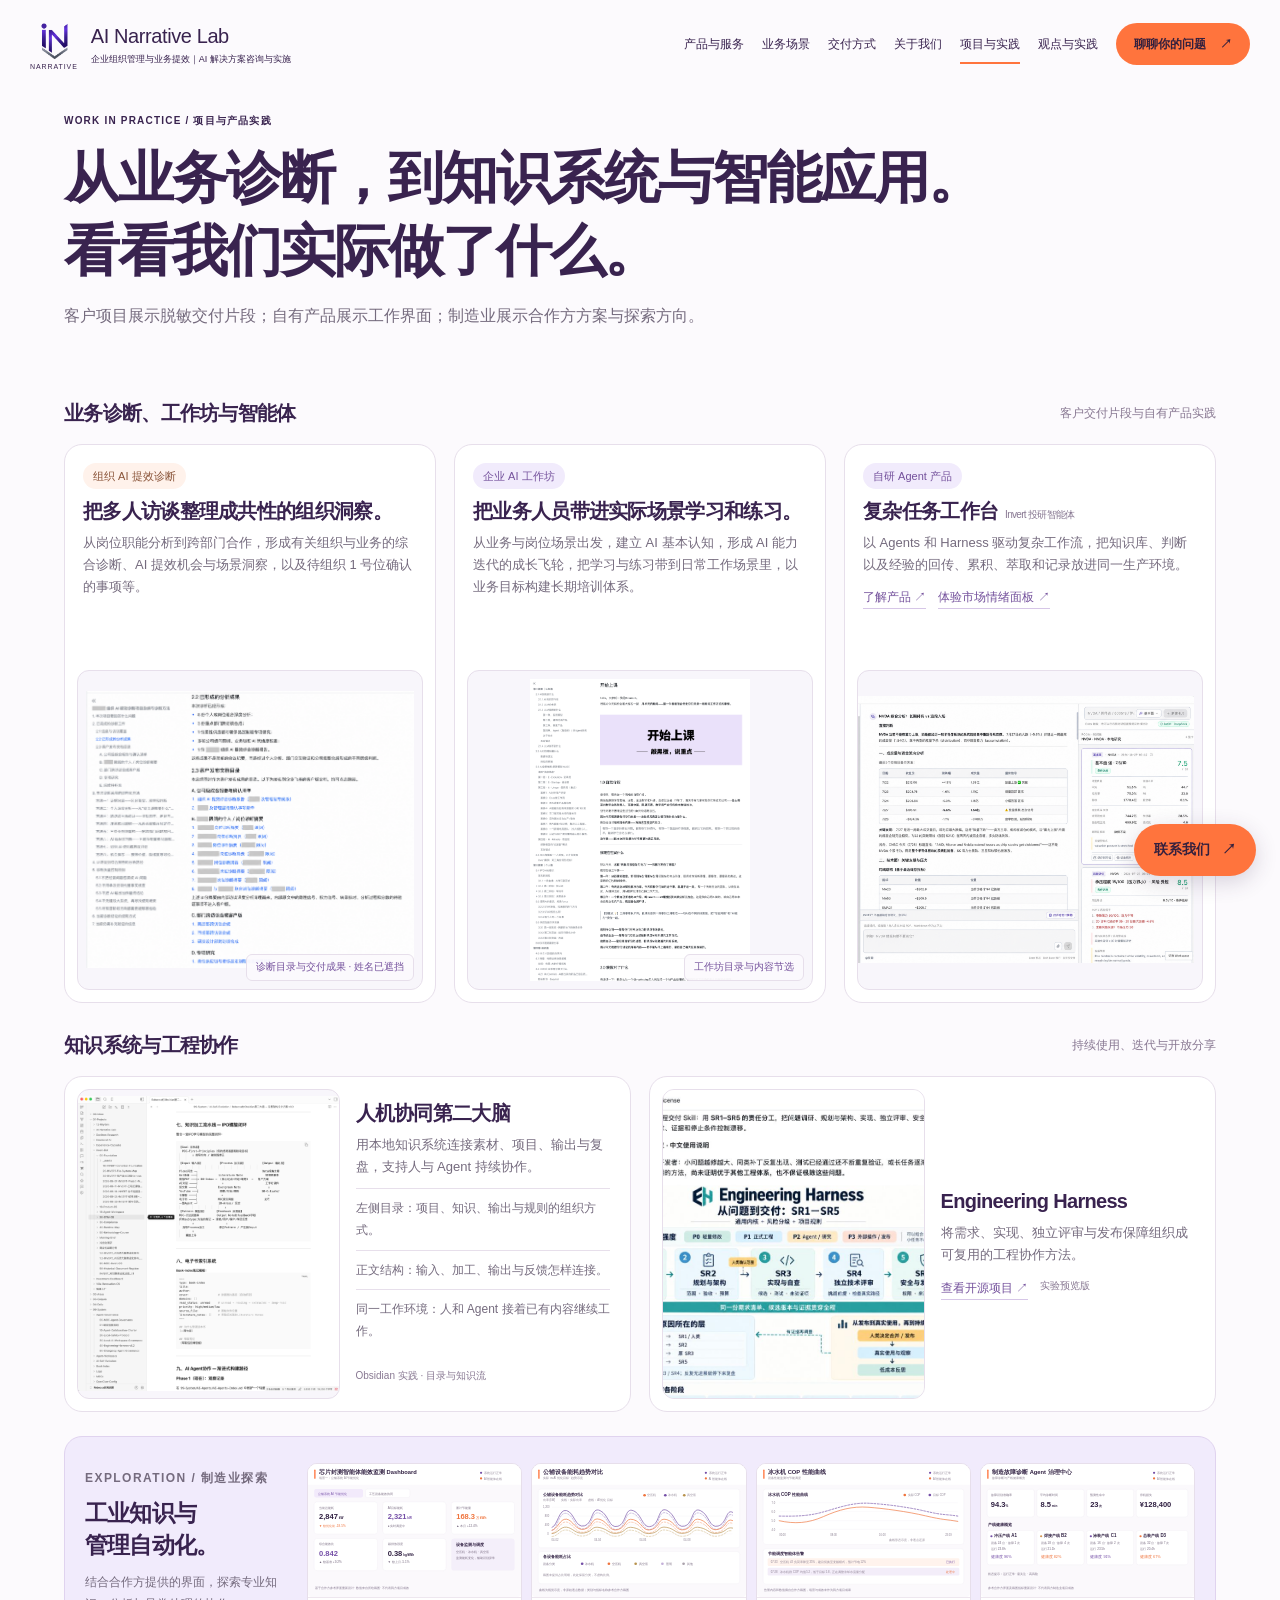
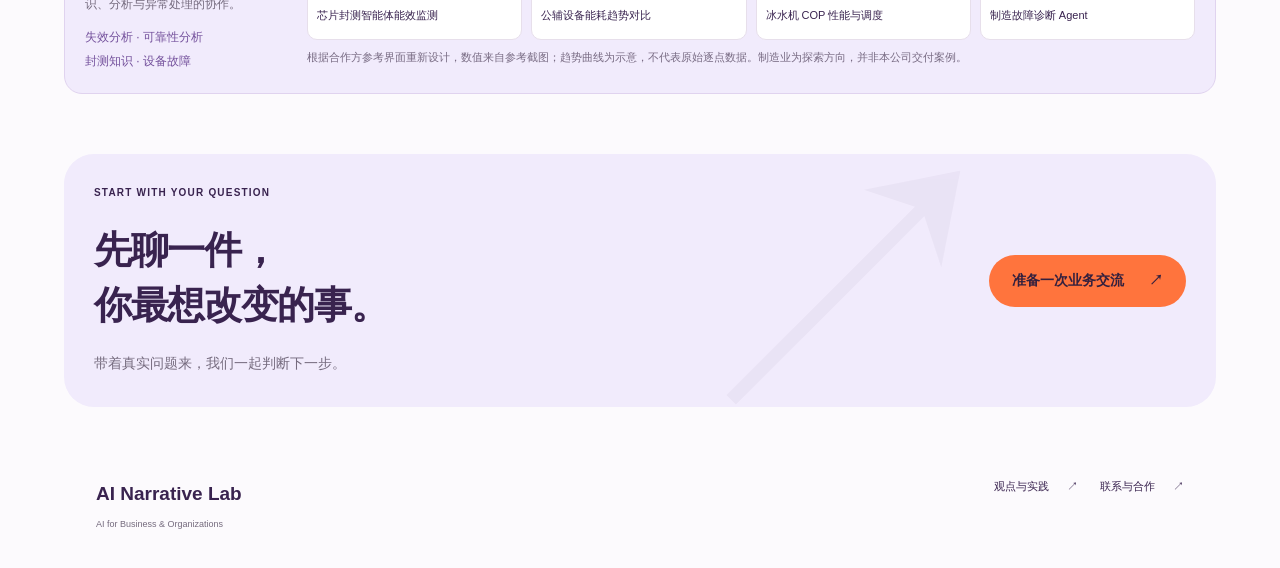
<file: projects.html>
<!doctype html><html lang="zh-CN"><head><meta charset="utf-8"><meta name="viewport" content="width=device-width,initial-scale=1"><meta name="description" content="AI Narrative Lab 的客户项目、自有产品实践与制造业探索。"><title>项目与实践 · AI Narrative Lab</title><link rel="stylesheet" href="mockup.css"><link rel="stylesheet" href="projects.css"><script src="site.js" defer></script></head><body data-page="projects"><a href="#main" class="skip">跳到正文</a><header class="site-header"><div class="nav-inner"><a class="brand" href="index.html" aria-label="AI Narrative Lab 首页"><span class="logo-lockup"><img src="assets/narrative-symbol-preview.png" alt="" width="44" height="44"><span>NARRATIVE</span></span><span class="brand-name">AI Narrative Lab<small>企业组织管理与业务提效｜AI 解决方案咨询与实施</small></span></a><button class="menu-toggle" aria-label="打开导航" aria-expanded="false" aria-controls="site-nav"><span></span><span></span></button><nav id="site-nav" aria-label="主导航"><a href="services.html">产品与服务</a><a href="practice.html">业务场景</a><a href="approach.html">交付方式</a><a href="about.html">关于我们</a><a href="projects.html" aria-current="page">项目与实践</a><a href="insights.html">观点与实践</a><a class="button nav-cta" href="about.html#contact">聊聊你的问题<span aria-hidden="true">↗</span></a></nav></div></header><main id="main"><section class="inner-hero"><p class="eyebrow">WORK IN PRACTICE / 项目与产品实践</p><h1>从业务诊断，到知识系统与智能应用。<br>看看我们实际做了什么。</h1><p>客户项目展示脱敏交付片段；自有产品展示工作界面；制造业展示合作方方案与探索方向。</p></section><section class="section projects-content"><div class="section-label"><h2>业务诊断、工作坊与智能体</h2><p>客户交付片段与自有产品实践</p></div><section class="practice-row">
<article class="case"><div class="case-caption"><span class="pill">组织 AI 提效诊断</span><h3>把多人访谈整理成共性的组织洞察。</h3><p>从岗位职能分析到跨部门合作，形成有关组织与业务的综合诊断、AI 提效机会与场景洞察，以及待组织 1 号位确认的事项等。</p></div><figure class="client-visual"><img src="assets/cases/diagnosis-redacted.png" alt="已遮挡客户名与人员姓名、保留柔性供应链研究的诊断交付目录"><span class="image-note">诊断目录与交付成果 · 姓名已遮挡</span></figure></article>
<article class="case"><div class="case-caption"><span class="pill purple">企业 AI 工作坊</span><h3>把业务人员带进实际场景学习和练习。</h3><p>从业务与岗位场景出发，建立 AI 基本认知，形成 AI 能力迭代的成长飞轮，把学习与练习带到日常工作场景里，以业务目标构建长期培训体系。</p></div><figure class="client-visual workshop"><img src="assets/cases/workshop.png" alt="企业 AI 工作坊的课程目录与内容节选"><span class="image-note">工作坊目录与内容节选</span></figure></article>
<article class="product invert"><div class="visual"><img src="assets/cases/invert-redacted.png" alt="已遮挡历史会话的 INVERT 工作台研究与分析卡片界面"></div><div class="product-text"><h3>复杂任务工作台<span class="mini-status">Invert 投研智能体</span></h3><p>以 Agents 和 Harness 驱动复杂工作流，把知识库、判断以及经验的回传、累积、萃取和记录放进同一生产环境。</p><div class="links"><a href="https://invertagent.com/products/" target="_blank" rel="noopener">了解产品 ↗</a><a href="https://dreamybecca-coder.github.io/market-sentiment-dashboard/" target="_blank" rel="noopener">体验市场情绪面板 ↗</a></div></div></article></section><div class="section-label"><h2>知识系统与工程协作</h2><p>持续使用、迭代与开放分享</p></div><section class="system-row"><article class="product brain brain-feature"><div class="visual"><img src="assets/cases/obsidian-directory.png" alt="Obsidian 左侧目录与知识加工闭环"></div><div class="product-text"><h3>人机协同第二大脑</h3><p>用本地知识系统连接素材、项目、输出与复盘，支持人与 Agent 持续协作。</p><ul class="brain-points"><li>左侧目录：项目、知识、输出与规则的组织方式。</li><li>正文结构：输入、加工、输出与反馈怎样连接。</li><li>同一工作环境：人和 Agent 接着已有内容继续工作。</li></ul><span class="note">Obsidian 实践 · 目录与知识流</span></div></article><article class="product harness"><div class="visual"><img src="assets/cases/harness.jpg" alt="公开的 Engineering Harness GitHub 项目页面"></div><div class="product-text"><h3>Engineering Harness</h3><p>将需求、实现、独立评审与发布保障组织成可复用的工程协作方法。</p><div class="links"><a href="https://github.com/dreamybecca-coder/engineering-harness" target="_blank" rel="noopener">查看开源项目 ↗</a><span class="note">实验预览版</span></div></div></article></section><section class="explore"><div><p class="eyebrow">EXPLORATION / 制造业探索</p><h2>工业知识与<br>管理自动化。</h2><p>结合合作方提供的界面，探索专业知识、分析与异常处理的协作。</p><div class="tags">失效分析 · 可靠性分析<br>封测知识 · 设备故障</div></div><div class="factory-wall"><figure><a href="assets/cases/factory-energy.svg" target="_blank" rel="noopener" aria-label="查看大图：芯片封测智能体能效监测"><img src="assets/cases/factory-energy.svg" alt="重新设计的芯片封测智能体能效监测界面，指标参考合作方截图"></a><figcaption>芯片封测智能体能效监测</figcaption></figure><figure><a href="assets/cases/factory-trends.svg" target="_blank" rel="noopener" aria-label="查看大图：公辅设备能耗趋势对比"><img src="assets/cases/factory-trends.svg" alt="重新设计的公辅设备能耗趋势界面，曲线为示意"></a><figcaption>公辅设备能耗趋势对比</figcaption></figure><figure><a href="assets/cases/factory-cop.svg" target="_blank" rel="noopener" aria-label="查看大图：冰水机 COP 性能与调度"><img src="assets/cases/factory-cop.svg" alt="重新设计的冰水机性能及调度告警界面，曲线为示意"></a><figcaption>冰水机 COP 性能与调度</figcaption></figure><figure><a href="assets/cases/factory-diagnosis.svg" target="_blank" rel="noopener" aria-label="查看大图：制造故障诊断 Agent"><img src="assets/cases/factory-diagnosis.svg" alt="重新设计的制造故障诊断及产线健康界面，指标参考合作方截图"></a><figcaption>制造故障诊断 Agent</figcaption></figure><div class="factory-note">根据合作方参考界面重新设计，数值来自参考截图；趋势曲线为示意，不代表原始逐点数据。制造业为探索方向，并非本公司交付案例。</div></div></section>
</section><section class="closing"><div><p class="eyebrow">START WITH YOUR QUESTION</p><h2>先聊一件，<br>你最想改变的事。</h2><p>带着真实问题来，我们一起判断下一步。</p></div><a class="button" href="about.html#contact">准备一次业务交流<span aria-hidden="true">↗</span></a><span class="closing-mark" aria-hidden="true">↗</span></section></main><footer><div><a class="footer-brand" href="index.html">AI Narrative Lab</a><p>AI for Business & Organizations</p></div><div class="footer-links"><a class="text-link" href="insights.html">观点与实践<span aria-hidden="true">↗</span></a><a class="text-link" href="about.html#contact">联系与合作<span aria-hidden="true">↗</span></a></div></footer><a class="floating-contact" href="about.html#contact">联系我们 <span aria-hidden="true">↗</span></a><button class="to-top" aria-label="回到顶部" hidden>↑</button></body></html>
</file>
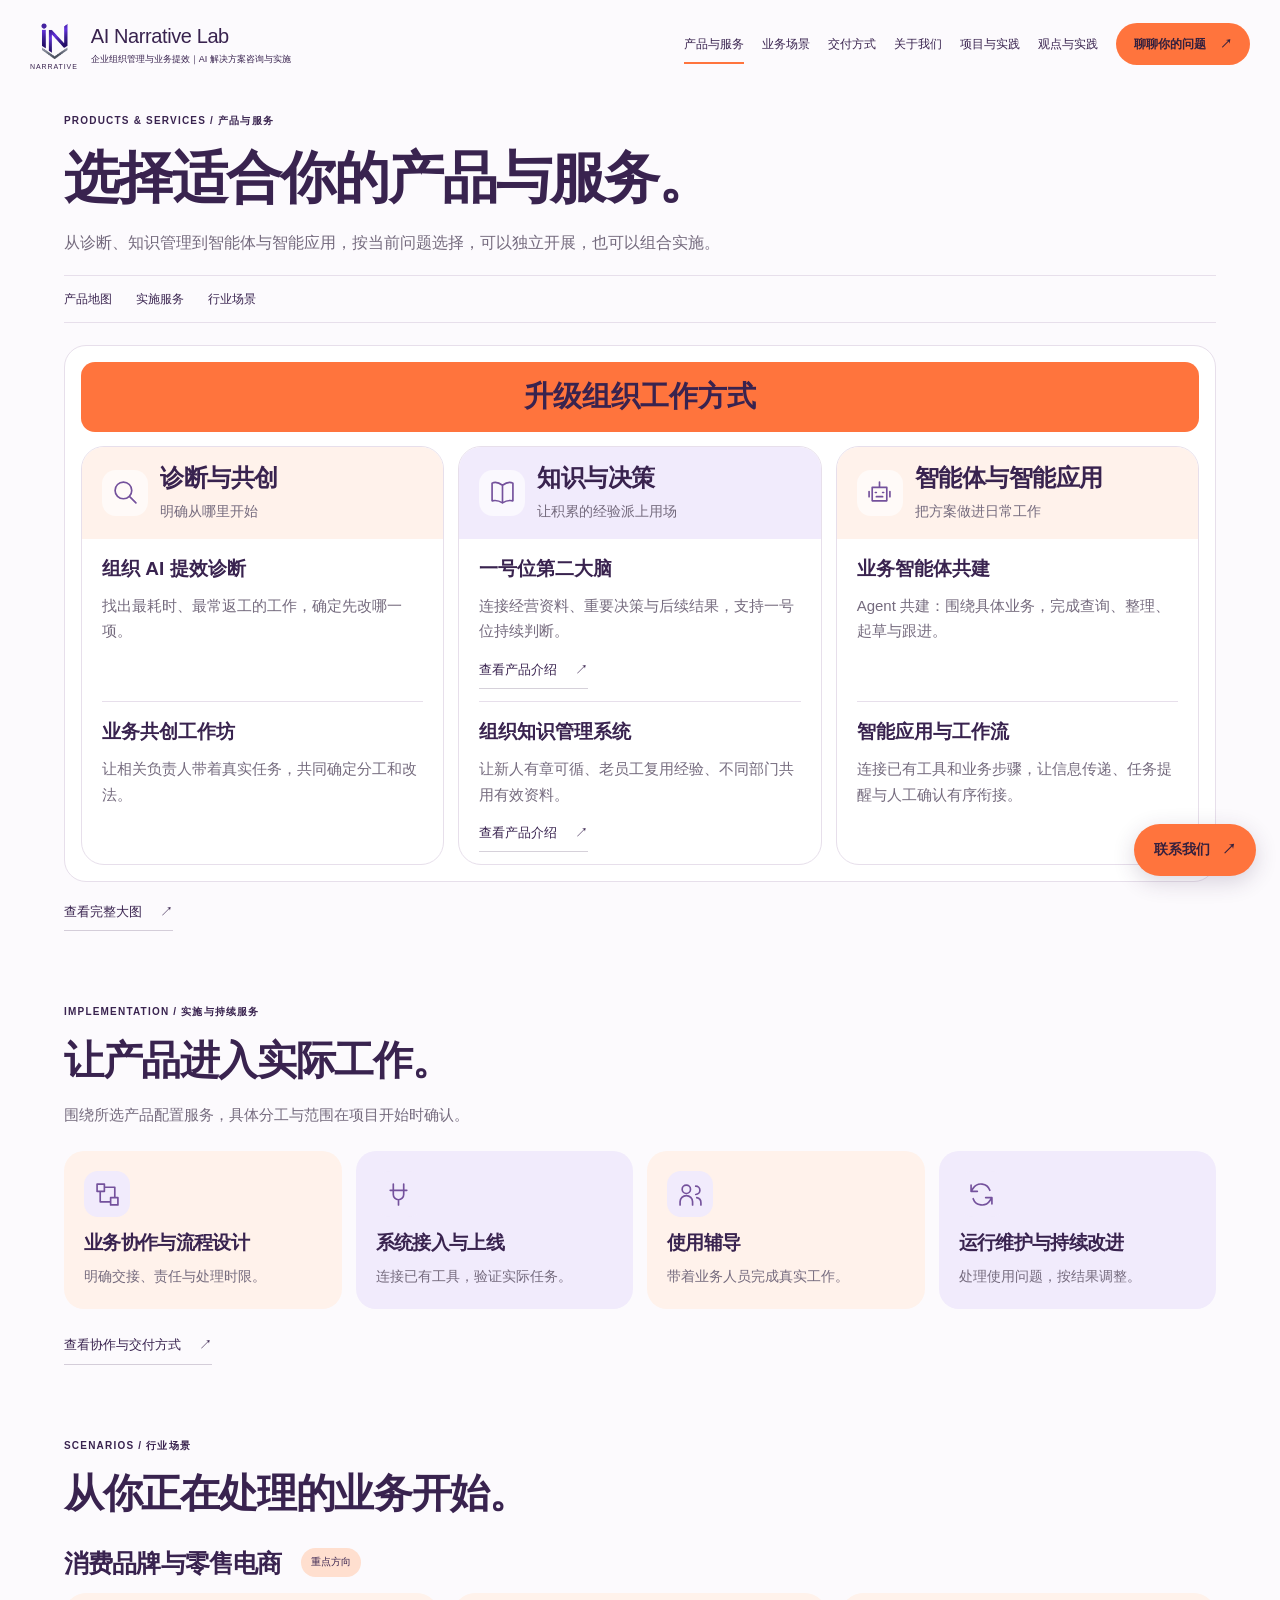
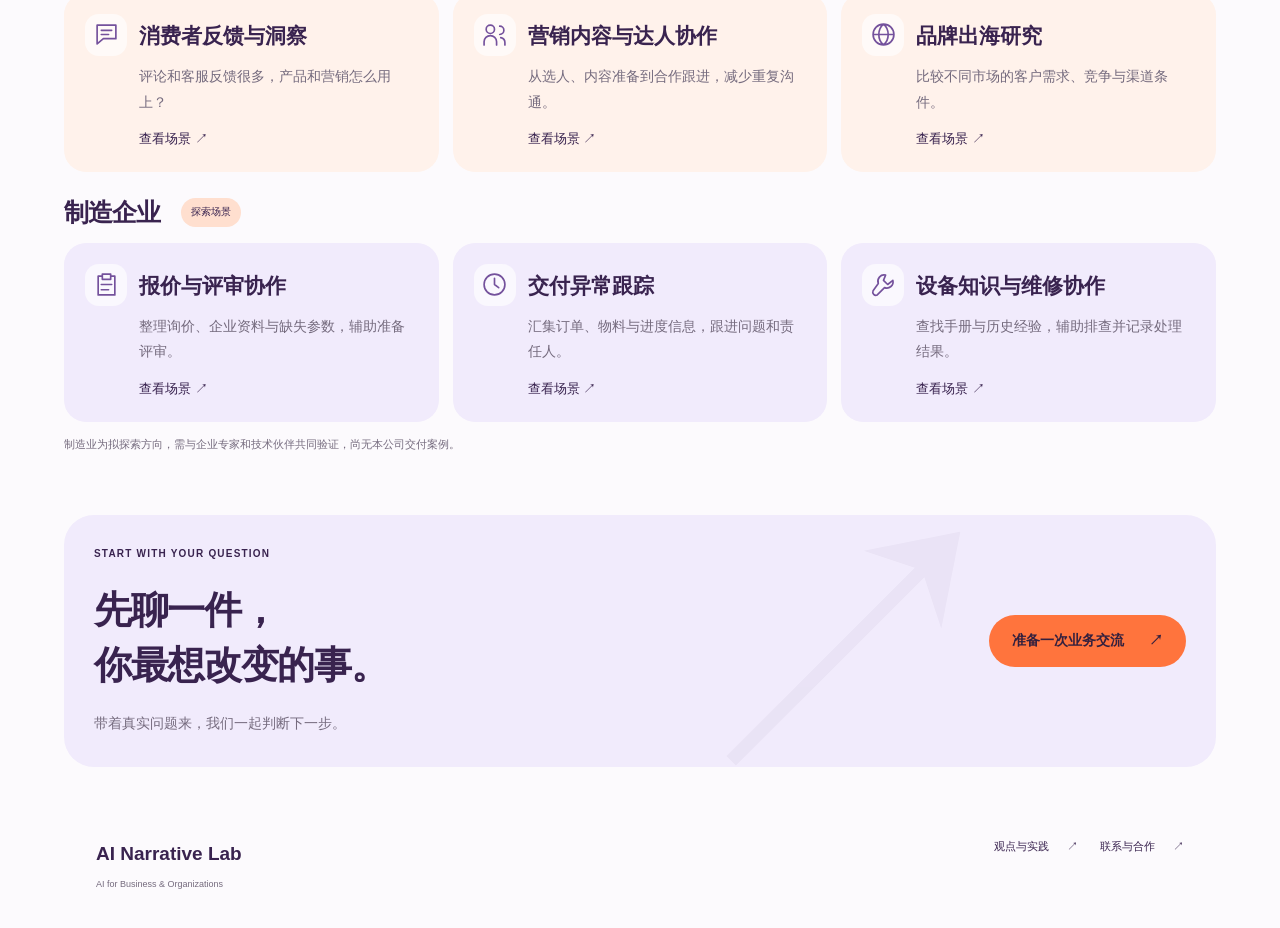
<file: services.html>
<!doctype html><html lang="zh-CN"><head><meta charset="utf-8"><meta name="viewport" content="width=device-width,initial-scale=1"><meta name="description" content="从前期判断、共同建设，到上线交接与持续改进，我们按实际需要组合服务。每段合作都会说明做什么、留下什么，以及需要谁参与。"><meta name="theme-color" content="#FCFAFD"><title>服务与合作入口 · AI Narrative Lab</title><link rel="stylesheet" href="mockup.css"><script src="site.js" defer></script></head><body data-page="services"><a href="#main" class="skip">跳到正文</a><header class="site-header"><div class="nav-inner"><a class="brand" href="index.html" aria-label="AI Narrative Lab 首页"><span class="logo-lockup"><img src="assets/narrative-symbol-preview.png" alt="" width="44" height="44"><span>NARRATIVE</span></span><span class="brand-name">AI Narrative Lab<small>企业组织管理与业务提效｜AI 解决方案咨询与实施</small></span></a><button class="menu-toggle" aria-label="打开导航" aria-expanded="false" aria-controls="site-nav"><span></span><span></span></button><nav id="site-nav" aria-label="主导航"><a href="services.html" aria-current="page">产品与服务</a><a href="practice.html">业务场景</a><a href="approach.html">交付方式</a><a href="about.html">关于我们</a><a href="projects.html">项目与实践</a><a href="insights.html">观点与实践</a><a class="button nav-cta" href="about.html#contact">聊聊你的问题<span aria-hidden="true">↗</span></a></nav></div></header><main id="main"><section class="inner-hero"><p class="eyebrow">PRODUCTS &amp; SERVICES / 产品与服务</p><h1>选择适合你的产品与服务。</h1><p>从诊断、知识管理到智能体与智能应用，按当前问题选择，可以独立开展，也可以组合实施。</p></section><nav class="page-nav" aria-label="本页目录"><a href="#products">产品地图</a><a href="#support">实施服务</a><a href="#industries">行业场景</a></nav><section class="section compact-top structure-panel" id="products"><div class="product-map"><div class="map-goal">升级组织工作方式</div><div class="product-columns"><article class="product-family"><div class="family-head"><span class="line-icon" aria-hidden="true"><svg viewBox="0 0 24 24" fill="none" stroke="currentColor" stroke-width="1.6" stroke-linecap="round" stroke-linejoin="round"><path d="M10 18a8 8 0 1 0 0-16 8 8 0 0 0 0 16Zm6-2 6 6"/></svg></span><h3>诊断与共创</h3><p>明确从哪里开始</p></div><div class="product-item"><h4>组织 AI 提效诊断</h4><p>找出最耗时、最常返工的工作，确定先改哪一项。</p></div><div class="product-item"><h4>业务共创工作坊</h4><p>让相关负责人带着真实任务，共同确定分工和改法。</p></div></article><article class="product-family"><div class="family-head"><span class="line-icon" aria-hidden="true"><svg viewBox="0 0 24 24" fill="none" stroke="currentColor" stroke-width="1.6" stroke-linecap="round" stroke-linejoin="round"><path d="M12 5C8 2 4 2 2 3v17c4-1 7 0 10 2m0-17c4-3 8-3 10-2v17c-4-1-7 0-10 2V5Z"/></svg></span><h3>知识与决策</h3><p>让积累的经验派上用场</p></div><div class="product-item"><h4>一号位第二大脑</h4><p>连接经营资料、重要决策与后续结果，支持一号位持续判断。</p><a class="text-link" href="executive.html">查看产品介绍<span aria-hidden="true">↗</span></a></div><div class="product-item"><h4>组织知识管理系统</h4><p>让新人有章可循、老员工复用经验、不同部门共用有效资料。</p><a class="text-link" href="knowledge.html">查看产品介绍<span aria-hidden="true">↗</span></a></div></article><article class="product-family"><div class="family-head"><span class="line-icon" aria-hidden="true"><svg viewBox="0 0 24 24" fill="none" stroke="currentColor" stroke-width="1.6" stroke-linecap="round" stroke-linejoin="round"><path d="M5 7h14v13H5V7Zm7-5v5M2 11v5m20-5v5M8 12h1m6 0h1m-7 4h6"/></svg></span><h3>智能体与智能应用</h3><p>把方案做进日常工作</p></div><div class="product-item"><h4>业务智能体共建</h4><p>Agent 共建：围绕具体业务，完成查询、整理、起草与跟进。</p></div><div class="product-item"><h4>智能应用与工作流</h4><p>连接已有工具和业务步骤，让信息传递、任务提醒与人工确认有序衔接。</p></div></article></div></div><div class="map-actions"><a class="text-link" href="assets/product-map.svg">查看完整大图<span aria-hidden="true">↗</span></a></div></section><section class="section" id="support"><div class="section-head"><p class="eyebrow">IMPLEMENTATION / 实施与持续服务</p><h2>让产品进入实际工作。</h2><p>围绕所选产品配置服务，具体分工与范围在项目开始时确认。</p></div><div class="support-grid"><article><span class="line-icon" aria-hidden="true"><svg viewBox="0 0 24 24" fill="none" stroke="currentColor" stroke-width="1.6" stroke-linecap="round" stroke-linejoin="round"><path d="M2 2h7v7H2V2Zm13 13h7v7h-7v-7ZM9 5h10v10M5 9v10h10"/></svg></span><h3>业务协作与流程设计</h3><p>明确交接、责任与处理时限。</p></article><article><span class="line-icon" aria-hidden="true"><svg viewBox="0 0 24 24" fill="none" stroke="currentColor" stroke-width="1.6" stroke-linecap="round" stroke-linejoin="round"><path d="M7 2v6m10-6v6M4 8h16m-13 0v4a5 5 0 0 0 10 0V8m-5 9v5"/></svg></span><h3>系统接入与上线</h3><p>连接已有工具，验证实际任务。</p></article><article><span class="line-icon" aria-hidden="true"><svg viewBox="0 0 24 24" fill="none" stroke="currentColor" stroke-width="1.6" stroke-linecap="round" stroke-linejoin="round"><path d="M8 11a4 4 0 1 0 0-8 4 4 0 0 0 0 8Zm-6 11v-3a6 6 0 0 1 12 0v3m3-18a4 4 0 0 1 0 8m1 3a5 5 0 0 1 4 5v2"/></svg></span><h3>使用辅导</h3><p>带着业务人员完成真实工作。</p></article><article><span class="line-icon" aria-hidden="true"><svg viewBox="0 0 24 24" fill="none" stroke="currentColor" stroke-width="1.6" stroke-linecap="round" stroke-linejoin="round"><path d="M20 8a9 9 0 0 0-16-2L2 9m0-6v6h6m-4 7a9 9 0 0 0 16 2l2-3m0 6v-6h-6"/></svg></span><h3>运行维护与持续改进</h3><p>处理使用问题，按结果调整。</p></article></div><a class="text-link" href="approach.html">查看协作与交付方式<span aria-hidden="true">↗</span></a></section><section class="section" id="industries"><div class="section-head"><p class="eyebrow">SCENARIOS / 行业场景</p><h2>从你正在处理的业务开始。</h2></div><div class="industry-groups"><div class="industry-group"><div class="industry-title"><h3>消费品牌与零售电商</h3><span class="pill">重点方向</span></div><div class="scenario-tiles"><a class="scenario-tile" href="practice.html#research-judgement"><span class="line-icon" aria-hidden="true"><svg viewBox="0 0 24 24" fill="none" stroke="currentColor" stroke-width="1.6" stroke-linecap="round" stroke-linejoin="round"><path d="M3 3h18v13H9l-6 5V3Zm4 5h10M7 12h7"/></svg></span><h4>消费者反馈与洞察</h4><p>评论和客服反馈很多，产品和营销怎么用上？</p><span class="tile-action">查看场景 ↗</span></a><a class="scenario-tile" href="practice.html#product-judgement"><span class="line-icon" aria-hidden="true"><svg viewBox="0 0 24 24" fill="none" stroke="currentColor" stroke-width="1.6" stroke-linecap="round" stroke-linejoin="round"><path d="M8 11a4 4 0 1 0 0-8 4 4 0 0 0 0 8Zm-6 11v-3a6 6 0 0 1 12 0v3m3-18a4 4 0 0 1 0 8m1 3a5 5 0 0 1 4 5v2"/></svg></span><h4>营销内容与达人协作</h4><p>从选人、内容准备到合作跟进，减少重复沟通。</p><span class="tile-action">查看场景 ↗</span></a><a class="scenario-tile" href="practice.html#overseas"><span class="line-icon" aria-hidden="true"><svg viewBox="0 0 24 24" fill="none" stroke="currentColor" stroke-width="1.6" stroke-linecap="round" stroke-linejoin="round"><path d="M12 22a10 10 0 1 0 0-20 10 10 0 0 0 0 20ZM2 12h20M12 2c-6 5-6 15 0 20 6-5 6-15 0-20Z"/></svg></span><h4>品牌出海研究</h4><p>比较不同市场的客户需求、竞争与渠道条件。</p><span class="tile-action">查看场景 ↗</span></a></div></div><div class="industry-group"><div class="industry-title"><h3>制造企业</h3><span class="pill">探索场景</span></div><div class="scenario-tiles"><a class="scenario-tile" href="practice.html#factory-quote"><span class="line-icon" aria-hidden="true"><svg viewBox="0 0 24 24" fill="none" stroke="currentColor" stroke-width="1.6" stroke-linecap="round" stroke-linejoin="round"><path d="M8 4H4v18h16V4h-4M8 2h8v5H8V2Zm-1 10h10M7 17h7"/></svg></span><h4>报价与评审协作</h4><p>整理询价、企业资料与缺失参数，辅助准备评审。</p><span class="tile-action">查看场景 ↗</span></a><a class="scenario-tile" href="practice.html#factory-delivery"><span class="line-icon" aria-hidden="true"><svg viewBox="0 0 24 24" fill="none" stroke="currentColor" stroke-width="1.6" stroke-linecap="round" stroke-linejoin="round"><path d="M12 22a10 10 0 1 0 0-20 10 10 0 0 0 0 20Zm0-16v6l4 3"/></svg></span><h4>交付异常跟踪</h4><p>汇集订单、物料与进度信息，跟进问题和责任人。</p><span class="tile-action">查看场景 ↗</span></a><a class="scenario-tile" href="practice.html#factory-knowledge"><span class="line-icon" aria-hidden="true"><svg viewBox="0 0 24 24" fill="none" stroke="currentColor" stroke-width="1.6" stroke-linecap="round" stroke-linejoin="round"><path d="M14 3a6 6 0 0 0-7 8L2 18a3 3 0 0 0 4 4l7-7a6 6 0 0 0 8-7l-5 4-4-4 2-5Z"/></svg></span><h4>设备知识与维修协作</h4><p>查找手册与历史经验，辅助排查并记录处理结果。</p><span class="tile-action">查看场景 ↗</span></a></div><p class="section-caption">制造业为拟探索方向，需与企业专家和技术伙伴共同验证，尚无本公司交付案例。</p></div></div></section><section class="closing"><div><p class="eyebrow">START WITH YOUR QUESTION</p><h2>先聊一件，<br>你最想改变的事。</h2><p>带着真实问题来，我们一起判断下一步。</p></div><a class="button" href="about.html#contact">准备一次业务交流<span aria-hidden="true">↗</span></a><span class="closing-mark" aria-hidden="true">↗</span></section></main><footer><div><a class="footer-brand" href="index.html">AI Narrative Lab</a><p>AI for Business & Organizations</p></div><div class="footer-links"><a class="text-link" href="insights.html">观点与实践<span aria-hidden="true">↗</span></a><a class="text-link" href="about.html#contact">联系与合作<span aria-hidden="true">↗</span></a></div></footer><a class="floating-contact" href="about.html#contact">联系我们 <span aria-hidden="true">↗</span></a><button class="to-top" aria-label="回到顶部" hidden>↑</button></body></html>
</file>
<file: mockup.css>
:root{--bg:#fcfafd;--orange:#ff743d;--peach:#fff2eb;--ink:#39234f;--lavender:#f1ebfc;--muted:#756b7e;--line:#e7dfeb;--white:#fff}*{box-sizing:border-box}html{scroll-behavior:smooth;scroll-padding-top:112px}body{margin:0;background:var(--bg);color:var(--ink);font:15px/1.85 -apple-system,BlinkMacSystemFont,"Segoe UI","PingFang SC","Microsoft YaHei",sans-serif}a{color:inherit;text-decoration:none}button{font:inherit;color:inherit;cursor:pointer}button,a,summary{-webkit-tap-highlight-color:transparent}button{border:0}button:focus-visible,a:focus-visible,summary:focus-visible,[tabindex]:focus-visible{outline:3px solid #7952a1;outline-offset:5px}h1,h2,h3,p{margin:0}h1,h2,h3{font-weight:600;letter-spacing:-.035em;line-height:1.45}img{max-width:100%}[hidden]{display:none!important}.skip{position:fixed;left:20px;top:-100px;background:white;padding:15px;z-index:50}.skip:focus{top:10px}.site-header{position:sticky;top:0;z-index:20;background:#fcfafdeF;backdrop-filter:blur(16px);transition:box-shadow .2s}.site-header.scrolled{box-shadow:0 1px 14px #39234f0b}.nav-inner{max-width:1440px;margin:auto;padding:18px 44px;display:flex;align-items:center;justify-content:space-between;gap:24px}.brand{display:flex;align-items:center;gap:13px;flex-shrink:0}.logo-lockup{display:flex;align-items:center;flex-direction:column;line-height:1}.logo-lockup img{width:44px;height:44px;object-fit:contain}.logo-lockup>span{font-size:7px;letter-spacing:.13em;margin-top:1px}.brand-name{font-size:19px;font-weight:650;letter-spacing:-.04em;line-height:1.4}.brand-name small{display:block;font-size:9px;font-weight:400;letter-spacing:.06em;margin-top:3px}#site-nav{display:flex;align-items:center;gap:24px;font-size:12px}#site-nav>a:not(.button){position:relative;padding:9px 0}#site-nav>a:not(.button):after{content:"";position:absolute;height:2px;background:var(--orange);bottom:0;left:0;right:100%;transition:right .2s}#site-nav>a:hover:after,#site-nav>a[aria-current]:after{right:0}.button{display:inline-flex;align-items:center;justify-content:center;gap:25px;min-height:50px;padding:13px 23px;background:var(--orange);border-radius:100px;color:#34203e;font-size:14px;font-weight:600;transition:transform .2s,background .2s,box-shadow .2s}.button:hover{transform:translateY(-2px);background:#ff8858;box-shadow:0 6px 18px #ff743d29}.button.nav-cta{min-height:42px;font-size:12px;padding:10px 18px;gap:14px}.button.small{min-height:44px;font-size:12px;padding:10px 20px}.text-link{display:inline-flex;gap:18px;align-items:center;font-size:13px;font-weight:500;padding:6px 0;border-bottom:1px solid #39234f35}.text-link span{transition:transform .2s}.text-link:hover span{transform:translate(2px,-2px)}.menu-toggle{display:none}main{max-width:1440px;margin:auto}.section{padding:85px 7.5%}.section-head{margin-bottom:30px}.eyebrow{font-size:10px;letter-spacing:.12em;font-weight:600;margin-bottom:20px}.section-head h2{font-size:clamp(29px,3.1vw,44px);max-width:850px}.section-head>p:last-child:not(.eyebrow){font-size:15px;color:var(--muted);max-width:700px;margin-top:18px}.home-hero{display:grid;grid-template-columns:1.03fr 1fr;gap:6%;padding:58px 6.5% 72px;min-height:660px;align-items:center}.home-hero h1{font-size:clamp(39px,4.5vw,63px);line-height:1.42;letter-spacing:-.045em}.hero-copy>.eyebrow{font-size:9px;letter-spacing:.1em;display:flex;align-items:center;gap:9px}.status-dot{width:6px;height:6px;display:inline-block;border-radius:50%;background:var(--orange)}.accent-word{position:relative;isolation:isolate;white-space:nowrap}.accent-word:after{content:"";position:absolute;bottom:6px;left:-2px;right:4px;height:17px;background:var(--orange);z-index:-1;transform:rotate(-3deg)}.lead{max-width:460px;font-size:16px;color:var(--muted);margin-top:28px}.hero-actions{display:flex;align-items:center;flex-wrap:wrap;gap:25px;margin-top:28px}.hero-principles{display:flex;gap:22px;color:var(--muted);font-size:10px;margin-top:28px}.hero-principles span+span:before{content:"·";margin-right:22px}.demo-wrap{position:relative;padding:20px 0;isolation:isolate}.orbit{position:absolute;z-index:-1;border-radius:50%}.orbit.orange{width:210px;height:210px;background:var(--orange);top:-5px;right:-22px}.orbit.purple{width:290px;height:290px;background:#eee4fb;bottom:-15px;left:-30px}.work-demo{background:white;padding:24px 26px 16px;border-radius:26px;box-shadow:0 20px 70px #39234f0d;transform:rotate(1deg);border:1px solid #ffffffa0}.demo-top{display:flex;align-items:center;justify-content:space-between;font-size:11px}.demo-top .status-dot{margin-right:8px}.demo-icon{font-size:28px;color:var(--orange);line-height:1}.tab-list{display:flex;gap:6px;padding:7px;background:var(--lavender);border-radius:17px;margin-bottom:24px}.tab-list button{flex:1;display:flex;align-items:center;justify-content:center;gap:12px;background:transparent;border-radius:11px;min-height:56px;padding:15px 10px;font-size:13px;transition:background .2s,box-shadow .2s}.tab-list button:hover{background:#ffffff80}.tab-list button[aria-selected=true]{background:white;box-shadow:0 3px 9px #39234f08;font-weight:600}.tab-index{font-size:10px;opacity:.5}.tab-panel:not([hidden]){animation:panel-in .24s ease-out}@keyframes panel-in{from{opacity:.6;transform:translateY(5px)}to{opacity:1;transform:none}}.work-demo .tab-list{margin-top:22px;margin-bottom:22px;padding:4px;border-radius:100px;background:#f8f5fa}.work-demo .tab-list button{font-size:11px;min-height:36px;padding:7px 6px;border-radius:100px}.work-demo .tab-index{display:none}.work-demo .tab-list button[aria-selected=true]{background:var(--peach);color:#71391f;box-shadow:none}.question-label{font-size:10px;color:var(--muted);margin-bottom:7px}.question-bubble{background:var(--peach);padding:15px 17px;border-radius:14px 14px 2px 14px;font-size:15px}.thread-line{color:#b7a5c9;text-align:center;height:32px;line-height:32px}.thinking-card{background:var(--lavender);padding:20px;border-radius:15px}.tiny-label{font-size:10px;letter-spacing:.06em;color:var(--muted)}.thinking-card h3{font-size:22px;line-height:1.5;margin:10px 0}.thinking-card>p{font-size:12px;color:#746383}.chips{display:flex;gap:5px;flex-wrap:wrap;margin-top:17px}.chips span{font-size:9px;background:#ffffffb0;padding:3px 7px;border-radius:6px}.example-content>.text-link{font-size:11px;margin-top:14px}.demo-caption{font-size:9px;color:#8c8195;text-align:right;margin-top:13px}.story-preview{display:grid;grid-template-columns:1.3fr 1fr;gap:10%;align-items:center;background:var(--peach);border-radius:30px;margin:28px;padding:58px 6.1%}.story-preview h2{font-size:34px}.story-notes>div{padding:20px 25px;background:white;border-radius:15px;transform:rotate(-2deg)}.story-notes>div+div{margin-top:14px;background:var(--lavender);transform:rotate(1deg)}.story-notes span{font-size:10px;color:var(--muted)}.story-notes p{font-size:18px;margin-top:8px}.story-notes small{display:block;font-size:9px;text-align:right;margin-top:12px;color:var(--muted)}.journey-panel{display:grid;grid-template-columns:1.05fr 1fr;gap:9%;padding:40px 46px;background:#fff5ef;border:1px solid #ffe9dc;border-radius:24px;min-height:348px;align-items:center}.pill{font-size:10px;background:#ffdfcf;padding:5px 10px;border-radius:30px;display:inline-block}.journey-panel h3{font-size:31px;margin:16px 0}.journey-panel>div>p{font-size:14px;color:var(--muted);margin-bottom:22px}.deliverable{padding:24px;background:white;border-radius:17px}.deliverable>.eyebrow{font-size:9px;color:var(--muted);margin-bottom:18px}.artifact-row{display:flex;align-items:center;gap:13px;margin:12px 0;font-size:13px}.artifact-icon{width:34px;height:34px;display:grid;place-items:center;background:var(--lavender);border-radius:9px;font-size:19px}.artifact-check{margin-left:auto;font-size:12px;color:#8d719f}.footnote{font-size:11px!important;color:var(--muted);line-height:1.8;margin-top:16px!important}.deliverable>.footnote{margin-bottom:0}.section-caption{font-size:11px;color:var(--muted);margin-top:20px}.role-strip{display:grid;grid-template-columns:repeat(3,1fr);gap:35px}.role-strip>div{border-top:1px solid #dcd2e5;padding-top:20px}.role-number{font-size:10px;color:#9a82b1}.role-strip h3{font-size:19px;margin:13px 0}.role-strip p{font-size:14px;color:var(--muted)}.collaboration-preview{background:#f8f5fc}.collaboration-preview>.text-link{margin-top:32px}.founder-preview{display:grid;grid-template-columns:.65fr 1.5fr;align-items:center;gap:11%}.founder-monogram{position:relative;background:var(--lavender);border-radius:90px 90px 22px 22px;min-height:280px;display:flex;align-items:center;justify-content:center;font-size:130px;color:#74519c;font-weight:500;isolation:isolate;overflow:hidden;font-family:Georgia,serif}.founder-monogram:before{content:"";width:90px;height:90px;position:absolute;right:-15px;top:20px;background:var(--orange);border-radius:50%;z-index:-1}.founder-monogram>span{position:absolute;bottom:22px;font-family:-apple-system,sans-serif;font-size:11px;font-weight:400;letter-spacing:.1em}.closing{background:var(--lavender);margin:28px;border-radius:30px;padding:55px 6.1%;display:flex;align-items:center;justify-content:space-between;position:relative;overflow:hidden;isolation:isolate;gap:25px}.closing h2{font-size:38px}.closing p:not(.eyebrow){font-size:14px;color:var(--muted);margin-top:18px}.closing-mark{position:absolute;font-size:360px;right:190px;top:-40px;line-height:1;z-index:-1;opacity:.035}.closing>.button{flex-shrink:0}footer{max-width:1440px;margin:auto;padding:45px 7.5% 35px;display:flex;justify-content:space-between;align-items:flex-start;gap:30px}.footer-brand{font-size:19px;font-weight:600}footer p{font-size:9px;color:var(--muted);margin-top:5px}.footer-links{display:flex;gap:22px;flex-wrap:wrap;justify-content:flex-end;max-width:430px}.footer-links .text-link{font-size:11px;border:0;padding:0}.draft-status{font-size:9px;color:var(--muted);width:100%;text-align:right}.to-top{position:fixed;right:22px;bottom:22px;border-radius:50%;width:44px;height:44px;background:var(--ink);color:white;box-shadow:0 6px 20px #39234f20;z-index:10}.inner-hero{padding:70px 7.5% 58px;max-width:1100px}.inner-hero h1{font-size:clamp(36px,4.4vw,60px);line-height:1.4}.inner-hero>p:last-child{margin-top:24px;color:var(--muted);font-size:16px;max-width:720px}.compact-top{padding-top:10px}.page-nav{display:flex;gap:25px;margin:0 7.5%;padding:20px 0;border-top:1px solid var(--line);border-bottom:1px solid var(--line);font-size:12px;flex-wrap:wrap}.page-nav a:hover{color:#a04420}.service-group{display:grid;grid-template-columns:.8fr 1.3fr;gap:8%;border-bottom:1px solid var(--line)}.service-group h2{font-size:31px}.disclosure{border-bottom:1px solid var(--line);scroll-margin-top:110px}.disclosure summary{list-style:none;display:flex;justify-content:space-between;align-items:center;gap:25px;padding:25px 0;cursor:pointer;font-size:18px;font-weight:500;line-height:1.5}.disclosure summary::-webkit-details-marker,.case-details summary::-webkit-details-marker{display:none}.disclosure summary:hover{color:#a04b2a}.plus{font-size:23px;font-weight:300;transition:transform .2s;flex-shrink:0}.disclosure[open] .plus{transform:rotate(45deg)}.disclosure-body{padding-bottom:30px;animation:panel-in .2s ease-out}.detail-intro{color:var(--muted);font-size:14px;margin:0 0 24px}.detail-grid{display:grid;grid-template-columns:repeat(auto-fit,minmax(210px,1fr));gap:25px}.detail-grid h3{font-size:14px;margin-bottom:12px}.detail-grid ul,.plain-list{margin:10px 0;padding-left:19px;color:var(--muted);font-size:13px}.detail-grid li,.plain-list li{margin:8px 0}.body-copy{font-size:14px;color:var(--muted);margin:16px 0}.detail-rows>div{display:grid;grid-template-columns:1fr 2.5fr;gap:25px;padding:15px 0}.detail-rows h3{font-size:14px}.detail-rows p{font-size:13px;color:var(--muted)}.supplementary{max-width:1200px;margin:auto}.supplementary h2{font-size:31px}.case-panel{padding:45px;background:var(--peach);border-radius:25px}.case-panel h2{font-size:34px;max-width:800px}.case-intro{font-size:15px;color:var(--muted);margin-top:20px;max-width:850px}.case-details{margin-top:28px;border-top:1px solid #e8d9d3}.case-details summary{list-style:none;font-size:13px;cursor:pointer;padding:20px 0;display:flex;justify-content:space-between}.case-details[open]>div{background:white;border-radius:14px;padding:28px;animation:panel-in .2s}.case-details .detail-grid{grid-template-columns:repeat(2,1fr);gap:28px}.stage-panel{display:grid;grid-template-columns:120px 1fr;gap:25px;padding:42px 46px;background:var(--lavender);border-radius:24px;min-height:365px}.stage-big{font-size:72px;line-height:1;color:#b7a1cb;font-weight:300}.stage-panel h3{font-size:28px}.stage-panel p{font-size:14px;color:var(--muted);margin-top:15px}.stage-output{background:white;padding:17px 22px;border-radius:13px;margin-top:22px}.stage-output strong{font-size:11px}.stage-output p{font-size:13px;margin-top:7px}.stage-check{font-size:11px!important}.faq{max-width:1200px;margin:auto;padding-top:20px}.faq .disclosure-body p{font-size:14px;color:var(--muted)}.fde-note{font-size:11px;color:var(--muted);padding:5px 7.5% 45px;max-width:1100px;line-height:1.9}.about-founder{display:grid;grid-template-columns:.6fr 1.4fr;gap:10%;align-items:start;padding-top:10px}.about-founder .founder-monogram{min-height:360px}.about-founder .section-head h2{font-size:32px}.about-detail{padding-top:0;padding-bottom:35px}.contact{background:var(--peach);margin:28px;border-radius:30px;padding:55px 6.1%}.contact-prompts{display:grid;grid-template-columns:repeat(3,1fr);gap:18px}.contact-prompts>div{background:#ffffffb0;padding:24px;border-radius:17px}.contact-prompts span{font-size:10px;color:#b87d61}.contact-prompts h3{font-size:18px;margin:12px 0}.contact-prompts p{font-size:13px;color:var(--muted)}.contact-bottom{display:flex;justify-content:space-between;align-items:center;gap:35px;margin-top:38px}.contact-email{font-size:25px;font-weight:500}.copy-status{font-size:11px;max-width:270px;min-height:40px;margin-top:12px;color:var(--muted)}.copy-fallback{width:100%;min-height:140px;border:1px solid #d8c9e5;border-radius:10px;padding:12px;font:12px/1.8 inherit;margin-top:10px;color:var(--ink);background:white}
@media(min-width:1500px){.home-hero h1{font-size:63px}}
@media(max-width:1100px){.nav-inner{padding:18px 28px}#site-nav{gap:16px}.home-hero{gap:4%;padding:45px 6% 65px}.home-hero h1{font-size:44px}.section{padding:65px 6%}.story-preview{padding:45px 5%}.story-preview h2{font-size:30px}.journey-panel{padding:34px;gap:6%}.section-head h2{font-size:35px}.service-group h2{font-size:28px}.compact-top{padding-top:10px}}
@media(max-width:800px){html{scroll-padding-top:100px}.nav-inner{padding:13px 6%}.brand-name{font-size:18px}.menu-toggle{display:flex;flex-direction:column;gap:6px;align-items:center;justify-content:center;background:var(--lavender);border-radius:50%;width:44px;height:44px}.menu-toggle span{width:17px;height:1px;background:var(--ink);transition:transform .2s}.menu-toggle[aria-expanded=true] span:first-child{transform:translateY(3.5px) rotate(45deg)}.menu-toggle[aria-expanded=true] span:last-child{transform:translateY(-3.5px) rotate(-45deg)}#site-nav{display:none;position:absolute;top:100%;left:0;right:0;padding:20px 6% 28px;background:var(--bg);box-shadow:0 20px 25px #39234f12;font-size:15px;align-items:stretch;gap:15px}#site-nav.is-open{display:flex;flex-direction:column}#site-nav .nav-cta{font-size:14px}#site-nav>a:not(.button){padding:10px}.home-hero{grid-template-columns:1fr;gap:45px;padding:45px 8% 55px;max-width:700px;margin:auto}.home-hero h1{font-size:49px}.lead{font-size:15px;max-width:500px}.demo-wrap{width:100%;max-width:550px;margin:auto}.orbit.orange{right:-12px}.story-preview{grid-template-columns:1fr;gap:30px;margin:18px;padding:40px 7%;border-radius:24px}.story-notes{max-width:500px;width:100%;margin:auto}.tab-list{display:grid;grid-template-columns:1fr 1fr}.work-demo .tab-list,.case-explorer .tab-list{grid-template-columns:repeat(3,1fr)}.journey-panel{grid-template-columns:1fr;gap:30px}.journey-panel h3{font-size:29px}.role-strip{grid-template-columns:1fr;gap:26px}.role-strip h3{margin:8px 0}.founder-preview{grid-template-columns:150px 1fr;gap:35px}.founder-monogram{min-height:210px;font-size:100px;border-radius:65px 65px 18px 18px}.founder-monogram>span{font-size:8px}.founder-monogram:before{width:60px;height:60px}.founder-preview h2{font-size:28px}.closing{margin:18px;padding:40px 7%;align-items:flex-start;flex-direction:column}.closing h2{font-size:34px}.closing-mark{right:20px}.service-group{grid-template-columns:1fr;gap:0}.service-group .section-head{margin-bottom:10px}.inner-hero{padding:45px 6%}.inner-hero h1{font-size:44px}.stage-panel{grid-template-columns:65px 1fr;padding:32px;gap:18px}.stage-big{font-size:50px}.about-founder{grid-template-columns:150px 1fr;gap:30px}.about-founder .founder-monogram{min-height:230px}.detail-rows>div{grid-template-columns:1fr;gap:7px}.contact{margin:18px;padding:40px 7%}.contact-prompts{grid-template-columns:1fr}.contact-prompts>div{padding:20px}.contact-prompts h3{margin:6px 0}.contact-bottom{flex-direction:column;align-items:flex-start;gap:25px}.contact-bottom>div{width:100%}.contact .copy-status{max-width:none}.case-panel{padding:32px}.case-panel h2{font-size:29px}.case-details .detail-grid{grid-template-columns:1fr}footer{padding:35px 7%;flex-direction:column}.footer-links{justify-content:flex-start}.draft-status{text-align:left}}
@media(max-width:480px){.brand-name{font-size:17px}.brand-name small{font-size:8px}.logo-lockup img{width:38px;height:38px}.home-hero{padding:34px 7% 45px;gap:35px}.hero-copy>.eyebrow{font-size:7px;letter-spacing:.055em;gap:6px}.home-hero h1{font-size:39px;line-height:1.45}.lead{font-size:14px;margin-top:23px}.hero-actions{gap:18px}.hero-actions .button{font-size:12px;padding:13px 18px;gap:12px}.hero-actions>.text-link{font-size:12px;gap:12px}.hero-principles{font-size:9px;gap:14px}.hero-principles span+span:before{margin-right:14px}.work-demo{padding:19px 18px 14px;border-radius:22px}.thinking-card{padding:17px}.thinking-card h3{font-size:21px}.question-bubble{font-size:14px}.orbit.orange{width:160px;height:160px;right:-10px}.orbit.purple{width:210px;height:210px;left:-15px}.section{padding:48px 6%}.section-head{margin-bottom:25px}.section-head h2{font-size:29px}.section-head>p:last-child:not(.eyebrow){font-size:14px}.story-preview{padding:30px 24px;margin:12px;gap:25px}.story-preview h2{font-size:27px}.story-notes p{font-size:16px}.tab-list{padding:5px;gap:5px;margin-bottom:17px}.tab-list button{font-size:12px;padding:12px 7px;min-height:49px;gap:7px}.journey-panel{padding:25px 21px;border-radius:20px;gap:24px}.journey-panel h3{font-size:25px}.journey-panel>div>p{font-size:13px}.deliverable{padding:20px}.founder-preview{grid-template-columns:1fr;gap:25px}.founder-preview .founder-monogram{width:150px;min-height:170px}.closing{margin:12px;padding:35px 24px;border-radius:24px}.closing h2{font-size:30px}.inner-hero{padding:37px 6% 35px}.inner-hero h1{font-size:36px}.inner-hero>p:last-child{font-size:14px}.compact-top{padding-top:8px}.page-nav{margin:0 6%;gap:16px;font-size:11px}.service-group{gap:5px}.service-group h2{font-size:27px}.disclosure summary{font-size:16px;padding:22px 0}.detail-grid{grid-template-columns:1fr}.case-panel{padding:27px 23px}.case-panel h2{font-size:27px}.case-intro{font-size:14px}.case-details[open]>div{padding:20px}.case-details summary{font-size:12px}.stage-panel{display:block;padding:27px 23px}.stage-big{display:block;font-size:40px;margin-bottom:22px}.stage-panel h3{font-size:25px}.stage-panel p{font-size:13px}.about-founder{grid-template-columns:1fr;gap:25px;padding-top:5px}.about-founder .founder-monogram{width:150px;min-height:180px}.about-founder .section-head h2{font-size:29px}.about-detail{padding-top:0;padding-bottom:20px}.contact{margin:12px;padding:35px 24px}.contact-email{font-size:21px;overflow-wrap:anywhere}.to-top{width:38px;height:38px;right:16px;bottom:16px}.fde-note{padding:0 6% 25px}}
@media(prefers-reduced-motion:reduce){html{scroll-behavior:auto}*,*:before,*:after{animation:none!important;transition:none!important}}
@media print{.site-header nav,.menu-toggle,.to-top{display:none!important}.site-header{position:static}.tab-panel[hidden]{display:block!important}.tab-panel{break-inside:avoid;margin-bottom:20px}.section{padding:25px 4%}body{background:white}}
/* v0.5: business scenarios, reading and delivery maps */
.brand-name small{line-height:1.55;font-size:9px}#site-nav{gap:18px}.home-hero h1{font-size:clamp(37px,3.6vw,52px)}.sector-section{background:#fff5ef}.sector-grid{display:grid;grid-template-columns:1fr 1fr;gap:30px}.sector-grid>div{background:white;border-radius:22px;padding:32px}.sector-grid h3{font-size:26px;margin:18px 0}.sector-grid p{color:var(--muted);font-size:14px;margin-bottom:16px}.purple-pill{background:var(--lavender)}.delivery-map{padding-top:55px;padding-bottom:55px}.delivery-image{width:100%;display:block;border:1px solid var(--line);border-radius:15px}.map-image-link{display:block}.map-actions{display:flex;gap:30px;flex-wrap:wrap;margin-top:20px}.flow-mobile{display:none}.insight-grid{display:grid;grid-template-columns:repeat(3,1fr);gap:24px}.insight-card{border-top:2px solid #d9cae8;padding:25px 6px;display:flex;flex-direction:column;align-items:flex-start;transition:transform .2s}.insight-card:hover{transform:translateY(-4px)}.insight-card .eyebrow{color:var(--purple)}.insight-card h3{font-size:24px;line-height:1.6;min-height:114px}.insight-card p{color:var(--muted);font-size:14px;margin:20px 0;flex:1}.knowledge-preview{background:var(--lavender)}.founder-short{max-width:1000px}.concrete-case{display:grid;grid-template-columns:1.1fr 1fr;gap:8%;border-bottom:1px solid var(--line)}.concrete-case h2{font-size:33px}.concrete-case>div>p:not(.eyebrow){font-size:15px;color:var(--muted);margin-top:25px}.case-output{background:var(--peach);border-radius:22px;padding:28px}.case-output>p{font-size:17px;margin:18px 0}.case-output>p>span{margin-right:10px;color:#a14d29}.case-output .disclosure summary{font-size:13px}.case-output .detail-grid{grid-template-columns:1fr}.person-card{background:white;border:1px solid var(--line);border-radius:26px;padding:42px;max-width:1050px;margin:auto}.person-heading{display:flex;gap:28px;align-items:center}.person-initial{width:105px;height:110px;border-radius:40px 40px 15px 15px;background:var(--lavender);display:grid;place-items:center;font:68px Georgia;color:#74519c}.person-heading .eyebrow{margin-bottom:6px}.person-heading h2{font-size:36px}.person-heading p{font-size:14px;color:var(--muted)}.person-columns{display:grid;grid-template-columns:1fr 1fr;gap:50px;margin:28px 0}.person-columns h3{font-size:16px;margin:20px 0 10px}.person-columns p{font-size:14px;color:var(--muted)}.ecosystem{padding-top:30px}.ecosystem h2{font-size:29px}.ecosystem h2 span{font-size:18px;font-weight:400}.ecosystem>p:last-child{font-size:14px;color:var(--muted);margin-top:15px}.reading{max-width:850px;margin:auto;padding:55px 30px 80px}.reading>.eyebrow{margin-top:45px}.reading h1{font-size:42px;line-height:1.5}.byline{font-size:13px;color:var(--muted);margin:24px 0}.reading blockquote{margin:35px 0;background:var(--peach);border-left:4px solid var(--orange);padding:30px;font-size:24px;line-height:1.8}.reading section{margin:40px 0}.reading h2{font-size:25px;margin-bottom:18px}.reading section p{font-size:17px;line-height:2.1;color:#62566c}.editor-note{font-size:11px;color:var(--muted);padding-top:25px;border-top:1px solid var(--line);margin:40px 0 25px}
@media(max-width:1100px){#site-nav{gap:13px}.brand-name{font-size:17px}.nav-inner{padding-left:25px;padding-right:25px}.home-hero h1{font-size:39px}}
@media(max-width:800px){.sector-grid,.insight-grid,.concrete-case{grid-template-columns:1fr}.sector-grid>div{padding:26px}.insight-card h3{min-height:0}.concrete-case{gap:25px}.map-image-link{display:none}.flow-mobile{display:grid;gap:14px}.flow-mobile>div{padding:22px;background:var(--peach);border-radius:15px}.flow-mobile>div:nth-child(even){background:var(--lavender)}.flow-mobile span{font-size:11px}.flow-mobile h3{font-size:20px;margin:8px 0}.flow-mobile p{font-size:13px;color:var(--muted)}.person-card{padding:28px}.person-columns{grid-template-columns:1fr;gap:0}.person-heading{gap:20px}.reading h1{font-size:33px}.reading blockquote{font-size:21px}.home-hero h1{font-size:43px}.brand-name small{font-size:8px}.insight-card{padding-top:20px}.map-actions{gap:18px}}
@media(max-width:480px){.home-hero h1{font-size:34px}.brand-name{font-size:16px}.brand-name small{font-size:7px}.brand{gap:10px}.concrete-case h2{font-size:27px}.case-output{padding:23px}.person-card{padding:24px}.person-heading{gap:17px}.person-initial{width:76px;height:90px;font-size:52px;flex-shrink:0}.person-heading h2{font-size:27px}.reading{padding:35px 6% 60px}.reading h1{font-size:30px}.reading section p{font-size:16px}.reading blockquote{padding:23px;font-size:20px}.sector-grid h3{font-size:23px}.ecosystem h2{font-size:26px}}

.flow-strip{display:grid;grid-template-columns:repeat(4,1fr);gap:16px}.flow-strip>div{padding:24px;background:var(--peach);border-radius:18px}.flow-strip>div:nth-child(even){background:var(--lavender)}.flow-strip span{font-size:12px;color:#74519c}.flow-strip h3{font-size:21px;margin:12px 0}.flow-strip p{font-size:13px;color:var(--muted)}@media(max-width:800px){.flow-strip{grid-template-columns:1fr 1fr}}@media(max-width:480px){.flow-strip{grid-template-columns:1fr}}
/* v0.6: readable product hierarchy, visible content, responsive knowledge maps. */
:root{--purple:#74519c}.brand-name{font-family:"Avenir Next","Helvetica Neue","PingFang SC",sans-serif;font-weight:500;letter-spacing:-.02em;font-size:20px}.brand-name small{font-size:9px;letter-spacing:0;white-space:nowrap;font-weight:400}.nav-inner{gap:20px;padding-inline:30px}#site-nav{gap:18px}.section{padding-block:64px}.line-icon{display:inline-grid;place-items:center;width:46px;height:46px;border-radius:14px;background:var(--lavender);color:var(--purple);flex-shrink:0}.line-icon svg{width:25px;height:25px}.map-goal{background:var(--orange);border-radius:20px;padding:22px;text-align:center;font-size:29px;font-weight:600;margin-bottom:22px}.product-columns{display:grid;grid-template-columns:repeat(3,minmax(0,1fr));gap:22px}.product-family{background:white;border:1px solid var(--line);border-radius:23px;overflow:hidden}.family-head{padding:26px;background:var(--peach)}.product-family:nth-child(2) .family-head{background:var(--lavender)}.family-head .line-icon{background:#ffffffa8;margin-bottom:18px}.family-head h3{font-size:24px;letter-spacing:-.02em}.family-head p{color:var(--muted);margin-top:8px;font-size:14px}.product-item{margin:0 26px;padding:26px 0}.product-item+.product-item{border-top:1px solid var(--line)}.product-item h4,.scenario-tile h4{font-size:19px;font-weight:600;margin:0 0 12px}.product-item p{font-size:15px;color:var(--muted)}.product-item .text-link{margin-top:15px}.support-grid{display:grid;grid-template-columns:repeat(4,minmax(0,1fr));gap:18px;margin:26px 0}.support-grid article{background:var(--peach);border-radius:20px;padding:24px}.support-grid article:nth-child(even){background:var(--lavender)}.support-grid h3{font-size:19px;margin:20px 0 10px}.support-grid p{font-size:14px;color:var(--muted)}.industry-group+.industry-group{margin-top:38px}.industry-title{display:flex;align-items:center;gap:20px;margin-bottom:20px}.industry-title h3{font-size:25px}.industry-title .pill{margin:0}.scenario-tiles{display:grid;grid-template-columns:repeat(3,minmax(0,1fr));gap:20px}.scenario-tile{background:var(--peach);border-radius:22px;padding:27px;display:flex;flex-direction:column;align-items:flex-start;border:1px solid transparent;transition:transform .18s,border-color .18s}.industry-group:nth-child(2) .scenario-tile{background:var(--lavender)}.scenario-tile:hover{transform:translateY(-3px);border-color:#bda4d3}.scenario-tile .line-icon{background:#ffffffa8;margin-bottom:23px}.scenario-tile h4{font-size:21px}.scenario-tile p{font-size:14px;color:var(--muted);flex:1}.tile-action{font-size:13px;margin-top:25px;font-weight:500}.home-product-grid{display:grid;grid-template-columns:repeat(3,minmax(0,1fr));gap:22px}.home-product-grid>a{padding:30px;border-top:2px solid var(--orange);background:white;border-radius:0 0 20px 20px}.home-product-grid h3{font-size:24px;margin-top:22px}.home-product-grid p{color:var(--muted);margin:12px 0 22px}.organization-intro{background:var(--peach)}.scenario-detail{display:grid;grid-template-columns:1.3fr 1fr;gap:7%;padding:42px 0;border-bottom:1px solid var(--line);scroll-margin-top:120px}.scenario-detail h2{font-size:27px;margin:20px 0}.scenario-detail p{font-size:16px;color:var(--muted)}.scenario-results{background:var(--peach);border-radius:20px;padding:28px;align-self:center}.scenario-results h3{font-size:17px}.scenario-results ul{padding-left:20px;color:var(--muted);font-size:15px}.scenario-results li{margin:12px 0}.manufacturing-section{background:#f7f2fc}.factory-detail{display:flex;gap:24px;padding:28px 0;border-bottom:1px solid var(--line);scroll-margin-top:120px}.factory-detail h2{font-size:25px;margin-bottom:15px}.factory-detail p{font-size:15px;color:var(--muted);margin:8px 0;max-width:800px}.question-banner{background:var(--peach);padding:27px 32px;border-radius:20px;margin-bottom:30px}.question-banner h2{font-size:26px;margin-bottom:12px}.question-banner p{color:var(--muted);font-size:15px}.decision-layout{display:grid;grid-template-columns:.8fr 2fr;gap:26px}.memory-bank{background:var(--lavender);padding:30px;border-radius:22px}.memory-bank h2{font-size:24px}.memory-bank>div{padding:22px 0;border-bottom:1px solid #ded4e8}.memory-bank>div:last-child{border:0;padding-bottom:0}.memory-bank h3{font-size:19px;margin-bottom:9px}.memory-bank p{font-size:14px;color:var(--muted)}.visible-steps{display:grid;grid-template-columns:repeat(4,minmax(0,1fr));gap:18px;list-style:none;margin:0;padding:0}.visible-steps>li{position:relative;background:var(--peach);border-radius:20px;padding:25px}.visible-steps>li:nth-child(even){background:var(--lavender)}.visible-steps>li:not(:last-child):after{content:'→';position:absolute;right:-16px;top:42px;font-size:18px;color:var(--purple);z-index:1}.step-no{color:var(--purple);font-size:12px}.visible-steps h3{font-size:21px;margin:16px 0 13px}.visible-steps p{font-size:14px;color:var(--muted)}.decision-steps{grid-template-columns:1fr 1fr}.decision-steps>li:after{display:none}.feedback-loop{display:flex;gap:20px;align-items:flex-start;background:var(--lavender);padding:25px 30px;border-radius:20px;margin-top:25px}.feedback-loop>span{font-size:34px;color:var(--purple);line-height:1.4}.feedback-loop h3{font-size:20px;margin-bottom:8px}.feedback-loop p{color:var(--muted);font-size:14px}.related-reading{display:flex;gap:25px;align-items:flex-start;padding:30px;border:1px solid var(--line);border-radius:20px}.related-reading h2{font-size:23px}.related-reading p{color:var(--muted);margin:12px 0;font-size:15px}.knowledge-uses{display:grid;grid-template-columns:repeat(3,minmax(0,1fr));gap:24px}.knowledge-uses article{padding:30px;background:var(--peach);border-radius:22px}.knowledge-uses article:nth-child(2){background:var(--lavender)}.knowledge-uses .pill{display:inline-block;margin:0 0 0 10px;background:white;font-size:12px}.knowledge-uses h3{font-size:23px;margin:25px 0 14px}.knowledge-uses p{font-size:15px;color:var(--muted)}.knowledge-mechanism{padding-top:20px}.knowledge-ownership{display:grid;grid-template-columns:1fr 2fr;gap:30px;padding:35px 0;border-bottom:1px solid var(--line)}.knowledge-ownership h3{font-size:24px}.knowledge-ownership ul{margin:0;padding-left:20px;color:var(--muted);font-size:15px}.knowledge-ownership li{margin-bottom:12px}.bottleneck-note{margin:25px 0 32px;border-left:4px solid var(--orange);padding:12px 25px;color:var(--muted);font-size:16px}.mechanism-grid{display:grid;grid-template-columns:repeat(5,minmax(0,1fr));gap:18px}.mechanism-grid article{padding:23px 19px;background:white;border:1px solid var(--line);border-radius:18px}.mechanism-grid h3{font-size:19px;margin-bottom:12px}.mechanism-grid p{font-size:14px;color:var(--muted)}.delivery-section{background:var(--lavender)}.delivery-section .visible-steps>li{background:#fff}.full-article{max-width:820px}.article-prose p{font-size:16px;line-height:2;color:#54485d;margin:20px 0;overflow-wrap:anywhere}.article-prose h2{font-size:25px;margin:48px 0 22px}.full-article h1{font-size:34px}.full-article .editor-note{font-size:12px}.page-nav{flex-wrap:wrap}.inner-hero{padding-bottom:45px}.home-hero h1{font-weight:550}.home-hero .lead{max-width:520px}
@media(max-width:1200px){.brand-name small{font-size:8px}#site-nav{gap:13px;font-size:11px}.nav-inner{padding-inline:22px}.button.nav-cta{display:none}}
@media(max-width:1000px){.product-columns{gap:14px}.family-head,.product-item{padding:22px}.product-item{margin:0}.family-head h3{font-size:21px}.support-grid{grid-template-columns:repeat(2,minmax(0,1fr))}.mechanism-grid{grid-template-columns:repeat(3,minmax(0,1fr))}.decision-layout{grid-template-columns:1fr}.memory-bank{display:grid;grid-template-columns:repeat(3,minmax(0,1fr));gap:20px}.memory-bank h2{grid-column:1/-1}.memory-bank>div{border:0;padding:0}.scenario-tile{padding:22px}}
@media(max-width:800px){.product-columns,.scenario-tiles,.home-product-grid,.knowledge-uses{grid-template-columns:1fr}.brand-name{font-size:18px}.brand-name small{font-size:8px}.nav-inner{padding:15px 5%}.section{padding:42px 6%}.scenario-detail{grid-template-columns:1fr;gap:24px;padding:30px 0}.visible-steps{grid-template-columns:1fr 1fr}.visible-steps>li:after{display:none}.mechanism-grid{grid-template-columns:1fr 1fr}.knowledge-ownership{grid-template-columns:1fr;gap:16px}.industry-title h3{font-size:22px}.product-item{margin:0 25px;padding:23px 0}.family-head{padding:25px}.home-hero h1{font-size:39px}.inner-hero h1{font-size:36px}.full-article h1{font-size:30px}.page-nav{gap:16px}.knowledge-uses article{padding:26px}.article-prose h2{font-size:23px}}
@media(max-width:480px){.brand-name{font-size:16px}.brand-name small{font-size:7px}.logo-lockup img{width:35px;height:35px}.logo-lockup>span{font-size:6px}.nav-inner{gap:10px}.brand{gap:8px}.support-grid,.visible-steps,.mechanism-grid,.memory-bank{grid-template-columns:1fr}.memory-bank h2{grid-column:auto}.memory-bank>div{padding-bottom:15px;border-bottom:1px solid var(--line)}.industry-title{flex-wrap:wrap;gap:12px}.industry-title .pill{font-size:11px}.map-goal{font-size:24px}.inner-hero h1{font-size:30px}.related-reading{padding:24px;gap:14px}.related-reading h2{font-size:20px}.feedback-loop{padding:23px;gap:15px}.full-article h1{font-size:27px}.factory-detail{gap:14px}.factory-detail h2{font-size:22px}}
@media(prefers-reduced-motion:reduce){.scenario-tile{transition:none}.scenario-tile:hover{transform:none}}
.article-prose a,.article-end a{color:#74519c;text-decoration:underline;text-underline-offset:4px;overflow-wrap:anywhere}.article-end{border-top:1px solid #ded4e8;margin-top:60px;padding-top:32px}.article-end h2{font-size:21px;margin:0 0 12px}.article-end p{color:#716578;font-size:15px;line-height:1.9;margin:10px 0}.wechat-follow{display:flex;align-items:center;gap:25px;margin-top:32px;background:#fff2eb;border-radius:20px;padding:24px}.wechat-follow img{width:120px;height:120px;object-fit:contain;border-radius:8px}.wechat-follow h2{margin:0 0 8px}@media(max-width:480px){.wechat-follow{gap:16px;padding:18px}.wechat-follow img{width:90px;height:90px}.wechat-follow h2{font-size:18px}}
.article-prose figure{margin:36px 0}.article-prose figure img{display:block;max-width:100%;height:auto;margin:auto}.article-prose h2{color:#74519c;border-top:1px solid #e7dfeb;padding-top:32px;line-height:1.5}.article-prose h3{margin:32px 0 16px;font-size:20px}.article-prose ul{padding-left:1.5em;color:#54485d;line-height:2}.article-prose li{margin:10px 0}.article-prose blockquote{border-left:3px solid #ded4e8;padding:4px 18px;margin:20px 0;color:#716578}.article-prose pre{overflow:auto;background:#f1ebfc;border-radius:12px;padding:20px;white-space:pre-wrap}.article-table{overflow-x:auto}.article-table table{border-collapse:collapse;width:100%;font-size:14px}.article-table td,.article-table th{border:1px solid #ded4e8;padding:10px;text-align:left}.article-prose hr{border:0;border-top:1px solid #e7dfeb;margin:35px 0}
.floating-contact{position:fixed;z-index:19;right:24px;bottom:24px;display:inline-flex;align-items:center;gap:12px;padding:13px 20px;border-radius:100px;background:#ff743d;color:#34203e;font-size:14px;font-weight:600;box-shadow:0 6px 22px #39234f30}.floating-contact:hover{background:#ff8858}.to-top{bottom:88px}.contact-email{display:inline-block;color:inherit;text-decoration:underline;text-underline-offset:5px}.contact-bottom .footnote{margin-top:10px}@media(max-width:480px){.floating-contact{right:16px;bottom:16px;padding:11px 16px;font-size:13px}.to-top{bottom:76px}}
/* v0.7: keep each structure visually together; retain type sizes */
main{max-width:1240px}.nav-inner{max-width:1300px}.section{padding:36px 44px}.section-head{margin-bottom:22px}.section-head .eyebrow{margin-bottom:10px}.section-head>p:last-child:not(.eyebrow){margin-top:12px}.inner-hero{max-width:none;padding:30px 44px 22px}.inner-hero .eyebrow{margin-bottom:10px}.inner-hero>p:last-child{margin-top:14px;max-width:1000px}.page-nav{margin:0 44px;padding:12px 0;gap:24px}.compact-top{padding-top:22px}.structure-panel{scroll-margin-top:100px}.product-map{border:1px solid var(--line);border-radius:22px;padding:16px;background:#fff}.map-goal{padding:10px 20px;margin-bottom:14px;border-radius:14px}.product-columns{gap:14px;align-items:start}.family-head{padding:17px 20px;display:grid;grid-template-columns:46px 1fr;column-gap:12px;align-items:center}.family-head .line-icon{grid-row:1/3;margin:0}.family-head h3{margin:0}.family-head p{margin:3px 0 0}.product-item{margin:0 20px;padding:16px 0}.product-item h4{margin-bottom:7px}.product-item .text-link{margin-top:8px}.map-actions{margin-top:12px;gap:22px}.support-grid{margin:18px 0;gap:14px}.support-grid article{padding:20px}.support-grid h3{margin:12px 0 7px}.industry-title{margin-bottom:12px}.industry-group+.industry-group{margin-top:22px}.scenario-tiles{gap:14px}.scenario-tile{padding:20px;display:grid;grid-template-columns:42px 1fr;column-gap:12px;align-items:start}.scenario-tile .line-icon{grid-row:1/4;margin:0;width:42px;height:42px}.scenario-tile h4{margin:3px 0 8px}.scenario-tile p{grid-column:2}.tile-action{grid-column:2;margin-top:12px}.scenario-detail{padding:24px 0;gap:32px}.scenario-detail h2{margin:12px 0}.scenario-results{padding:20px}.scenario-results li{margin:6px 0}.factory-detail{padding:20px 0;gap:18px}.factory-detail h2{margin-bottom:8px}.visible-steps{gap:14px}.visible-steps>li{padding:18px}.visible-steps h3{margin:8px 0}.bottleneck-note{margin:16px 0;padding:8px 18px}.mechanism-grid{gap:12px}.mechanism-grid article{padding:17px 14px}.mechanism-grid h3{margin-bottom:7px}.section-caption{margin-top:12px}.delivery-section{border-radius:22px;margin:10px 24px;padding:28px 20px}.people-section{padding-top:16px}.person-card{max-width:none;padding:25px 28px}.person-heading{gap:20px}.person-initial{width:78px;height:84px}.person-columns{gap:32px;margin:12px 0}.person-columns h3{margin:12px 0 6px}.contact{margin:20px 44px;padding:30px}.contact-prompts{margin:20px 0}.contact-prompts>div{padding:16px}.knowledge-uses{gap:16px}.knowledge-uses article{padding:22px}.knowledge-uses h3{margin:15px 0 10px}.feedback-loop{padding:18px 22px;margin-top:18px}.knowledge-ownership{padding:22px 0}.question-banner{padding:20px 24px;margin-bottom:20px}.memory-bank{padding:22px}.memory-bank>div{padding:15px 0}.home-product-grid{gap:16px}.home-product-grid>a{padding:22px}.home-product-grid h3{margin-top:14px}.home-product-grid p{margin:10px 0 14px}.closing{margin:24px 44px;padding:30px}.insight-grid{display:flex;flex-direction:column;gap:0;border-top:1px solid #d9cae8}.insight-card{display:grid;grid-template-columns:120px minmax(0,1fr) 105px;gap:24px;align-items:start;border-top:0;border-bottom:1px solid #d9cae8;padding:25px 0}.insight-card .eyebrow{margin:7px 0 0}.insight-card h3{min-height:0;line-height:1.5}.insight-card p{margin:9px 0 0;max-width:780px}.insight-card .text-link{margin-top:5px;justify-self:end;white-space:nowrap}.insight-card:hover{transform:none;background:#f1ebfc55}.home-hero{padding-top:40px;min-height:0}.full-article{max-width:820px}
@media(min-width:1001px){.manufacturing-section{border-radius:22px;margin:10px 24px;padding:28px 20px}.manufacturing-section .section-head{margin-bottom:12px}}
@media(max-width:800px){.section{padding:28px 6%}.inner-hero{padding:28px 6% 18px}.page-nav{margin-inline:6%}.product-columns{gap:14px}.family-head{padding:18px}.product-item{margin:0 18px}.delivery-section,.manufacturing-section{margin:10px 14px;padding:24px 20px}.insight-card{grid-template-columns:90px minmax(0,1fr);gap:16px;padding:22px 0}.insight-card .text-link{grid-column:2;justify-self:start;margin-top:0}.person-card{padding:24px}.person-columns{gap:0}.contact{margin:14px;padding:26px}.closing{margin:20px 14px;padding:28px}.scenario-tile{padding:20px}.section-head h2{line-height:1.4}.structure-panel{padding-top:16px}}
@media(max-width:480px){.insight-card{grid-template-columns:1fr;gap:10px}.insight-card .eyebrow{margin:0}.insight-card .text-link{grid-column:auto;margin-top:2px}.product-map{padding:10px}.family-head{grid-template-columns:42px 1fr}.family-head .line-icon{width:42px;height:42px}.visible-steps>li{padding:18px}.person-card{padding:20px}.industry-title{gap:10px}.map-goal{padding:12px}.section-head{margin-bottom:18px}.home-hero{padding-top:30px}}
@media(min-width:1001px){.product-item{padding:12px 0}.product-item p{line-height:1.7}.family-head{padding-block:14px}.map-goal{padding-block:8px}.inner-hero{padding-top:24px;padding-bottom:18px}.inner-hero h1{line-height:1.3}#organization-effectiveness{margin:0 24px 18px;padding:22px 20px;background:#fff;border:1px solid var(--line);border-radius:22px}}
/* Shared rows align each level across all three product families. */
@media(min-width:801px){.product-columns{grid-template-rows:auto auto auto;column-gap:14px;row-gap:0;align-items:stretch}.product-family{display:grid;grid-row:span 3;grid-template-rows:subgrid;row-gap:0}.family-head{align-content:center}.product-item{align-self:stretch}}
.project-entries{display:grid;grid-template-columns:repeat(3,minmax(0,1fr));gap:16px;margin:22px 0}.project-entries a{background:#fff2eb;border-radius:18px;padding:22px;display:block}.project-entries a:nth-child(2){background:#f1ebfc}.project-entries span{font-size:11px;color:#74519c}.project-entries h3{font-size:21px;margin:10px 0}.project-entries p{color:#756b7e;font-size:14px}@media(max-width:800px){.project-entries{grid-template-columns:1fr}}
</file>
<file: projects.css>
/* Project content uses the shared site shell and brand typography. */
.projects-content .section-label{display:flex;justify-content:space-between;align-items:center;gap:16px;margin:14px 0 16px}.projects-content .section-label h2{font-size:20px}.projects-content .section-label p{font-size:12px;color:#887892}.projects-content .practice-row{display:grid;grid-template-columns:repeat(3,minmax(0,1fr));gap:18px}.projects-content .case,.projects-content .product{background:#fff;border:1px solid #e7dfeb;border-radius:18px;overflow:hidden}.projects-content .practice-row .case,.projects-content .practice-row .product{display:flex;flex-direction:column}.projects-content .case-caption,.projects-content .practice-row .product-text{padding:16px 18px;height:180px;min-height:180px}.projects-content h3{font-size:20px;line-height:1.4;margin:0}.projects-content .case-caption p,.projects-content .product-text p{font-size:13px;line-height:1.7;color:#756b7e;margin:7px 0 0}.projects-content .pill,.projects-content .practice-row .product-text:before{display:inline-block;font-size:11px;border-radius:100px;background:#fff2eb;color:#8a5439;padding:3px 10px;margin-bottom:8px}.projects-content .pill.purple,.projects-content .practice-row .product-text:before{background:#f1ebfc;color:#74519c}.projects-content .practice-row .product-text:before{content:'自研 Agent 产品'}.projects-content .client-visual,.projects-content .practice-row .visual{height:320px;margin:0 12px 12px;padding:8px;border:1px solid #e7dfeb;border-radius:12px;overflow:hidden;background:#f8f6fb;position:relative;display:flex;align-items:center;justify-content:center}.projects-content .client-visual img{display:block;width:100%;height:100%;object-fit:contain}.projects-content .practice-row .visual{order:2}.projects-content .practice-row .product-text{order:1}.projects-content .practice-row .invert .visual img{width:127%;max-width:none;margin-left:-27%}.projects-content .image-note{position:absolute;bottom:8px;right:8px;background:#fcfafded;border:1px solid #e7dfeb;padding:3px 9px;border-radius:6px;font-size:10px;color:#74519c}.projects-content .mini-status{font-size:10px;color:#887892;margin-left:7px;font-weight:400}.projects-content .links{display:flex;gap:12px;flex-wrap:wrap;margin-top:10px}.projects-content .links a{font-size:12px;color:#74519c;border-bottom:1px solid #d6c6e7}.projects-content .system-row{display:grid;grid-template-columns:1fr 1fr;gap:18px}.projects-content .system-row .product{display:grid;grid-template-columns:1fr 1fr;align-items:center;padding:12px;gap:16px}.projects-content .system-row .visual{height:310px;border:1px solid #e7dfeb;border-radius:12px;overflow:hidden;background:#f8f6fb}.projects-content .system-row .visual img{width:100%;height:100%;object-fit:contain}.projects-content .system-row .harness .visual img{object-fit:cover;object-position:32% center}.projects-content .system-row .product-text{padding:10px 8px 10px 0}.projects-content .brain-points{list-style:none;padding:0;margin:10px 0;color:#756b7e;font-size:12px}.projects-content .brain-points li{padding:8px 0;border-top:1px solid #e7dfeb}.projects-content .note{font-size:10px;color:#887892}.projects-content .system-row+.explore{margin-top:24px}.projects-content .explore{display:grid;grid-template-columns:200px 1fr;gap:22px;padding:20px;background:#f1ebfc;border:1px solid #e0d3ef;border-radius:18px}.projects-content .explore h2{font-size:23px;line-height:1.4}.projects-content .explore p{font-size:12px;color:#756b7e;margin:10px 0}.projects-content .explore .eyebrow{margin-bottom:8px}.projects-content .tags{font-size:12px;color:#74519c;line-height:2}.projects-content .factory-wall{display:grid;grid-template-columns:repeat(4,minmax(0,1fr));gap:9px;align-content:center}.projects-content .factory-wall figure{background:#fff;border:1px solid #e7dfeb;border-radius:10px;overflow:hidden;margin:0}.projects-content .factory-wall a{display:block}.projects-content .factory-wall img{display:block;width:100%;height:auto;aspect-ratio:8/5;object-fit:contain}.projects-content .factory-wall figcaption{padding:7px 9px;font-size:11px;min-height:42px;border-top:1px solid #eee7ef}.projects-content .factory-note{grid-column:1/-1;font-size:11px;line-height:1.6;color:#786b83}.projects-content .section-label:not(:first-child){margin-top:28px}
@media(max-width:1000px) and (min-width:601px){.projects-content .case-caption,.projects-content .practice-row .product-text{height:220px;min-height:220px}.projects-content .system-row .product{grid-template-columns:1fr}.projects-content .system-row .visual{height:260px}.projects-content .system-row .product-text{padding:8px}.projects-content .brain-points{display:none}.projects-content .explore{grid-template-columns:1fr}}
@media(max-width:600px){.projects-content .practice-row,.projects-content .system-row{grid-template-columns:1fr}.projects-content .case-caption,.projects-content .practice-row .product-text{height:auto;min-height:0}.projects-content .practice-row .visual,.projects-content .client-visual{height:260px}.projects-content .system-row .product{grid-template-columns:1fr 1fr}.projects-content .system-row .visual{height:260px}.projects-content .explore{grid-template-columns:1fr}.projects-content .factory-wall{grid-template-columns:repeat(2,minmax(0,1fr))}.projects-content .section-label{display:block}.projects-content .section-label p{margin-top:5px}}

@media(min-width:1001px){.projects-content .case-caption,.projects-content .practice-row .product-text{height:225px;min-height:225px}}
@media(min-width:601px) and (max-width:1000px){.projects-content .case-caption,.projects-content .practice-row .product-text{height:260px;min-height:260px}}
</file>
